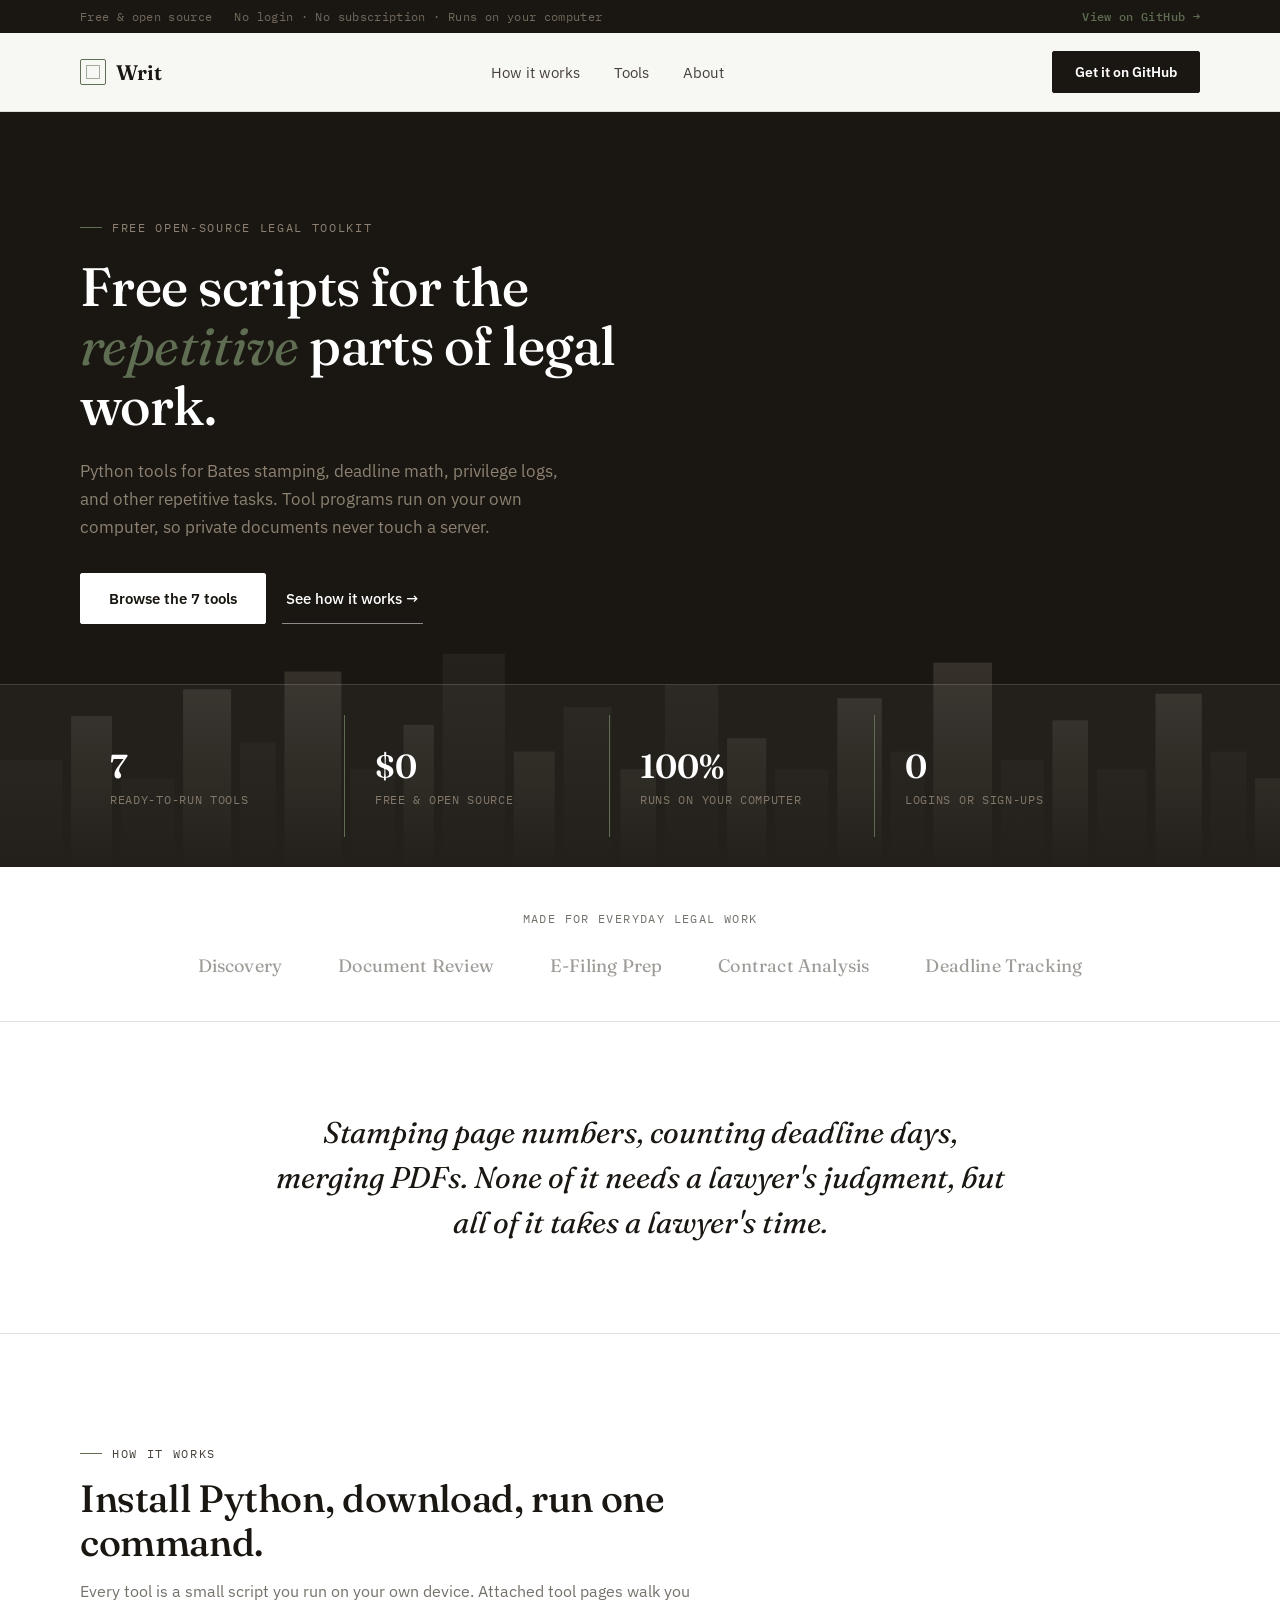
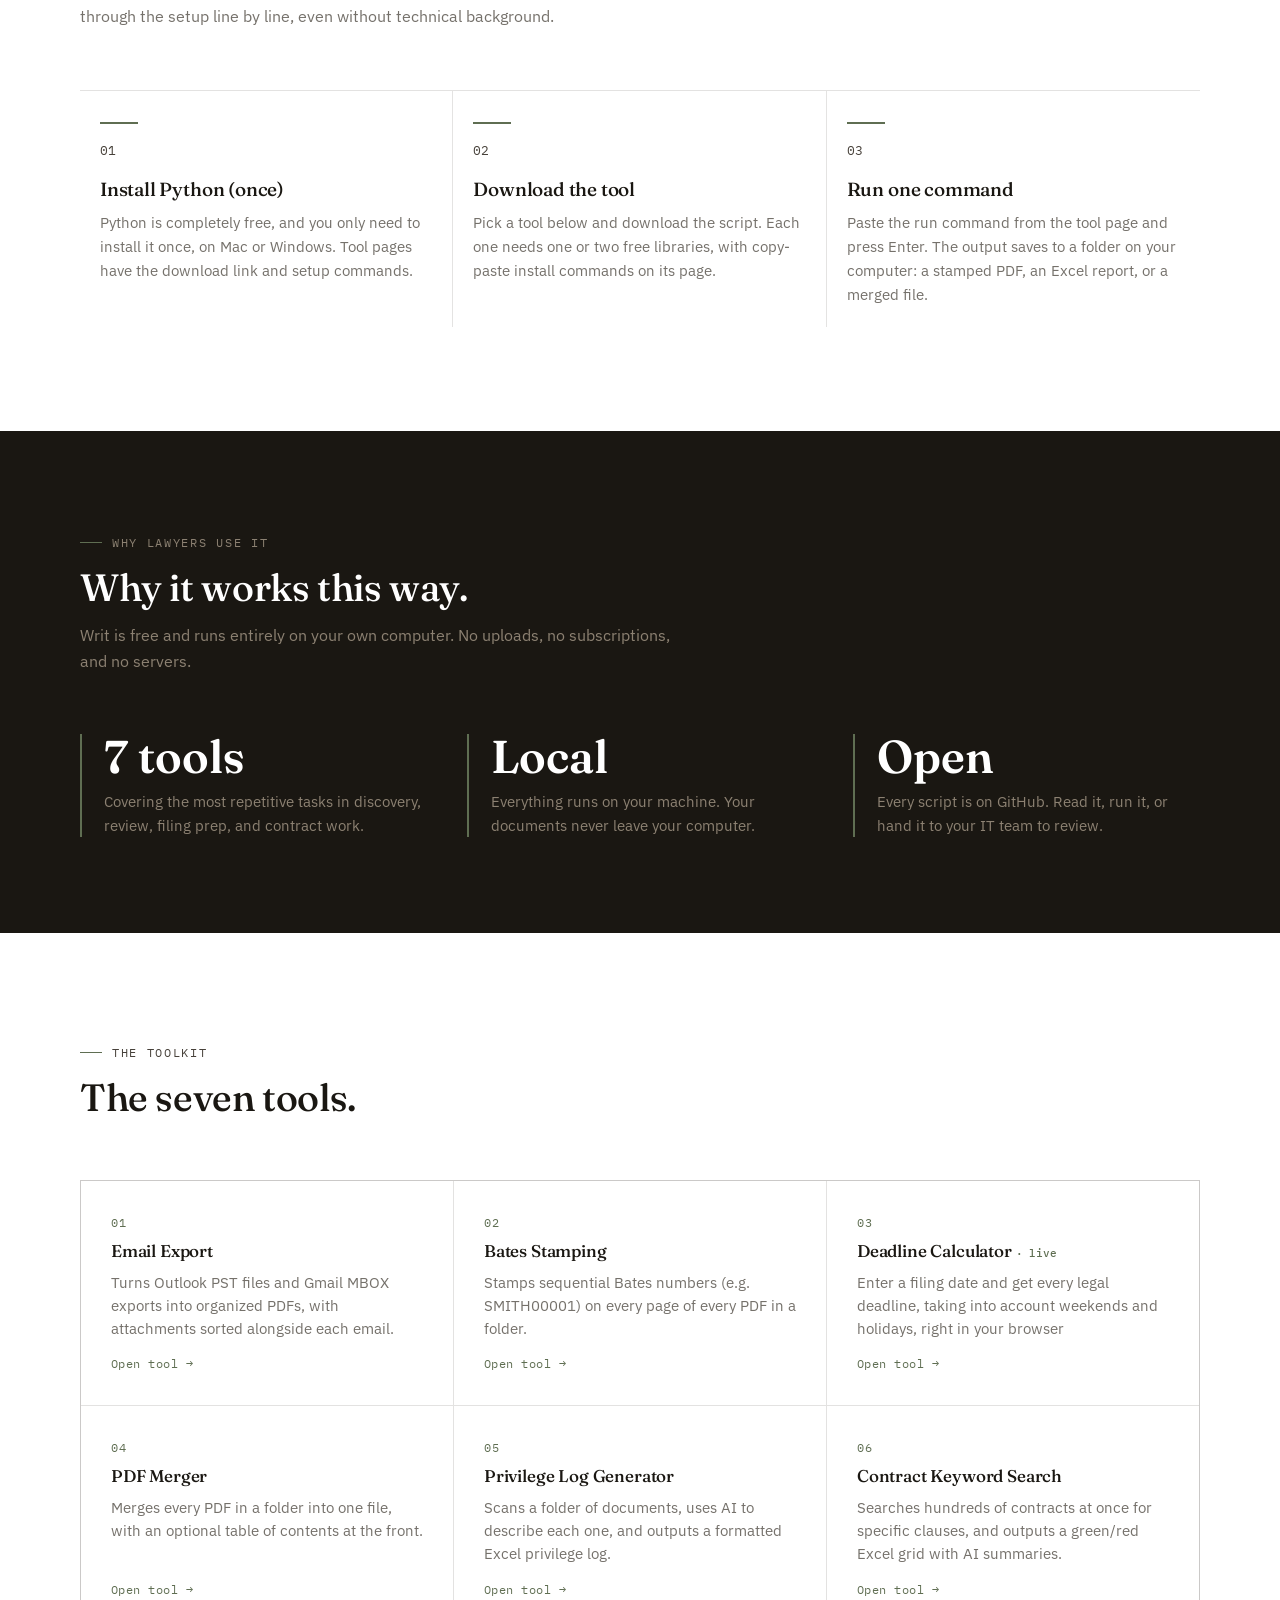
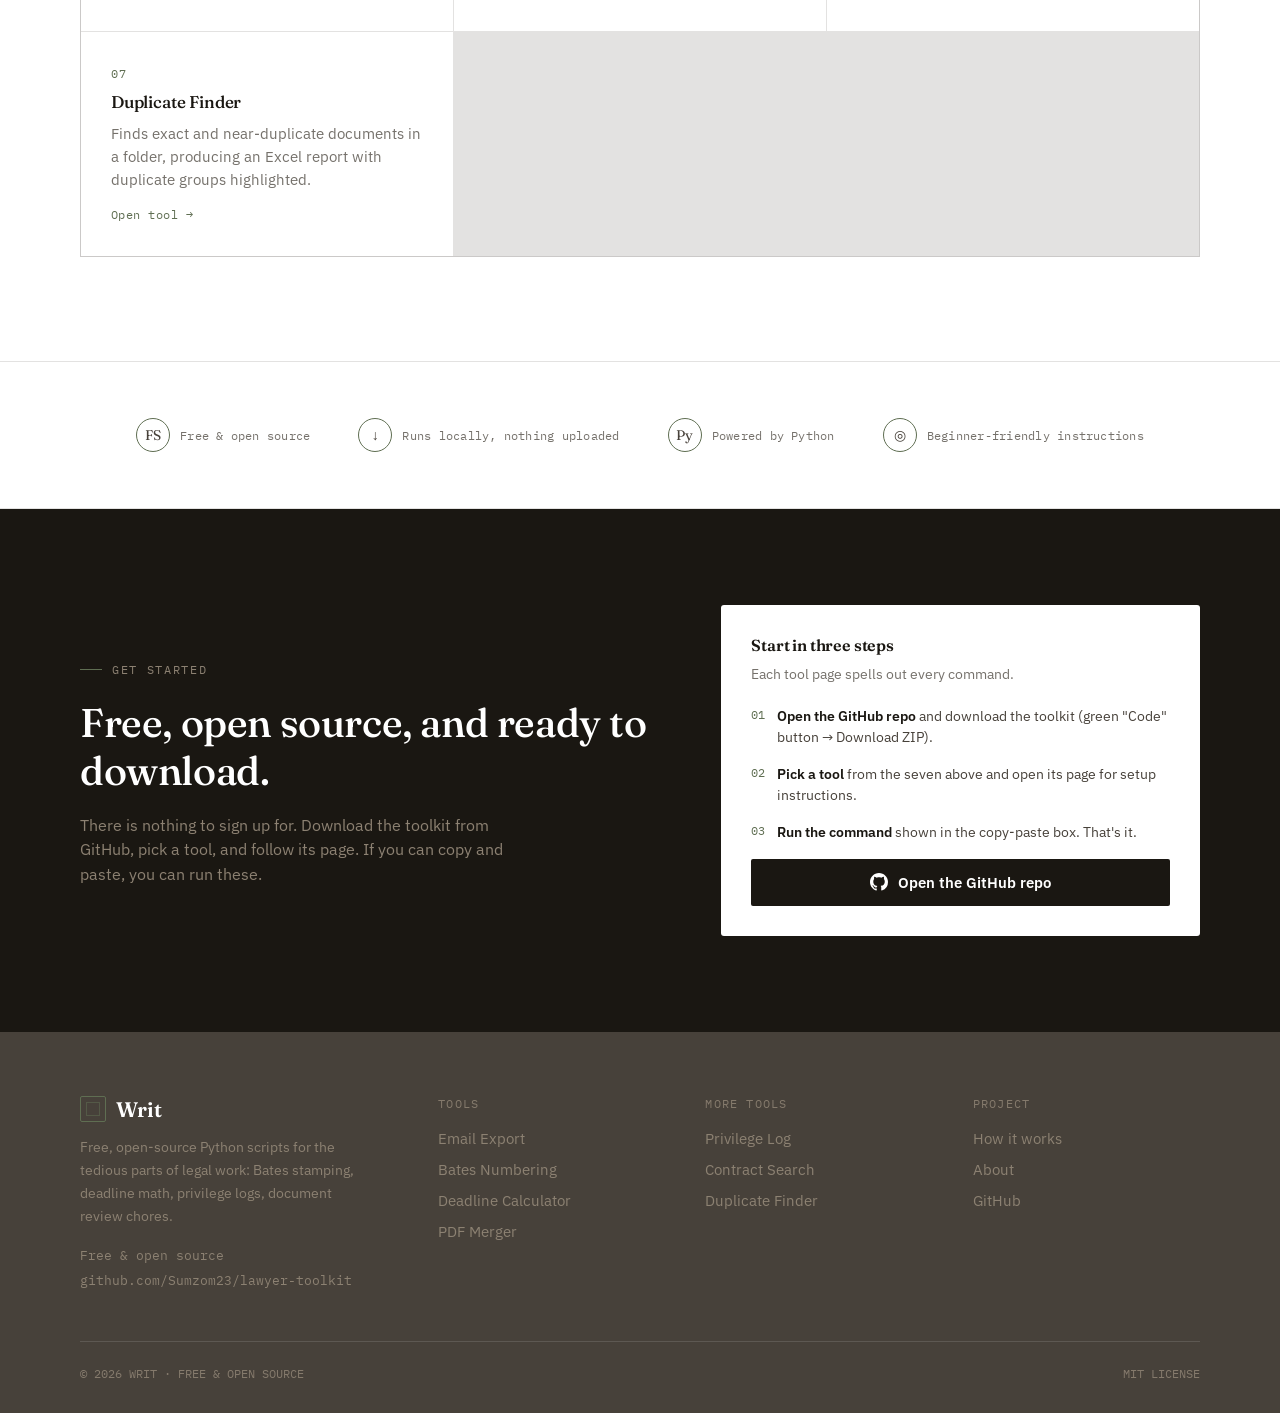
<file: index.html>
<!DOCTYPE html>
<html lang="en">
<head>
<meta charset="UTF-8">
<meta name="viewport" content="width=device-width, initial-scale=1.0">
<title>Writ — Free tools for legal busywork</title>
<link rel="preconnect" href="https://fonts.googleapis.com">
<link rel="preconnect" href="https://fonts.gstatic.com" crossorigin>
<link href="https://fonts.googleapis.com/css2?family=Fraunces:opsz,wght@9..144,300;9..144,400;9..144,500;9..144,600;9..144,700&family=Fraunces:ital,opsz,wght@1,9..144,400;1,9..144,500&family=IBM+Plex+Sans:wght@400;500;600;700&family=IBM+Plex+Mono:wght@400;500&display=swap" rel="stylesheet">
<style>
  :root{
    --ink:#1A1712;
    --ink-2:#47413A;
    --paper:#FFFFFF;
    --paper-2:#FFFFFF;
    --line:rgba(71,65,58,0.15);
    --line-dark:rgba(255,255,255,0.14);
    --brass:#47413A;
    --brass-light:#8C8172;
    --slate:#47413A;
    --slate-soft:rgba(71,65,58,0.75);
    --oxblood:#47413A;
    --white:#FFFFFF;
    --green:#5F6E52;
    --sage:#5F6E52;
  }

  *{box-sizing:border-box; margin:0; padding:0;}
  html{scroll-behavior:smooth;}
  body{
    background:var(--paper);
    color:var(--slate);
    font-family:'IBM Plex Sans', sans-serif;
    -webkit-font-smoothing:antialiased;
    overflow-x:hidden;
  }
  @media (prefers-reduced-motion: reduce){
    *{animation-duration:0.01ms !important; animation-iteration-count:1 !important; transition-duration:0.01ms !important;}
  }

  h1,h2,h3{
    font-family:'Fraunces', serif;
    font-weight:500;
    color:var(--ink);
    letter-spacing:-0.01em;
  }
  a{color:inherit; text-decoration:none;}
  .mono{font-family:'IBM Plex Mono', monospace; letter-spacing:0.02em;}
  .wrap{max-width:1200px; margin:0 auto; padding:0 40px;}
  ul{list-style:none;}

  /* ---------- TOP UTILITY BAR ---------- */
  .topbar{
    background:var(--ink); color:rgba(140,129,114,0.9);
    font-family:'IBM Plex Mono', monospace; font-size:12px; letter-spacing:0.03em;
  }
  .topbar .wrap{
    display:flex; justify-content:space-between; align-items:center; padding:9px 40px;
  }
  .topbar .tb-left{display:flex; gap:22px;}
  .topbar .tb-left span{opacity:0.85;}
  .topbar a.tb-phone{color:var(--sage); font-weight:500;}
  @media (max-width:700px){
    .topbar .tb-left{display:none;}
    .topbar .wrap{justify-content:center;}
  }

  /* ---------- NAV ---------- */
  header{
    position:sticky; top:0; z-index:50;
    background:rgba(247,247,244,0.92);
    backdrop-filter:blur(10px);
    border-bottom:1px solid var(--line);
  }
  nav{
    display:flex; align-items:center; justify-content:space-between;
    padding:18px 40px;
    max-width:1200px; margin:0 auto;
  }
  .logo{
    display:flex; align-items:center; gap:10px;
    font-family:'Fraunces', serif; font-weight:600; font-size:21px; color:var(--ink);
  }
  .logo .mark{
    width:26px; height:26px; border:1.5px solid var(--sage); border-radius:2px;
    position:relative; flex-shrink:0;
  }
  .logo .mark::before{
    content:''; position:absolute; top:5px; left:5px; right:5px; bottom:5px;
    border:1px solid var(--sage); opacity:0.55;
  }
  .nav-links{display:flex; gap:34px; font-size:14.5px; color:var(--slate);}
  .nav-links a{position:relative; padding:4px 0; transition:color 0.2s;}
  .nav-links a:hover{color:var(--ink);}
  .nav-links a::after{
    content:''; position:absolute; left:0; right:0; bottom:0; height:1px;
    background:var(--sage); transform:scaleX(0); transform-origin:left; transition:transform 0.25s ease;
  }
  .nav-links a:hover::after{transform:scaleX(1);}
  .nav-right{display:flex; align-items:center; gap:20px;}
  .nav-phone{font-family:'IBM Plex Mono', monospace; font-size:13.5px; color:var(--ink); font-weight:500;}
  .nav-cta{
    font-size:14px; font-weight:600; color:var(--paper);
    background:var(--ink); padding:11px 22px; border-radius:2px;
    border:1px solid var(--ink); transition:background 0.2s, color 0.2s;
  }
  .nav-cta:hover{background:var(--ink-2);}
  .nav-mobile-hide{display:flex;}
  @media (max-width:900px){
    .nav-mobile-hide{display:none;}
  }

  /* ---------- HERO (skyline + proof) ---------- */
  .hero{
    position:relative;
    background:var(--ink);
    color:var(--paper);
    overflow:hidden;
    padding-bottom:0;
  }
  .hero-inner{
    position:relative; z-index:3;
    padding:100px 0 60px;
  }
  .hero-inner .wrap{
    display:grid; grid-template-columns:1.05fr 0.95fr; gap:56px; align-items:center;
  }
  @media (max-width:960px){
    .hero-inner .wrap{grid-template-columns:1fr; gap:48px;}
  }
  .eyebrow{
    display:inline-flex; align-items:center; gap:10px;
    font-family:'IBM Plex Mono', monospace; font-size:12px; letter-spacing:0.14em;
    color:var(--brass-light); text-transform:uppercase; margin-bottom:22px;
  }
  .eyebrow::before{content:''; width:22px; height:1px; background:var(--sage);}
  .eyebrow.dark{color:var(--brass);}
  .eyebrow.dark::before{background:var(--sage);}

  h1.headline{
    font-size:clamp(34px, 4.4vw, 54px);
    line-height:1.1;
    margin-bottom:22px;
    color:var(--white);
  }
  h1.headline em{font-style:italic; font-weight:400; color:var(--sage);}
  .hero-sub{
    font-size:17px; line-height:1.65; color:#8C8172;
    max-width:480px; margin-bottom:32px;
  }
  .btn-row{display:flex; gap:16px; align-items:center; flex-wrap:wrap; margin-bottom:0;}
  .btn-primary{
    background:var(--white); color:var(--ink); padding:15px 28px;
    font-size:14.5px; font-weight:600; border-radius:2px;
    border:1px solid var(--white); transition:transform 0.2s ease, background 0.2s;
    display:inline-block;
  }
  .btn-primary:hover{background:var(--sage); border-color:var(--sage); color:var(--white); transform:translateY(-1px);}
  .btn-ghost-light{
    padding:15px 4px; font-size:14.5px; font-weight:500; color:var(--white);
    border-bottom:1px solid rgba(255,255,255,0.5);
  }

  /* skyline silhouette */
  .skyline{
    position:absolute; left:0; right:0; bottom:0; z-index:1; opacity:0.9;
    pointer-events:none;
  }
  .hero::after{
    content:''; position:absolute; inset:0; z-index:2;
    background:linear-gradient(180deg, rgba(26,23,18,0.2) 0%, rgba(26,23,18,0.55) 55%, var(--ink) 100%);
  }

  /* proof stat strip */
  .stat-strip{
    position:relative; z-index:3;
    border-top:1px solid var(--line-dark);
    background:rgba(255,255,255,0.04);
  }
  .stat-strip .wrap{
    display:grid; grid-template-columns:1fr 1fr 1fr 1fr 60px; padding:30px 40px;
    padding:30px 40px;
  }
  .stat{
    text-align:left; padding:30px; border-right:1px solid var(--sage);
  }
  .stat:last-child{border-right:none;}
  .stat .num{
    font-family:'Fraunces', serif; font-size:clamp(24px,2.6vw,34px); color:var(--white); font-weight:600; display:block;
  }
  .stat .label{
    font-family:'IBM Plex Mono', monospace; font-size:11.5px; letter-spacing:0.06em; color:rgba(140,129,114,0.9); text-transform:uppercase; margin-top:6px; display:block;
  }
  @media (max-width:820px){
    .stat-strip .wrap{grid-template-columns:repeat(2,1fr); gap:24px 0;}
    .stat{border-right:none; padding-right:0;}
  }

  /* ---------- PRESS / TRUST BAR ---------- */
  .press{
    padding:44px 0; border-bottom:1px solid var(--line); background:var(--paper);
  }
  .press .label{
    text-align:center; font-family:'IBM Plex Mono', monospace; font-size:11.5px; letter-spacing:0.12em;
    color:var(--slate-soft); text-transform:uppercase; margin-bottom:28px;
  }
  .press-row{
    display:flex; justify-content:center; align-items:center; flex-wrap:wrap; gap:44px 56px;
  }
  .press-name{
    font-family:'Fraunces', serif; font-size:18px; color:var(--slate-soft); opacity:0.7; letter-spacing:0.01em;
  }

  /* ---------- PROBLEM / LEDE ---------- */
  .problem{
    padding:88px 0; background:var(--paper-2); border-bottom:1px solid var(--line);
  }
  .problem .wrap{max-width:820px; text-align:center;}
  .problem p.lede{
    font-family:'Fraunces', serif; font-style:italic; font-weight:400;
    font-size:clamp(21px, 2.4vw, 30px); line-height:1.5; color:var(--ink);
  }
  .problem .attribution{
    margin-top:24px; font-family:'IBM Plex Mono', monospace; font-size:12px; color:var(--slate-soft); text-transform:uppercase; letter-spacing:0.08em;
  }

  /* ---------- HOW IT WORKS ---------- */
  .how{padding:104px 0;}
  .section-head{max-width:620px; margin-bottom:60px;}
  .section-head.center{margin-left:auto; margin-right:auto; text-align:center;}
  .section-head .eyebrow{margin-bottom:16px;}
  .section-head h2{font-size:clamp(28px,3vw,38px); line-height:1.15;}
  .section-head p{color:var(--slate-soft); font-size:16px; margin-top:14px; line-height:1.6;}

  .steps{
    display:grid; grid-template-columns:repeat(3, 1fr); gap:10;
    border-top:1px solid var(--line);
  }
  .step{padding:32px 12px 20px 20px; border-right:1px solid var(--line); position:relative;}
  .step:last-child{border-right:none;}
  .step .num{
    font-family:'IBM Plex Mono', monospace; font-size:13px; color:var(--brass);
    display:block; margin-bottom:18px; margin-top:-1px; padding-top:18px; border-top:2px solid var(--sage); width:38px;
  }
  .step h3{font-size:19px; margin-bottom:10px; font-weight:500;}
  .step p{color:var(--slate-soft); font-size:14.5px; line-height:1.65; padding-right:0;}
  @media (max-width:820px){
    .steps{grid-template-columns:1fr;}
    .step{border-right:none; border-bottom:1px solid var(--line); padding-bottom:32px;}
  }

  /* ---------- RESULTS / PROOF SECTION ---------- */
  .results{
    background:var(--ink); color:var(--paper); padding:96px 0; position:relative; overflow:hidden;
  }
  .results .wrap{position:relative; z-index:2;}
  .results .section-head h2{color:var(--white);}
  .results .section-head p{color:#8C8172;}
  .results-grid{
    display:grid; grid-template-columns:repeat(3,1fr); gap:40px; margin-top:20px;
  }
  .result-card{border-left:2px solid var(--sage); padding-left:22px;}
  .result-card .num{font-family:'Fraunces', serif; font-size:clamp(32px,4vw,46px); color:var(--white); font-weight:600; display:block; line-height:1;}
  .result-card .desc{font-size:14.5px; color:#8C8172; margin-top:10px; line-height:1.6;}
  @media (max-width:820px){
    .results-grid{grid-template-columns:1fr; gap:32px;}
  }

  /* ---------- FEATURES / TOOLS ---------- */
  .features{padding:0 0 104px;}
  .feature-grid{
    display:grid; grid-template-columns:repeat(3, 1fr); gap:1px;
    background:var(--line); border:1px solid var(--line);
  }
  .feature{background:var(--paper); padding:34px 30px; min-height:190px; display:flex; flex-direction:column; transition:background 0.18s;}
  a.feature:hover{background:#FAFAF8;}
  .feature .tick{width:9px; height:9px; background:var(--sage); margin-bottom:18px; border-radius:1px;}
  .feature .tnum{font-family:'IBM Plex Mono', monospace; font-size:11.5px; color:var(--sage); letter-spacing:0.06em; margin-bottom:10px;}
  .feature h3{font-size:17px; margin-bottom:10px; font-weight:500;}
  .feature p{font-size:14.5px; color:var(--slate-soft); line-height:1.6;}
  .feature .go{margin-top:auto; padding-top:16px; font-family:'IBM Plex Mono', monospace; font-size:12px; color:var(--sage); letter-spacing:0.04em;}
  @media (max-width:900px){.feature-grid{grid-template-columns:1fr;}}

  /* ---------- AWARDS / CREDIBILITY BADGES ---------- */
  .badges{
    padding:56px 0; border-top:1px solid var(--line); border-bottom:1px solid var(--line);
  }
  .badges-row{
    display:flex; justify-content:center; align-items:center; flex-wrap:wrap; gap:36px 48px;
  }
  .badge{
    display:flex; align-items:center; gap:10px; font-family:'IBM Plex Mono', monospace; font-size:12px;
    color:var(--slate-soft); letter-spacing:0.02em;
  }
  .badge .ring{
    width:34px; height:34px; border-radius:50%; border:1.5px solid var(--sage);
    display:flex; align-items:center; justify-content:center; font-family:'Fraunces', serif; color:var(--brass); font-size:14px; flex-shrink:0;
  }

  /* ---------- CTA / GET STARTED ---------- */
  .cta-band{
    background:var(--ink); color:var(--paper); padding:96px 0; position:relative; overflow:hidden;
  }
  .cta-band .wrap{
    position:relative; z-index:2; display:grid; grid-template-columns:1.1fr 0.9fr; gap:56px; align-items:center;
  }
  @media (max-width:900px){ .cta-band .wrap{grid-template-columns:1fr;} }
  .cta-band h2{color:var(--paper); font-size:clamp(28px,3.2vw,40px); margin-bottom:18px; line-height:1.2;}
  .cta-band p{color:#8C8172; font-size:15.5px; margin-bottom:0; line-height:1.6; max-width:440px;}
  .get-started{
    background:var(--paper); border-radius:3px; padding:30px; color:var(--slate);
  }
  .get-started h3{font-size:16px; margin-bottom:8px; color:var(--ink); font-weight:600;}
  .get-started p.gs-lede{font-size:14px; color:var(--slate-soft); line-height:1.6; margin-bottom:20px;}
  .gs-step{display:flex; gap:12px; align-items:flex-start; margin-bottom:16px;}
  .gs-step .gs-n{font-family:'IBM Plex Mono', monospace; font-size:12px; color:var(--sage); flex-shrink:0; padding-top:1px;}
  .gs-step .gs-t{font-size:14px; color:var(--slate); line-height:1.5;}
  .gs-step .gs-t b{color:var(--ink); font-weight:600;}
  .btn-github{
    margin-top:12px; width:100%; background:var(--ink); color:var(--paper); padding:14px; border:none; border-radius:2px;
    font-size:14.5px; font-weight:600; cursor:pointer; transition:background 0.2s; display:flex; align-items:center; justify-content:center; gap:10px;
  }
  .btn-github:hover{background:var(--ink-2);}
  .btn-github svg{width:18px; height:18px; fill:currentColor;}

  /* ---------- FOOTER ---------- */
  footer{background:var(--ink-2); color:#8C8172; padding:64px 0 32px;}
  .foot-grid{display:grid; grid-template-columns:1.4fr 1fr 1fr 1fr; gap:40px; margin-bottom:48px;}
  .foot-grid .logo{color:var(--paper); margin-bottom:14px;}
  .foot-grid .logo .mark{border-color:var(--sage);}
  .foot-grid .logo .mark::before{border-color:var(--sage);}
  .foot-about{font-size:14px; line-height:1.65; color:#8C8172; max-width:280px;}
  .foot-contact{margin-top:16px; font-family:'IBM Plex Mono', monospace; font-size:13px; color:#8C8172; line-height:1.9;}
  .foot-col h4{
    font-family:'IBM Plex Mono', monospace; font-size:12px; letter-spacing:0.1em; text-transform:uppercase;
    color:rgba(140,129,114,0.9); margin-bottom:18px; font-weight:400;
  }
  .foot-col a{display:block; font-size:14.5px; color:#8C8172; margin-bottom:12px; transition:color 0.2s;}
  .foot-col a:hover{color:var(--paper);}
  .foot-bottom{
    border-top:1px solid rgba(255,255,255,0.12); padding-top:24px;
    display:flex; justify-content:space-between; flex-wrap:wrap; gap:12px;
    font-size:12px; color:rgba(140,129,114,0.9); font-family:'IBM Plex Mono', monospace;
  }
  @media (max-width:820px){ .foot-grid{grid-template-columns:1fr 1fr;} }
  @media (max-width:560px){
    .wrap{padding:0 22px;}
    .foot-grid{grid-template-columns:1fr;}
  }

  /* ================= TOOL / CONTENT PAGE STYLES ================= */
  .page-hero{
    background:var(--ink); color:var(--paper); padding:64px 0 56px; position:relative; overflow:hidden;
  }
  .page-hero .wrap{position:relative; z-index:2;}
  .crumb{
    font-family:'IBM Plex Mono', monospace; font-size:12px; letter-spacing:0.05em; color:var(--sage); margin-bottom:18px;
  }
  .crumb a{color:var(--sage);}
  .crumb span{color:rgba(140,129,114,0.7);}
  .page-hero .toolnum{
    font-family:'IBM Plex Mono', monospace; font-size:12px; letter-spacing:0.12em; color:var(--brass-light); text-transform:uppercase; margin-bottom:14px;
  }
  .page-hero h1{
    font-size:clamp(30px,3.6vw,44px); line-height:1.12; color:var(--white); margin-bottom:16px; max-width:760px;
  }
  .page-hero .lede{
    font-size:17px; line-height:1.6; color:#8C8172; max-width:620px;
  }
  .page-hero .hero-btns{margin-top:28px; display:flex; gap:14px; flex-wrap:wrap;}

  /* content layout */
  .content{padding:72px 0 96px;}
  .content .wrap{display:grid; grid-template-columns:1fr 300px; gap:64px; align-items:start;}
  @media (max-width:900px){ .content .wrap{grid-template-columns:1fr; gap:40px;} }

  .doc h2{
    font-size:24px; margin:44px 0 16px; padding-top:28px; border-top:1px solid var(--line);
  }
  .doc h2:first-child{margin-top:0; padding-top:0; border-top:none;}
  .doc h3{font-size:17px; margin:26px 0 10px; font-weight:600;}
  .doc p{font-size:15.5px; line-height:1.7; color:var(--slate); margin-bottom:14px;}
  .doc p b{color:var(--ink);}
  .doc .plain{font-size:15.5px; line-height:1.7; color:var(--slate);}

  .callout{
    background:#FAFAF8; border:1px solid var(--line); border-left:2px solid var(--sage);
    padding:18px 20px; border-radius:2px; margin:18px 0; font-size:14.5px; line-height:1.65; color:var(--slate);
  }
  .callout b{color:var(--ink);}

  /* numbered instruction steps */
  ol.instructions{counter-reset:step; margin:8px 0 8px; padding:0;}
  ol.instructions li{
    list-style:none; position:relative; padding:0 0 22px 46px; counter-increment:step;
  }
  ol.instructions li::before{
    content:counter(step); position:absolute; left:0; top:-2px;
    width:30px; height:30px; border-radius:50%; border:1.5px solid var(--sage); color:var(--sage);
    display:flex; align-items:center; justify-content:center; font-family:'IBM Plex Mono', monospace; font-size:13px;
  }
  ol.instructions li::after{
    content:''; position:absolute; left:15px; top:30px; bottom:2px; width:1px; background:var(--line);
  }
  ol.instructions li:last-child::after{display:none;}
  ol.instructions li h4{font-family:'IBM Plex Sans', sans-serif; font-size:15.5px; color:var(--ink); font-weight:600; margin-bottom:5px;}
  ol.instructions li p{font-size:14.5px; line-height:1.6; color:var(--slate); margin-bottom:8px;}

  /* code / command box */
  .code{
    position:relative; background:var(--ink); border-radius:3px; padding:16px 18px; margin:12px 0 6px;
    font-family:'IBM Plex Mono', monospace; font-size:13.5px; line-height:1.7; color:#E9E4DA; overflow-x:auto;
  }
  .code .cmt{color:#8C8172;}
  .code .tab{
    display:inline-block; font-family:'IBM Plex Mono', monospace; font-size:10px; letter-spacing:0.08em; text-transform:uppercase;
    color:var(--sage); border:1px solid rgba(95,110,82,0.5); border-radius:2px; padding:2px 7px; margin-bottom:10px;
  }
  .copy-btn{
    position:absolute; top:12px; right:12px; background:rgba(255,255,255,0.08); color:#E9E4DA; border:1px solid rgba(255,255,255,0.18);
    border-radius:2px; font-family:'IBM Plex Mono', monospace; font-size:11px; padding:5px 10px; cursor:pointer; transition:background 0.15s;
  }
  .copy-btn:hover{background:rgba(255,255,255,0.16);}
  .code.has-copy{padding-top:40px;}

  /* two-column os commands */
  .os-grid{display:grid; grid-template-columns:1fr 1fr; gap:16px; margin:14px 0;}
  @media (max-width:640px){ .os-grid{grid-template-columns:1fr;} }
  .os-label{font-family:'IBM Plex Mono', monospace; font-size:11px; letter-spacing:0.08em; text-transform:uppercase; color:var(--sage); margin-bottom:6px;}

  /* errors table */
  table.errors{width:100%; border-collapse:collapse; margin:14px 0; font-size:14.5px;}
  table.errors th{
    text-align:left; font-family:'IBM Plex Mono', monospace; font-size:11px; letter-spacing:0.06em; text-transform:uppercase;
    color:var(--slate-soft); font-weight:400; padding:10px 14px; border-bottom:1px solid var(--line);
  }
  table.errors td{padding:12px 14px; border-bottom:1px solid var(--line); vertical-align:top; line-height:1.55; color:var(--slate);}
  table.errors td.err{font-family:'IBM Plex Mono', monospace; font-size:12.5px; color:var(--ink); white-space:nowrap;}
  @media (max-width:640px){ table.errors td.err{white-space:normal;} }

  /* sidebar */
  .sidebar{position:sticky; top:88px;}
  .side-card{border:1px solid var(--line); border-radius:3px; padding:24px; margin-bottom:20px;}
  .side-card h4{font-family:'IBM Plex Mono', monospace; font-size:11px; letter-spacing:0.08em; text-transform:uppercase; color:var(--slate-soft); margin-bottom:14px; font-weight:400;}
  .side-card .req{font-size:14px; line-height:1.6; color:var(--slate); margin-bottom:6px;}
  .side-card .req b{color:var(--ink);}
  .btn-download{
    width:100%; background:var(--ink); color:var(--paper); padding:14px; border-radius:2px; text-align:center;
    font-size:14.5px; font-weight:600; display:flex; align-items:center; justify-content:center; gap:10px; transition:background 0.2s;
  }
  .btn-download:hover{background:var(--sage);}
  .btn-download svg{width:17px; height:17px; fill:currentColor;}
  .side-links a{display:block; font-size:14px; color:var(--slate); padding:8px 0; border-bottom:1px solid var(--line); transition:color 0.18s;}
  .side-links a:last-child{border-bottom:none;}
  .side-links a:hover{color:var(--sage);}

  /* other-tools nav strip at bottom of tool pages */
  .more-tools{border-top:1px solid var(--line); padding:56px 0 0;}
  .more-tools h4{font-family:'IBM Plex Mono', monospace; font-size:11px; letter-spacing:0.1em; text-transform:uppercase; color:var(--slate-soft); margin-bottom:20px; font-weight:400;}
  .mt-grid{display:grid; grid-template-columns:repeat(3,1fr); gap:1px; background:var(--line); border:1px solid var(--line);}
  @media (max-width:820px){ .mt-grid{grid-template-columns:1fr;} }
  .mt-grid a{background:var(--paper); padding:20px 22px; transition:background 0.15s;}
  .mt-grid a:hover{background:#FAFAF8;}
  .mt-grid .tnum{font-family:'IBM Plex Mono', monospace; font-size:11px; color:var(--sage); margin-bottom:6px;}
  .mt-grid h3{font-size:15.5px; font-weight:500; margin-bottom:4px;}
  .mt-grid p{font-size:13px; color:var(--slate-soft); line-height:1.5;}

  /* deadline calculator tool */
  .calc-wrap{max-width:900px;}
  .calc-panel{border:1px solid var(--line); border-radius:3px; padding:28px; margin-bottom:28px; background:#FAFAF8;}
  .calc-row{display:grid; grid-template-columns:1fr 1fr; gap:20px;}
  @media (max-width:640px){ .calc-row{grid-template-columns:1fr;} }
  .calc-field label{display:block; font-family:'IBM Plex Mono', monospace; font-size:11px; letter-spacing:0.05em; text-transform:uppercase; color:var(--slate-soft); margin-bottom:7px;}
  .calc-field input, .calc-field select{
    width:100%; border:1px solid var(--line); border-radius:2px; padding:12px; font-family:'IBM Plex Sans', sans-serif; font-size:15px; background:var(--white); color:var(--ink);
  }
  .calc-field input:focus, .calc-field select:focus{outline:2px solid var(--sage); outline-offset:1px; border-color:var(--sage);}
  .calc-actions{margin-top:22px; display:flex; gap:14px; flex-wrap:wrap; align-items:center;}
  .btn-calc{background:var(--ink); color:var(--paper); border:none; border-radius:2px; padding:13px 26px; font-size:14.5px; font-weight:600; cursor:pointer; transition:background 0.2s;}
  .btn-calc:hover{background:var(--sage);}
  .btn-calc.secondary{background:transparent; color:var(--ink); border:1px solid var(--line);}
  .btn-calc.secondary:hover{background:var(--white); border-color:var(--sage); color:var(--sage);}
  .rules-note{font-size:13px; color:var(--slate-soft); margin-top:14px; line-height:1.5;}
  .results-table{width:100%; border-collapse:collapse; margin-top:8px; font-size:14.5px;}
  .results-table th{text-align:left; font-family:'IBM Plex Mono', monospace; font-size:11px; letter-spacing:0.06em; text-transform:uppercase; color:var(--slate-soft); font-weight:400; padding:12px 14px; border-bottom:1px solid var(--line);}
  .results-table td{padding:13px 14px; border-bottom:1px solid var(--line); color:var(--slate); line-height:1.5;}
  .results-table td.date{font-family:'IBM Plex Mono', monospace; font-size:13.5px; color:var(--ink); white-space:nowrap;}
  .results-table tr.weekend-adj td.date{color:var(--sage);}
  .results-table .adjnote{font-family:'IBM Plex Mono', monospace; font-size:11px; color:var(--sage); display:block; margin-top:3px;}
  .empty-state{text-align:center; padding:48px 20px; color:var(--slate-soft); font-size:15px;}
  #resultsCard{display:none;}

</style>
</head>
<body>

<div class="topbar">
  <div class="wrap">
    <div class="tb-left">
      <span>Free &amp; open source</span>
      <span>No login · No subscription · Runs on your computer</span>
    </div>
    <a href="https://github.com/Sumzom23/lawyer-toolkit" class="tb-phone">View on GitHub →</a>
  </div>
</div>

<header>
  <nav>
    <div class="logo"><span class="mark"></span>Writ</div>
    <div class="nav-links nav-mobile-hide">
      <a href="#how">How it works</a>
      <a href="#tools">Tools</a>
      <a href="about.html">About</a>
    </div>
    <div class="nav-right">
      <a href="https://github.com/Sumzom23/lawyer-toolkit" class="nav-cta">Get it on GitHub</a>
    </div>
  </nav>
</header>

<section class="hero">
  <svg class="skyline" viewBox="0 0 1440 260" preserveAspectRatio="none" xmlns="http://www.w3.org/2000/svg" aria-hidden="true">
    <rect x="0" y="140" width="70" height="120" fill="#47413A"/>
    <rect x="80" y="90" width="46" height="170" fill="#8C8172"/>
    <rect x="136" y="160" width="60" height="100" fill="#47413A"/>
    <rect x="206" y="60" width="54" height="200" fill="#8C8172"/>
    <rect x="270" y="120" width="40" height="140" fill="#47413A"/>
    <rect x="320" y="40" width="64" height="220" fill="#8C8172"/>
    <rect x="394" y="150" width="50" height="110" fill="#47413A"/>
    <rect x="454" y="100" width="34" height="160" fill="#8C8172"/>
    <rect x="498" y="20" width="70" height="240" fill="#47413A"/>
    <rect x="578" y="130" width="46" height="130" fill="#8C8172"/>
    <rect x="634" y="80" width="54" height="180" fill="#47413A"/>
    <rect x="698" y="150" width="40" height="110" fill="#8C8172"/>
    <rect x="748" y="55" width="60" height="205" fill="#47413A"/>
    <rect x="818" y="115" width="44" height="145" fill="#8C8172"/>
    <rect x="872" y="150" width="60" height="110" fill="#47413A"/>
    <rect x="942" y="70" width="50" height="190" fill="#8C8172"/>
    <rect x="1002" y="130" width="38" height="130" fill="#47413A"/>
    <rect x="1050" y="30" width="66" height="230" fill="#8C8172"/>
    <rect x="1126" y="140" width="48" height="120" fill="#47413A"/>
    <rect x="1184" y="95" width="40" height="165" fill="#8C8172"/>
    <rect x="1234" y="150" width="56" height="110" fill="#47413A"/>
    <rect x="1300" y="65" width="52" height="195" fill="#8C8172"/>
    <rect x="1362" y="130" width="40" height="130" fill="#47413A"/>
    <rect x="1412" y="160" width="28" height="100" fill="#8C8172"/>
  </svg>

  <div class="hero-inner">
    <div class="wrap">
      <div>
        <div class="eyebrow">Free open-source legal toolkit</div>
        <h1 class="headline">Free scripts for the <em>repetitive</em> parts of legal work.</h1>
        <p class="hero-sub">Python tools for Bates stamping, deadline math, privilege logs, and other repetitive tasks. Tool programs run on your own computer, so private documents never touch a server.</p>
        <div class="btn-row">
          <a href="#tools" class="btn-primary">Browse the 7 tools</a>
          <a href="#how" class="btn-ghost-light">See how it works →</a>
        </div>
      </div>
      <div></div>
    </div>
  </div>

  <div class="stat-strip">
    <div class="wrap">
      <div class="stat"><span class="num">7</span><span class="label">Ready-to-run tools</span></div>
      <div class="stat"><span class="num">$0</span><span class="label">Free &amp; open source</span></div>
      <div class="stat"><span class="num">100%</span><span class="label">Runs on your computer</span></div>
      <div class="stat"><span class="num">0</span><span class="label">Logins or sign-ups</span></div>
    </div>
  </div>
</section>

<section class="press">
  <div class="wrap">
    <div class="label">Made for everyday legal work</div>
    <div class="press-row">
      <div class="press-name">Discovery</div>
      <div class="press-name">Document Review</div>
      <div class="press-name">E-Filing Prep</div>
      <div class="press-name">Contract Analysis</div>
      <div class="press-name">Deadline Tracking</div>
    </div>
  </div>
</section>

<section class="problem">
  <div class="wrap">
    <p class="lede">Stamping page numbers, counting deadline days, merging PDFs. None of it needs a lawyer's judgment, but all of it takes a lawyer's time.</p>
  </div>
</section>

<section class="how" id="how">
  <div class="wrap">
    <div class="section-head">
      <div class="eyebrow dark">How it works</div>
      <h2>Install Python, download, run one command.</h2>
      <p>Every tool is a small script you run on your own device. Attached tool pages walk you through the setup line by line, even without technical background.</p>
    </div>
    <div class="steps">
      <div class="step">
        <span class="num">01</span>
        <h3>Install Python (once)</h3>
        <p>Python is completely free, and you only need to install it once, on Mac or Windows. Tool pages have the download link and setup commands.</p>
      </div>
      <div class="step">
        <span class="num">02</span>
        <h3>Download the tool</h3>
        <p>Pick a tool below and download the script. Each one needs one or two free libraries, with copy-paste install commands on its page.</p>
      </div>
      <div class="step">
        <span class="num">03</span>
        <h3>Run one command</h3>
        <p>Paste the run command from the tool page and press Enter. The output saves to a folder on your computer: a stamped PDF, an Excel report, or a merged file.</p>
      </div>
    </div>
  </div>
</section>

<section class="results" id="results">
  <div class="wrap">
    <div class="section-head">
      <div class="eyebrow">Why lawyers use it</div>
      <h2>Why it works this way.</h2>
      <p>Writ is free and runs entirely on your own computer. No uploads, no subscriptions, and no servers.</p>
    </div>
    <div class="results-grid">
      <div class="result-card">
        <span class="num">7 tools</span>
        <div class="desc">Covering the most repetitive tasks in discovery, review, filing prep, and contract work.</div>
      </div>
      <div class="result-card">
        <span class="num">Local</span>
        <div class="desc">Everything runs on your machine. Your documents never leave your computer.</div>
      </div>
      <div class="result-card">
        <span class="num">Open</span>
        <div class="desc">Every script is on GitHub. Read it, run it, or hand it to your IT team to review.</div>
      </div>
    </div>
  </div>
</section>

<section class="features" id="tools">
  <div class="wrap">
    <div class="section-head" style="margin-top:104px;">
      <div class="eyebrow dark">The toolkit</div>
      <h2>The seven tools.</h2>
    </div>
    <div class="feature-grid">
      <a class="feature" href="tools/email-export.html">
        <div class="tnum">01</div>
        <h3>Email Export</h3>
        <p>Turns Outlook PST files and Gmail MBOX exports into organized PDFs, with attachments sorted alongside each email.</p>
        <div class="go">Open tool →</div>
      </a>
      <a class="feature" href="tools/bates-numbering.html">
        <div class="tnum">02</div>
        <h3>Bates Stamping</h3>
        <p>Stamps sequential Bates numbers (e.g. SMITH00001) on every page of every PDF in a folder.</p>
        <div class="go">Open tool →</div>
      </a>
      <a class="feature" href="tools/deadline-calculator.html">
        <div class="tnum">03</div>
        <h3>Deadline Calculator <span style="color:var(--sage); font-family:'IBM Plex Mono',monospace; font-size:11px;">· live</span></h3>
        <p>Enter a filing date and get every legal deadline, taking into account weekends and holidays, right in your browser</p>
        <div class="go">Open tool →</div>
      </a>
      <a class="feature" href="tools/pdf-merger.html">
        <div class="tnum">04</div>
        <h3>PDF Merger</h3>
        <p>Merges every PDF in a folder into one file, with an optional table of contents at the front.</p>
        <div class="go">Open tool →</div>
      </a>
      <a class="feature" href="tools/privilege-log.html">
        <div class="tnum">05</div>
        <h3>Privilege Log Generator</h3>
        <p>Scans a folder of documents, uses AI to describe each one, and outputs a formatted Excel privilege log.</p>
        <div class="go">Open tool →</div>
      </a>
      <a class="feature" href="tools/contract-search.html">
        <div class="tnum">06</div>
        <h3>Contract Keyword Search</h3>
        <p>Searches hundreds of contracts at once for specific clauses, and outputs a green/red Excel grid with AI summaries.</p>
        <div class="go">Open tool →</div>
      </a>
      <a class="feature" href="tools/duplicate-finder.html">
        <div class="tnum">07</div>
        <h3>Duplicate Finder</h3>
        <p>Finds exact and near-duplicate documents in a folder, producing an Excel report with duplicate groups highlighted.</p>
        <div class="go">Open tool →</div>
      </a>
    </div>
  </div>
</section>

<section class="badges">
  <div class="wrap">
    <div class="badges-row">
      <div class="badge"><span class="ring">FS</span> Free &amp; open source</div>
      <div class="badge"><span class="ring">↓</span> Runs locally, nothing uploaded</div>
      <div class="badge"><span class="ring">Py</span> Powered by Python</div>
      <div class="badge"><span class="ring">◎</span> Beginner-friendly instructions</div>
    </div>
  </div>
</section>



<section class="cta-band" id="get-started">
  <div class="wrap">
    <div>
      <div class="eyebrow">Get started</div>
      <h2>Free, open source, and ready to download.</h2>
      <p>There is nothing to sign up for. Download the toolkit from GitHub, pick a tool, and follow its page. If you can copy and paste, you can run these.</p>
    </div>
    <div class="get-started">
      <h3>Start in three steps</h3>
      <p class="gs-lede">Each tool page spells out every command.</p>
      <div class="gs-step"><span class="gs-n">01</span><span class="gs-t"><b>Open the GitHub repo</b> and download the toolkit (green "Code" button → Download ZIP).</span></div>
      <div class="gs-step"><span class="gs-n">02</span><span class="gs-t"><b>Pick a tool</b> from the seven above and open its page for setup instructions.</span></div>
      <div class="gs-step"><span class="gs-n">03</span><span class="gs-t"><b>Run the command</b> shown in the copy-paste box. That's it.</span></div>
      <a href="https://github.com/Sumzom23/lawyer-toolkit" class="btn-github">
        <svg viewBox="0 0 16 16" aria-hidden="true"><path d="M8 0C3.58 0 0 3.58 0 8c0 3.54 2.29 6.53 5.47 7.59.4.07.55-.17.55-.38 0-.19-.01-.82-.01-1.49-2.01.37-2.53-.49-2.69-.94-.09-.23-.48-.94-.82-1.13-.28-.15-.68-.52-.01-.53.63-.01 1.08.58 1.23.82.72 1.21 1.87.87 2.33.66.07-.52.28-.87.51-1.07-1.78-.2-3.64-.89-3.64-3.95 0-.87.31-1.59.82-2.15-.08-.2-.36-1.02.08-2.12 0 0 .67-.21 2.2.82.64-.18 1.32-.27 2-.27.68 0 1.36.09 2 .27 1.53-1.04 2.2-.82 2.2-.82.44 1.1.16 1.92.08 2.12.51.56.82 1.27.82 2.15 0 3.07-1.87 3.75-3.65 3.95.29.25.54.73.54 1.48 0 1.07-.01 1.93-.01 2.2 0 .21.15.46.55.38A8.01 8.01 0 0016 8c0-4.42-3.58-8-8-8z"/></svg>
        Open the GitHub repo
      </a>
    </div>
  </div>
</section>

<footer>
  <div class="wrap">
    <div class="foot-grid">
      <div>
        <div class="logo"><span class="mark"></span>Writ</div>
        <p class="foot-about">Free, open-source Python scripts for the tedious parts of legal work: Bates stamping, deadline math, privilege logs, document review chores.</p>
        <div class="foot-contact">
          Free &amp; open source<br>
          github.com/Sumzom23/lawyer-toolkit
        </div>
      </div>
      <div class="foot-col">
        <h4>Tools</h4>
        <a href="tools/email-export.html">Email Export</a>
        <a href="tools/bates-numbering.html">Bates Numbering</a>
        <a href="tools/deadline-calculator.html">Deadline Calculator</a>
        <a href="tools/pdf-merger.html">PDF Merger</a>
      </div>
      <div class="foot-col">
        <h4>More tools</h4>
        <a href="tools/privilege-log.html">Privilege Log</a>
        <a href="tools/contract-search.html">Contract Search</a>
        <a href="tools/duplicate-finder.html">Duplicate Finder</a>
      </div>
      <div class="foot-col">
        <h4>Project</h4>
        <a href="#how">How it works</a>
        <a href="about.html">About</a>
        <a href="https://github.com/Sumzom23/lawyer-toolkit">GitHub</a>
      </div>
    </div>
    <div class="foot-bottom">
      <span>© 2026 WRIT · FREE &amp; OPEN SOURCE</span>
      <span>MIT LICENSE</span>
    </div>
  </div>
</footer>

</body>
</html>
</file>
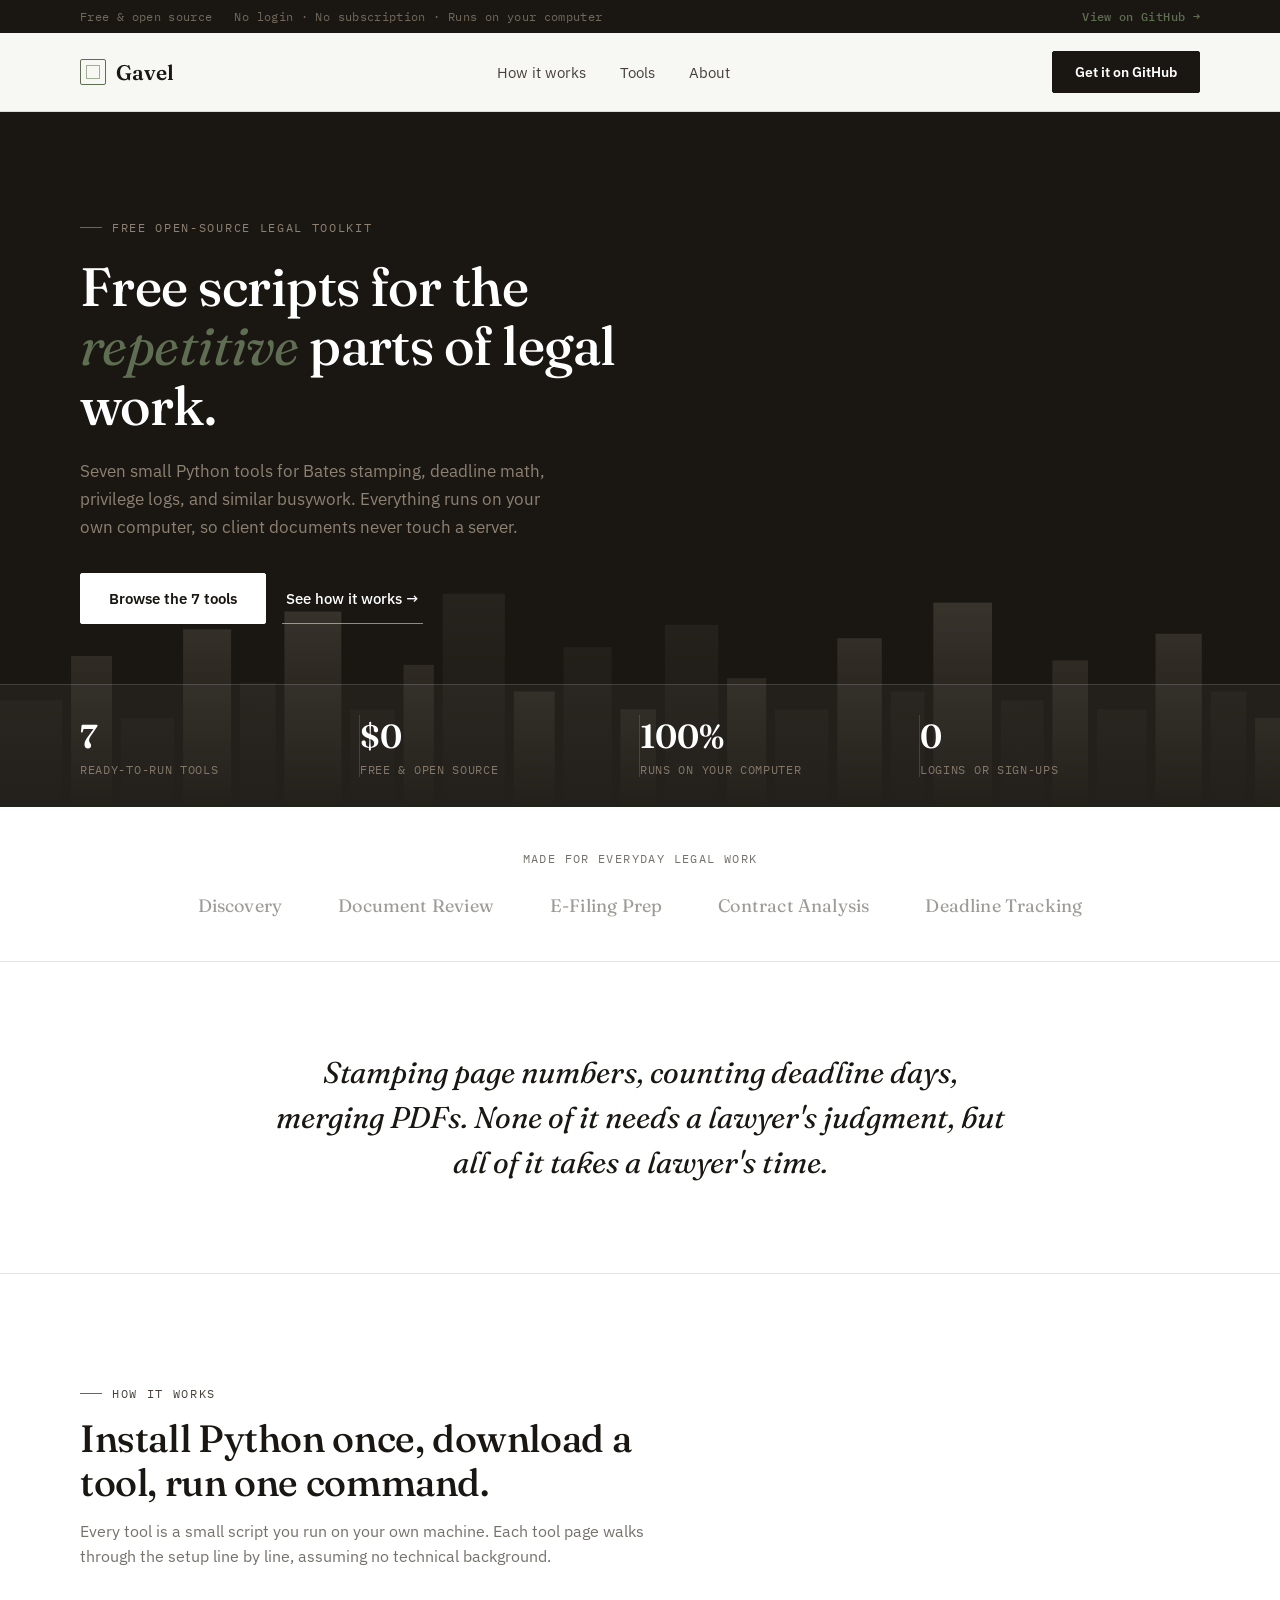
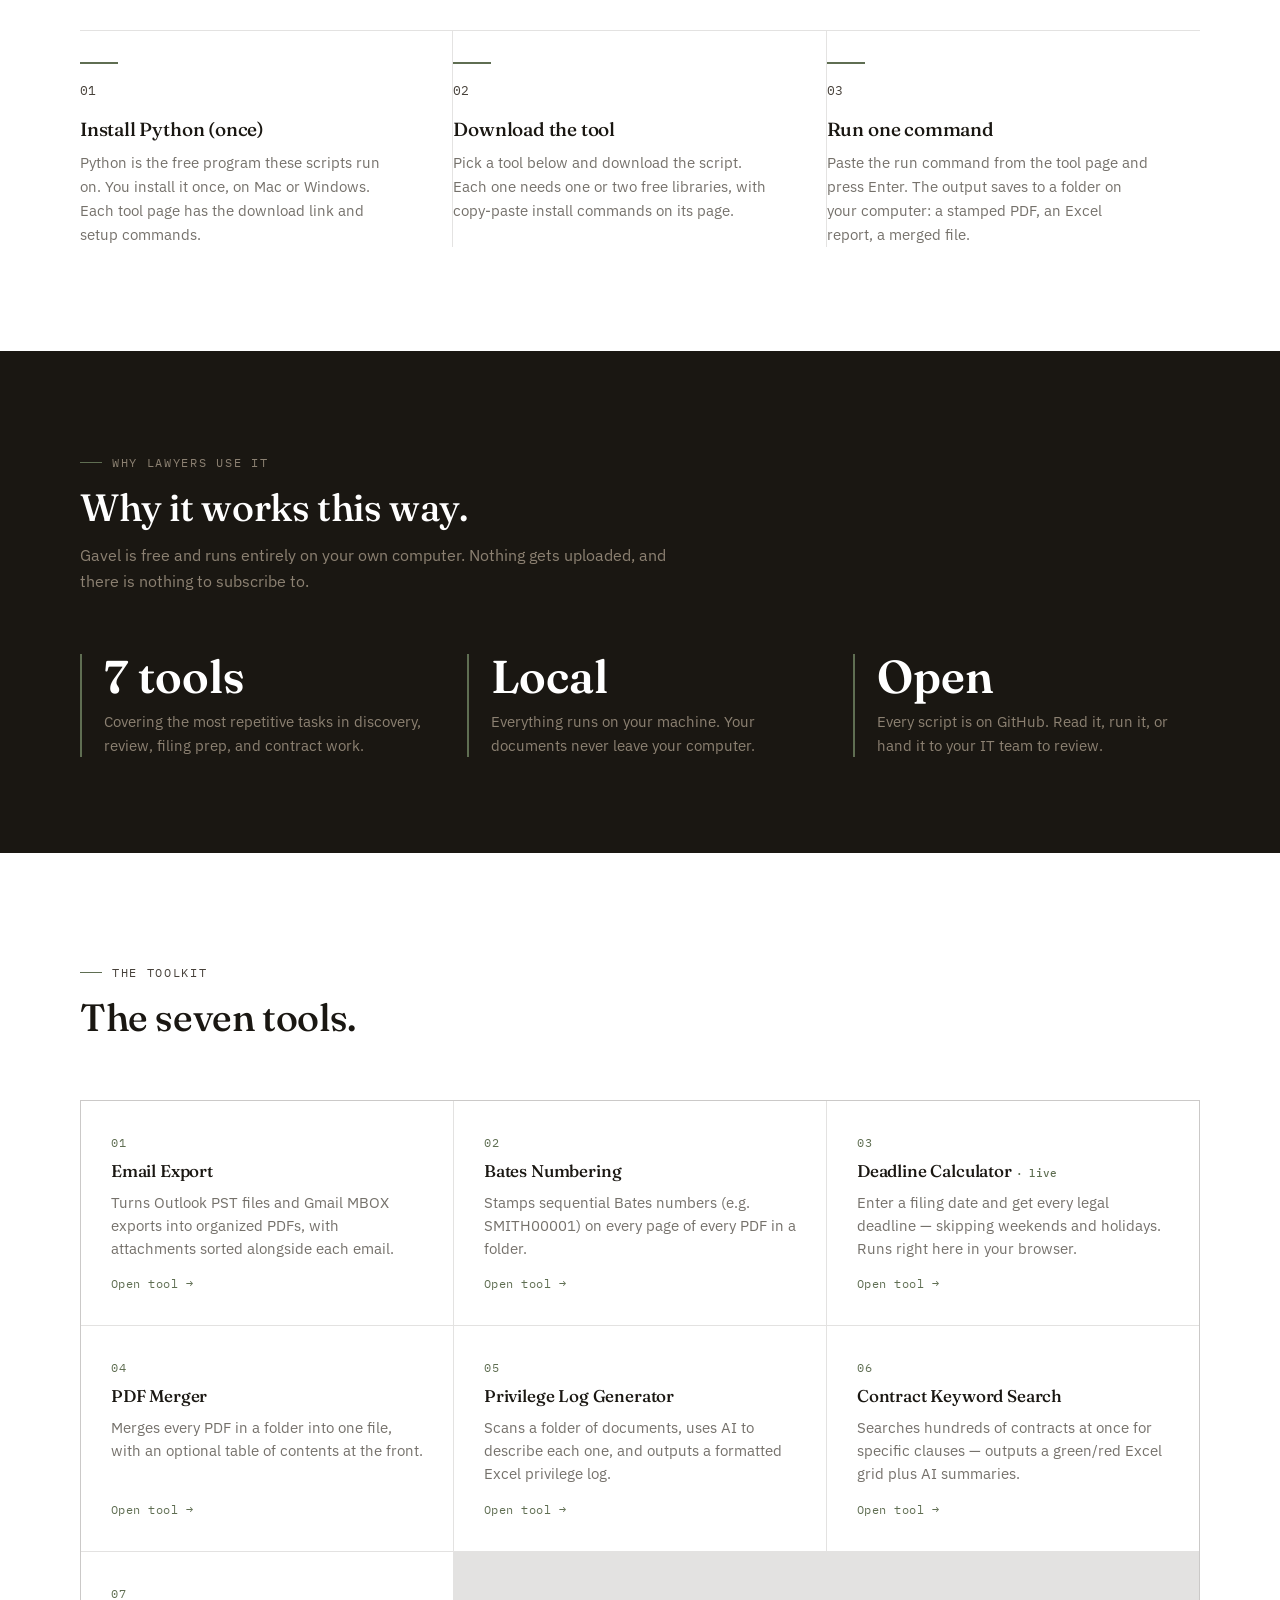
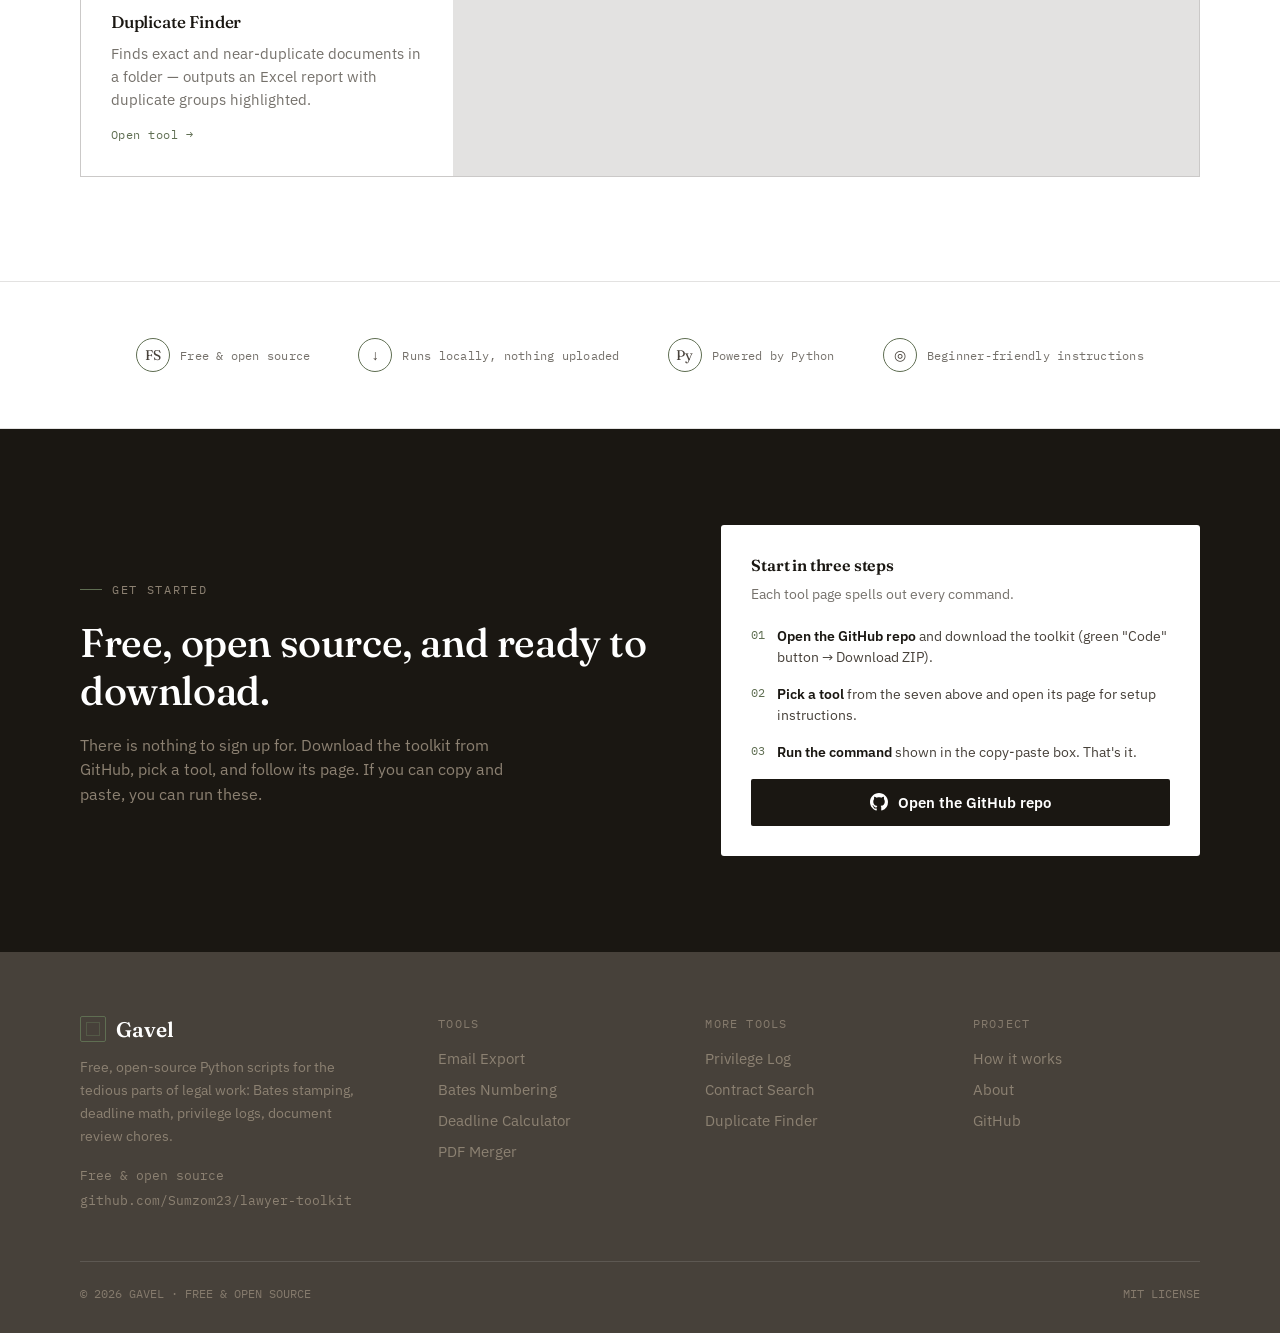
<file: tools/index.html>
<!DOCTYPE html>
<html lang="en">
<head>
<meta charset="UTF-8">
<meta name="viewport" content="width=device-width, initial-scale=1.0">
<title>Gavel — Free tools for legal busywork</title>
<link rel="preconnect" href="https://fonts.googleapis.com">
<link rel="preconnect" href="https://fonts.gstatic.com" crossorigin>
<link href="https://fonts.googleapis.com/css2?family=Fraunces:opsz,wght@9..144,300;9..144,400;9..144,500;9..144,600;9..144,700&family=Fraunces:ital,opsz,wght@1,9..144,400;1,9..144,500&family=IBM+Plex+Sans:wght@400;500;600;700&family=IBM+Plex+Mono:wght@400;500&display=swap" rel="stylesheet">
<style>
  :root{
    --ink:#1A1712;
    --ink-2:#47413A;
    --paper:#FFFFFF;
    --paper-2:#FFFFFF;
    --line:rgba(71,65,58,0.15);
    --line-dark:rgba(255,255,255,0.14);
    --brass:#47413A;
    --brass-light:#8C8172;
    --slate:#47413A;
    --slate-soft:rgba(71,65,58,0.75);
    --oxblood:#47413A;
    --white:#FFFFFF;
    --green:#5F6E52;
    --sage:#5F6E52;
  }

  *{box-sizing:border-box; margin:0; padding:0;}
  html{scroll-behavior:smooth;}
  body{
    background:var(--paper);
    color:var(--slate);
    font-family:'IBM Plex Sans', sans-serif;
    -webkit-font-smoothing:antialiased;
    overflow-x:hidden;
  }
  @media (prefers-reduced-motion: reduce){
    *{animation-duration:0.01ms !important; animation-iteration-count:1 !important; transition-duration:0.01ms !important;}
  }

  h1,h2,h3{
    font-family:'Fraunces', serif;
    font-weight:500;
    color:var(--ink);
    letter-spacing:-0.01em;
  }
  a{color:inherit; text-decoration:none;}
  .mono{font-family:'IBM Plex Mono', monospace; letter-spacing:0.02em;}
  .wrap{max-width:1200px; margin:0 auto; padding:0 40px;}
  ul{list-style:none;}

  /* ---------- TOP UTILITY BAR ---------- */
  .topbar{
    background:var(--ink); color:rgba(140,129,114,0.9);
    font-family:'IBM Plex Mono', monospace; font-size:12px; letter-spacing:0.03em;
  }
  .topbar .wrap{
    display:flex; justify-content:space-between; align-items:center; padding:9px 40px;
  }
  .topbar .tb-left{display:flex; gap:22px;}
  .topbar .tb-left span{opacity:0.85;}
  .topbar a.tb-phone{color:var(--sage); font-weight:500;}
  @media (max-width:700px){
    .topbar .tb-left{display:none;}
    .topbar .wrap{justify-content:center;}
  }

  /* ---------- NAV ---------- */
  header{
    position:sticky; top:0; z-index:50;
    background:rgba(247,247,244,0.92);
    backdrop-filter:blur(10px);
    border-bottom:1px solid var(--line);
  }
  nav{
    display:flex; align-items:center; justify-content:space-between;
    padding:18px 40px;
    max-width:1200px; margin:0 auto;
  }
  .logo{
    display:flex; align-items:center; gap:10px;
    font-family:'Fraunces', serif; font-weight:600; font-size:21px; color:var(--ink);
  }
  .logo .mark{
    width:26px; height:26px; border:1.5px solid var(--sage); border-radius:2px;
    position:relative; flex-shrink:0;
  }
  .logo .mark::before{
    content:''; position:absolute; top:5px; left:5px; right:5px; bottom:5px;
    border:1px solid var(--sage); opacity:0.55;
  }
  .nav-links{display:flex; gap:34px; font-size:14.5px; color:var(--slate);}
  .nav-links a{position:relative; padding:4px 0; transition:color 0.2s;}
  .nav-links a:hover{color:var(--ink);}
  .nav-links a::after{
    content:''; position:absolute; left:0; right:0; bottom:0; height:1px;
    background:var(--sage); transform:scaleX(0); transform-origin:left; transition:transform 0.25s ease;
  }
  .nav-links a:hover::after{transform:scaleX(1);}
  .nav-right{display:flex; align-items:center; gap:20px;}
  .nav-phone{font-family:'IBM Plex Mono', monospace; font-size:13.5px; color:var(--ink); font-weight:500;}
  .nav-cta{
    font-size:14px; font-weight:600; color:var(--paper);
    background:var(--ink); padding:11px 22px; border-radius:2px;
    border:1px solid var(--ink); transition:background 0.2s, color 0.2s;
  }
  .nav-cta:hover{background:var(--ink-2);}
  .nav-mobile-hide{display:flex;}
  @media (max-width:900px){
    .nav-mobile-hide{display:none;}
  }

  /* ---------- HERO (skyline + proof) ---------- */
  .hero{
    position:relative;
    background:var(--ink);
    color:var(--paper);
    overflow:hidden;
    padding-bottom:0;
  }
  .hero-inner{
    position:relative; z-index:3;
    padding:100px 0 60px;
  }
  .hero-inner .wrap{
    display:grid; grid-template-columns:1.05fr 0.95fr; gap:56px; align-items:center;
  }
  @media (max-width:960px){
    .hero-inner .wrap{grid-template-columns:1fr; gap:48px;}
  }
  .eyebrow{
    display:inline-flex; align-items:center; gap:10px;
    font-family:'IBM Plex Mono', monospace; font-size:12px; letter-spacing:0.14em;
    color:var(--brass-light); text-transform:uppercase; margin-bottom:22px;
  }
  .eyebrow::before{content:''; width:22px; height:1px; background:var(--sage);}
  .eyebrow.dark{color:var(--brass);}
  .eyebrow.dark::before{background:var(--sage);}

  h1.headline{
    font-size:clamp(34px, 4.4vw, 54px);
    line-height:1.1;
    margin-bottom:22px;
    color:var(--white);
  }
  h1.headline em{font-style:italic; font-weight:400; color:var(--sage);}
  .hero-sub{
    font-size:17px; line-height:1.65; color:#8C8172;
    max-width:480px; margin-bottom:32px;
  }
  .btn-row{display:flex; gap:16px; align-items:center; flex-wrap:wrap; margin-bottom:0;}
  .btn-primary{
    background:var(--white); color:var(--ink); padding:15px 28px;
    font-size:14.5px; font-weight:600; border-radius:2px;
    border:1px solid var(--white); transition:transform 0.2s ease, background 0.2s;
    display:inline-block;
  }
  .btn-primary:hover{background:var(--sage); border-color:var(--sage); color:var(--white); transform:translateY(-1px);}
  .btn-ghost-light{
    padding:15px 4px; font-size:14.5px; font-weight:500; color:var(--white);
    border-bottom:1px solid rgba(255,255,255,0.5);
  }

  /* skyline silhouette */
  .skyline{
    position:absolute; left:0; right:0; bottom:0; z-index:1; opacity:0.9;
    pointer-events:none;
  }
  .hero::after{
    content:''; position:absolute; inset:0; z-index:2;
    background:linear-gradient(180deg, rgba(26,23,18,0.2) 0%, rgba(26,23,18,0.55) 55%, var(--ink) 100%);
  }

  /* proof stat strip */
  .stat-strip{
    position:relative; z-index:3;
    border-top:1px solid var(--line-dark);
    background:rgba(255,255,255,0.04);
  }
  .stat-strip .wrap{
    display:grid; grid-template-columns:repeat(4,1fr);
    padding:30px 40px;
  }
  .stat{
    text-align:left; padding-right:20px; border-right:1px solid var(--line-dark);
  }
  .stat:last-child{border-right:none;}
  .stat .num{
    font-family:'Fraunces', serif; font-size:clamp(24px,2.6vw,34px); color:var(--white); font-weight:600; display:block;
  }
  .stat .label{
    font-family:'IBM Plex Mono', monospace; font-size:11.5px; letter-spacing:0.06em; color:rgba(140,129,114,0.9); text-transform:uppercase; margin-top:6px; display:block;
  }
  @media (max-width:820px){
    .stat-strip .wrap{grid-template-columns:repeat(2,1fr); gap:24px 0;}
    .stat{border-right:none; padding-right:0;}
  }

  /* ---------- PRESS / TRUST BAR ---------- */
  .press{
    padding:44px 0; border-bottom:1px solid var(--line); background:var(--paper);
  }
  .press .label{
    text-align:center; font-family:'IBM Plex Mono', monospace; font-size:11.5px; letter-spacing:0.12em;
    color:var(--slate-soft); text-transform:uppercase; margin-bottom:28px;
  }
  .press-row{
    display:flex; justify-content:center; align-items:center; flex-wrap:wrap; gap:44px 56px;
  }
  .press-name{
    font-family:'Fraunces', serif; font-size:18px; color:var(--slate-soft); opacity:0.7; letter-spacing:0.01em;
  }

  /* ---------- PROBLEM / LEDE ---------- */
  .problem{
    padding:88px 0; background:var(--paper-2); border-bottom:1px solid var(--line);
  }
  .problem .wrap{max-width:820px; text-align:center;}
  .problem p.lede{
    font-family:'Fraunces', serif; font-style:italic; font-weight:400;
    font-size:clamp(21px, 2.4vw, 30px); line-height:1.5; color:var(--ink);
  }
  .problem .attribution{
    margin-top:24px; font-family:'IBM Plex Mono', monospace; font-size:12px; color:var(--slate-soft); text-transform:uppercase; letter-spacing:0.08em;
  }

  /* ---------- HOW IT WORKS ---------- */
  .how{padding:104px 0;}
  .section-head{max-width:620px; margin-bottom:60px;}
  .section-head.center{margin-left:auto; margin-right:auto; text-align:center;}
  .section-head .eyebrow{margin-bottom:16px;}
  .section-head h2{font-size:clamp(28px,3vw,38px); line-height:1.15;}
  .section-head p{color:var(--slate-soft); font-size:16px; margin-top:14px; line-height:1.6;}

  .steps{
    display:grid; grid-template-columns:repeat(3, 1fr); gap:0;
    border-top:1px solid var(--line);
  }
  .step{padding:32px 32px 0 0; border-right:1px solid var(--line); position:relative;}
  .step:last-child{border-right:none;}
  .step .num{
    font-family:'IBM Plex Mono', monospace; font-size:13px; color:var(--brass);
    display:block; margin-bottom:18px; margin-top:-1px; padding-top:18px; border-top:2px solid var(--sage); width:38px;
  }
  .step h3{font-size:19px; margin-bottom:10px; font-weight:500;}
  .step p{color:var(--slate-soft); font-size:14.5px; line-height:1.65; padding-right:20px;}
  @media (max-width:820px){
    .steps{grid-template-columns:1fr;}
    .step{border-right:none; border-bottom:1px solid var(--line); padding-bottom:32px;}
  }

  /* ---------- RESULTS / PROOF SECTION ---------- */
  .results{
    background:var(--ink); color:var(--paper); padding:96px 0; position:relative; overflow:hidden;
  }
  .results .wrap{position:relative; z-index:2;}
  .results .section-head h2{color:var(--white);}
  .results .section-head p{color:#8C8172;}
  .results-grid{
    display:grid; grid-template-columns:repeat(3,1fr); gap:40px; margin-top:20px;
  }
  .result-card{border-left:2px solid var(--sage); padding-left:22px;}
  .result-card .num{font-family:'Fraunces', serif; font-size:clamp(32px,4vw,46px); color:var(--white); font-weight:600; display:block; line-height:1;}
  .result-card .desc{font-size:14.5px; color:#8C8172; margin-top:10px; line-height:1.6;}
  @media (max-width:820px){
    .results-grid{grid-template-columns:1fr; gap:32px;}
  }

  /* ---------- FEATURES / TOOLS ---------- */
  .features{padding:0 0 104px;}
  .feature-grid{
    display:grid; grid-template-columns:repeat(3, 1fr); gap:1px;
    background:var(--line); border:1px solid var(--line);
  }
  .feature{background:var(--paper); padding:34px 30px; min-height:190px; display:flex; flex-direction:column; transition:background 0.18s;}
  a.feature:hover{background:#FAFAF8;}
  .feature .tick{width:9px; height:9px; background:var(--sage); margin-bottom:18px; border-radius:1px;}
  .feature .tnum{font-family:'IBM Plex Mono', monospace; font-size:11.5px; color:var(--sage); letter-spacing:0.06em; margin-bottom:10px;}
  .feature h3{font-size:17px; margin-bottom:10px; font-weight:500;}
  .feature p{font-size:14.5px; color:var(--slate-soft); line-height:1.6;}
  .feature .go{margin-top:auto; padding-top:16px; font-family:'IBM Plex Mono', monospace; font-size:12px; color:var(--sage); letter-spacing:0.04em;}
  @media (max-width:900px){.feature-grid{grid-template-columns:1fr;}}

  /* ---------- AWARDS / CREDIBILITY BADGES ---------- */
  .badges{
    padding:56px 0; border-top:1px solid var(--line); border-bottom:1px solid var(--line);
  }
  .badges-row{
    display:flex; justify-content:center; align-items:center; flex-wrap:wrap; gap:36px 48px;
  }
  .badge{
    display:flex; align-items:center; gap:10px; font-family:'IBM Plex Mono', monospace; font-size:12px;
    color:var(--slate-soft); letter-spacing:0.02em;
  }
  .badge .ring{
    width:34px; height:34px; border-radius:50%; border:1.5px solid var(--sage);
    display:flex; align-items:center; justify-content:center; font-family:'Fraunces', serif; color:var(--brass); font-size:14px; flex-shrink:0;
  }

  /* ---------- CTA / GET STARTED ---------- */
  .cta-band{
    background:var(--ink); color:var(--paper); padding:96px 0; position:relative; overflow:hidden;
  }
  .cta-band .wrap{
    position:relative; z-index:2; display:grid; grid-template-columns:1.1fr 0.9fr; gap:56px; align-items:center;
  }
  @media (max-width:900px){ .cta-band .wrap{grid-template-columns:1fr;} }
  .cta-band h2{color:var(--paper); font-size:clamp(28px,3.2vw,40px); margin-bottom:18px; line-height:1.2;}
  .cta-band p{color:#8C8172; font-size:15.5px; margin-bottom:0; line-height:1.6; max-width:440px;}
  .get-started{
    background:var(--paper); border-radius:3px; padding:30px; color:var(--slate);
  }
  .get-started h3{font-size:16px; margin-bottom:8px; color:var(--ink); font-weight:600;}
  .get-started p.gs-lede{font-size:14px; color:var(--slate-soft); line-height:1.6; margin-bottom:20px;}
  .gs-step{display:flex; gap:12px; align-items:flex-start; margin-bottom:16px;}
  .gs-step .gs-n{font-family:'IBM Plex Mono', monospace; font-size:12px; color:var(--sage); flex-shrink:0; padding-top:1px;}
  .gs-step .gs-t{font-size:14px; color:var(--slate); line-height:1.5;}
  .gs-step .gs-t b{color:var(--ink); font-weight:600;}
  .btn-github{
    margin-top:12px; width:100%; background:var(--ink); color:var(--paper); padding:14px; border:none; border-radius:2px;
    font-size:14.5px; font-weight:600; cursor:pointer; transition:background 0.2s; display:flex; align-items:center; justify-content:center; gap:10px;
  }
  .btn-github:hover{background:var(--ink-2);}
  .btn-github svg{width:18px; height:18px; fill:currentColor;}

  /* ---------- FOOTER ---------- */
  footer{background:var(--ink-2); color:#8C8172; padding:64px 0 32px;}
  .foot-grid{display:grid; grid-template-columns:1.4fr 1fr 1fr 1fr; gap:40px; margin-bottom:48px;}
  .foot-grid .logo{color:var(--paper); margin-bottom:14px;}
  .foot-grid .logo .mark{border-color:var(--sage);}
  .foot-grid .logo .mark::before{border-color:var(--sage);}
  .foot-about{font-size:14px; line-height:1.65; color:#8C8172; max-width:280px;}
  .foot-contact{margin-top:16px; font-family:'IBM Plex Mono', monospace; font-size:13px; color:#8C8172; line-height:1.9;}
  .foot-col h4{
    font-family:'IBM Plex Mono', monospace; font-size:12px; letter-spacing:0.1em; text-transform:uppercase;
    color:rgba(140,129,114,0.9); margin-bottom:18px; font-weight:400;
  }
  .foot-col a{display:block; font-size:14.5px; color:#8C8172; margin-bottom:12px; transition:color 0.2s;}
  .foot-col a:hover{color:var(--paper);}
  .foot-bottom{
    border-top:1px solid rgba(255,255,255,0.12); padding-top:24px;
    display:flex; justify-content:space-between; flex-wrap:wrap; gap:12px;
    font-size:12px; color:rgba(140,129,114,0.9); font-family:'IBM Plex Mono', monospace;
  }
  @media (max-width:820px){ .foot-grid{grid-template-columns:1fr 1fr;} }
  @media (max-width:560px){
    .wrap{padding:0 22px;}
    .foot-grid{grid-template-columns:1fr;}
  }

  /* ================= TOOL / CONTENT PAGE STYLES ================= */
  .page-hero{
    background:var(--ink); color:var(--paper); padding:64px 0 56px; position:relative; overflow:hidden;
  }
  .page-hero .wrap{position:relative; z-index:2;}
  .crumb{
    font-family:'IBM Plex Mono', monospace; font-size:12px; letter-spacing:0.05em; color:var(--sage); margin-bottom:18px;
  }
  .crumb a{color:var(--sage);}
  .crumb span{color:rgba(140,129,114,0.7);}
  .page-hero .toolnum{
    font-family:'IBM Plex Mono', monospace; font-size:12px; letter-spacing:0.12em; color:var(--brass-light); text-transform:uppercase; margin-bottom:14px;
  }
  .page-hero h1{
    font-size:clamp(30px,3.6vw,44px); line-height:1.12; color:var(--white); margin-bottom:16px; max-width:760px;
  }
  .page-hero .lede{
    font-size:17px; line-height:1.6; color:#8C8172; max-width:620px;
  }
  .page-hero .hero-btns{margin-top:28px; display:flex; gap:14px; flex-wrap:wrap;}

  /* content layout */
  .content{padding:72px 0 96px;}
  .content .wrap{display:grid; grid-template-columns:1fr 300px; gap:64px; align-items:start;}
  @media (max-width:900px){ .content .wrap{grid-template-columns:1fr; gap:40px;} }

  .doc h2{
    font-size:24px; margin:44px 0 16px; padding-top:28px; border-top:1px solid var(--line);
  }
  .doc h2:first-child{margin-top:0; padding-top:0; border-top:none;}
  .doc h3{font-size:17px; margin:26px 0 10px; font-weight:600;}
  .doc p{font-size:15.5px; line-height:1.7; color:var(--slate); margin-bottom:14px;}
  .doc p b{color:var(--ink);}
  .doc .plain{font-size:15.5px; line-height:1.7; color:var(--slate);}

  .callout{
    background:#FAFAF8; border:1px solid var(--line); border-left:2px solid var(--sage);
    padding:18px 20px; border-radius:2px; margin:18px 0; font-size:14.5px; line-height:1.65; color:var(--slate);
  }
  .callout b{color:var(--ink);}

  /* numbered instruction steps */
  ol.instructions{counter-reset:step; margin:8px 0 8px; padding:0;}
  ol.instructions li{
    list-style:none; position:relative; padding:0 0 22px 46px; counter-increment:step;
  }
  ol.instructions li::before{
    content:counter(step); position:absolute; left:0; top:-2px;
    width:30px; height:30px; border-radius:50%; border:1.5px solid var(--sage); color:var(--sage);
    display:flex; align-items:center; justify-content:center; font-family:'IBM Plex Mono', monospace; font-size:13px;
  }
  ol.instructions li::after{
    content:''; position:absolute; left:15px; top:30px; bottom:2px; width:1px; background:var(--line);
  }
  ol.instructions li:last-child::after{display:none;}
  ol.instructions li h4{font-family:'IBM Plex Sans', sans-serif; font-size:15.5px; color:var(--ink); font-weight:600; margin-bottom:5px;}
  ol.instructions li p{font-size:14.5px; line-height:1.6; color:var(--slate); margin-bottom:8px;}

  /* code / command box */
  .code{
    position:relative; background:var(--ink); border-radius:3px; padding:16px 18px; margin:12px 0 6px;
    font-family:'IBM Plex Mono', monospace; font-size:13.5px; line-height:1.7; color:#E9E4DA; overflow-x:auto;
  }
  .code .cmt{color:#8C8172;}
  .code .tab{
    display:inline-block; font-family:'IBM Plex Mono', monospace; font-size:10px; letter-spacing:0.08em; text-transform:uppercase;
    color:var(--sage); border:1px solid rgba(95,110,82,0.5); border-radius:2px; padding:2px 7px; margin-bottom:10px;
  }
  .copy-btn{
    position:absolute; top:12px; right:12px; background:rgba(255,255,255,0.08); color:#E9E4DA; border:1px solid rgba(255,255,255,0.18);
    border-radius:2px; font-family:'IBM Plex Mono', monospace; font-size:11px; padding:5px 10px; cursor:pointer; transition:background 0.15s;
  }
  .copy-btn:hover{background:rgba(255,255,255,0.16);}
  .code.has-copy{padding-top:40px;}

  /* two-column os commands */
  .os-grid{display:grid; grid-template-columns:1fr 1fr; gap:16px; margin:14px 0;}
  @media (max-width:640px){ .os-grid{grid-template-columns:1fr;} }
  .os-label{font-family:'IBM Plex Mono', monospace; font-size:11px; letter-spacing:0.08em; text-transform:uppercase; color:var(--sage); margin-bottom:6px;}

  /* errors table */
  table.errors{width:100%; border-collapse:collapse; margin:14px 0; font-size:14.5px;}
  table.errors th{
    text-align:left; font-family:'IBM Plex Mono', monospace; font-size:11px; letter-spacing:0.06em; text-transform:uppercase;
    color:var(--slate-soft); font-weight:400; padding:10px 14px; border-bottom:1px solid var(--line);
  }
  table.errors td{padding:12px 14px; border-bottom:1px solid var(--line); vertical-align:top; line-height:1.55; color:var(--slate);}
  table.errors td.err{font-family:'IBM Plex Mono', monospace; font-size:12.5px; color:var(--ink); white-space:nowrap;}
  @media (max-width:640px){ table.errors td.err{white-space:normal;} }

  /* sidebar */
  .sidebar{position:sticky; top:88px;}
  .side-card{border:1px solid var(--line); border-radius:3px; padding:24px; margin-bottom:20px;}
  .side-card h4{font-family:'IBM Plex Mono', monospace; font-size:11px; letter-spacing:0.08em; text-transform:uppercase; color:var(--slate-soft); margin-bottom:14px; font-weight:400;}
  .side-card .req{font-size:14px; line-height:1.6; color:var(--slate); margin-bottom:6px;}
  .side-card .req b{color:var(--ink);}
  .btn-download{
    width:100%; background:var(--ink); color:var(--paper); padding:14px; border-radius:2px; text-align:center;
    font-size:14.5px; font-weight:600; display:flex; align-items:center; justify-content:center; gap:10px; transition:background 0.2s;
  }
  .btn-download:hover{background:var(--sage);}
  .btn-download svg{width:17px; height:17px; fill:currentColor;}
  .side-links a{display:block; font-size:14px; color:var(--slate); padding:8px 0; border-bottom:1px solid var(--line); transition:color 0.18s;}
  .side-links a:last-child{border-bottom:none;}
  .side-links a:hover{color:var(--sage);}

  /* other-tools nav strip at bottom of tool pages */
  .more-tools{border-top:1px solid var(--line); padding:56px 0 0;}
  .more-tools h4{font-family:'IBM Plex Mono', monospace; font-size:11px; letter-spacing:0.1em; text-transform:uppercase; color:var(--slate-soft); margin-bottom:20px; font-weight:400;}
  .mt-grid{display:grid; grid-template-columns:repeat(3,1fr); gap:1px; background:var(--line); border:1px solid var(--line);}
  @media (max-width:820px){ .mt-grid{grid-template-columns:1fr;} }
  .mt-grid a{background:var(--paper); padding:20px 22px; transition:background 0.15s;}
  .mt-grid a:hover{background:#FAFAF8;}
  .mt-grid .tnum{font-family:'IBM Plex Mono', monospace; font-size:11px; color:var(--sage); margin-bottom:6px;}
  .mt-grid h3{font-size:15.5px; font-weight:500; margin-bottom:4px;}
  .mt-grid p{font-size:13px; color:var(--slate-soft); line-height:1.5;}

  /* deadline calculator tool */
  .calc-wrap{max-width:900px;}
  .calc-panel{border:1px solid var(--line); border-radius:3px; padding:28px; margin-bottom:28px; background:#FAFAF8;}
  .calc-row{display:grid; grid-template-columns:1fr 1fr; gap:20px;}
  @media (max-width:640px){ .calc-row{grid-template-columns:1fr;} }
  .calc-field label{display:block; font-family:'IBM Plex Mono', monospace; font-size:11px; letter-spacing:0.05em; text-transform:uppercase; color:var(--slate-soft); margin-bottom:7px;}
  .calc-field input, .calc-field select{
    width:100%; border:1px solid var(--line); border-radius:2px; padding:12px; font-family:'IBM Plex Sans', sans-serif; font-size:15px; background:var(--white); color:var(--ink);
  }
  .calc-field input:focus, .calc-field select:focus{outline:2px solid var(--sage); outline-offset:1px; border-color:var(--sage);}
  .calc-actions{margin-top:22px; display:flex; gap:14px; flex-wrap:wrap; align-items:center;}
  .btn-calc{background:var(--ink); color:var(--paper); border:none; border-radius:2px; padding:13px 26px; font-size:14.5px; font-weight:600; cursor:pointer; transition:background 0.2s;}
  .btn-calc:hover{background:var(--sage);}
  .btn-calc.secondary{background:transparent; color:var(--ink); border:1px solid var(--line);}
  .btn-calc.secondary:hover{background:var(--white); border-color:var(--sage); color:var(--sage);}
  .rules-note{font-size:13px; color:var(--slate-soft); margin-top:14px; line-height:1.5;}
  .results-table{width:100%; border-collapse:collapse; margin-top:8px; font-size:14.5px;}
  .results-table th{text-align:left; font-family:'IBM Plex Mono', monospace; font-size:11px; letter-spacing:0.06em; text-transform:uppercase; color:var(--slate-soft); font-weight:400; padding:12px 14px; border-bottom:1px solid var(--line);}
  .results-table td{padding:13px 14px; border-bottom:1px solid var(--line); color:var(--slate); line-height:1.5;}
  .results-table td.date{font-family:'IBM Plex Mono', monospace; font-size:13.5px; color:var(--ink); white-space:nowrap;}
  .results-table tr.weekend-adj td.date{color:var(--sage);}
  .results-table .adjnote{font-family:'IBM Plex Mono', monospace; font-size:11px; color:var(--sage); display:block; margin-top:3px;}
  .empty-state{text-align:center; padding:48px 20px; color:var(--slate-soft); font-size:15px;}
  #resultsCard{display:none;}

</style>
</head>
<body>

<div class="topbar">
  <div class="wrap">
    <div class="tb-left">
      <span>Free &amp; open source</span>
      <span>No login · No subscription · Runs on your computer</span>
    </div>
    <a href="https://github.com/Sumzom23/lawyer-toolkit" class="tb-phone">View on GitHub →</a>
  </div>
</div>

<header>
  <nav>
    <div class="logo"><span class="mark"></span>Gavel</div>
    <div class="nav-links nav-mobile-hide">
      <a href="#how">How it works</a>
      <a href="#tools">Tools</a>
      <a href="about.html">About</a>
    </div>
    <div class="nav-right">
      <a href="https://github.com/Sumzom23/lawyer-toolkit" class="nav-cta">Get it on GitHub</a>
    </div>
  </nav>
</header>

<section class="hero">
  <svg class="skyline" viewBox="0 0 1440 260" preserveAspectRatio="none" xmlns="http://www.w3.org/2000/svg" aria-hidden="true">
    <rect x="0" y="140" width="70" height="120" fill="#47413A"/>
    <rect x="80" y="90" width="46" height="170" fill="#8C8172"/>
    <rect x="136" y="160" width="60" height="100" fill="#47413A"/>
    <rect x="206" y="60" width="54" height="200" fill="#8C8172"/>
    <rect x="270" y="120" width="40" height="140" fill="#47413A"/>
    <rect x="320" y="40" width="64" height="220" fill="#8C8172"/>
    <rect x="394" y="150" width="50" height="110" fill="#47413A"/>
    <rect x="454" y="100" width="34" height="160" fill="#8C8172"/>
    <rect x="498" y="20" width="70" height="240" fill="#47413A"/>
    <rect x="578" y="130" width="46" height="130" fill="#8C8172"/>
    <rect x="634" y="80" width="54" height="180" fill="#47413A"/>
    <rect x="698" y="150" width="40" height="110" fill="#8C8172"/>
    <rect x="748" y="55" width="60" height="205" fill="#47413A"/>
    <rect x="818" y="115" width="44" height="145" fill="#8C8172"/>
    <rect x="872" y="150" width="60" height="110" fill="#47413A"/>
    <rect x="942" y="70" width="50" height="190" fill="#8C8172"/>
    <rect x="1002" y="130" width="38" height="130" fill="#47413A"/>
    <rect x="1050" y="30" width="66" height="230" fill="#8C8172"/>
    <rect x="1126" y="140" width="48" height="120" fill="#47413A"/>
    <rect x="1184" y="95" width="40" height="165" fill="#8C8172"/>
    <rect x="1234" y="150" width="56" height="110" fill="#47413A"/>
    <rect x="1300" y="65" width="52" height="195" fill="#8C8172"/>
    <rect x="1362" y="130" width="40" height="130" fill="#47413A"/>
    <rect x="1412" y="160" width="28" height="100" fill="#8C8172"/>
  </svg>

  <div class="hero-inner">
    <div class="wrap">
      <div>
        <div class="eyebrow">Free open-source legal toolkit</div>
        <h1 class="headline">Free scripts for the <em>repetitive</em> parts of legal work.</h1>
        <p class="hero-sub">Seven small Python tools for Bates stamping, deadline math, privilege logs, and similar busywork. Everything runs on your own computer, so client documents never touch a server.</p>
        <div class="btn-row">
          <a href="#tools" class="btn-primary">Browse the 7 tools</a>
          <a href="#how" class="btn-ghost-light">See how it works →</a>
        </div>
      </div>
      <div></div>
    </div>
  </div>

  <div class="stat-strip">
    <div class="wrap">
      <div class="stat"><span class="num">7</span><span class="label">Ready-to-run tools</span></div>
      <div class="stat"><span class="num">$0</span><span class="label">Free &amp; open source</span></div>
      <div class="stat"><span class="num">100%</span><span class="label">Runs on your computer</span></div>
      <div class="stat"><span class="num">0</span><span class="label">Logins or sign-ups</span></div>
    </div>
  </div>
</section>

<section class="press">
  <div class="wrap">
    <div class="label">Made for everyday legal work</div>
    <div class="press-row">
      <div class="press-name">Discovery</div>
      <div class="press-name">Document Review</div>
      <div class="press-name">E-Filing Prep</div>
      <div class="press-name">Contract Analysis</div>
      <div class="press-name">Deadline Tracking</div>
    </div>
  </div>
</section>

<section class="problem">
  <div class="wrap">
    <p class="lede">Stamping page numbers, counting deadline days, merging PDFs. None of it needs a lawyer's judgment, but all of it takes a lawyer's time.</p>
  </div>
</section>

<section class="how" id="how">
  <div class="wrap">
    <div class="section-head">
      <div class="eyebrow dark">How it works</div>
      <h2>Install Python once, download a tool, run one command.</h2>
      <p>Every tool is a small script you run on your own machine. Each tool page walks through the setup line by line, assuming no technical background.</p>
    </div>
    <div class="steps">
      <div class="step">
        <span class="num">01</span>
        <h3>Install Python (once)</h3>
        <p>Python is the free program these scripts run on. You install it once, on Mac or Windows. Each tool page has the download link and setup commands.</p>
      </div>
      <div class="step">
        <span class="num">02</span>
        <h3>Download the tool</h3>
        <p>Pick a tool below and download the script. Each one needs one or two free libraries, with copy-paste install commands on its page.</p>
      </div>
      <div class="step">
        <span class="num">03</span>
        <h3>Run one command</h3>
        <p>Paste the run command from the tool page and press Enter. The output saves to a folder on your computer: a stamped PDF, an Excel report, a merged file.</p>
      </div>
    </div>
  </div>
</section>

<section class="results" id="results">
  <div class="wrap">
    <div class="section-head">
      <div class="eyebrow">Why lawyers use it</div>
      <h2>Why it works this way.</h2>
      <p>Gavel is free and runs entirely on your own computer. Nothing gets uploaded, and there is nothing to subscribe to.</p>
    </div>
    <div class="results-grid">
      <div class="result-card">
        <span class="num">7 tools</span>
        <div class="desc">Covering the most repetitive tasks in discovery, review, filing prep, and contract work.</div>
      </div>
      <div class="result-card">
        <span class="num">Local</span>
        <div class="desc">Everything runs on your machine. Your documents never leave your computer.</div>
      </div>
      <div class="result-card">
        <span class="num">Open</span>
        <div class="desc">Every script is on GitHub. Read it, run it, or hand it to your IT team to review.</div>
      </div>
    </div>
  </div>
</section>

<section class="features" id="tools">
  <div class="wrap">
    <div class="section-head" style="margin-top:104px;">
      <div class="eyebrow dark">The toolkit</div>
      <h2>The seven tools.</h2>
    </div>
    <div class="feature-grid">
      <a class="feature" href="tools/email-export.html">
        <div class="tnum">01</div>
        <h3>Email Export</h3>
        <p>Turns Outlook PST files and Gmail MBOX exports into organized PDFs, with attachments sorted alongside each email.</p>
        <div class="go">Open tool →</div>
      </a>
      <a class="feature" href="tools/bates-numbering.html">
        <div class="tnum">02</div>
        <h3>Bates Numbering</h3>
        <p>Stamps sequential Bates numbers (e.g. SMITH00001) on every page of every PDF in a folder.</p>
        <div class="go">Open tool →</div>
      </a>
      <a class="feature" href="tools/deadline-calculator.html">
        <div class="tnum">03</div>
        <h3>Deadline Calculator <span style="color:var(--sage); font-family:'IBM Plex Mono',monospace; font-size:11px;">· live</span></h3>
        <p>Enter a filing date and get every legal deadline — skipping weekends and holidays. Runs right here in your browser.</p>
        <div class="go">Open tool →</div>
      </a>
      <a class="feature" href="tools/pdf-merger.html">
        <div class="tnum">04</div>
        <h3>PDF Merger</h3>
        <p>Merges every PDF in a folder into one file, with an optional table of contents at the front.</p>
        <div class="go">Open tool →</div>
      </a>
      <a class="feature" href="tools/privilege-log.html">
        <div class="tnum">05</div>
        <h3>Privilege Log Generator</h3>
        <p>Scans a folder of documents, uses AI to describe each one, and outputs a formatted Excel privilege log.</p>
        <div class="go">Open tool →</div>
      </a>
      <a class="feature" href="tools/contract-search.html">
        <div class="tnum">06</div>
        <h3>Contract Keyword Search</h3>
        <p>Searches hundreds of contracts at once for specific clauses — outputs a green/red Excel grid plus AI summaries.</p>
        <div class="go">Open tool →</div>
      </a>
      <a class="feature" href="tools/duplicate-finder.html">
        <div class="tnum">07</div>
        <h3>Duplicate Finder</h3>
        <p>Finds exact and near-duplicate documents in a folder — outputs an Excel report with duplicate groups highlighted.</p>
        <div class="go">Open tool →</div>
      </a>
    </div>
  </div>
</section>

<section class="badges">
  <div class="wrap">
    <div class="badges-row">
      <div class="badge"><span class="ring">FS</span> Free &amp; open source</div>
      <div class="badge"><span class="ring">↓</span> Runs locally, nothing uploaded</div>
      <div class="badge"><span class="ring">Py</span> Powered by Python</div>
      <div class="badge"><span class="ring">◎</span> Beginner-friendly instructions</div>
    </div>
  </div>
</section>



<section class="cta-band" id="get-started">
  <div class="wrap">
    <div>
      <div class="eyebrow">Get started</div>
      <h2>Free, open source, and ready to download.</h2>
      <p>There is nothing to sign up for. Download the toolkit from GitHub, pick a tool, and follow its page. If you can copy and paste, you can run these.</p>
    </div>
    <div class="get-started">
      <h3>Start in three steps</h3>
      <p class="gs-lede">Each tool page spells out every command.</p>
      <div class="gs-step"><span class="gs-n">01</span><span class="gs-t"><b>Open the GitHub repo</b> and download the toolkit (green "Code" button → Download ZIP).</span></div>
      <div class="gs-step"><span class="gs-n">02</span><span class="gs-t"><b>Pick a tool</b> from the seven above and open its page for setup instructions.</span></div>
      <div class="gs-step"><span class="gs-n">03</span><span class="gs-t"><b>Run the command</b> shown in the copy-paste box. That's it.</span></div>
      <a href="https://github.com/Sumzom23/lawyer-toolkit" class="btn-github">
        <svg viewBox="0 0 16 16" aria-hidden="true"><path d="M8 0C3.58 0 0 3.58 0 8c0 3.54 2.29 6.53 5.47 7.59.4.07.55-.17.55-.38 0-.19-.01-.82-.01-1.49-2.01.37-2.53-.49-2.69-.94-.09-.23-.48-.94-.82-1.13-.28-.15-.68-.52-.01-.53.63-.01 1.08.58 1.23.82.72 1.21 1.87.87 2.33.66.07-.52.28-.87.51-1.07-1.78-.2-3.64-.89-3.64-3.95 0-.87.31-1.59.82-2.15-.08-.2-.36-1.02.08-2.12 0 0 .67-.21 2.2.82.64-.18 1.32-.27 2-.27.68 0 1.36.09 2 .27 1.53-1.04 2.2-.82 2.2-.82.44 1.1.16 1.92.08 2.12.51.56.82 1.27.82 2.15 0 3.07-1.87 3.75-3.65 3.95.29.25.54.73.54 1.48 0 1.07-.01 1.93-.01 2.2 0 .21.15.46.55.38A8.01 8.01 0 0016 8c0-4.42-3.58-8-8-8z"/></svg>
        Open the GitHub repo
      </a>
    </div>
  </div>
</section>

<footer>
  <div class="wrap">
    <div class="foot-grid">
      <div>
        <div class="logo"><span class="mark"></span>Gavel</div>
        <p class="foot-about">Free, open-source Python scripts for the tedious parts of legal work: Bates stamping, deadline math, privilege logs, document review chores.</p>
        <div class="foot-contact">
          Free &amp; open source<br>
          github.com/Sumzom23/lawyer-toolkit
        </div>
      </div>
      <div class="foot-col">
        <h4>Tools</h4>
        <a href="tools/email-export.html">Email Export</a>
        <a href="tools/bates-numbering.html">Bates Numbering</a>
        <a href="tools/deadline-calculator.html">Deadline Calculator</a>
        <a href="tools/pdf-merger.html">PDF Merger</a>
      </div>
      <div class="foot-col">
        <h4>More tools</h4>
        <a href="tools/privilege-log.html">Privilege Log</a>
        <a href="tools/contract-search.html">Contract Search</a>
        <a href="tools/duplicate-finder.html">Duplicate Finder</a>
      </div>
      <div class="foot-col">
        <h4>Project</h4>
        <a href="#how">How it works</a>
        <a href="about.html">About</a>
        <a href="https://github.com/Sumzom23/lawyer-toolkit">GitHub</a>
      </div>
    </div>
    <div class="foot-bottom">
      <span>© 2026 GAVEL · FREE &amp; OPEN SOURCE</span>
      <span>MIT LICENSE</span>
    </div>
  </div>
</footer>

</body>
</html>
</file>
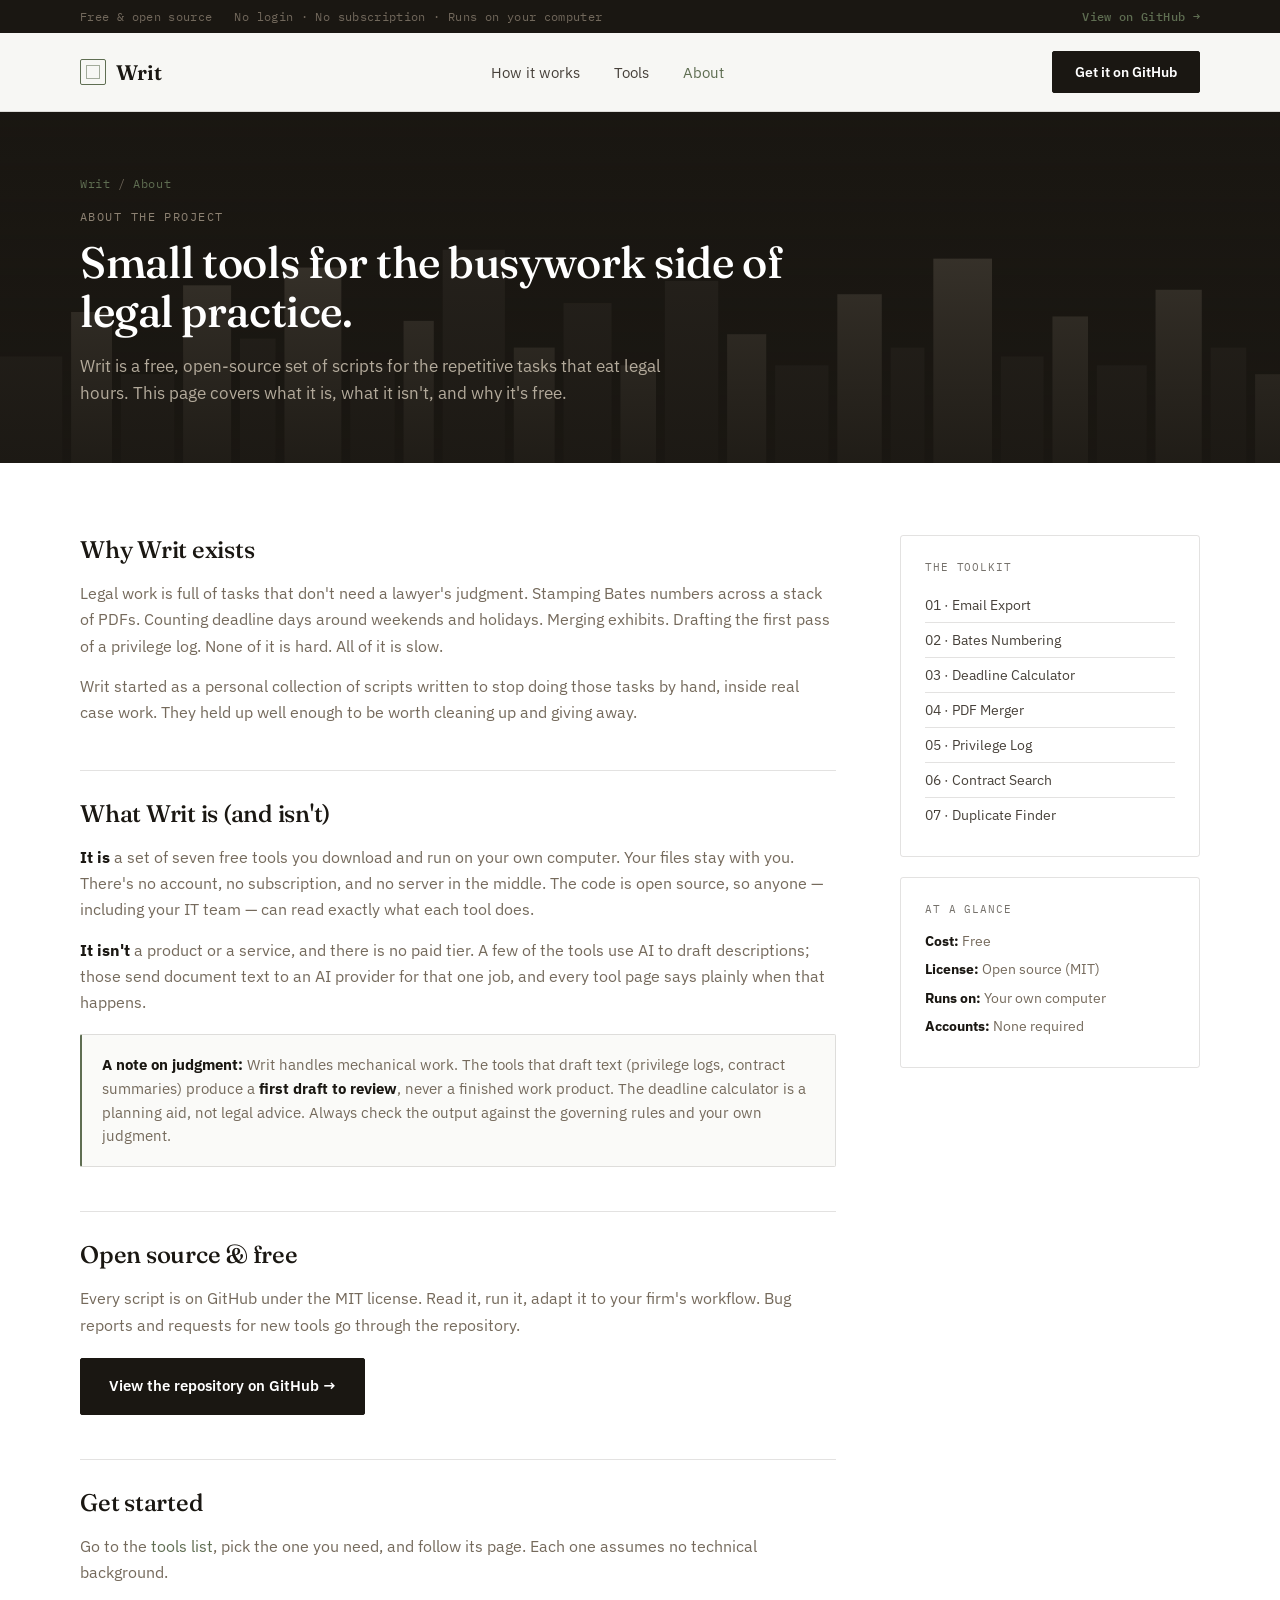
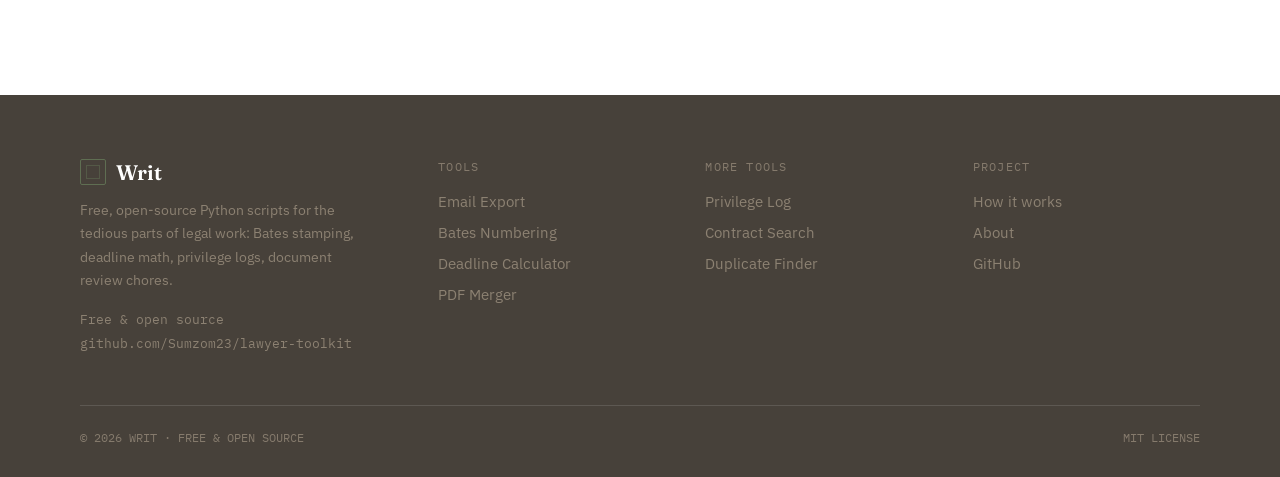
<file: about.html>
<!DOCTYPE html>
<html lang="en">
<head>
<meta charset="UTF-8">
<meta name="viewport" content="width=device-width, initial-scale=1.0">
<title>About — Writ</title>
<link rel="preconnect" href="https://fonts.googleapis.com">
<link rel="preconnect" href="https://fonts.gstatic.com" crossorigin>
<link href="https://fonts.googleapis.com/css2?family=Fraunces:opsz,wght@9..144,300;9..144,400;9..144,500;9..144,600;9..144,700&family=Fraunces:ital,opsz,wght@1,9..144,400;1,9..144,500&family=IBM+Plex+Sans:wght@400;500;600;700&family=IBM+Plex+Mono:wght@400;500&display=swap" rel="stylesheet">
<style>
  :root{
    --ink:#1A1712;
    --ink-2:#47413A;
    --paper:#FFFFFF;
    --paper-2:#FFFFFF;
    --line:rgba(71,65,58,0.15);
    --line-dark:rgba(255,255,255,0.14);
    --brass:#47413A;
    --brass-light:#8C8172;
    --slate:#47413A;
    --slate-soft:rgba(71,65,58,0.75);
    --oxblood:#47413A;
    --white:#FFFFFF;
    --green:#5F6E52;
    --sage:#5F6E52;
  }

  *{box-sizing:border-box; margin:0; padding:0;}
  html{scroll-behavior:smooth;}
  body{
    background:var(--paper);
    color:var(--slate);
    font-family:'IBM Plex Sans', sans-serif;
    -webkit-font-smoothing:antialiased;
    overflow-x:hidden;
  }
  @media (prefers-reduced-motion: reduce){
    *{animation-duration:0.01ms !important; animation-iteration-count:1 !important; transition-duration:0.01ms !important;}
  }

  h1,h2,h3{
    font-family:'Fraunces', serif;
    font-weight:500;
    color:var(--ink);
    letter-spacing:-0.01em;
  }
  a{color:inherit; text-decoration:none;}
  .mono{font-family:'IBM Plex Mono', monospace; letter-spacing:0.02em;}
  .wrap{max-width:1200px; margin:0 auto; padding:0 40px;}
  ul{list-style:none;}

  /* ---------- TOP UTILITY BAR ---------- */
  .topbar{
    background:var(--ink); color:rgba(140,129,114,0.9);
    font-family:'IBM Plex Mono', monospace; font-size:12px; letter-spacing:0.03em;
  }
  .topbar .wrap{
    display:flex; justify-content:space-between; align-items:center; padding:9px 40px;
  }
  .topbar .tb-left{display:flex; gap:22px;}
  .topbar .tb-left span{opacity:0.85;}
  .topbar a.tb-phone{color:var(--sage); font-weight:500;}
  @media (max-width:700px){
    .topbar .tb-left{display:none;}
    .topbar .wrap{justify-content:center;}
  }

  /* ---------- NAV ---------- */
  header{
    position:sticky; top:0; z-index:50;
    background:rgba(247,247,244,0.92);
    backdrop-filter:blur(10px);
    border-bottom:1px solid var(--line);
  }
  nav{
    display:flex; align-items:center; justify-content:space-between;
    padding:18px 40px;
    max-width:1200px; margin:0 auto;
  }
  .logo{
    display:flex; align-items:center; gap:10px;
    font-family:'Fraunces', serif; font-weight:600; font-size:21px; color:var(--ink);
  }
  .logo .mark{
    width:26px; height:26px; border:1.5px solid var(--sage); border-radius:2px;
    position:relative; flex-shrink:0;
  }
  .logo .mark::before{
    content:''; position:absolute; top:5px; left:5px; right:5px; bottom:5px;
    border:1px solid var(--sage); opacity:0.55;
  }
  .nav-links{display:flex; gap:34px; font-size:14.5px; color:var(--slate);}
  .nav-links a{position:relative; padding:4px 0; transition:color 0.2s;}
  .nav-links a:hover{color:var(--ink);}
  .nav-links a::after{
    content:''; position:absolute; left:0; right:0; bottom:0; height:1px;
    background:var(--sage); transform:scaleX(0); transform-origin:left; transition:transform 0.25s ease;
  }
  .nav-links a:hover::after{transform:scaleX(1);}
  .nav-right{display:flex; align-items:center; gap:20px;}
  .nav-phone{font-family:'IBM Plex Mono', monospace; font-size:13.5px; color:var(--ink); font-weight:500;}
  .nav-cta{
    font-size:14px; font-weight:600; color:var(--paper);
    background:var(--ink); padding:11px 22px; border-radius:2px;
    border:1px solid var(--ink); transition:background 0.2s, color 0.2s;
  }
  .nav-cta:hover{background:var(--ink-2);}
  .nav-mobile-hide{display:flex;}
  @media (max-width:900px){
    .nav-mobile-hide{display:none;}
  }

  /* ---------- HERO (skyline + proof) ---------- */
  .hero{
    position:relative;
    background:var(--ink);
    color:var(--paper);
    overflow:hidden;
    padding-bottom:0;
  }
  .hero-inner{
    position:relative; z-index:3;
    padding:100px 0 60px;
  }
  .hero-inner .wrap{
    display:grid; grid-template-columns:1.05fr 0.95fr; gap:56px; align-items:center;
  }
  @media (max-width:960px){
    .hero-inner .wrap{grid-template-columns:1fr; gap:48px;}
  }
  .eyebrow{
    display:inline-flex; align-items:center; gap:10px;
    font-family:'IBM Plex Mono', monospace; font-size:12px; letter-spacing:0.14em;
    color:var(--brass-light); text-transform:uppercase; margin-bottom:22px;
  }
  .eyebrow::before{content:''; width:22px; height:1px; background:var(--sage);}
  .eyebrow.dark{color:var(--brass);}
  .eyebrow.dark::before{background:var(--sage);}

  h1.headline{
    font-size:clamp(34px, 4.4vw, 54px);
    line-height:1.1;
    margin-bottom:22px;
    color:var(--white);
  }
  h1.headline em{font-style:italic; font-weight:400; color:var(--sage);}
  .hero-sub{
    font-size:17px; line-height:1.65; color:#8C8172;
    max-width:480px; margin-bottom:32px;
  }
  .btn-row{display:flex; gap:16px; align-items:center; flex-wrap:wrap; margin-bottom:0;}
  .btn-primary{
    background:var(--white); color:var(--ink); padding:15px 28px;
    font-size:14.5px; font-weight:600; border-radius:2px;
    border:1px solid var(--white); transition:transform 0.2s ease, background 0.2s;
    display:inline-block;
  }
  .btn-primary:hover{background:var(--sage); border-color:var(--sage); color:var(--white); transform:translateY(-1px);}
  .btn-ghost-light{
    padding:15px 4px; font-size:14.5px; font-weight:500; color:var(--white);
    border-bottom:1px solid rgba(255,255,255,0.5);
  }

  /* skyline silhouette */
  .skyline{
    position:absolute; left:0; right:0; bottom:0; z-index:1; opacity:0.9;
    pointer-events:none;
  }
  .hero::after{
    content:''; position:absolute; inset:0; z-index:2;
    background:linear-gradient(180deg, rgba(26,23,18,0.2) 0%, rgba(26,23,18,0.55) 55%, var(--ink) 100%);
  }

  /* proof stat strip */
  .stat-strip{
    position:relative; z-index:3;
    border-top:1px solid var(--line-dark);
    background:rgba(255,255,255,0.04);
  }
  .stat-strip .wrap{
    display:grid; grid-template-columns:repeat(4,1fr);
    padding:30px 40px;
  }
  .stat{
    text-align:left; padding-right:20px; border-right:1px solid var(--line-dark);
  }
  .stat:last-child{border-right:none;}
  .stat .num{
    font-family:'Fraunces', serif; font-size:clamp(24px,2.6vw,34px); color:var(--white); font-weight:600; display:block;
  }
  .stat .label{
    font-family:'IBM Plex Mono', monospace; font-size:11.5px; letter-spacing:0.06em; color:rgba(140,129,114,0.9); text-transform:uppercase; margin-top:6px; display:block;
  }
  @media (max-width:820px){
    .stat-strip .wrap{grid-template-columns:repeat(2,1fr); gap:24px 0;}
    .stat{border-right:none; padding-right:0;}
  }

  /* ---------- PRESS / TRUST BAR ---------- */
  .press{
    padding:44px 0; border-bottom:1px solid var(--line); background:var(--paper);
  }
  .press .label{
    text-align:center; font-family:'IBM Plex Mono', monospace; font-size:11.5px; letter-spacing:0.12em;
    color:var(--slate-soft); text-transform:uppercase; margin-bottom:28px;
  }
  .press-row{
    display:flex; justify-content:center; align-items:center; flex-wrap:wrap; gap:44px 56px;
  }
  .press-name{
    font-family:'Fraunces', serif; font-size:18px; color:var(--slate-soft); opacity:0.7; letter-spacing:0.01em;
  }

  /* ---------- PROBLEM / LEDE ---------- */
  .problem{
    padding:88px 0; background:var(--paper-2); border-bottom:1px solid var(--line);
  }
  .problem .wrap{max-width:820px; text-align:center;}
  .problem p.lede{
    font-family:'Fraunces', serif; font-style:italic; font-weight:400;
    font-size:clamp(21px, 2.4vw, 30px); line-height:1.5; color:var(--ink);
  }
  .problem .attribution{
    margin-top:24px; font-family:'IBM Plex Mono', monospace; font-size:12px; color:var(--slate-soft); text-transform:uppercase; letter-spacing:0.08em;
  }

  /* ---------- HOW IT WORKS ---------- */
  .how{padding:104px 0;}
  .section-head{max-width:620px; margin-bottom:60px;}
  .section-head.center{margin-left:auto; margin-right:auto; text-align:center;}
  .section-head .eyebrow{margin-bottom:16px;}
  .section-head h2{font-size:clamp(28px,3vw,38px); line-height:1.15;}
  .section-head p{color:var(--slate-soft); font-size:16px; margin-top:14px; line-height:1.6;}

  .steps{
    display:grid; grid-template-columns:repeat(3, 1fr); gap:0;
    border-top:1px solid var(--line);
  }
  .step{padding:32px 32px 0 0; border-right:1px solid var(--line); position:relative;}
  .step:last-child{border-right:none;}
  .step .num{
    font-family:'IBM Plex Mono', monospace; font-size:13px; color:var(--brass);
    display:block; margin-bottom:18px; margin-top:-1px; padding-top:18px; border-top:2px solid var(--sage); width:38px;
  }
  .step h3{font-size:19px; margin-bottom:10px; font-weight:500;}
  .step p{color:var(--slate-soft); font-size:14.5px; line-height:1.65; padding-right:20px;}
  @media (max-width:820px){
    .steps{grid-template-columns:1fr;}
    .step{border-right:none; border-bottom:1px solid var(--line); padding-bottom:32px;}
  }

  /* ---------- RESULTS / PROOF SECTION ---------- */
  .results{
    background:var(--ink); color:var(--paper); padding:96px 0; position:relative; overflow:hidden;
  }
  .results .wrap{position:relative; z-index:2;}
  .results .section-head h2{color:var(--white);}
  .results .section-head p{color:#8C8172;}
  .results-grid{
    display:grid; grid-template-columns:repeat(3,1fr); gap:40px; margin-top:20px;
  }
  .result-card{border-left:2px solid var(--sage); padding-left:22px;}
  .result-card .num{font-family:'Fraunces', serif; font-size:clamp(32px,4vw,46px); color:var(--white); font-weight:600; display:block; line-height:1;}
  .result-card .desc{font-size:14.5px; color:#8C8172; margin-top:10px; line-height:1.6;}
  @media (max-width:820px){
    .results-grid{grid-template-columns:1fr; gap:32px;}
  }

  /* ---------- FEATURES / TOOLS ---------- */
  .features{padding:0 0 104px;}
  .feature-grid{
    display:grid; grid-template-columns:repeat(3, 1fr); gap:1px;
    background:var(--line); border:1px solid var(--line);
  }
  .feature{background:var(--paper); padding:34px 30px; min-height:190px; display:flex; flex-direction:column; transition:background 0.18s;}
  a.feature:hover{background:#FAFAF8;}
  .feature .tick{width:9px; height:9px; background:var(--sage); margin-bottom:18px; border-radius:1px;}
  .feature .tnum{font-family:'IBM Plex Mono', monospace; font-size:11.5px; color:var(--sage); letter-spacing:0.06em; margin-bottom:10px;}
  .feature h3{font-size:17px; margin-bottom:10px; font-weight:500;}
  .feature p{font-size:14.5px; color:var(--slate-soft); line-height:1.6;}
  .feature .go{margin-top:auto; padding-top:16px; font-family:'IBM Plex Mono', monospace; font-size:12px; color:var(--sage); letter-spacing:0.04em;}
  @media (max-width:900px){.feature-grid{grid-template-columns:1fr;}}

  /* ---------- AWARDS / CREDIBILITY BADGES ---------- */
  .badges{
    padding:56px 0; border-top:1px solid var(--line); border-bottom:1px solid var(--line);
  }
  .badges-row{
    display:flex; justify-content:center; align-items:center; flex-wrap:wrap; gap:36px 48px;
  }
  .badge{
    display:flex; align-items:center; gap:10px; font-family:'IBM Plex Mono', monospace; font-size:12px;
    color:var(--slate-soft); letter-spacing:0.02em;
  }
  .badge .ring{
    width:34px; height:34px; border-radius:50%; border:1.5px solid var(--sage);
    display:flex; align-items:center; justify-content:center; font-family:'Fraunces', serif; color:var(--brass); font-size:14px; flex-shrink:0;
  }

  /* ---------- TESTIMONIAL ---------- */
  .testimonial{padding:104px 0;}
  .testimonial .wrap{max-width:800px; display:flex; gap:36px; align-items:flex-start;}
  .avatar-mono{
    width:64px; height:64px; border-radius:50%; background:var(--ink); color:var(--sage);
    display:flex; align-items:center; justify-content:center; font-family:'Fraunces', serif; font-size:22px; flex-shrink:0;
    border:1px solid var(--ink);
  }
  .testimonial blockquote{
    font-family:'Fraunces', serif; font-weight:400; font-size:clamp(21px,2.6vw,28px);
    line-height:1.5; color:var(--ink);
  }
  .testimonial blockquote::before{content:'“'; color:var(--sage);}
  .testimonial blockquote::after{content:'”'; color:var(--sage);}
  .testimonial .who{margin-top:22px; display:flex; align-items:center; gap:14px;}
  .who .line{width:34px; height:1px; background:var(--sage);}
  .who .meta{font-size:14px; color:var(--slate-soft);}
  .who .meta b{color:var(--ink); font-weight:500;}
  @media (max-width:600px){
    .testimonial .wrap{flex-direction:column;}
  }

  /* ---------- CTA / GET STARTED ---------- */
  .cta-band{
    background:var(--ink); color:var(--paper); padding:96px 0; position:relative; overflow:hidden;
  }
  .cta-band .wrap{
    position:relative; z-index:2; display:grid; grid-template-columns:1.1fr 0.9fr; gap:56px; align-items:center;
  }
  @media (max-width:900px){ .cta-band .wrap{grid-template-columns:1fr;} }
  .cta-band h2{color:var(--paper); font-size:clamp(28px,3.2vw,40px); margin-bottom:18px; line-height:1.2;}
  .cta-band p{color:#8C8172; font-size:15.5px; margin-bottom:0; line-height:1.6; max-width:440px;}
  .get-started{
    background:var(--paper); border-radius:3px; padding:30px; color:var(--slate);
  }
  .get-started h3{font-size:16px; margin-bottom:8px; color:var(--ink); font-weight:600;}
  .get-started p.gs-lede{font-size:14px; color:var(--slate-soft); line-height:1.6; margin-bottom:20px;}
  .gs-step{display:flex; gap:12px; align-items:flex-start; margin-bottom:16px;}
  .gs-step .gs-n{font-family:'IBM Plex Mono', monospace; font-size:12px; color:var(--sage); flex-shrink:0; padding-top:1px;}
  .gs-step .gs-t{font-size:14px; color:var(--slate); line-height:1.5;}
  .gs-step .gs-t b{color:var(--ink); font-weight:600;}
  .btn-github{
    margin-top:12px; width:100%; background:var(--ink); color:var(--paper); padding:14px; border:none; border-radius:2px;
    font-size:14.5px; font-weight:600; cursor:pointer; transition:background 0.2s; display:flex; align-items:center; justify-content:center; gap:10px;
  }
  .btn-github:hover{background:var(--ink-2);}
  .btn-github svg{width:18px; height:18px; fill:currentColor;}

  /* ---------- FOOTER ---------- */
  footer{background:var(--ink-2); color:#8C8172; padding:64px 0 32px;}
  .foot-grid{display:grid; grid-template-columns:1.4fr 1fr 1fr 1fr; gap:40px; margin-bottom:48px;}
  .foot-grid .logo{color:var(--paper); margin-bottom:14px;}
  .foot-grid .logo .mark{border-color:var(--sage);}
  .foot-grid .logo .mark::before{border-color:var(--sage);}
  .foot-about{font-size:14px; line-height:1.65; color:#8C8172; max-width:280px;}
  .foot-contact{margin-top:16px; font-family:'IBM Plex Mono', monospace; font-size:13px; color:#8C8172; line-height:1.9;}
  .foot-col h4{
    font-family:'IBM Plex Mono', monospace; font-size:12px; letter-spacing:0.1em; text-transform:uppercase;
    color:rgba(140,129,114,0.9); margin-bottom:18px; font-weight:400;
  }
  .foot-col a{display:block; font-size:14.5px; color:#8C8172; margin-bottom:12px; transition:color 0.2s;}
  .foot-col a:hover{color:var(--paper);}
  .foot-bottom{
    border-top:1px solid rgba(255,255,255,0.12); padding-top:24px;
    display:flex; justify-content:space-between; flex-wrap:wrap; gap:12px;
    font-size:12px; color:rgba(140,129,114,0.9); font-family:'IBM Plex Mono', monospace;
  }
  @media (max-width:820px){ .foot-grid{grid-template-columns:1fr 1fr;} }
  @media (max-width:560px){
    .wrap{padding:0 22px;}
    .foot-grid{grid-template-columns:1fr;}
  }

  /* ================= TOOL / CONTENT PAGE STYLES ================= */
  .page-hero{
    background:var(--ink); color:var(--paper); padding:64px 0 56px; position:relative; overflow:hidden;
  }
  .page-hero::after{
    content:''; position:absolute; inset:0; z-index:1;
    background:linear-gradient(180deg, rgba(26,23,18,0.55) 0%, rgba(26,23,18,0.8) 60%, rgba(26,23,18,0.94) 100%);
  }
  .page-hero .wrap{position:relative; z-index:2;}
  .crumb{
    font-family:'IBM Plex Mono', monospace; font-size:12px; letter-spacing:0.05em; color:var(--sage); margin-bottom:18px;
  }
  .crumb a{color:var(--sage);}
  .crumb span{color:rgba(140,129,114,0.7);}
  .page-hero .toolnum{
    font-family:'IBM Plex Mono', monospace; font-size:12px; letter-spacing:0.12em; color:var(--brass-light); text-transform:uppercase; margin-bottom:14px;
  }
  .page-hero h1{
    font-size:clamp(30px,3.6vw,44px); line-height:1.12; color:var(--white); margin-bottom:16px; max-width:760px;
  }
  .page-hero .lede{
    font-size:17px; line-height:1.6; color:#B3AA9B; max-width:620px;
  }
  .page-hero .hero-btns{margin-top:28px; display:flex; gap:14px; flex-wrap:wrap;}

  /* content layout */
  .content{padding:72px 0 96px;}
  .content .wrap{display:grid; grid-template-columns:1fr 300px; gap:64px; align-items:start;}
  @media (max-width:900px){ .content .wrap{grid-template-columns:1fr; gap:40px;} }

  .doc h2{
    font-size:24px; margin:44px 0 16px; padding-top:28px; border-top:1px solid var(--line);
  }
  .doc h2:first-child{margin-top:0; padding-top:0; border-top:none;}
  .doc h3{font-size:17px; margin:26px 0 10px; font-weight:600;}
  .doc p{font-size:15.5px; line-height:1.7; color:var(--slate); margin-bottom:14px;}
  .doc p b{color:var(--ink);}
  .doc .plain{font-size:15.5px; line-height:1.7; color:var(--slate);}

  .callout{
    background:#FAFAF8; border:1px solid var(--line); border-left:2px solid var(--sage);
    padding:18px 20px; border-radius:2px; margin:18px 0; font-size:14.5px; line-height:1.65; color:var(--slate);
  }
  .callout b{color:var(--ink);}

  /* numbered instruction steps */
  ol.instructions{counter-reset:step; margin:8px 0 8px; padding:0;}
  ol.instructions li{
    list-style:none; position:relative; padding:0 0 22px 46px; counter-increment:step;
  }
  ol.instructions li::before{
    content:counter(step); position:absolute; left:0; top:-2px;
    width:30px; height:30px; border-radius:50%; border:1.5px solid var(--sage); color:var(--sage);
    display:flex; align-items:center; justify-content:center; font-family:'IBM Plex Mono', monospace; font-size:13px;
  }
  ol.instructions li::after{
    content:''; position:absolute; left:15px; top:30px; bottom:2px; width:1px; background:var(--line);
  }
  ol.instructions li:last-child::after{display:none;}
  ol.instructions li h4{font-family:'IBM Plex Sans', sans-serif; font-size:15.5px; color:var(--ink); font-weight:600; margin-bottom:5px;}
  ol.instructions li p{font-size:14.5px; line-height:1.6; color:var(--slate); margin-bottom:8px;}

  /* code / command box */
  .code{
    position:relative; background:var(--ink); border-radius:3px; padding:16px 18px; margin:12px 0 6px;
    font-family:'IBM Plex Mono', monospace; font-size:13.5px; line-height:1.7; color:#E9E4DA; overflow-x:auto;
  }
  .code .cmt{color:#8C8172;}
  .code .tab{
    display:inline-block; font-family:'IBM Plex Mono', monospace; font-size:10px; letter-spacing:0.08em; text-transform:uppercase;
    color:var(--sage); border:1px solid rgba(95,110,82,0.5); border-radius:2px; padding:2px 7px; margin-bottom:10px;
  }
  .copy-btn{
    position:absolute; top:12px; right:12px; background:rgba(255,255,255,0.08); color:#E9E4DA; border:1px solid rgba(255,255,255,0.18);
    border-radius:2px; font-family:'IBM Plex Mono', monospace; font-size:11px; padding:5px 10px; cursor:pointer; transition:background 0.15s;
  }
  .copy-btn:hover{background:rgba(255,255,255,0.16);}
  .code.has-copy{padding-top:40px;}

  /* two-column os commands */
  .os-grid{display:grid; grid-template-columns:1fr 1fr; gap:16px; margin:14px 0;}
  @media (max-width:640px){ .os-grid{grid-template-columns:1fr;} }
  .os-label{font-family:'IBM Plex Mono', monospace; font-size:11px; letter-spacing:0.08em; text-transform:uppercase; color:var(--sage); margin-bottom:6px;}

  /* errors table */
  table.errors{width:100%; border-collapse:collapse; margin:14px 0; font-size:14.5px;}
  table.errors th{
    text-align:left; font-family:'IBM Plex Mono', monospace; font-size:11px; letter-spacing:0.06em; text-transform:uppercase;
    color:var(--slate-soft); font-weight:400; padding:10px 14px; border-bottom:1px solid var(--line);
  }
  table.errors td{padding:12px 14px; border-bottom:1px solid var(--line); vertical-align:top; line-height:1.55; color:var(--slate);}
  table.errors td.err{font-family:'IBM Plex Mono', monospace; font-size:12.5px; color:var(--ink); white-space:nowrap;}
  @media (max-width:640px){ table.errors td.err{white-space:normal;} }

  /* sidebar */
  .sidebar{position:sticky; top:88px;}
  .side-card{border:1px solid var(--line); border-radius:3px; padding:24px; margin-bottom:20px;}
  .side-card h4{font-family:'IBM Plex Mono', monospace; font-size:11px; letter-spacing:0.08em; text-transform:uppercase; color:var(--slate-soft); margin-bottom:14px; font-weight:400;}
  .side-card .req{font-size:14px; line-height:1.6; color:var(--slate); margin-bottom:6px;}
  .side-card .req b{color:var(--ink);}
  .btn-download{
    width:100%; background:var(--ink); color:var(--paper); padding:14px; border-radius:2px; text-align:center;
    font-size:14.5px; font-weight:600; display:flex; align-items:center; justify-content:center; gap:10px; transition:background 0.2s;
  }
  .btn-download:hover{background:var(--sage);}
  .btn-download svg{width:17px; height:17px; fill:currentColor;}
  .side-links a{display:block; font-size:14px; color:var(--slate); padding:8px 0; border-bottom:1px solid var(--line); transition:color 0.18s;}
  .side-links a:last-child{border-bottom:none;}
  .side-links a:hover{color:var(--sage);}

  /* other-tools nav strip at bottom of tool pages */
  .more-tools{border-top:1px solid var(--line); padding:56px 0 0;}
  .more-tools h4{font-family:'IBM Plex Mono', monospace; font-size:11px; letter-spacing:0.1em; text-transform:uppercase; color:var(--slate-soft); margin-bottom:20px; font-weight:400;}
  .mt-grid{display:grid; grid-template-columns:repeat(3,1fr); gap:1px; background:var(--line); border:1px solid var(--line);}
  @media (max-width:820px){ .mt-grid{grid-template-columns:1fr;} }
  .mt-grid a{background:var(--paper); padding:20px 22px; transition:background 0.15s;}
  .mt-grid a:hover{background:#FAFAF8;}
  .mt-grid .tnum{font-family:'IBM Plex Mono', monospace; font-size:11px; color:var(--sage); margin-bottom:6px;}
  .mt-grid h3{font-size:15.5px; font-weight:500; margin-bottom:4px;}
  .mt-grid p{font-size:13px; color:var(--slate-soft); line-height:1.5;}

  /* deadline calculator tool */
  .calc-wrap{max-width:900px;}
  .calc-panel{border:1px solid var(--line); border-radius:3px; padding:28px; margin-bottom:28px; background:#FAFAF8;}
  .calc-row{display:grid; grid-template-columns:1fr 1fr; gap:20px;}
  @media (max-width:640px){ .calc-row{grid-template-columns:1fr;} }
  .calc-field label{display:block; font-family:'IBM Plex Mono', monospace; font-size:11px; letter-spacing:0.05em; text-transform:uppercase; color:var(--slate-soft); margin-bottom:7px;}
  .calc-field input, .calc-field select{
    width:100%; border:1px solid var(--line); border-radius:2px; padding:12px; font-family:'IBM Plex Sans', sans-serif; font-size:15px; background:var(--white); color:var(--ink);
  }
  .calc-field input:focus, .calc-field select:focus{outline:2px solid var(--sage); outline-offset:1px; border-color:var(--sage);}
  .calc-actions{margin-top:22px; display:flex; gap:14px; flex-wrap:wrap; align-items:center;}
  .btn-calc{background:var(--ink); color:var(--paper); border:none; border-radius:2px; padding:13px 26px; font-size:14.5px; font-weight:600; cursor:pointer; transition:background 0.2s;}
  .btn-calc:hover{background:var(--sage);}
  .btn-calc.secondary{background:transparent; color:var(--ink); border:1px solid var(--line);}
  .btn-calc.secondary:hover{background:var(--white); border-color:var(--sage); color:var(--sage);}
  .rules-note{font-size:13px; color:var(--slate-soft); margin-top:14px; line-height:1.5;}
  .results-table{width:100%; border-collapse:collapse; margin-top:8px; font-size:14.5px;}
  .results-table th{text-align:left; font-family:'IBM Plex Mono', monospace; font-size:11px; letter-spacing:0.06em; text-transform:uppercase; color:var(--slate-soft); font-weight:400; padding:12px 14px; border-bottom:1px solid var(--line);}
  .results-table td{padding:13px 14px; border-bottom:1px solid var(--line); color:var(--slate); line-height:1.5;}
  .results-table td.date{font-family:'IBM Plex Mono', monospace; font-size:13.5px; color:var(--ink); white-space:nowrap;}
  .results-table tr.weekend-adj td.date{color:var(--sage);}
  .results-table .adjnote{font-family:'IBM Plex Mono', monospace; font-size:11px; color:var(--sage); display:block; margin-top:3px;}
  .empty-state{text-align:center; padding:48px 20px; color:var(--slate-soft); font-size:15px;}
  #resultsCard{display:none;}

  /* ---- About page: lighter brown body text for softer, better contrast ---- */
  .content .doc p,
  .content .doc .plain,
  .content .doc li{color:#756A5C;}
  .content .doc .callout{color:#756A5C;}
  .side-card .req{color:#756A5C;}
</style>
</head>
<body>
<div class="topbar">
  <div class="wrap">
    <div class="tb-left">
      <span>Free &amp; open source</span>
      <span>No login · No subscription · Runs on your computer</span>
    </div>
    <a href="https://github.com/Sumzom23/lawyer-toolkit" class="tb-phone">View on GitHub →</a>
  </div>
</div>

<header>
  <nav>
    <a href="index.html" class="logo"><span class="mark"></span>Writ</a>
    <div class="nav-links nav-mobile-hide">
      <a href="index.html#how">How it works</a>
      <a href="index.html#tools">Tools</a>
      <a href="about.html" style="color:var(--sage)">About</a>
    </div>
    <div class="nav-right">
      <a href="https://github.com/Sumzom23/lawyer-toolkit" class="nav-cta">Get it on GitHub</a>
    </div>
  </nav>
</header>

<section class="page-hero">
  <svg class="skyline" viewBox="0 0 1440 260" preserveAspectRatio="none" xmlns="http://www.w3.org/2000/svg" aria-hidden="true">
    <rect x="0" y="140" width="70" height="120" fill="#47413A"/><rect x="80" y="90" width="46" height="170" fill="#8C8172"/>
    <rect x="136" y="160" width="60" height="100" fill="#47413A"/><rect x="206" y="60" width="54" height="200" fill="#8C8172"/>
    <rect x="270" y="120" width="40" height="140" fill="#47413A"/><rect x="320" y="40" width="64" height="220" fill="#8C8172"/>
    <rect x="394" y="150" width="50" height="110" fill="#47413A"/><rect x="454" y="100" width="34" height="160" fill="#8C8172"/>
    <rect x="498" y="20" width="70" height="240" fill="#47413A"/><rect x="578" y="130" width="46" height="130" fill="#8C8172"/>
    <rect x="634" y="80" width="54" height="180" fill="#47413A"/><rect x="698" y="150" width="40" height="110" fill="#8C8172"/>
    <rect x="748" y="55" width="60" height="205" fill="#47413A"/><rect x="818" y="115" width="44" height="145" fill="#8C8172"/>
    <rect x="872" y="150" width="60" height="110" fill="#47413A"/><rect x="942" y="70" width="50" height="190" fill="#8C8172"/>
    <rect x="1002" y="130" width="38" height="130" fill="#47413A"/><rect x="1050" y="30" width="66" height="230" fill="#8C8172"/>
    <rect x="1126" y="140" width="48" height="120" fill="#47413A"/><rect x="1184" y="95" width="40" height="165" fill="#8C8172"/>
    <rect x="1234" y="150" width="56" height="110" fill="#47413A"/><rect x="1300" y="65" width="52" height="195" fill="#8C8172"/>
    <rect x="1362" y="130" width="40" height="130" fill="#47413A"/><rect x="1412" y="160" width="28" height="100" fill="#8C8172"/>
  </svg>
  <div class="wrap">
    <div class="crumb"><a href="index.html">Writ</a> <span>/</span> About</div>
    <div class="toolnum">About the project</div>
    <h1>Small tools for the busywork side of legal practice.</h1>
    <p class="lede">Writ is a free, open-source set of scripts for the repetitive tasks that eat legal hours. This page covers what it is, what it isn't, and why it's free.</p>
  </div>
</section>

<section class="content">
  <div class="wrap">
    <div class="doc">
      <h2>Why Writ exists</h2>
      <p>Legal work is full of tasks that don't need a lawyer's judgment. Stamping Bates numbers across a stack of PDFs. Counting deadline days around weekends and holidays. Merging exhibits. Drafting the first pass of a privilege log. None of it is hard. All of it is slow.</p>
      <p>Writ started as a personal collection of scripts written to stop doing those tasks by hand, inside real case work. They held up well enough to be worth cleaning up and giving away.</p>

      <h2>What Writ is (and isn't)</h2>
      <p><b>It is</b> a set of seven free tools you download and run on your own computer. Your files stay with you. There's no account, no subscription, and no server in the middle. The code is open source, so anyone — including your IT team — can read exactly what each tool does.</p>
      <p><b>It isn't</b> a product or a service, and there is no paid tier. A few of the tools use AI to draft descriptions; those send document text to an AI provider for that one job, and every tool page says plainly when that happens.</p>

      <div class="callout">
        <b>A note on judgment:</b> Writ handles mechanical work. The tools that draft text (privilege logs, contract summaries) produce a <b>first draft to review</b>, never a finished work product. The deadline calculator is a planning aid, not legal advice. Always check the output against the governing rules and your own judgment.
      </div>

      <h2>Open source &amp; free</h2>
      <p>Every script is on GitHub under the MIT license. Read it, run it, adapt it to your firm's workflow. Bug reports and requests for new tools go through the repository.</p>
      <p style="margin-top:20px;">
        <a href="https://github.com/Sumzom23/lawyer-toolkit" class="btn-primary" style="background:var(--ink); color:var(--paper); border-color:var(--ink);">View the repository on GitHub →</a>
      </p>

      <h2>Get started</h2>
      <p>Go to the <a href="index.html#tools" style="color:var(--sage);">tools list</a>, pick the one you need, and follow its page. Each one assumes no technical background.</p>
    </div>

    <aside class="sidebar">
      <div class="side-card">
        <h4>The toolkit</h4>
        <div class="side-links">
          <a href="tools/email-export.html">01 · Email Export</a>
          <a href="tools/bates-numbering.html">02 · Bates Numbering</a>
          <a href="tools/deadline-calculator.html">03 · Deadline Calculator</a>
          <a href="tools/pdf-merger.html">04 · PDF Merger</a>
          <a href="tools/privilege-log.html">05 · Privilege Log</a>
          <a href="tools/contract-search.html">06 · Contract Search</a>
          <a href="tools/duplicate-finder.html">07 · Duplicate Finder</a>
        </div>
      </div>
      <div class="side-card">
        <h4>At a glance</h4>
        <p class="req"><b>Cost:</b> Free</p>
        <p class="req"><b>License:</b> Open source (MIT)</p>
        <p class="req"><b>Runs on:</b> Your own computer</p>
        <p class="req"><b>Accounts:</b> None required</p>
      </div>
    </aside>
  </div>
</section>

<footer>
  <div class="wrap">
    <div class="foot-grid">
      <div>
        <div class="logo"><span class="mark"></span>Writ</div>
        <p class="foot-about">Free, open-source Python scripts for the tedious parts of legal work: Bates stamping, deadline math, privilege logs, document review chores.</p>
        <div class="foot-contact">Free &amp; open source<br>github.com/Sumzom23/lawyer-toolkit</div>
      </div>
      <div class="foot-col">
        <h4>Tools</h4>
        <a href="tools/email-export.html">Email Export</a>
        <a href="tools/bates-numbering.html">Bates Numbering</a>
        <a href="tools/deadline-calculator.html">Deadline Calculator</a>
        <a href="tools/pdf-merger.html">PDF Merger</a>
      </div>
      <div class="foot-col">
        <h4>More tools</h4>
        <a href="tools/privilege-log.html">Privilege Log</a>
        <a href="tools/contract-search.html">Contract Search</a>
        <a href="tools/duplicate-finder.html">Duplicate Finder</a>
      </div>
      <div class="foot-col">
        <h4>Project</h4>
        <a href="index.html#how">How it works</a>
        <a href="about.html">About</a>
        <a href="https://github.com/Sumzom23/lawyer-toolkit">GitHub</a>
      </div>
    </div>
    <div class="foot-bottom">
      <span>© 2026 WRIT · FREE &amp; OPEN SOURCE</span>
      <span>MIT LICENSE</span>
    </div>
  </div>
</footer>
</body>
</html>
</file>
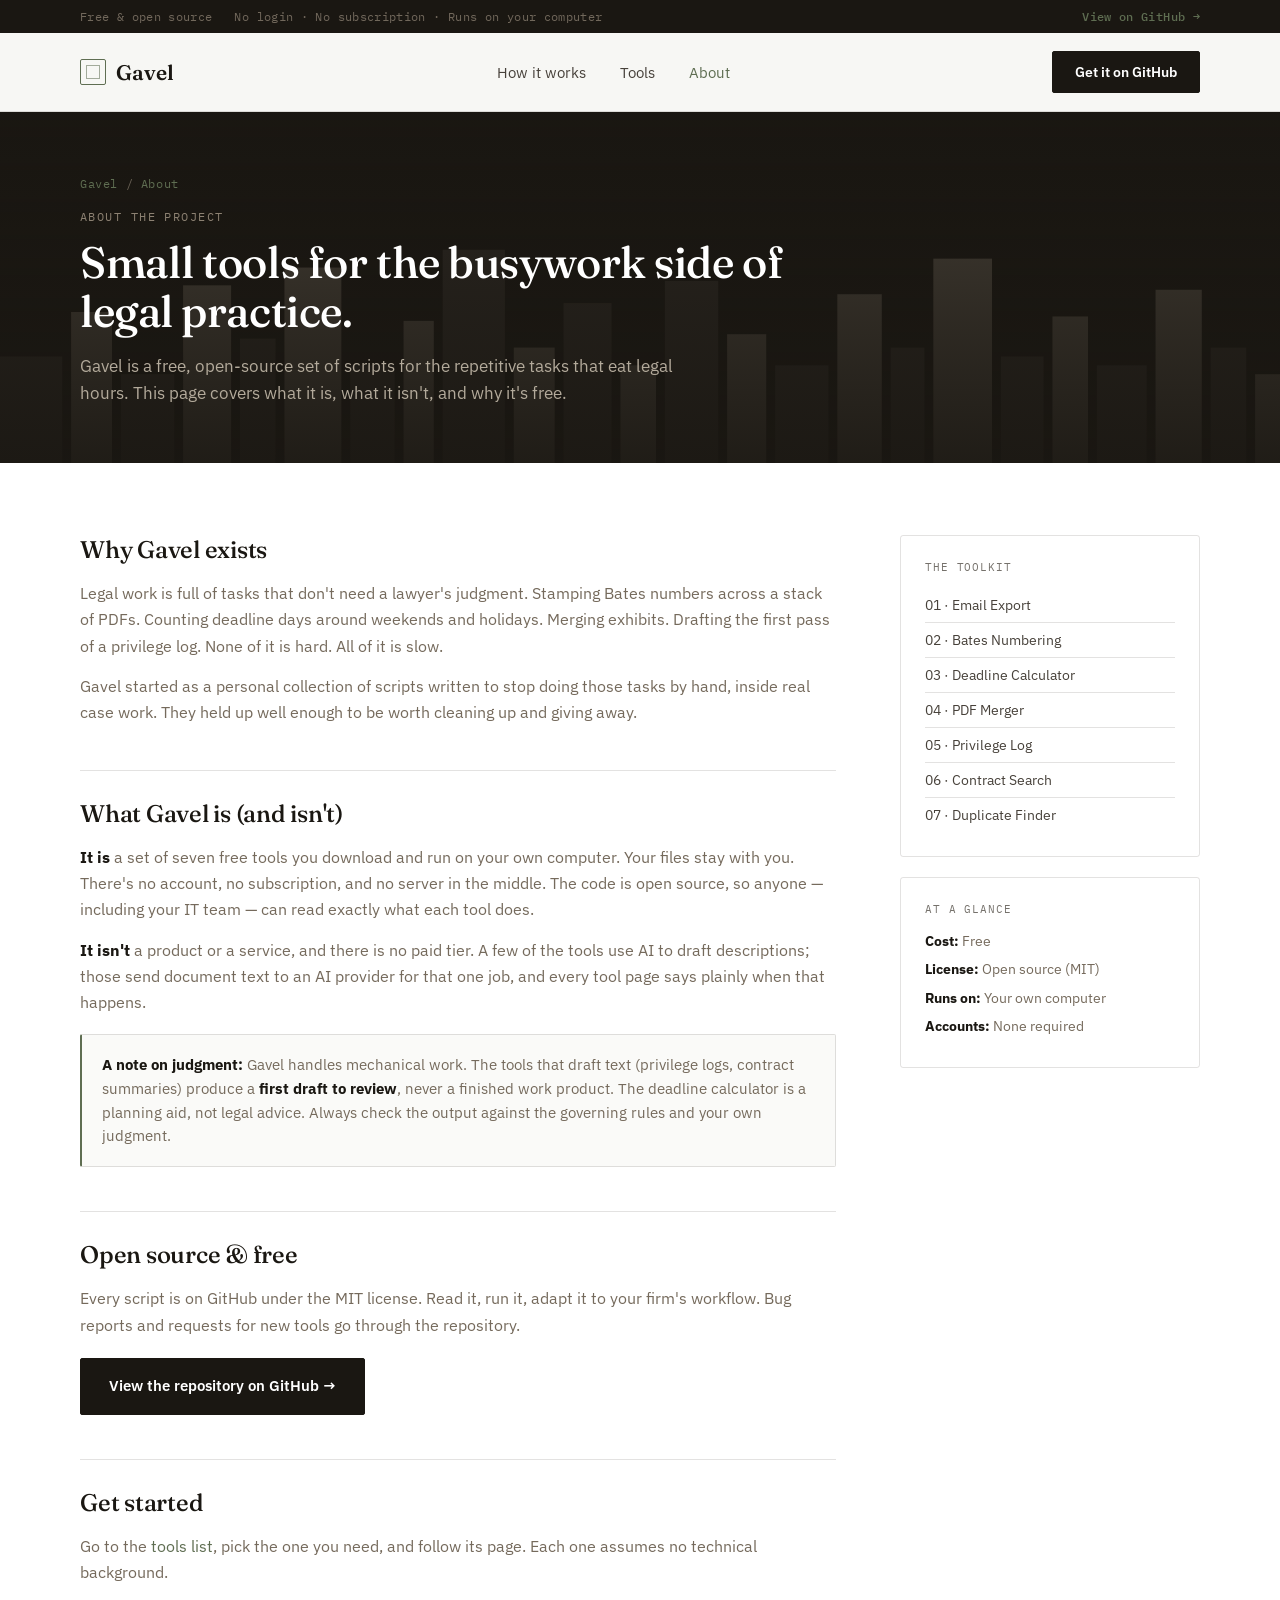
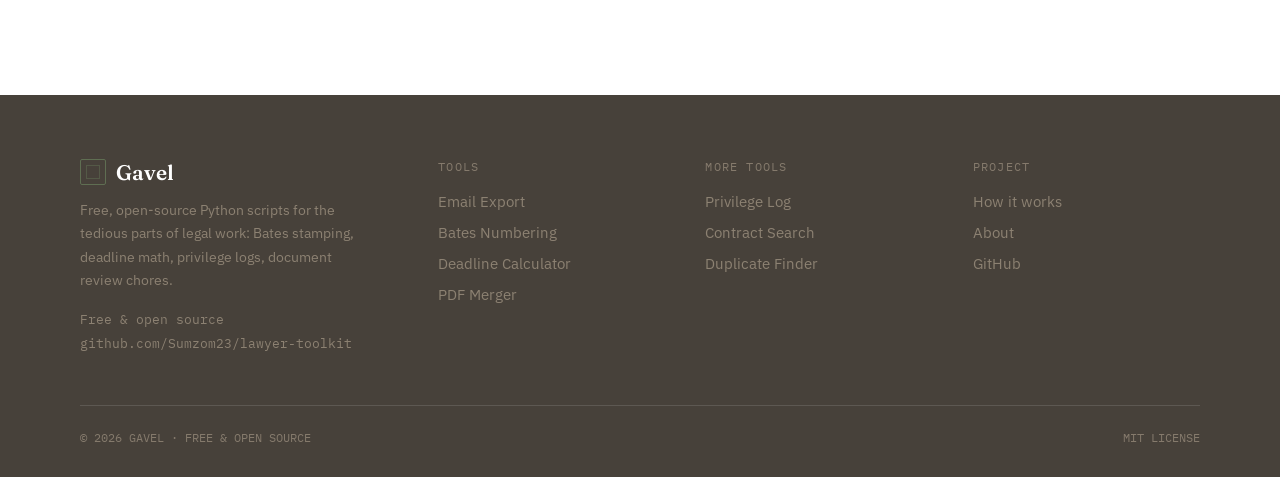
<file: tools/about.html>
<!DOCTYPE html>
<html lang="en">
<head>
<meta charset="UTF-8">
<meta name="viewport" content="width=device-width, initial-scale=1.0">
<title>About — Gavel</title>
<link rel="preconnect" href="https://fonts.googleapis.com">
<link rel="preconnect" href="https://fonts.gstatic.com" crossorigin>
<link href="https://fonts.googleapis.com/css2?family=Fraunces:opsz,wght@9..144,300;9..144,400;9..144,500;9..144,600;9..144,700&family=Fraunces:ital,opsz,wght@1,9..144,400;1,9..144,500&family=IBM+Plex+Sans:wght@400;500;600;700&family=IBM+Plex+Mono:wght@400;500&display=swap" rel="stylesheet">
<style>
  :root{
    --ink:#1A1712;
    --ink-2:#47413A;
    --paper:#FFFFFF;
    --paper-2:#FFFFFF;
    --line:rgba(71,65,58,0.15);
    --line-dark:rgba(255,255,255,0.14);
    --brass:#47413A;
    --brass-light:#8C8172;
    --slate:#47413A;
    --slate-soft:rgba(71,65,58,0.75);
    --oxblood:#47413A;
    --white:#FFFFFF;
    --green:#5F6E52;
    --sage:#5F6E52;
  }

  *{box-sizing:border-box; margin:0; padding:0;}
  html{scroll-behavior:smooth;}
  body{
    background:var(--paper);
    color:var(--slate);
    font-family:'IBM Plex Sans', sans-serif;
    -webkit-font-smoothing:antialiased;
    overflow-x:hidden;
  }
  @media (prefers-reduced-motion: reduce){
    *{animation-duration:0.01ms !important; animation-iteration-count:1 !important; transition-duration:0.01ms !important;}
  }

  h1,h2,h3{
    font-family:'Fraunces', serif;
    font-weight:500;
    color:var(--ink);
    letter-spacing:-0.01em;
  }
  a{color:inherit; text-decoration:none;}
  .mono{font-family:'IBM Plex Mono', monospace; letter-spacing:0.02em;}
  .wrap{max-width:1200px; margin:0 auto; padding:0 40px;}
  ul{list-style:none;}

  /* ---------- TOP UTILITY BAR ---------- */
  .topbar{
    background:var(--ink); color:rgba(140,129,114,0.9);
    font-family:'IBM Plex Mono', monospace; font-size:12px; letter-spacing:0.03em;
  }
  .topbar .wrap{
    display:flex; justify-content:space-between; align-items:center; padding:9px 40px;
  }
  .topbar .tb-left{display:flex; gap:22px;}
  .topbar .tb-left span{opacity:0.85;}
  .topbar a.tb-phone{color:var(--sage); font-weight:500;}
  @media (max-width:700px){
    .topbar .tb-left{display:none;}
    .topbar .wrap{justify-content:center;}
  }

  /* ---------- NAV ---------- */
  header{
    position:sticky; top:0; z-index:50;
    background:rgba(247,247,244,0.92);
    backdrop-filter:blur(10px);
    border-bottom:1px solid var(--line);
  }
  nav{
    display:flex; align-items:center; justify-content:space-between;
    padding:18px 40px;
    max-width:1200px; margin:0 auto;
  }
  .logo{
    display:flex; align-items:center; gap:10px;
    font-family:'Fraunces', serif; font-weight:600; font-size:21px; color:var(--ink);
  }
  .logo .mark{
    width:26px; height:26px; border:1.5px solid var(--sage); border-radius:2px;
    position:relative; flex-shrink:0;
  }
  .logo .mark::before{
    content:''; position:absolute; top:5px; left:5px; right:5px; bottom:5px;
    border:1px solid var(--sage); opacity:0.55;
  }
  .nav-links{display:flex; gap:34px; font-size:14.5px; color:var(--slate);}
  .nav-links a{position:relative; padding:4px 0; transition:color 0.2s;}
  .nav-links a:hover{color:var(--ink);}
  .nav-links a::after{
    content:''; position:absolute; left:0; right:0; bottom:0; height:1px;
    background:var(--sage); transform:scaleX(0); transform-origin:left; transition:transform 0.25s ease;
  }
  .nav-links a:hover::after{transform:scaleX(1);}
  .nav-right{display:flex; align-items:center; gap:20px;}
  .nav-phone{font-family:'IBM Plex Mono', monospace; font-size:13.5px; color:var(--ink); font-weight:500;}
  .nav-cta{
    font-size:14px; font-weight:600; color:var(--paper);
    background:var(--ink); padding:11px 22px; border-radius:2px;
    border:1px solid var(--ink); transition:background 0.2s, color 0.2s;
  }
  .nav-cta:hover{background:var(--ink-2);}
  .nav-mobile-hide{display:flex;}
  @media (max-width:900px){
    .nav-mobile-hide{display:none;}
  }

  /* ---------- HERO (skyline + proof) ---------- */
  .hero{
    position:relative;
    background:var(--ink);
    color:var(--paper);
    overflow:hidden;
    padding-bottom:0;
  }
  .hero-inner{
    position:relative; z-index:3;
    padding:100px 0 60px;
  }
  .hero-inner .wrap{
    display:grid; grid-template-columns:1.05fr 0.95fr; gap:56px; align-items:center;
  }
  @media (max-width:960px){
    .hero-inner .wrap{grid-template-columns:1fr; gap:48px;}
  }
  .eyebrow{
    display:inline-flex; align-items:center; gap:10px;
    font-family:'IBM Plex Mono', monospace; font-size:12px; letter-spacing:0.14em;
    color:var(--brass-light); text-transform:uppercase; margin-bottom:22px;
  }
  .eyebrow::before{content:''; width:22px; height:1px; background:var(--sage);}
  .eyebrow.dark{color:var(--brass);}
  .eyebrow.dark::before{background:var(--sage);}

  h1.headline{
    font-size:clamp(34px, 4.4vw, 54px);
    line-height:1.1;
    margin-bottom:22px;
    color:var(--white);
  }
  h1.headline em{font-style:italic; font-weight:400; color:var(--sage);}
  .hero-sub{
    font-size:17px; line-height:1.65; color:#8C8172;
    max-width:480px; margin-bottom:32px;
  }
  .btn-row{display:flex; gap:16px; align-items:center; flex-wrap:wrap; margin-bottom:0;}
  .btn-primary{
    background:var(--white); color:var(--ink); padding:15px 28px;
    font-size:14.5px; font-weight:600; border-radius:2px;
    border:1px solid var(--white); transition:transform 0.2s ease, background 0.2s;
    display:inline-block;
  }
  .btn-primary:hover{background:var(--sage); border-color:var(--sage); color:var(--white); transform:translateY(-1px);}
  .btn-ghost-light{
    padding:15px 4px; font-size:14.5px; font-weight:500; color:var(--white);
    border-bottom:1px solid rgba(255,255,255,0.5);
  }

  /* skyline silhouette */
  .skyline{
    position:absolute; left:0; right:0; bottom:0; z-index:1; opacity:0.9;
    pointer-events:none;
  }
  .hero::after{
    content:''; position:absolute; inset:0; z-index:2;
    background:linear-gradient(180deg, rgba(26,23,18,0.2) 0%, rgba(26,23,18,0.55) 55%, var(--ink) 100%);
  }

  /* proof stat strip */
  .stat-strip{
    position:relative; z-index:3;
    border-top:1px solid var(--line-dark);
    background:rgba(255,255,255,0.04);
  }
  .stat-strip .wrap{
    display:grid; grid-template-columns:repeat(4,1fr);
    padding:30px 40px;
  }
  .stat{
    text-align:left; padding-right:20px; border-right:1px solid var(--line-dark);
  }
  .stat:last-child{border-right:none;}
  .stat .num{
    font-family:'Fraunces', serif; font-size:clamp(24px,2.6vw,34px); color:var(--white); font-weight:600; display:block;
  }
  .stat .label{
    font-family:'IBM Plex Mono', monospace; font-size:11.5px; letter-spacing:0.06em; color:rgba(140,129,114,0.9); text-transform:uppercase; margin-top:6px; display:block;
  }
  @media (max-width:820px){
    .stat-strip .wrap{grid-template-columns:repeat(2,1fr); gap:24px 0;}
    .stat{border-right:none; padding-right:0;}
  }

  /* ---------- PRESS / TRUST BAR ---------- */
  .press{
    padding:44px 0; border-bottom:1px solid var(--line); background:var(--paper);
  }
  .press .label{
    text-align:center; font-family:'IBM Plex Mono', monospace; font-size:11.5px; letter-spacing:0.12em;
    color:var(--slate-soft); text-transform:uppercase; margin-bottom:28px;
  }
  .press-row{
    display:flex; justify-content:center; align-items:center; flex-wrap:wrap; gap:44px 56px;
  }
  .press-name{
    font-family:'Fraunces', serif; font-size:18px; color:var(--slate-soft); opacity:0.7; letter-spacing:0.01em;
  }

  /* ---------- PROBLEM / LEDE ---------- */
  .problem{
    padding:88px 0; background:var(--paper-2); border-bottom:1px solid var(--line);
  }
  .problem .wrap{max-width:820px; text-align:center;}
  .problem p.lede{
    font-family:'Fraunces', serif; font-style:italic; font-weight:400;
    font-size:clamp(21px, 2.4vw, 30px); line-height:1.5; color:var(--ink);
  }
  .problem .attribution{
    margin-top:24px; font-family:'IBM Plex Mono', monospace; font-size:12px; color:var(--slate-soft); text-transform:uppercase; letter-spacing:0.08em;
  }

  /* ---------- HOW IT WORKS ---------- */
  .how{padding:104px 0;}
  .section-head{max-width:620px; margin-bottom:60px;}
  .section-head.center{margin-left:auto; margin-right:auto; text-align:center;}
  .section-head .eyebrow{margin-bottom:16px;}
  .section-head h2{font-size:clamp(28px,3vw,38px); line-height:1.15;}
  .section-head p{color:var(--slate-soft); font-size:16px; margin-top:14px; line-height:1.6;}

  .steps{
    display:grid; grid-template-columns:repeat(3, 1fr); gap:0;
    border-top:1px solid var(--line);
  }
  .step{padding:32px 32px 0 0; border-right:1px solid var(--line); position:relative;}
  .step:last-child{border-right:none;}
  .step .num{
    font-family:'IBM Plex Mono', monospace; font-size:13px; color:var(--brass);
    display:block; margin-bottom:18px; margin-top:-1px; padding-top:18px; border-top:2px solid var(--sage); width:38px;
  }
  .step h3{font-size:19px; margin-bottom:10px; font-weight:500;}
  .step p{color:var(--slate-soft); font-size:14.5px; line-height:1.65; padding-right:20px;}
  @media (max-width:820px){
    .steps{grid-template-columns:1fr;}
    .step{border-right:none; border-bottom:1px solid var(--line); padding-bottom:32px;}
  }

  /* ---------- RESULTS / PROOF SECTION ---------- */
  .results{
    background:var(--ink); color:var(--paper); padding:96px 0; position:relative; overflow:hidden;
  }
  .results .wrap{position:relative; z-index:2;}
  .results .section-head h2{color:var(--white);}
  .results .section-head p{color:#8C8172;}
  .results-grid{
    display:grid; grid-template-columns:repeat(3,1fr); gap:40px; margin-top:20px;
  }
  .result-card{border-left:2px solid var(--sage); padding-left:22px;}
  .result-card .num{font-family:'Fraunces', serif; font-size:clamp(32px,4vw,46px); color:var(--white); font-weight:600; display:block; line-height:1;}
  .result-card .desc{font-size:14.5px; color:#8C8172; margin-top:10px; line-height:1.6;}
  @media (max-width:820px){
    .results-grid{grid-template-columns:1fr; gap:32px;}
  }

  /* ---------- FEATURES / TOOLS ---------- */
  .features{padding:0 0 104px;}
  .feature-grid{
    display:grid; grid-template-columns:repeat(3, 1fr); gap:1px;
    background:var(--line); border:1px solid var(--line);
  }
  .feature{background:var(--paper); padding:34px 30px; min-height:190px; display:flex; flex-direction:column; transition:background 0.18s;}
  a.feature:hover{background:#FAFAF8;}
  .feature .tick{width:9px; height:9px; background:var(--sage); margin-bottom:18px; border-radius:1px;}
  .feature .tnum{font-family:'IBM Plex Mono', monospace; font-size:11.5px; color:var(--sage); letter-spacing:0.06em; margin-bottom:10px;}
  .feature h3{font-size:17px; margin-bottom:10px; font-weight:500;}
  .feature p{font-size:14.5px; color:var(--slate-soft); line-height:1.6;}
  .feature .go{margin-top:auto; padding-top:16px; font-family:'IBM Plex Mono', monospace; font-size:12px; color:var(--sage); letter-spacing:0.04em;}
  @media (max-width:900px){.feature-grid{grid-template-columns:1fr;}}

  /* ---------- AWARDS / CREDIBILITY BADGES ---------- */
  .badges{
    padding:56px 0; border-top:1px solid var(--line); border-bottom:1px solid var(--line);
  }
  .badges-row{
    display:flex; justify-content:center; align-items:center; flex-wrap:wrap; gap:36px 48px;
  }
  .badge{
    display:flex; align-items:center; gap:10px; font-family:'IBM Plex Mono', monospace; font-size:12px;
    color:var(--slate-soft); letter-spacing:0.02em;
  }
  .badge .ring{
    width:34px; height:34px; border-radius:50%; border:1.5px solid var(--sage);
    display:flex; align-items:center; justify-content:center; font-family:'Fraunces', serif; color:var(--brass); font-size:14px; flex-shrink:0;
  }

  /* ---------- TESTIMONIAL ---------- */
  .testimonial{padding:104px 0;}
  .testimonial .wrap{max-width:800px; display:flex; gap:36px; align-items:flex-start;}
  .avatar-mono{
    width:64px; height:64px; border-radius:50%; background:var(--ink); color:var(--sage);
    display:flex; align-items:center; justify-content:center; font-family:'Fraunces', serif; font-size:22px; flex-shrink:0;
    border:1px solid var(--ink);
  }
  .testimonial blockquote{
    font-family:'Fraunces', serif; font-weight:400; font-size:clamp(21px,2.6vw,28px);
    line-height:1.5; color:var(--ink);
  }
  .testimonial blockquote::before{content:'“'; color:var(--sage);}
  .testimonial blockquote::after{content:'”'; color:var(--sage);}
  .testimonial .who{margin-top:22px; display:flex; align-items:center; gap:14px;}
  .who .line{width:34px; height:1px; background:var(--sage);}
  .who .meta{font-size:14px; color:var(--slate-soft);}
  .who .meta b{color:var(--ink); font-weight:500;}
  @media (max-width:600px){
    .testimonial .wrap{flex-direction:column;}
  }

  /* ---------- CTA / GET STARTED ---------- */
  .cta-band{
    background:var(--ink); color:var(--paper); padding:96px 0; position:relative; overflow:hidden;
  }
  .cta-band .wrap{
    position:relative; z-index:2; display:grid; grid-template-columns:1.1fr 0.9fr; gap:56px; align-items:center;
  }
  @media (max-width:900px){ .cta-band .wrap{grid-template-columns:1fr;} }
  .cta-band h2{color:var(--paper); font-size:clamp(28px,3.2vw,40px); margin-bottom:18px; line-height:1.2;}
  .cta-band p{color:#8C8172; font-size:15.5px; margin-bottom:0; line-height:1.6; max-width:440px;}
  .get-started{
    background:var(--paper); border-radius:3px; padding:30px; color:var(--slate);
  }
  .get-started h3{font-size:16px; margin-bottom:8px; color:var(--ink); font-weight:600;}
  .get-started p.gs-lede{font-size:14px; color:var(--slate-soft); line-height:1.6; margin-bottom:20px;}
  .gs-step{display:flex; gap:12px; align-items:flex-start; margin-bottom:16px;}
  .gs-step .gs-n{font-family:'IBM Plex Mono', monospace; font-size:12px; color:var(--sage); flex-shrink:0; padding-top:1px;}
  .gs-step .gs-t{font-size:14px; color:var(--slate); line-height:1.5;}
  .gs-step .gs-t b{color:var(--ink); font-weight:600;}
  .btn-github{
    margin-top:12px; width:100%; background:var(--ink); color:var(--paper); padding:14px; border:none; border-radius:2px;
    font-size:14.5px; font-weight:600; cursor:pointer; transition:background 0.2s; display:flex; align-items:center; justify-content:center; gap:10px;
  }
  .btn-github:hover{background:var(--ink-2);}
  .btn-github svg{width:18px; height:18px; fill:currentColor;}

  /* ---------- FOOTER ---------- */
  footer{background:var(--ink-2); color:#8C8172; padding:64px 0 32px;}
  .foot-grid{display:grid; grid-template-columns:1.4fr 1fr 1fr 1fr; gap:40px; margin-bottom:48px;}
  .foot-grid .logo{color:var(--paper); margin-bottom:14px;}
  .foot-grid .logo .mark{border-color:var(--sage);}
  .foot-grid .logo .mark::before{border-color:var(--sage);}
  .foot-about{font-size:14px; line-height:1.65; color:#8C8172; max-width:280px;}
  .foot-contact{margin-top:16px; font-family:'IBM Plex Mono', monospace; font-size:13px; color:#8C8172; line-height:1.9;}
  .foot-col h4{
    font-family:'IBM Plex Mono', monospace; font-size:12px; letter-spacing:0.1em; text-transform:uppercase;
    color:rgba(140,129,114,0.9); margin-bottom:18px; font-weight:400;
  }
  .foot-col a{display:block; font-size:14.5px; color:#8C8172; margin-bottom:12px; transition:color 0.2s;}
  .foot-col a:hover{color:var(--paper);}
  .foot-bottom{
    border-top:1px solid rgba(255,255,255,0.12); padding-top:24px;
    display:flex; justify-content:space-between; flex-wrap:wrap; gap:12px;
    font-size:12px; color:rgba(140,129,114,0.9); font-family:'IBM Plex Mono', monospace;
  }
  @media (max-width:820px){ .foot-grid{grid-template-columns:1fr 1fr;} }
  @media (max-width:560px){
    .wrap{padding:0 22px;}
    .foot-grid{grid-template-columns:1fr;}
  }

  /* ================= TOOL / CONTENT PAGE STYLES ================= */
  .page-hero{
    background:var(--ink); color:var(--paper); padding:64px 0 56px; position:relative; overflow:hidden;
  }
  .page-hero::after{
    content:''; position:absolute; inset:0; z-index:1;
    background:linear-gradient(180deg, rgba(26,23,18,0.55) 0%, rgba(26,23,18,0.8) 60%, rgba(26,23,18,0.94) 100%);
  }
  .page-hero .wrap{position:relative; z-index:2;}
  .crumb{
    font-family:'IBM Plex Mono', monospace; font-size:12px; letter-spacing:0.05em; color:var(--sage); margin-bottom:18px;
  }
  .crumb a{color:var(--sage);}
  .crumb span{color:rgba(140,129,114,0.7);}
  .page-hero .toolnum{
    font-family:'IBM Plex Mono', monospace; font-size:12px; letter-spacing:0.12em; color:var(--brass-light); text-transform:uppercase; margin-bottom:14px;
  }
  .page-hero h1{
    font-size:clamp(30px,3.6vw,44px); line-height:1.12; color:var(--white); margin-bottom:16px; max-width:760px;
  }
  .page-hero .lede{
    font-size:17px; line-height:1.6; color:#B3AA9B; max-width:620px;
  }
  .page-hero .hero-btns{margin-top:28px; display:flex; gap:14px; flex-wrap:wrap;}

  /* content layout */
  .content{padding:72px 0 96px;}
  .content .wrap{display:grid; grid-template-columns:1fr 300px; gap:64px; align-items:start;}
  @media (max-width:900px){ .content .wrap{grid-template-columns:1fr; gap:40px;} }

  .doc h2{
    font-size:24px; margin:44px 0 16px; padding-top:28px; border-top:1px solid var(--line);
  }
  .doc h2:first-child{margin-top:0; padding-top:0; border-top:none;}
  .doc h3{font-size:17px; margin:26px 0 10px; font-weight:600;}
  .doc p{font-size:15.5px; line-height:1.7; color:var(--slate); margin-bottom:14px;}
  .doc p b{color:var(--ink);}
  .doc .plain{font-size:15.5px; line-height:1.7; color:var(--slate);}

  .callout{
    background:#FAFAF8; border:1px solid var(--line); border-left:2px solid var(--sage);
    padding:18px 20px; border-radius:2px; margin:18px 0; font-size:14.5px; line-height:1.65; color:var(--slate);
  }
  .callout b{color:var(--ink);}

  /* numbered instruction steps */
  ol.instructions{counter-reset:step; margin:8px 0 8px; padding:0;}
  ol.instructions li{
    list-style:none; position:relative; padding:0 0 22px 46px; counter-increment:step;
  }
  ol.instructions li::before{
    content:counter(step); position:absolute; left:0; top:-2px;
    width:30px; height:30px; border-radius:50%; border:1.5px solid var(--sage); color:var(--sage);
    display:flex; align-items:center; justify-content:center; font-family:'IBM Plex Mono', monospace; font-size:13px;
  }
  ol.instructions li::after{
    content:''; position:absolute; left:15px; top:30px; bottom:2px; width:1px; background:var(--line);
  }
  ol.instructions li:last-child::after{display:none;}
  ol.instructions li h4{font-family:'IBM Plex Sans', sans-serif; font-size:15.5px; color:var(--ink); font-weight:600; margin-bottom:5px;}
  ol.instructions li p{font-size:14.5px; line-height:1.6; color:var(--slate); margin-bottom:8px;}

  /* code / command box */
  .code{
    position:relative; background:var(--ink); border-radius:3px; padding:16px 18px; margin:12px 0 6px;
    font-family:'IBM Plex Mono', monospace; font-size:13.5px; line-height:1.7; color:#E9E4DA; overflow-x:auto;
  }
  .code .cmt{color:#8C8172;}
  .code .tab{
    display:inline-block; font-family:'IBM Plex Mono', monospace; font-size:10px; letter-spacing:0.08em; text-transform:uppercase;
    color:var(--sage); border:1px solid rgba(95,110,82,0.5); border-radius:2px; padding:2px 7px; margin-bottom:10px;
  }
  .copy-btn{
    position:absolute; top:12px; right:12px; background:rgba(255,255,255,0.08); color:#E9E4DA; border:1px solid rgba(255,255,255,0.18);
    border-radius:2px; font-family:'IBM Plex Mono', monospace; font-size:11px; padding:5px 10px; cursor:pointer; transition:background 0.15s;
  }
  .copy-btn:hover{background:rgba(255,255,255,0.16);}
  .code.has-copy{padding-top:40px;}

  /* two-column os commands */
  .os-grid{display:grid; grid-template-columns:1fr 1fr; gap:16px; margin:14px 0;}
  @media (max-width:640px){ .os-grid{grid-template-columns:1fr;} }
  .os-label{font-family:'IBM Plex Mono', monospace; font-size:11px; letter-spacing:0.08em; text-transform:uppercase; color:var(--sage); margin-bottom:6px;}

  /* errors table */
  table.errors{width:100%; border-collapse:collapse; margin:14px 0; font-size:14.5px;}
  table.errors th{
    text-align:left; font-family:'IBM Plex Mono', monospace; font-size:11px; letter-spacing:0.06em; text-transform:uppercase;
    color:var(--slate-soft); font-weight:400; padding:10px 14px; border-bottom:1px solid var(--line);
  }
  table.errors td{padding:12px 14px; border-bottom:1px solid var(--line); vertical-align:top; line-height:1.55; color:var(--slate);}
  table.errors td.err{font-family:'IBM Plex Mono', monospace; font-size:12.5px; color:var(--ink); white-space:nowrap;}
  @media (max-width:640px){ table.errors td.err{white-space:normal;} }

  /* sidebar */
  .sidebar{position:sticky; top:88px;}
  .side-card{border:1px solid var(--line); border-radius:3px; padding:24px; margin-bottom:20px;}
  .side-card h4{font-family:'IBM Plex Mono', monospace; font-size:11px; letter-spacing:0.08em; text-transform:uppercase; color:var(--slate-soft); margin-bottom:14px; font-weight:400;}
  .side-card .req{font-size:14px; line-height:1.6; color:var(--slate); margin-bottom:6px;}
  .side-card .req b{color:var(--ink);}
  .btn-download{
    width:100%; background:var(--ink); color:var(--paper); padding:14px; border-radius:2px; text-align:center;
    font-size:14.5px; font-weight:600; display:flex; align-items:center; justify-content:center; gap:10px; transition:background 0.2s;
  }
  .btn-download:hover{background:var(--sage);}
  .btn-download svg{width:17px; height:17px; fill:currentColor;}
  .side-links a{display:block; font-size:14px; color:var(--slate); padding:8px 0; border-bottom:1px solid var(--line); transition:color 0.18s;}
  .side-links a:last-child{border-bottom:none;}
  .side-links a:hover{color:var(--sage);}

  /* other-tools nav strip at bottom of tool pages */
  .more-tools{border-top:1px solid var(--line); padding:56px 0 0;}
  .more-tools h4{font-family:'IBM Plex Mono', monospace; font-size:11px; letter-spacing:0.1em; text-transform:uppercase; color:var(--slate-soft); margin-bottom:20px; font-weight:400;}
  .mt-grid{display:grid; grid-template-columns:repeat(3,1fr); gap:1px; background:var(--line); border:1px solid var(--line);}
  @media (max-width:820px){ .mt-grid{grid-template-columns:1fr;} }
  .mt-grid a{background:var(--paper); padding:20px 22px; transition:background 0.15s;}
  .mt-grid a:hover{background:#FAFAF8;}
  .mt-grid .tnum{font-family:'IBM Plex Mono', monospace; font-size:11px; color:var(--sage); margin-bottom:6px;}
  .mt-grid h3{font-size:15.5px; font-weight:500; margin-bottom:4px;}
  .mt-grid p{font-size:13px; color:var(--slate-soft); line-height:1.5;}

  /* deadline calculator tool */
  .calc-wrap{max-width:900px;}
  .calc-panel{border:1px solid var(--line); border-radius:3px; padding:28px; margin-bottom:28px; background:#FAFAF8;}
  .calc-row{display:grid; grid-template-columns:1fr 1fr; gap:20px;}
  @media (max-width:640px){ .calc-row{grid-template-columns:1fr;} }
  .calc-field label{display:block; font-family:'IBM Plex Mono', monospace; font-size:11px; letter-spacing:0.05em; text-transform:uppercase; color:var(--slate-soft); margin-bottom:7px;}
  .calc-field input, .calc-field select{
    width:100%; border:1px solid var(--line); border-radius:2px; padding:12px; font-family:'IBM Plex Sans', sans-serif; font-size:15px; background:var(--white); color:var(--ink);
  }
  .calc-field input:focus, .calc-field select:focus{outline:2px solid var(--sage); outline-offset:1px; border-color:var(--sage);}
  .calc-actions{margin-top:22px; display:flex; gap:14px; flex-wrap:wrap; align-items:center;}
  .btn-calc{background:var(--ink); color:var(--paper); border:none; border-radius:2px; padding:13px 26px; font-size:14.5px; font-weight:600; cursor:pointer; transition:background 0.2s;}
  .btn-calc:hover{background:var(--sage);}
  .btn-calc.secondary{background:transparent; color:var(--ink); border:1px solid var(--line);}
  .btn-calc.secondary:hover{background:var(--white); border-color:var(--sage); color:var(--sage);}
  .rules-note{font-size:13px; color:var(--slate-soft); margin-top:14px; line-height:1.5;}
  .results-table{width:100%; border-collapse:collapse; margin-top:8px; font-size:14.5px;}
  .results-table th{text-align:left; font-family:'IBM Plex Mono', monospace; font-size:11px; letter-spacing:0.06em; text-transform:uppercase; color:var(--slate-soft); font-weight:400; padding:12px 14px; border-bottom:1px solid var(--line);}
  .results-table td{padding:13px 14px; border-bottom:1px solid var(--line); color:var(--slate); line-height:1.5;}
  .results-table td.date{font-family:'IBM Plex Mono', monospace; font-size:13.5px; color:var(--ink); white-space:nowrap;}
  .results-table tr.weekend-adj td.date{color:var(--sage);}
  .results-table .adjnote{font-family:'IBM Plex Mono', monospace; font-size:11px; color:var(--sage); display:block; margin-top:3px;}
  .empty-state{text-align:center; padding:48px 20px; color:var(--slate-soft); font-size:15px;}
  #resultsCard{display:none;}

  /* ---- About page: lighter brown body text for softer, better contrast ---- */
  .content .doc p,
  .content .doc .plain,
  .content .doc li{color:#756A5C;}
  .content .doc .callout{color:#756A5C;}
  .side-card .req{color:#756A5C;}
</style>
</head>
<body>
<div class="topbar">
  <div class="wrap">
    <div class="tb-left">
      <span>Free &amp; open source</span>
      <span>No login · No subscription · Runs on your computer</span>
    </div>
    <a href="https://github.com/Sumzom23/lawyer-toolkit" class="tb-phone">View on GitHub →</a>
  </div>
</div>

<header>
  <nav>
    <a href="index.html" class="logo"><span class="mark"></span>Gavel</a>
    <div class="nav-links nav-mobile-hide">
      <a href="index.html#how">How it works</a>
      <a href="index.html#tools">Tools</a>
      <a href="about.html" style="color:var(--sage)">About</a>
    </div>
    <div class="nav-right">
      <a href="https://github.com/Sumzom23/lawyer-toolkit" class="nav-cta">Get it on GitHub</a>
    </div>
  </nav>
</header>

<section class="page-hero">
  <svg class="skyline" viewBox="0 0 1440 260" preserveAspectRatio="none" xmlns="http://www.w3.org/2000/svg" aria-hidden="true">
    <rect x="0" y="140" width="70" height="120" fill="#47413A"/><rect x="80" y="90" width="46" height="170" fill="#8C8172"/>
    <rect x="136" y="160" width="60" height="100" fill="#47413A"/><rect x="206" y="60" width="54" height="200" fill="#8C8172"/>
    <rect x="270" y="120" width="40" height="140" fill="#47413A"/><rect x="320" y="40" width="64" height="220" fill="#8C8172"/>
    <rect x="394" y="150" width="50" height="110" fill="#47413A"/><rect x="454" y="100" width="34" height="160" fill="#8C8172"/>
    <rect x="498" y="20" width="70" height="240" fill="#47413A"/><rect x="578" y="130" width="46" height="130" fill="#8C8172"/>
    <rect x="634" y="80" width="54" height="180" fill="#47413A"/><rect x="698" y="150" width="40" height="110" fill="#8C8172"/>
    <rect x="748" y="55" width="60" height="205" fill="#47413A"/><rect x="818" y="115" width="44" height="145" fill="#8C8172"/>
    <rect x="872" y="150" width="60" height="110" fill="#47413A"/><rect x="942" y="70" width="50" height="190" fill="#8C8172"/>
    <rect x="1002" y="130" width="38" height="130" fill="#47413A"/><rect x="1050" y="30" width="66" height="230" fill="#8C8172"/>
    <rect x="1126" y="140" width="48" height="120" fill="#47413A"/><rect x="1184" y="95" width="40" height="165" fill="#8C8172"/>
    <rect x="1234" y="150" width="56" height="110" fill="#47413A"/><rect x="1300" y="65" width="52" height="195" fill="#8C8172"/>
    <rect x="1362" y="130" width="40" height="130" fill="#47413A"/><rect x="1412" y="160" width="28" height="100" fill="#8C8172"/>
  </svg>
  <div class="wrap">
    <div class="crumb"><a href="index.html">Gavel</a> <span>/</span> About</div>
    <div class="toolnum">About the project</div>
    <h1>Small tools for the busywork side of legal practice.</h1>
    <p class="lede">Gavel is a free, open-source set of scripts for the repetitive tasks that eat legal hours. This page covers what it is, what it isn't, and why it's free.</p>
  </div>
</section>

<section class="content">
  <div class="wrap">
    <div class="doc">
      <h2>Why Gavel exists</h2>
      <p>Legal work is full of tasks that don't need a lawyer's judgment. Stamping Bates numbers across a stack of PDFs. Counting deadline days around weekends and holidays. Merging exhibits. Drafting the first pass of a privilege log. None of it is hard. All of it is slow.</p>
      <p>Gavel started as a personal collection of scripts written to stop doing those tasks by hand, inside real case work. They held up well enough to be worth cleaning up and giving away.</p>

      <h2>What Gavel is (and isn't)</h2>
      <p><b>It is</b> a set of seven free tools you download and run on your own computer. Your files stay with you. There's no account, no subscription, and no server in the middle. The code is open source, so anyone — including your IT team — can read exactly what each tool does.</p>
      <p><b>It isn't</b> a product or a service, and there is no paid tier. A few of the tools use AI to draft descriptions; those send document text to an AI provider for that one job, and every tool page says plainly when that happens.</p>

      <div class="callout">
        <b>A note on judgment:</b> Gavel handles mechanical work. The tools that draft text (privilege logs, contract summaries) produce a <b>first draft to review</b>, never a finished work product. The deadline calculator is a planning aid, not legal advice. Always check the output against the governing rules and your own judgment.
      </div>

      <h2>Open source &amp; free</h2>
      <p>Every script is on GitHub under the MIT license. Read it, run it, adapt it to your firm's workflow. Bug reports and requests for new tools go through the repository.</p>
      <p style="margin-top:20px;">
        <a href="https://github.com/Sumzom23/lawyer-toolkit" class="btn-primary" style="background:var(--ink); color:var(--paper); border-color:var(--ink);">View the repository on GitHub →</a>
      </p>

      <h2>Get started</h2>
      <p>Go to the <a href="index.html#tools" style="color:var(--sage);">tools list</a>, pick the one you need, and follow its page. Each one assumes no technical background.</p>
    </div>

    <aside class="sidebar">
      <div class="side-card">
        <h4>The toolkit</h4>
        <div class="side-links">
          <a href="tools/email-export.html">01 · Email Export</a>
          <a href="tools/bates-numbering.html">02 · Bates Numbering</a>
          <a href="tools/deadline-calculator.html">03 · Deadline Calculator</a>
          <a href="tools/pdf-merger.html">04 · PDF Merger</a>
          <a href="tools/privilege-log.html">05 · Privilege Log</a>
          <a href="tools/contract-search.html">06 · Contract Search</a>
          <a href="tools/duplicate-finder.html">07 · Duplicate Finder</a>
        </div>
      </div>
      <div class="side-card">
        <h4>At a glance</h4>
        <p class="req"><b>Cost:</b> Free</p>
        <p class="req"><b>License:</b> Open source (MIT)</p>
        <p class="req"><b>Runs on:</b> Your own computer</p>
        <p class="req"><b>Accounts:</b> None required</p>
      </div>
    </aside>
  </div>
</section>

<footer>
  <div class="wrap">
    <div class="foot-grid">
      <div>
        <div class="logo"><span class="mark"></span>Gavel</div>
        <p class="foot-about">Free, open-source Python scripts for the tedious parts of legal work: Bates stamping, deadline math, privilege logs, document review chores.</p>
        <div class="foot-contact">Free &amp; open source<br>github.com/Sumzom23/lawyer-toolkit</div>
      </div>
      <div class="foot-col">
        <h4>Tools</h4>
        <a href="tools/email-export.html">Email Export</a>
        <a href="tools/bates-numbering.html">Bates Numbering</a>
        <a href="tools/deadline-calculator.html">Deadline Calculator</a>
        <a href="tools/pdf-merger.html">PDF Merger</a>
      </div>
      <div class="foot-col">
        <h4>More tools</h4>
        <a href="tools/privilege-log.html">Privilege Log</a>
        <a href="tools/contract-search.html">Contract Search</a>
        <a href="tools/duplicate-finder.html">Duplicate Finder</a>
      </div>
      <div class="foot-col">
        <h4>Project</h4>
        <a href="index.html#how">How it works</a>
        <a href="about.html">About</a>
        <a href="https://github.com/Sumzom23/lawyer-toolkit">GitHub</a>
      </div>
    </div>
    <div class="foot-bottom">
      <span>© 2026 GAVEL · FREE &amp; OPEN SOURCE</span>
      <span>MIT LICENSE</span>
    </div>
  </div>
</footer>
</body>
</html>
</file>
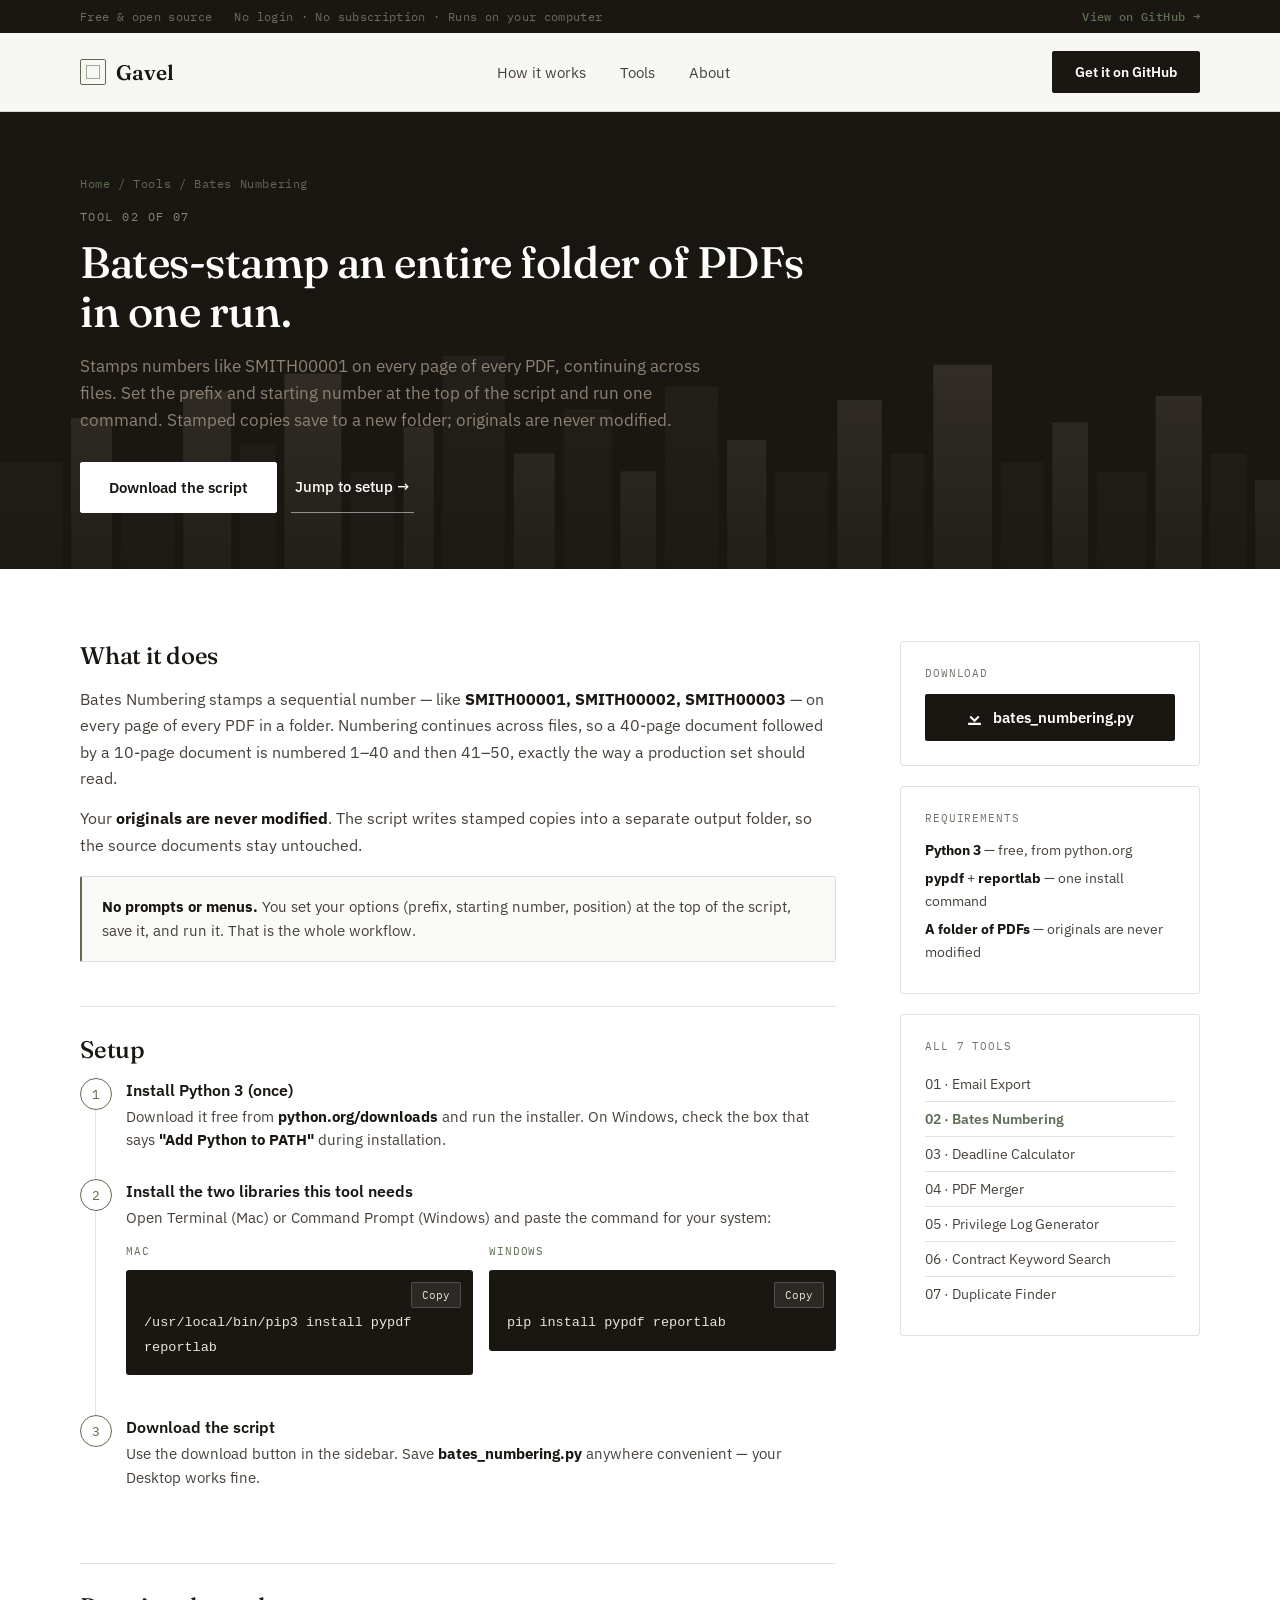
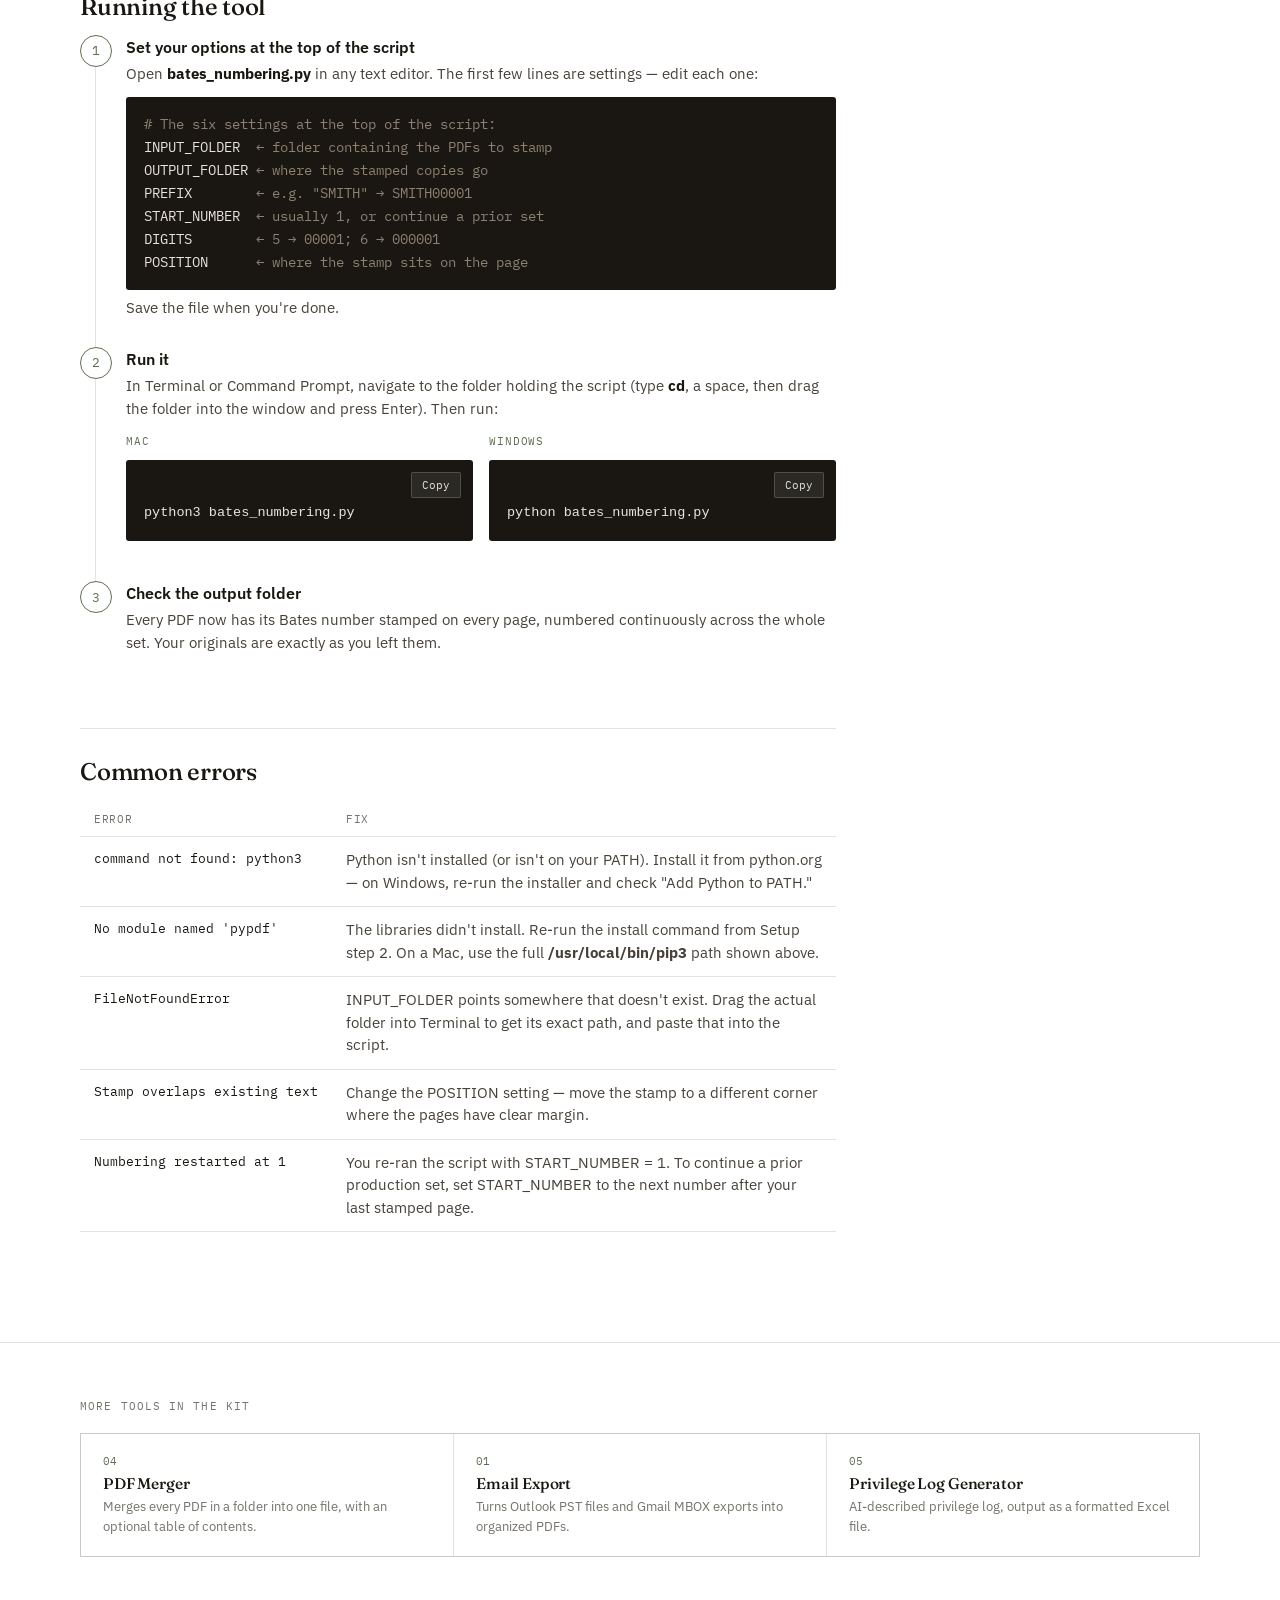
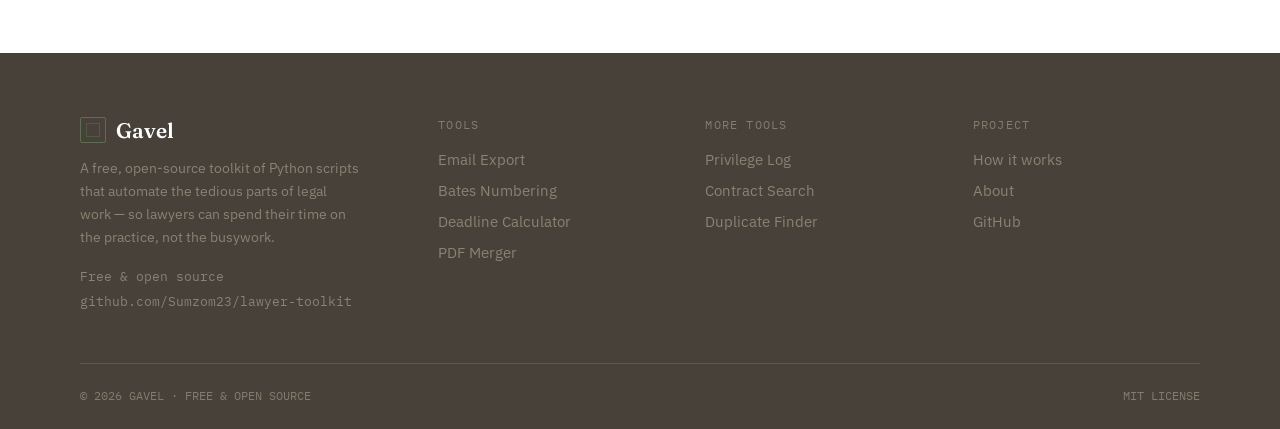
<file: tools/bates-numbering.html>
<!DOCTYPE html>
<html lang="en">
<head>
<meta charset="UTF-8">
<meta name="viewport" content="width=device-width, initial-scale=1.0">
<title>Bates Numbering — Gavel Legal Toolkit</title>
<meta name="description" content="Stamp sequential Bates numbers on every page of every PDF in a folder. Numbering continues across files, originals never modified. Free, open source, runs locally.">
<link rel="preconnect" href="https://fonts.googleapis.com">
<link rel="preconnect" href="https://fonts.gstatic.com" crossorigin>
<link href="https://fonts.googleapis.com/css2?family=Fraunces:opsz,wght@9..144,300;9..144,400;9..144,500;9..144,600;9..144,700&family=Fraunces:ital,opsz,wght@1,9..144,400;1,9..144,500&family=IBM+Plex+Sans:wght@400;500;600;700&family=IBM+Plex+Mono:wght@400;500&display=swap" rel="stylesheet">
<link rel="stylesheet" href="shared.css">
</head>
<body>

<div class="topbar">
  <div class="wrap">
    <div class="tb-left">
      <span>Free &amp; open source</span>
      <span>No login · No subscription · Runs on your computer</span>
    </div>
    <a href="https://github.com/Sumzom23/lawyer-toolkit" class="tb-phone">View on GitHub →</a>
  </div>
</div>

<header>
  <nav>
    <a class="logo" href="../index.html"><span class="mark"></span>Gavel</a>
    <div class="nav-links nav-mobile-hide">
      <a href="../index.html#how">How it works</a>
      <a href="../index.html#tools">Tools</a>
      <a href="../about.html">About</a>
    </div>
    <div class="nav-right">
      <a href="https://github.com/Sumzom23/lawyer-toolkit" class="nav-cta">Get it on GitHub</a>
    </div>
  </nav>
</header>

<section class="page-hero">
  <svg class="skyline" viewBox="0 0 1440 260" preserveAspectRatio="none" xmlns="http://www.w3.org/2000/svg" aria-hidden="true">
    <rect x="0" y="140" width="70" height="120" fill="#47413A"/><rect x="80" y="90" width="46" height="170" fill="#8C8172"/>
    <rect x="136" y="160" width="60" height="100" fill="#47413A"/><rect x="206" y="60" width="54" height="200" fill="#8C8172"/>
    <rect x="270" y="120" width="40" height="140" fill="#47413A"/><rect x="320" y="40" width="64" height="220" fill="#8C8172"/>
    <rect x="394" y="150" width="50" height="110" fill="#47413A"/><rect x="454" y="100" width="34" height="160" fill="#8C8172"/>
    <rect x="498" y="20" width="70" height="240" fill="#47413A"/><rect x="578" y="130" width="46" height="130" fill="#8C8172"/>
    <rect x="634" y="80" width="54" height="180" fill="#47413A"/><rect x="698" y="150" width="40" height="110" fill="#8C8172"/>
    <rect x="748" y="55" width="60" height="205" fill="#47413A"/><rect x="818" y="115" width="44" height="145" fill="#8C8172"/>
    <rect x="872" y="150" width="60" height="110" fill="#47413A"/><rect x="942" y="70" width="50" height="190" fill="#8C8172"/>
    <rect x="1002" y="130" width="38" height="130" fill="#47413A"/><rect x="1050" y="30" width="66" height="230" fill="#8C8172"/>
    <rect x="1126" y="140" width="48" height="120" fill="#47413A"/><rect x="1184" y="95" width="40" height="165" fill="#8C8172"/>
    <rect x="1234" y="150" width="56" height="110" fill="#47413A"/><rect x="1300" y="65" width="52" height="195" fill="#8C8172"/>
    <rect x="1362" y="130" width="40" height="130" fill="#47413A"/><rect x="1412" y="160" width="28" height="100" fill="#8C8172"/>
  </svg>
  <div class="wrap">
    <div class="crumb"><a href="../index.html">Home</a> <span>/</span> <a href="../index.html#tools">Tools</a> <span>/ Bates Numbering</span></div>
    <div class="toolnum">Tool 02 of 07</div>
    <h1>Bates-stamp an entire folder of PDFs in one run.</h1>
    <p class="lede">Stamps numbers like SMITH00001 on every page of every PDF, continuing across files. Set the prefix and starting number at the top of the script and run one command. Stamped copies save to a new folder; originals are never modified.</p>
    <div class="hero-btns">
      <a class="btn-primary" href="https://raw.githubusercontent.com/Sumzom23/lawyer-toolkit/main/bates-numbering/bates_numbering.py" download>Download the script</a>
      <a class="btn-ghost-light" href="#" onclick="document.querySelectorAll('.doc h2')[1].scrollIntoView({behavior:'smooth'});return false;">Jump to setup →</a>
    </div>
  </div>
</section>

<section class="content">
  <div class="wrap">
    <div class="doc">
      <h2>What it does</h2>
      <p>Bates Numbering stamps a sequential number — like <b>SMITH00001, SMITH00002, SMITH00003</b> — on every page of every PDF in a folder. Numbering continues across files, so a 40-page document followed by a 10-page document is numbered 1–40 and then 41–50, exactly the way a production set should read.</p>
      <p>Your <b>originals are never modified</b>. The script writes stamped copies into a separate output folder, so the source documents stay untouched.</p>
      <div class="callout"><b>No prompts or menus.</b> You set your options (prefix, starting number, position) at the top of the script, save it, and run it. That is the whole workflow.</div>

      <h2>Setup</h2>
      <ol class="instructions">
        <li>
          <h4>Install Python 3 (once)</h4>
          <p>Download it free from <b>python.org/downloads</b> and run the installer. On Windows, check the box that says <b>"Add Python to PATH"</b> during installation.</p>
        </li>
        <li>
          <h4>Install the two libraries this tool needs</h4>
          <p>Open Terminal (Mac) or Command Prompt (Windows) and paste the command for your system:</p>
          <div class="os-grid">
  <div><div class="os-label">Mac</div><div class="code has-copy"><button class="copy-btn" onclick="copyCode(this)">Copy</button><code>/usr/local/bin/pip3 install pypdf reportlab</code></div></div>
  <div><div class="os-label">Windows</div><div class="code has-copy"><button class="copy-btn" onclick="copyCode(this)">Copy</button><code>pip install pypdf reportlab</code></div></div>
</div>
        </li>
        <li>
          <h4>Download the script</h4>
          <p>Use the download button in the sidebar. Save <b>bates_numbering.py</b> anywhere convenient — your Desktop works fine.</p>
        </li>
      </ol>

      <h2>Running the tool</h2>
      <ol class="instructions">
        <li>
          <h4>Set your options at the top of the script</h4>
          <p>Open <b>bates_numbering.py</b> in any text editor. The first few lines are settings — edit each one:</p>
          <div class="code"><span class="cmt"># The six settings at the top of the script:</span><br>
INPUT_FOLDER&nbsp;&nbsp;<span class="cmt">← folder containing the PDFs to stamp</span><br>
OUTPUT_FOLDER&nbsp;<span class="cmt">← where the stamped copies go</span><br>
PREFIX&nbsp;&nbsp;&nbsp;&nbsp;&nbsp;&nbsp;&nbsp;&nbsp;<span class="cmt">← e.g. "SMITH" → SMITH00001</span><br>
START_NUMBER&nbsp;&nbsp;<span class="cmt">← usually 1, or continue a prior set</span><br>
DIGITS&nbsp;&nbsp;&nbsp;&nbsp;&nbsp;&nbsp;&nbsp;&nbsp;<span class="cmt">← 5 → 00001; 6 → 000001</span><br>
POSITION&nbsp;&nbsp;&nbsp;&nbsp;&nbsp;&nbsp;<span class="cmt">← where the stamp sits on the page</span></div>
          <p>Save the file when you're done.</p>
        </li>
        <li>
          <h4>Run it</h4>
          <p>In Terminal or Command Prompt, navigate to the folder holding the script (type <b>cd</b>, a space, then drag the folder into the window and press Enter). Then run:</p>
          <div class="os-grid">
  <div><div class="os-label">Mac</div><div class="code has-copy"><button class="copy-btn" onclick="copyCode(this)">Copy</button><code>python3 bates_numbering.py</code></div></div>
  <div><div class="os-label">Windows</div><div class="code has-copy"><button class="copy-btn" onclick="copyCode(this)">Copy</button><code>python bates_numbering.py</code></div></div>
</div>
        </li>
        <li>
          <h4>Check the output folder</h4>
          <p>Every PDF now has its Bates number stamped on every page, numbered continuously across the whole set. Your originals are exactly as you left them.</p>
        </li>
      </ol>

      <h2>Common errors</h2>
      <table class="errors">
        <tr><th>Error</th><th>Fix</th></tr>
        <tr><td class="err">command not found: python3</td><td>Python isn't installed (or isn't on your PATH). Install it from python.org — on Windows, re-run the installer and check "Add Python to PATH."</td></tr>
        <tr><td class="err">No module named 'pypdf'</td><td>The libraries didn't install. Re-run the install command from Setup step 2. On a Mac, use the full <b>/usr/local/bin/pip3</b> path shown above.</td></tr>
        <tr><td class="err">FileNotFoundError</td><td>INPUT_FOLDER points somewhere that doesn't exist. Drag the actual folder into Terminal to get its exact path, and paste that into the script.</td></tr>
        <tr><td class="err">Stamp overlaps existing text</td><td>Change the POSITION setting — move the stamp to a different corner where the pages have clear margin.</td></tr>
        <tr><td class="err">Numbering restarted at 1</td><td>You re-ran the script with START_NUMBER = 1. To continue a prior production set, set START_NUMBER to the next number after your last stamped page.</td></tr>
      </table>
    </div>

    <aside class="sidebar">
      <div class="side-card">
        <h4>Download</h4>
        <a class="btn-download" href="https://raw.githubusercontent.com/Sumzom23/lawyer-toolkit/main/bates-numbering/bates_numbering.py" download><svg viewBox="0 0 16 16" aria-hidden="true"><path d="M8 1v8.6L4.7 6.3 3.3 7.7 8 12.4l4.7-4.7-1.4-1.4L8 9.6V1H8zM2 13h12v2H2v-2z"/></svg> bates_numbering.py</a>
      </div>
      <div class="side-card">
        <h4>Requirements</h4>
        <p class="req"><b>Python 3</b> — free, from python.org</p>
        <p class="req"><b>pypdf</b> + <b>reportlab</b> — one install command</p>
        <p class="req"><b>A folder of PDFs</b> — originals are never modified</p>
      </div>
      <div class="side-card">
        <h4>All 7 tools</h4>
        <div class="side-links">
          <a href="email-export.html">01 · Email Export</a>
          <a href="bates-numbering.html" class="current">02 · Bates Numbering</a>
          <a href="deadline-calculator.html">03 · Deadline Calculator</a>
          <a href="pdf-merger.html">04 · PDF Merger</a>
          <a href="privilege-log.html">05 · Privilege Log Generator</a>
          <a href="contract-search.html">06 · Contract Keyword Search</a>
          <a href="duplicate-finder.html">07 · Duplicate Finder</a>
        </div>
      </div>
    </aside>
  </div>
</section>

<section class="more-tools">
  <div class="wrap">
    <h4>More tools in the kit</h4>
    <div class="mt-grid">
      <a href="pdf-merger.html">
        <div class="tnum">04</div>
        <h3>PDF Merger</h3>
        <p>Merges every PDF in a folder into one file, with an optional table of contents.</p>
      </a>
      <a href="email-export.html">
        <div class="tnum">01</div>
        <h3>Email Export</h3>
        <p>Turns Outlook PST files and Gmail MBOX exports into organized PDFs.</p>
      </a>
      <a href="privilege-log.html">
        <div class="tnum">05</div>
        <h3>Privilege Log Generator</h3>
        <p>AI-described privilege log, output as a formatted Excel file.</p>
      </a>
    </div>
  </div>
  <div style="height:96px;"></div>
</section>

<footer>
  <div class="wrap">
    <div class="foot-grid">
      <div>
        <div class="logo"><span class="mark"></span>Gavel</div>
        <p class="foot-about">A free, open-source toolkit of Python scripts that automate the tedious parts of legal work — so lawyers can spend their time on the practice, not the busywork.</p>
        <div class="foot-contact">
          Free &amp; open source<br>
          github.com/Sumzom23/lawyer-toolkit
        </div>
      </div>
      <div class="foot-col">
        <h4>Tools</h4>
        <a href="email-export.html">Email Export</a>
        <a href="bates-numbering.html">Bates Numbering</a>
        <a href="deadline-calculator.html">Deadline Calculator</a>
        <a href="pdf-merger.html">PDF Merger</a>
      </div>
      <div class="foot-col">
        <h4>More tools</h4>
        <a href="privilege-log.html">Privilege Log</a>
        <a href="contract-search.html">Contract Search</a>
        <a href="duplicate-finder.html">Duplicate Finder</a>
      </div>
      <div class="foot-col">
        <h4>Project</h4>
        <a href="../index.html#how">How it works</a>
        <a href="../about.html">About</a>
        <a href="https://github.com/Sumzom23/lawyer-toolkit">GitHub</a>
      </div>
    </div>
    <div class="foot-bottom">
      <span>© 2026 GAVEL · FREE &amp; OPEN SOURCE</span>
      <span>MIT LICENSE</span>
    </div>
  </div>
</footer>

<script>
function copyCode(btn) {
  var c = btn.parentElement.querySelector('code');
  var t = c ? c.innerText : btn.parentElement.innerText.replace('Copy','').replace('Copied!','').trim();
  navigator.clipboard.writeText(t).then(() => {
    btn.textContent = 'Copied!';
    setTimeout(() => btn.textContent = 'Copy', 1600);
  });
}
</script>

</body>
</html>
</file>
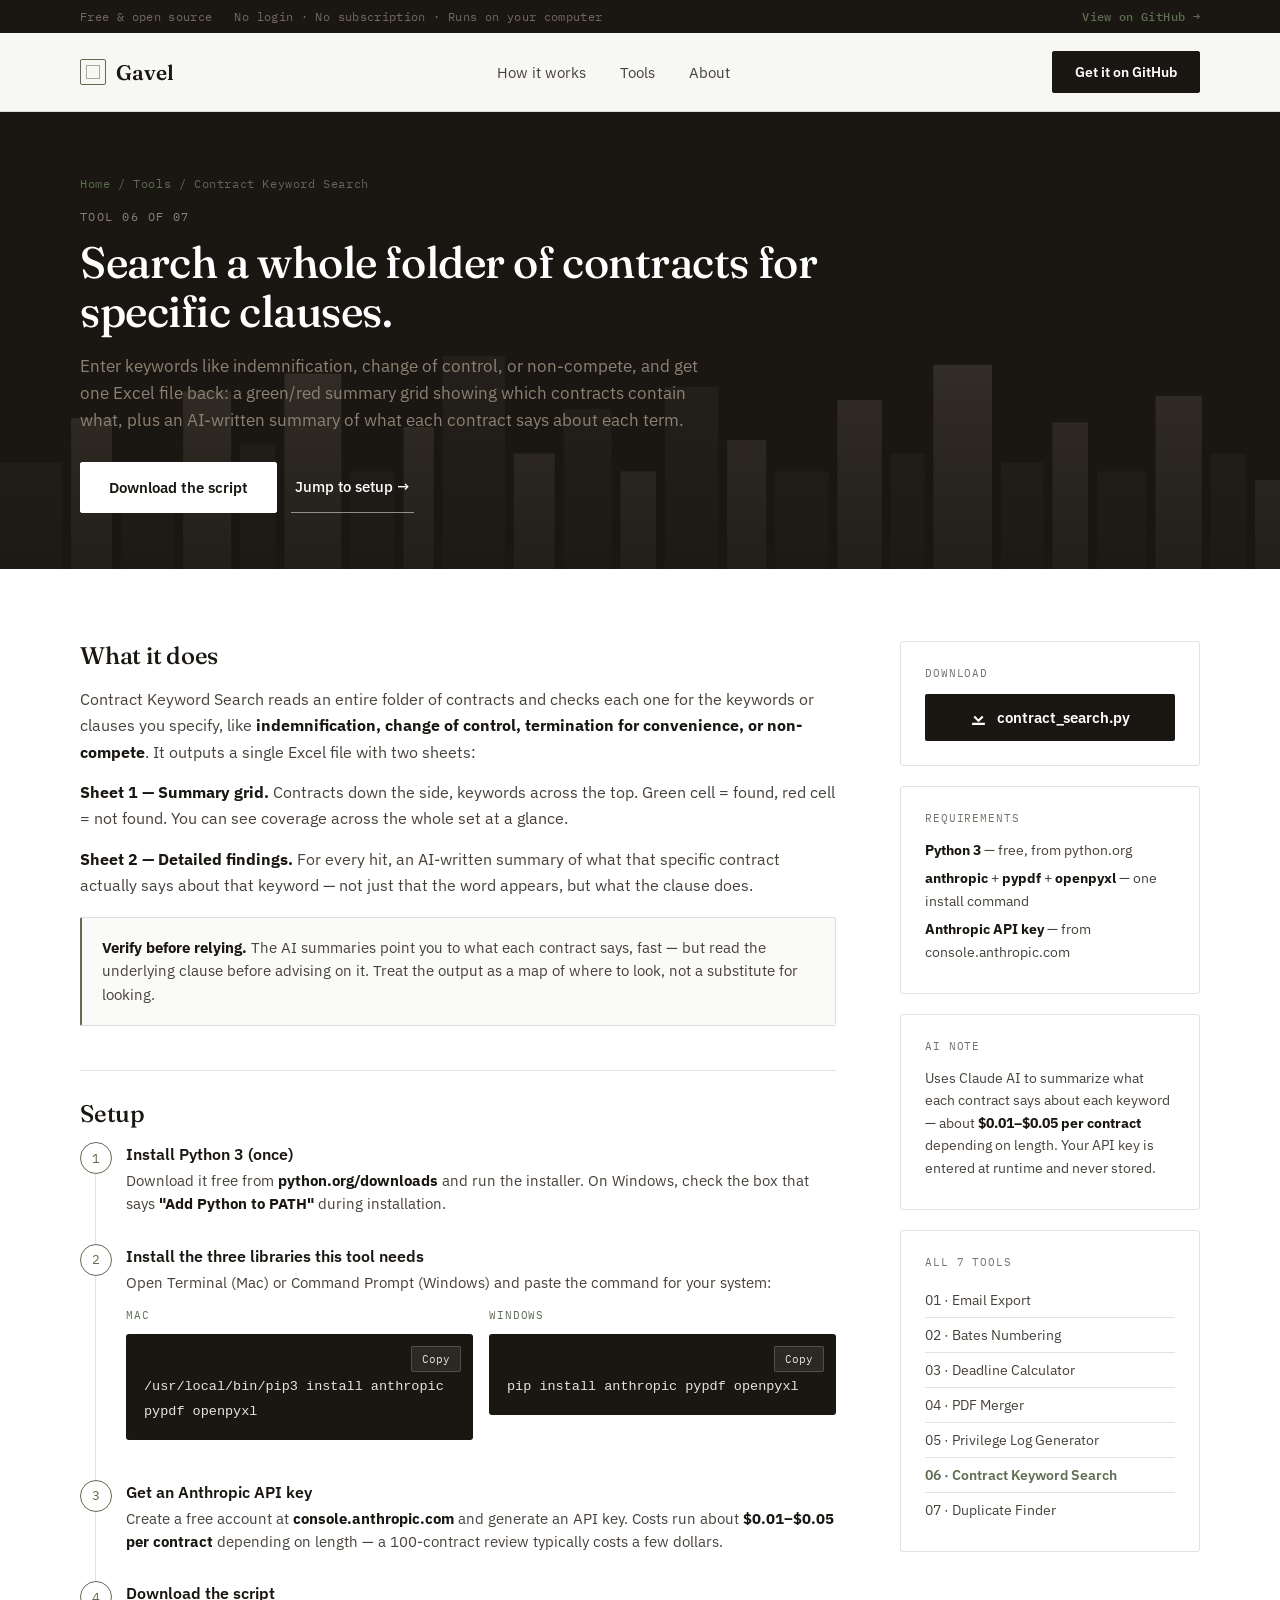
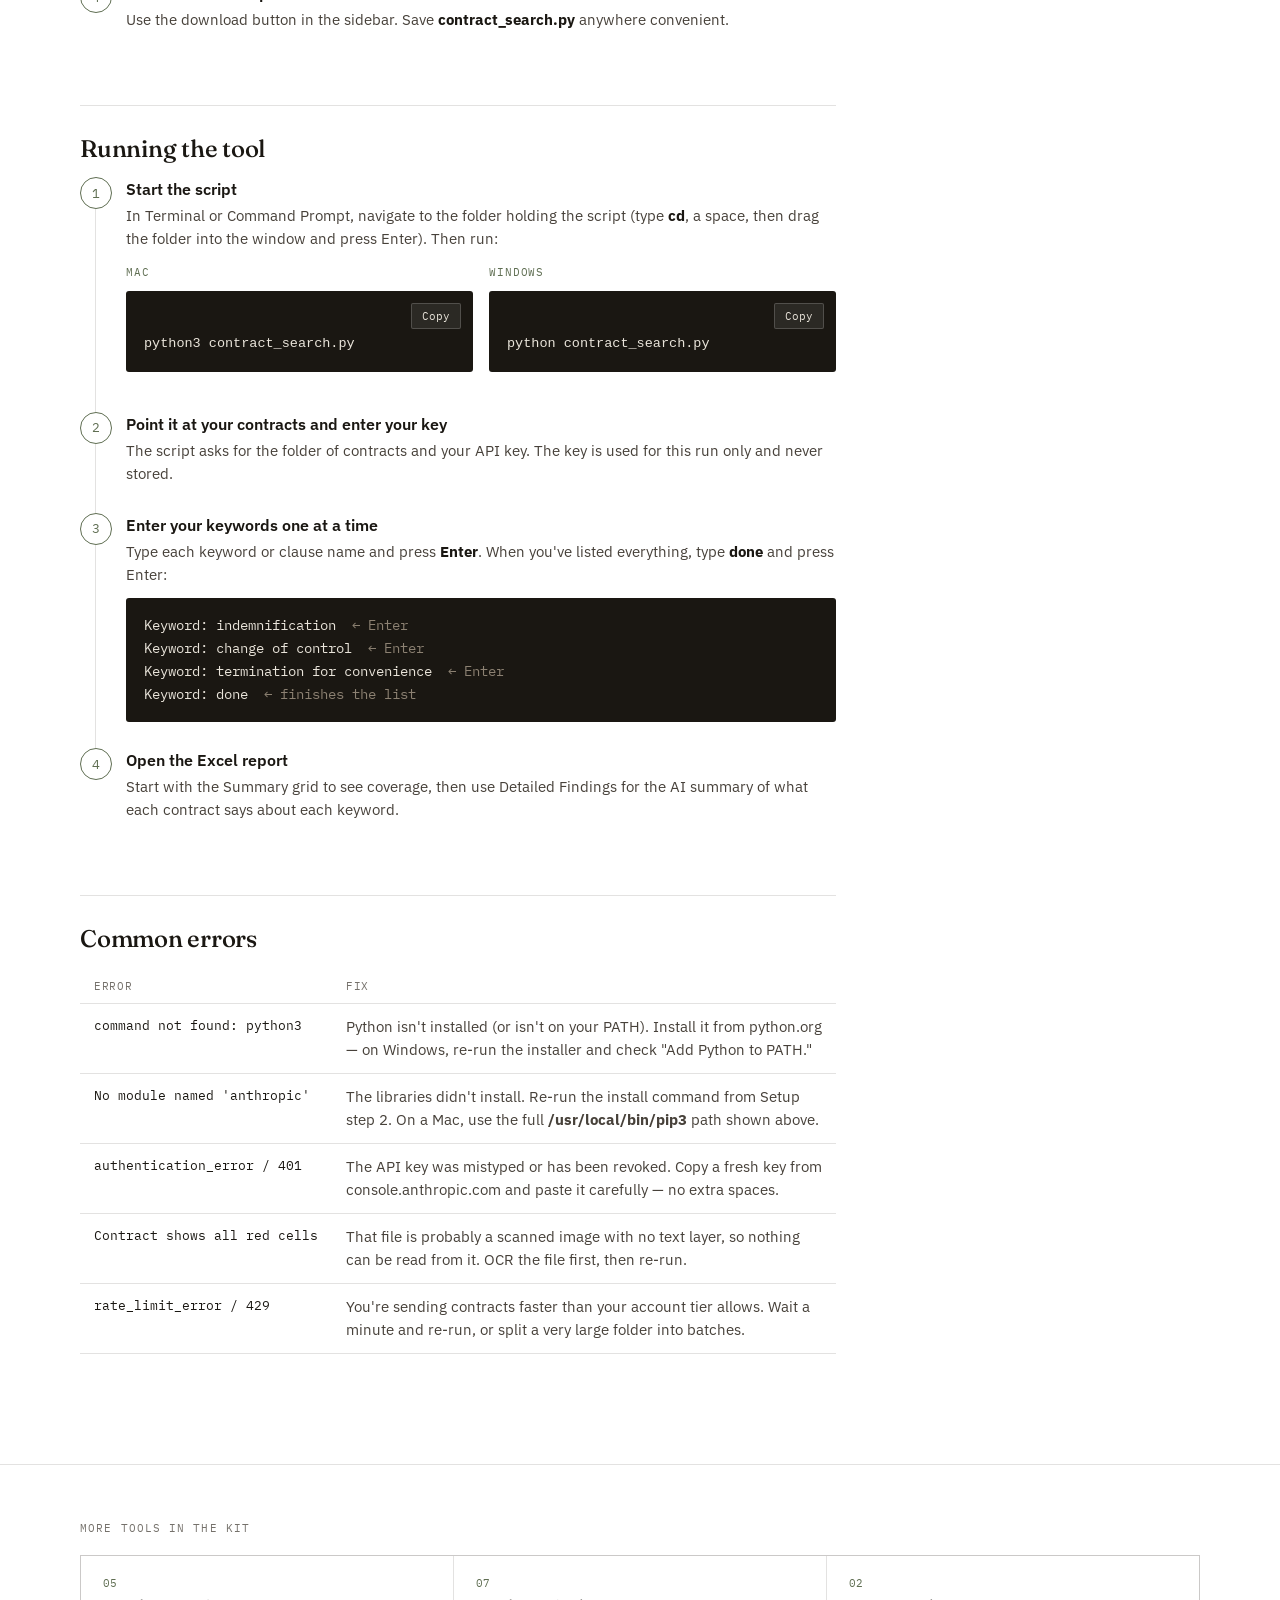
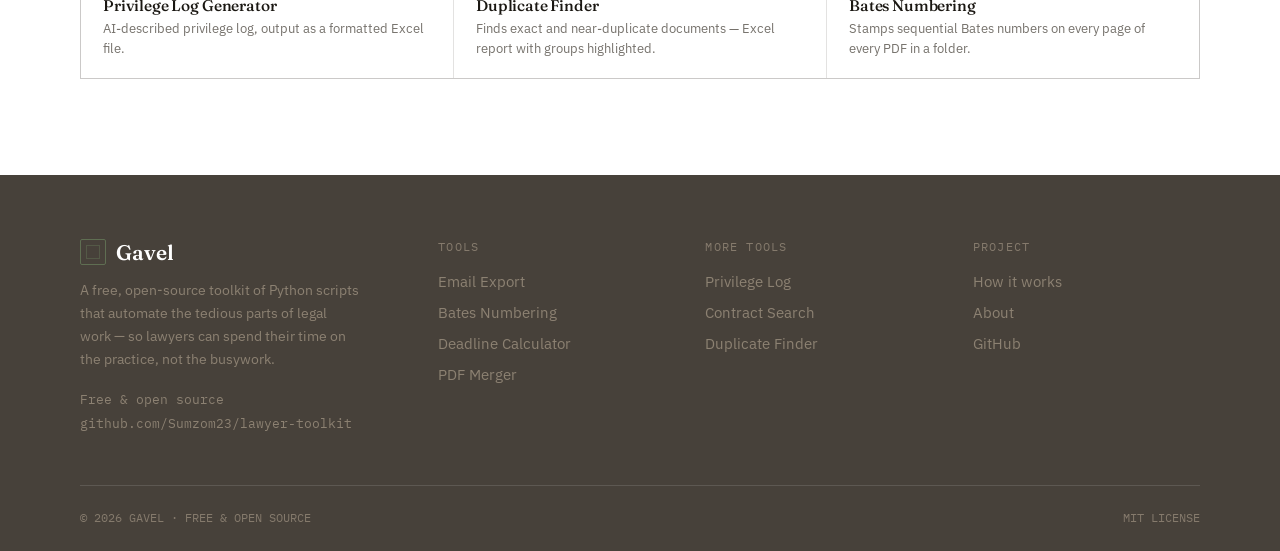
<file: tools/contract-search.html>
<!DOCTYPE html>
<html lang="en">
<head>
<meta charset="UTF-8">
<meta name="viewport" content="width=device-width, initial-scale=1.0">
<title>Contract Keyword Search — Gavel Legal Toolkit</title>
<meta name="description" content="Search a whole folder of contracts for specific keywords or clauses. Outputs an Excel file with a green/red summary grid plus AI summaries of what each contract says.">
<link rel="preconnect" href="https://fonts.googleapis.com">
<link rel="preconnect" href="https://fonts.gstatic.com" crossorigin>
<link href="https://fonts.googleapis.com/css2?family=Fraunces:opsz,wght@9..144,300;9..144,400;9..144,500;9..144,600;9..144,700&family=Fraunces:ital,opsz,wght@1,9..144,400;1,9..144,500&family=IBM+Plex+Sans:wght@400;500;600;700&family=IBM+Plex+Mono:wght@400;500&display=swap" rel="stylesheet">
<link rel="stylesheet" href="shared.css">
</head>
<body>

<div class="topbar">
  <div class="wrap">
    <div class="tb-left">
      <span>Free &amp; open source</span>
      <span>No login · No subscription · Runs on your computer</span>
    </div>
    <a href="https://github.com/Sumzom23/lawyer-toolkit" class="tb-phone">View on GitHub →</a>
  </div>
</div>

<header>
  <nav>
    <a class="logo" href="../index.html"><span class="mark"></span>Gavel</a>
    <div class="nav-links nav-mobile-hide">
      <a href="../index.html#how">How it works</a>
      <a href="../index.html#tools">Tools</a>
      <a href="../about.html">About</a>
    </div>
    <div class="nav-right">
      <a href="https://github.com/Sumzom23/lawyer-toolkit" class="nav-cta">Get it on GitHub</a>
    </div>
  </nav>
</header>

<section class="page-hero">
  <svg class="skyline" viewBox="0 0 1440 260" preserveAspectRatio="none" xmlns="http://www.w3.org/2000/svg" aria-hidden="true">
    <rect x="0" y="140" width="70" height="120" fill="#47413A"/><rect x="80" y="90" width="46" height="170" fill="#8C8172"/>
    <rect x="136" y="160" width="60" height="100" fill="#47413A"/><rect x="206" y="60" width="54" height="200" fill="#8C8172"/>
    <rect x="270" y="120" width="40" height="140" fill="#47413A"/><rect x="320" y="40" width="64" height="220" fill="#8C8172"/>
    <rect x="394" y="150" width="50" height="110" fill="#47413A"/><rect x="454" y="100" width="34" height="160" fill="#8C8172"/>
    <rect x="498" y="20" width="70" height="240" fill="#47413A"/><rect x="578" y="130" width="46" height="130" fill="#8C8172"/>
    <rect x="634" y="80" width="54" height="180" fill="#47413A"/><rect x="698" y="150" width="40" height="110" fill="#8C8172"/>
    <rect x="748" y="55" width="60" height="205" fill="#47413A"/><rect x="818" y="115" width="44" height="145" fill="#8C8172"/>
    <rect x="872" y="150" width="60" height="110" fill="#47413A"/><rect x="942" y="70" width="50" height="190" fill="#8C8172"/>
    <rect x="1002" y="130" width="38" height="130" fill="#47413A"/><rect x="1050" y="30" width="66" height="230" fill="#8C8172"/>
    <rect x="1126" y="140" width="48" height="120" fill="#47413A"/><rect x="1184" y="95" width="40" height="165" fill="#8C8172"/>
    <rect x="1234" y="150" width="56" height="110" fill="#47413A"/><rect x="1300" y="65" width="52" height="195" fill="#8C8172"/>
    <rect x="1362" y="130" width="40" height="130" fill="#47413A"/><rect x="1412" y="160" width="28" height="100" fill="#8C8172"/>
  </svg>
  <div class="wrap">
    <div class="crumb"><a href="../index.html">Home</a> <span>/</span> <a href="../index.html#tools">Tools</a> <span>/ Contract Keyword Search</span></div>
    <div class="toolnum">Tool 06 of 07</div>
    <h1>Search a whole folder of contracts for specific clauses.</h1>
    <p class="lede">Enter keywords like indemnification, change of control, or non-compete, and get one Excel file back: a green/red summary grid showing which contracts contain what, plus an AI-written summary of what each contract says about each term.</p>
    <div class="hero-btns">
      <a class="btn-primary" href="https://raw.githubusercontent.com/Sumzom23/lawyer-toolkit/main/contract-search/contract_search.py" download>Download the script</a>
      <a class="btn-ghost-light" href="#" onclick="document.querySelectorAll('.doc h2')[1].scrollIntoView({behavior:'smooth'});return false;">Jump to setup →</a>
    </div>
  </div>
</section>

<section class="content">
  <div class="wrap">
    <div class="doc">
      <h2>What it does</h2>
      <p>Contract Keyword Search reads an entire folder of contracts and checks each one for the keywords or clauses you specify, like <b>indemnification, change of control, termination for convenience, or non-compete</b>. It outputs a single Excel file with two sheets:</p>
      <p><b>Sheet 1 — Summary grid.</b> Contracts down the side, keywords across the top. Green cell = found, red cell = not found. You can see coverage across the whole set at a glance.</p>
      <p><b>Sheet 2 — Detailed findings.</b> For every hit, an AI-written summary of what that specific contract actually says about that keyword — not just that the word appears, but what the clause does.</p>
      <div class="callout"><b>Verify before relying.</b> The AI summaries point you to what each contract says, fast — but read the underlying clause before advising on it. Treat the output as a map of where to look, not a substitute for looking.</div>

      <h2>Setup</h2>
      <ol class="instructions">
        <li>
          <h4>Install Python 3 (once)</h4>
          <p>Download it free from <b>python.org/downloads</b> and run the installer. On Windows, check the box that says <b>"Add Python to PATH"</b> during installation.</p>
        </li>
        <li>
          <h4>Install the three libraries this tool needs</h4>
          <p>Open Terminal (Mac) or Command Prompt (Windows) and paste the command for your system:</p>
          <div class="os-grid">
  <div><div class="os-label">Mac</div><div class="code has-copy"><button class="copy-btn" onclick="copyCode(this)">Copy</button><code>/usr/local/bin/pip3 install anthropic pypdf openpyxl</code></div></div>
  <div><div class="os-label">Windows</div><div class="code has-copy"><button class="copy-btn" onclick="copyCode(this)">Copy</button><code>pip install anthropic pypdf openpyxl</code></div></div>
</div>
        </li>
        <li>
          <h4>Get an Anthropic API key</h4>
          <p>Create a free account at <b>console.anthropic.com</b> and generate an API key. Costs run about <b>$0.01–$0.05 per contract</b> depending on length — a 100-contract review typically costs a few dollars.</p>
        </li>
        <li>
          <h4>Download the script</h4>
          <p>Use the download button in the sidebar. Save <b>contract_search.py</b> anywhere convenient.</p>
        </li>
      </ol>

      <h2>Running the tool</h2>
      <ol class="instructions">
        <li>
          <h4>Start the script</h4>
          <p>In Terminal or Command Prompt, navigate to the folder holding the script (type <b>cd</b>, a space, then drag the folder into the window and press Enter). Then run:</p>
          <div class="os-grid">
  <div><div class="os-label">Mac</div><div class="code has-copy"><button class="copy-btn" onclick="copyCode(this)">Copy</button><code>python3 contract_search.py</code></div></div>
  <div><div class="os-label">Windows</div><div class="code has-copy"><button class="copy-btn" onclick="copyCode(this)">Copy</button><code>python contract_search.py</code></div></div>
</div>
        </li>
        <li>
          <h4>Point it at your contracts and enter your key</h4>
          <p>The script asks for the folder of contracts and your API key. The key is used for this run only and never stored.</p>
        </li>
        <li>
          <h4>Enter your keywords one at a time</h4>
          <p>Type each keyword or clause name and press <b>Enter</b>. When you've listed everything, type <b>done</b> and press Enter:</p>
          <div class="code">Keyword: indemnification &nbsp;<span class="cmt">← Enter</span><br>
Keyword: change of control &nbsp;<span class="cmt">← Enter</span><br>
Keyword: termination for convenience &nbsp;<span class="cmt">← Enter</span><br>
Keyword: done &nbsp;<span class="cmt">← finishes the list</span></div>
        </li>
        <li>
          <h4>Open the Excel report</h4>
          <p>Start with the Summary grid to see coverage, then use Detailed Findings for the AI summary of what each contract says about each keyword.</p>
        </li>
      </ol>

      <h2>Common errors</h2>
      <table class="errors">
        <tr><th>Error</th><th>Fix</th></tr>
        <tr><td class="err">command not found: python3</td><td>Python isn't installed (or isn't on your PATH). Install it from python.org — on Windows, re-run the installer and check "Add Python to PATH."</td></tr>
        <tr><td class="err">No module named 'anthropic'</td><td>The libraries didn't install. Re-run the install command from Setup step 2. On a Mac, use the full <b>/usr/local/bin/pip3</b> path shown above.</td></tr>
        <tr><td class="err">authentication_error / 401</td><td>The API key was mistyped or has been revoked. Copy a fresh key from console.anthropic.com and paste it carefully — no extra spaces.</td></tr>
        <tr><td class="err">Contract shows all red cells</td><td>That file is probably a scanned image with no text layer, so nothing can be read from it. OCR the file first, then re-run.</td></tr>
        <tr><td class="err">rate_limit_error / 429</td><td>You're sending contracts faster than your account tier allows. Wait a minute and re-run, or split a very large folder into batches.</td></tr>
      </table>
    </div>

    <aside class="sidebar">
      <div class="side-card">
        <h4>Download</h4>
        <a class="btn-download" href="https://raw.githubusercontent.com/Sumzom23/lawyer-toolkit/main/contract-search/contract_search.py" download><svg viewBox="0 0 16 16" aria-hidden="true"><path d="M8 1v8.6L4.7 6.3 3.3 7.7 8 12.4l4.7-4.7-1.4-1.4L8 9.6V1H8zM2 13h12v2H2v-2z"/></svg> contract_search.py</a>
      </div>
      <div class="side-card">
        <h4>Requirements</h4>
        <p class="req"><b>Python 3</b> — free, from python.org</p>
        <p class="req"><b>anthropic</b> + <b>pypdf</b> + <b>openpyxl</b> — one install command</p>
        <p class="req"><b>Anthropic API key</b> — from console.anthropic.com</p>
      </div>
      <div class="side-card">
        <h4>AI note</h4>
        <p class="req">Uses Claude AI to summarize what each contract says about each keyword — about <b>$0.01–$0.05 per contract</b> depending on length. Your API key is entered at runtime and never stored.</p>
      </div>
      <div class="side-card">
        <h4>All 7 tools</h4>
        <div class="side-links">
          <a href="email-export.html">01 · Email Export</a>
          <a href="bates-numbering.html">02 · Bates Numbering</a>
          <a href="deadline-calculator.html">03 · Deadline Calculator</a>
          <a href="pdf-merger.html">04 · PDF Merger</a>
          <a href="privilege-log.html">05 · Privilege Log Generator</a>
          <a href="contract-search.html" class="current">06 · Contract Keyword Search</a>
          <a href="duplicate-finder.html">07 · Duplicate Finder</a>
        </div>
      </div>
    </aside>
  </div>
</section>

<section class="more-tools">
  <div class="wrap">
    <h4>More tools in the kit</h4>
    <div class="mt-grid">
      <a href="privilege-log.html">
        <div class="tnum">05</div>
        <h3>Privilege Log Generator</h3>
        <p>AI-described privilege log, output as a formatted Excel file.</p>
      </a>
      <a href="duplicate-finder.html">
        <div class="tnum">07</div>
        <h3>Duplicate Finder</h3>
        <p>Finds exact and near-duplicate documents — Excel report with groups highlighted.</p>
      </a>
      <a href="bates-numbering.html">
        <div class="tnum">02</div>
        <h3>Bates Numbering</h3>
        <p>Stamps sequential Bates numbers on every page of every PDF in a folder.</p>
      </a>
    </div>
  </div>
  <div style="height:96px;"></div>
</section>

<footer>
  <div class="wrap">
    <div class="foot-grid">
      <div>
        <div class="logo"><span class="mark"></span>Gavel</div>
        <p class="foot-about">A free, open-source toolkit of Python scripts that automate the tedious parts of legal work — so lawyers can spend their time on the practice, not the busywork.</p>
        <div class="foot-contact">
          Free &amp; open source<br>
          github.com/Sumzom23/lawyer-toolkit
        </div>
      </div>
      <div class="foot-col">
        <h4>Tools</h4>
        <a href="email-export.html">Email Export</a>
        <a href="bates-numbering.html">Bates Numbering</a>
        <a href="deadline-calculator.html">Deadline Calculator</a>
        <a href="pdf-merger.html">PDF Merger</a>
      </div>
      <div class="foot-col">
        <h4>More tools</h4>
        <a href="privilege-log.html">Privilege Log</a>
        <a href="contract-search.html">Contract Search</a>
        <a href="duplicate-finder.html">Duplicate Finder</a>
      </div>
      <div class="foot-col">
        <h4>Project</h4>
        <a href="../index.html#how">How it works</a>
        <a href="../about.html">About</a>
        <a href="https://github.com/Sumzom23/lawyer-toolkit">GitHub</a>
      </div>
    </div>
    <div class="foot-bottom">
      <span>© 2026 GAVEL · FREE &amp; OPEN SOURCE</span>
      <span>MIT LICENSE</span>
    </div>
  </div>
</footer>

<script>
function copyCode(btn) {
  var c = btn.parentElement.querySelector('code');
  var t = c ? c.innerText : btn.parentElement.innerText.replace('Copy','').replace('Copied!','').trim();
  navigator.clipboard.writeText(t).then(() => {
    btn.textContent = 'Copied!';
    setTimeout(() => btn.textContent = 'Copy', 1600);
  });
}
</script>

</body>
</html>
</file>
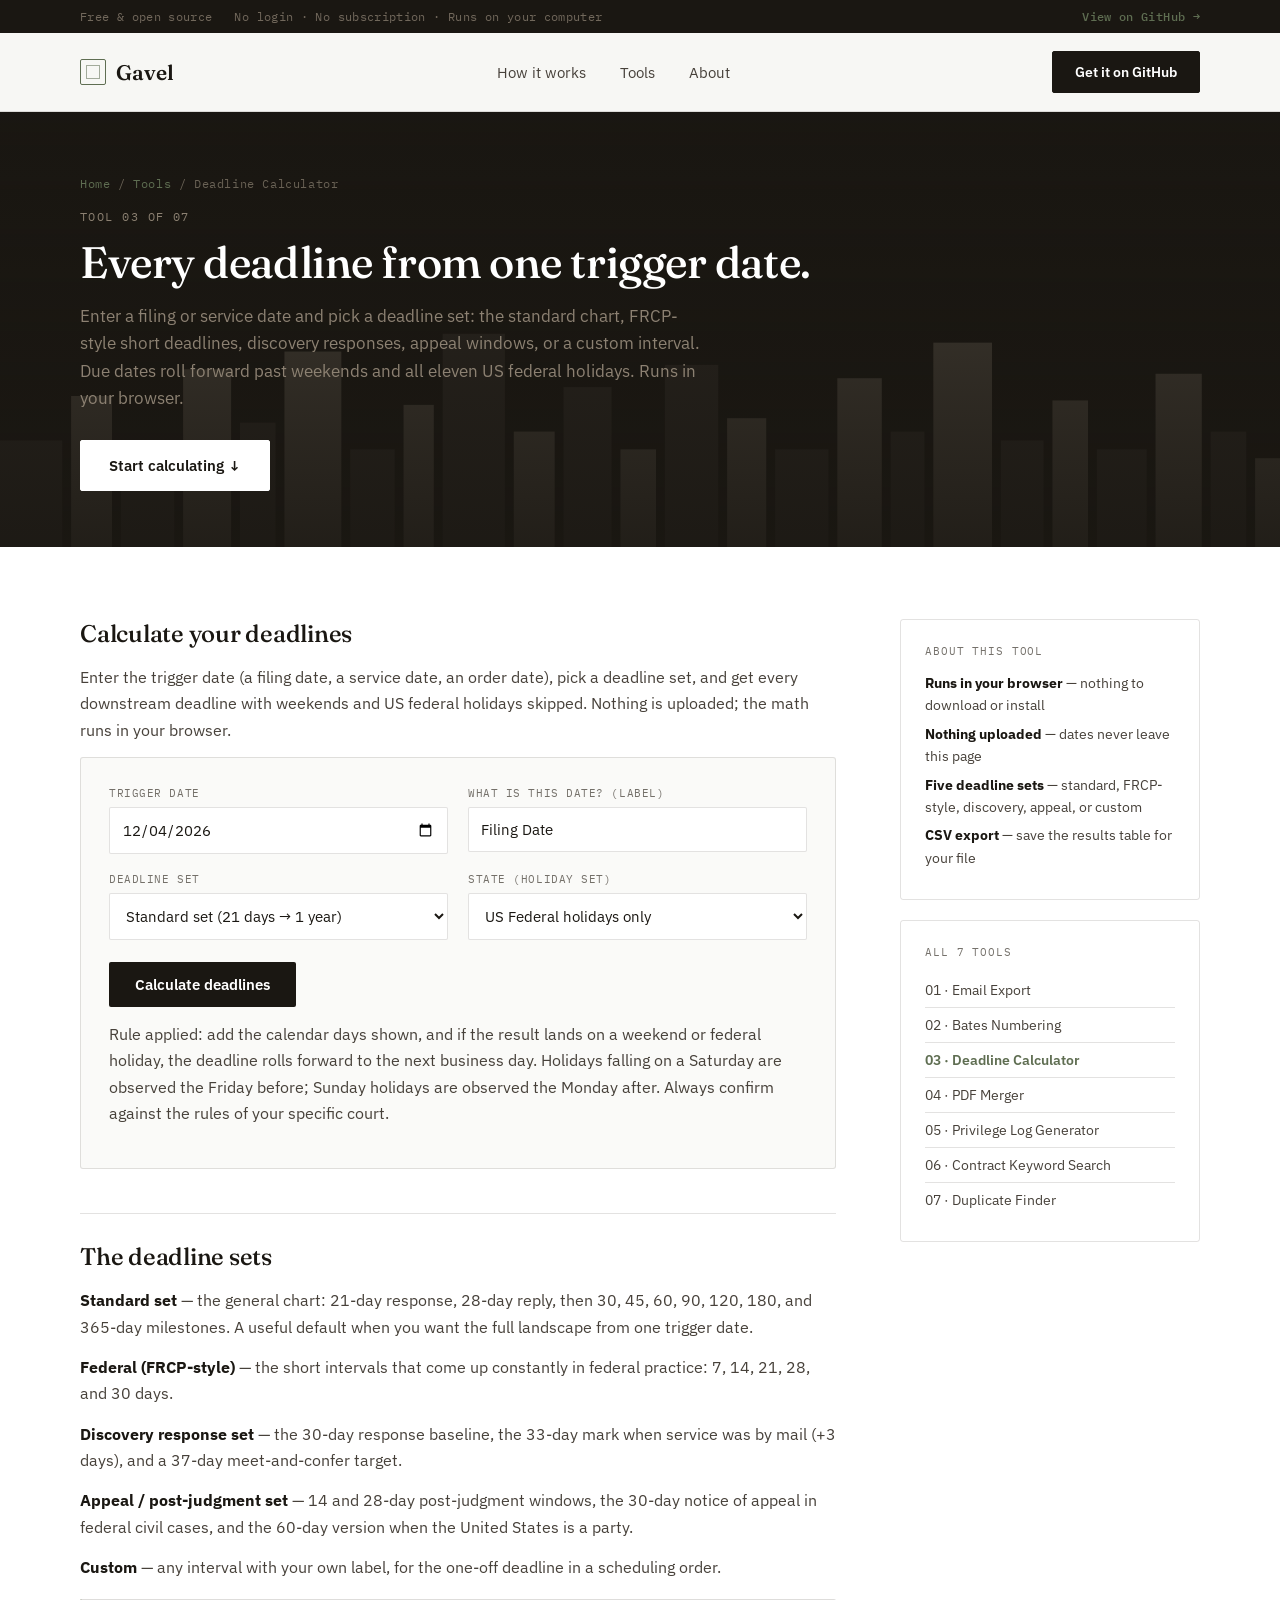
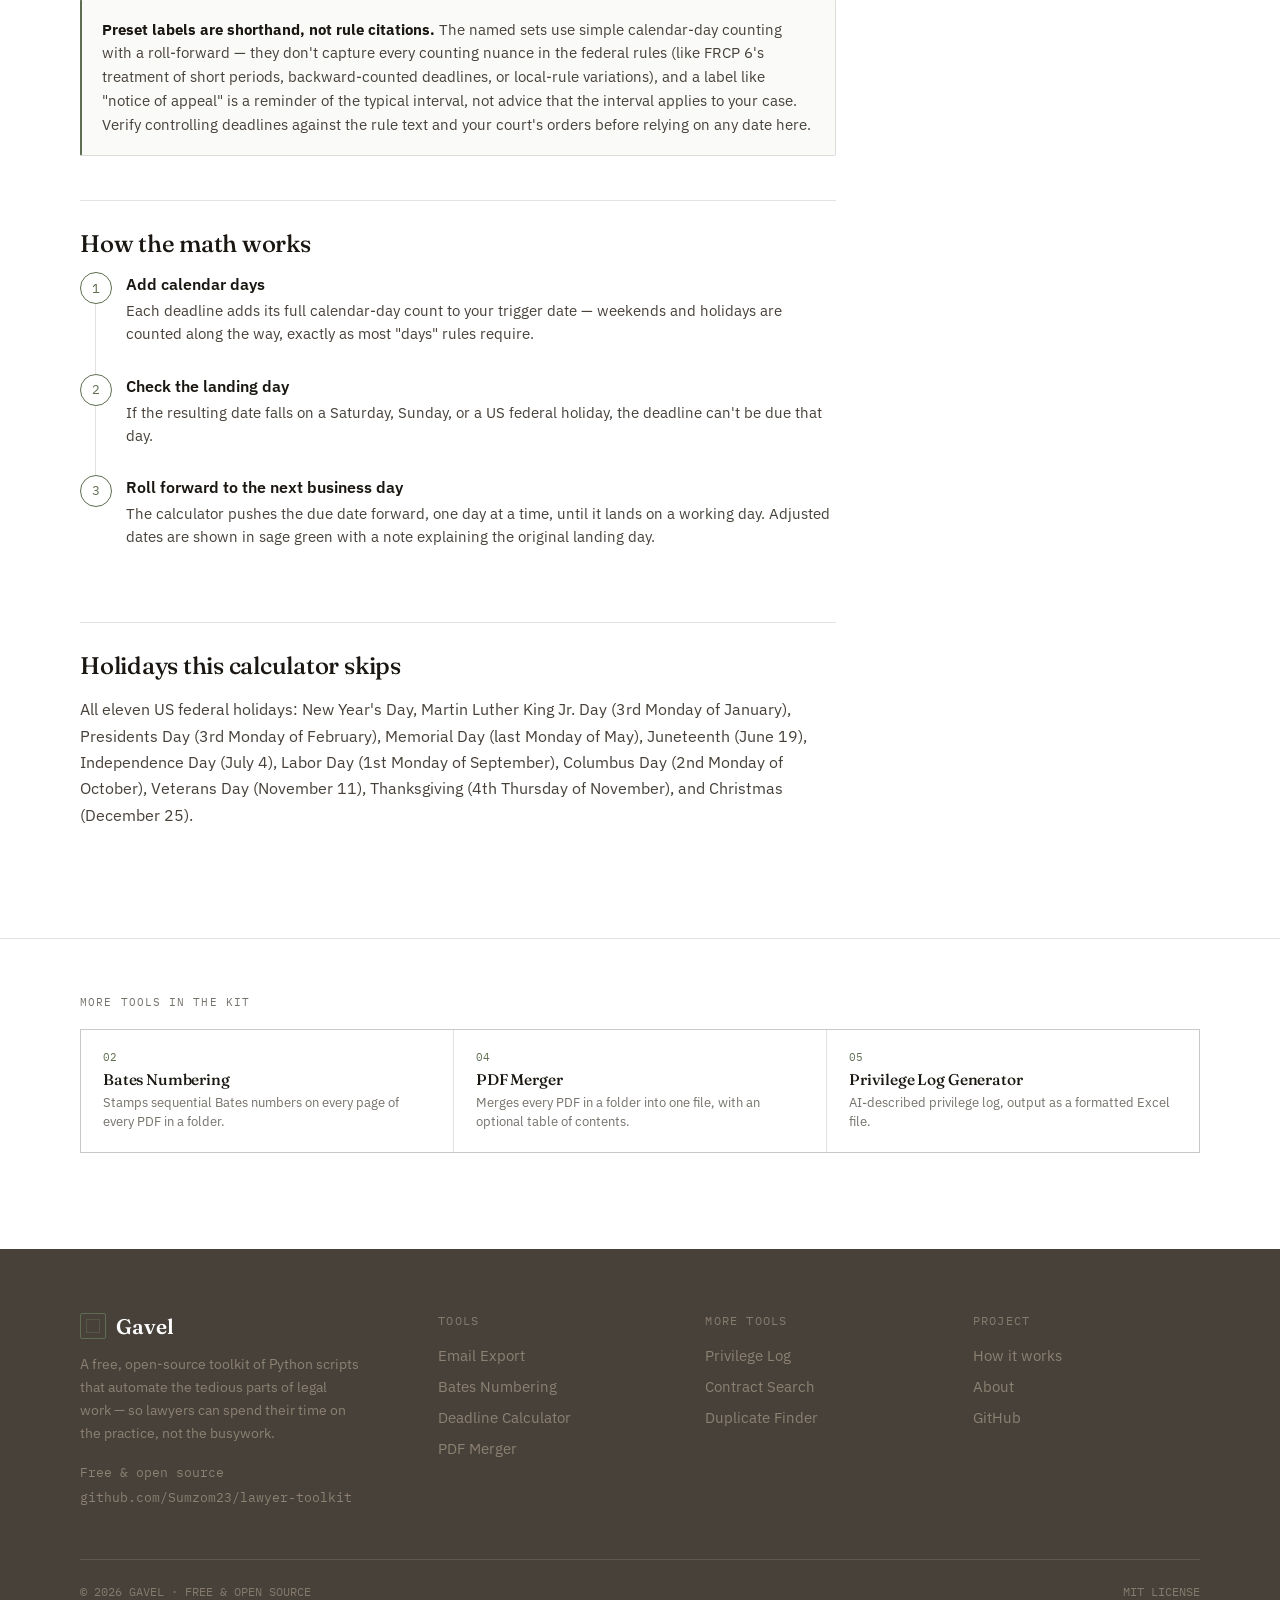
<file: tools/deadline-calculator.html>
<!DOCTYPE html>
<html lang="en">
<head>
<meta charset="UTF-8">
<meta name="viewport" content="width=device-width, initial-scale=1.0">
<title>Deadline Calculator — Gavel Legal Toolkit</title>
<meta name="description" content="Enter a filing or trigger date and get every legal deadline — standard, FRCP-style, discovery, appeal, or custom sets — automatically skipping weekends and US federal holidays. Runs in your browser.">
<link rel="preconnect" href="https://fonts.googleapis.com">
<link rel="preconnect" href="https://fonts.gstatic.com" crossorigin>
<link href="https://fonts.googleapis.com/css2?family=Fraunces:opsz,wght@9..144,300;9..144,400;9..144,500;9..144,600;9..144,700&family=Fraunces:ital,opsz,wght@1,9..144,400;1,9..144,500&family=IBM+Plex+Sans:wght@400;500;600;700&family=IBM+Plex+Mono:wght@400;500&display=swap" rel="stylesheet">
<link rel="stylesheet" href="shared.css">
</head>
<body>

<div class="topbar">
  <div class="wrap">
    <div class="tb-left">
      <span>Free &amp; open source</span>
      <span>No login · No subscription · Runs on your computer</span>
    </div>
    <a href="https://github.com/Sumzom23/lawyer-toolkit" class="tb-phone">View on GitHub →</a>
  </div>
</div>

<header>
  <nav>
    <a class="logo" href="../index.html"><span class="mark"></span>Gavel</a>
    <div class="nav-links nav-mobile-hide">
      <a href="../index.html#how">How it works</a>
      <a href="../index.html#tools">Tools</a>
      <a href="../about.html">About</a>
    </div>
    <div class="nav-right">
      <a href="https://github.com/Sumzom23/lawyer-toolkit" class="nav-cta">Get it on GitHub</a>
    </div>
  </nav>
</header>

<section class="page-hero">
  <svg class="skyline" viewBox="0 0 1440 260" preserveAspectRatio="none" xmlns="http://www.w3.org/2000/svg" aria-hidden="true">
    <rect x="0" y="140" width="70" height="120" fill="#47413A"/><rect x="80" y="90" width="46" height="170" fill="#8C8172"/>
    <rect x="136" y="160" width="60" height="100" fill="#47413A"/><rect x="206" y="60" width="54" height="200" fill="#8C8172"/>
    <rect x="270" y="120" width="40" height="140" fill="#47413A"/><rect x="320" y="40" width="64" height="220" fill="#8C8172"/>
    <rect x="394" y="150" width="50" height="110" fill="#47413A"/><rect x="454" y="100" width="34" height="160" fill="#8C8172"/>
    <rect x="498" y="20" width="70" height="240" fill="#47413A"/><rect x="578" y="130" width="46" height="130" fill="#8C8172"/>
    <rect x="634" y="80" width="54" height="180" fill="#47413A"/><rect x="698" y="150" width="40" height="110" fill="#8C8172"/>
    <rect x="748" y="55" width="60" height="205" fill="#47413A"/><rect x="818" y="115" width="44" height="145" fill="#8C8172"/>
    <rect x="872" y="150" width="60" height="110" fill="#47413A"/><rect x="942" y="70" width="50" height="190" fill="#8C8172"/>
    <rect x="1002" y="130" width="38" height="130" fill="#47413A"/><rect x="1050" y="30" width="66" height="230" fill="#8C8172"/>
    <rect x="1126" y="140" width="48" height="120" fill="#47413A"/><rect x="1184" y="95" width="40" height="165" fill="#8C8172"/>
    <rect x="1234" y="150" width="56" height="110" fill="#47413A"/><rect x="1300" y="65" width="52" height="195" fill="#8C8172"/>
    <rect x="1362" y="130" width="40" height="130" fill="#47413A"/><rect x="1412" y="160" width="28" height="100" fill="#8C8172"/>
  </svg>
  <div class="wrap">
    <div class="crumb"><a href="../index.html">Home</a> <span>/</span> <a href="../index.html#tools">Tools</a> <span>/ Deadline Calculator</span></div>
    <div class="toolnum">Tool 03 of 07</div>
    <h1>Every deadline from one trigger date.</h1>
    <p class="lede">Enter a filing or service date and pick a deadline set: the standard chart, FRCP-style short deadlines, discovery responses, appeal windows, or a custom interval. Due dates roll forward past weekends and all eleven US federal holidays. Runs in your browser.</p>
    <div class="hero-btns">
      <a class="btn-primary" href="#" onclick="document.getElementById('triggerDate').focus();return false;">Start calculating ↓</a>
    </div>
  </div>
</section>

<section class="content">
  <div class="wrap">
    <div class="doc">
      <h2>Calculate your deadlines</h2>
      <p>Enter the trigger date (a filing date, a service date, an order date), pick a deadline set, and get every downstream deadline with weekends and US federal holidays skipped. Nothing is uploaded; the math runs in your browser.</p>

      <div class="calc-panel">
        <div class="calc-row">
          <div class="calc-field">
            <label for="triggerDate">Trigger date</label>
            <input type="date" id="triggerDate">
          </div>
          <div class="calc-field">
            <label for="triggerLabel">What is this date? (label)</label>
            <input type="text" id="triggerLabel" placeholder="e.g. Filing Date" value="Filing Date">
          </div>
        </div>
        <div class="calc-row" style="margin-top:18px;">
          <div class="calc-field">
            <label for="ruleSet">Deadline set</label>
            <select id="ruleSet">
              <option value="standard" selected>Standard set (21 days &rarr; 1 year)</option>
              <option value="frcp">Federal (FRCP-style) short deadlines</option>
              <option value="discovery">Discovery response set</option>
              <option value="appeal">Appeal / post-judgment set</option>
              <option value="custom">Custom deadline&hellip;</option>
            </select>
          </div>
          <div class="calc-field">
            <label for="stateSelect">State (holiday set)</label>
            <select id="stateSelect">
              <option value="federal" selected>US Federal holidays only</option>
              <option value="federal" disabled>State-specific holidays — coming soon</option>
            </select>
          </div>
        </div>
        <div class="calc-row" style="margin-top:18px; display:none;" id="customRow">
          <div class="calc-field">
            <label for="customDays">Custom: calendar days</label>
            <input type="number" id="customDays" min="1" max="3650" placeholder="e.g. 14">
          </div>
          <div class="calc-field">
            <label for="customLabel">Custom: deadline name</label>
            <input type="text" id="customLabel" placeholder="e.g. Expert disclosure due">
          </div>
        </div>
        <div class="calc-actions">
          <button class="btn-calc" onclick="calculate()">Calculate deadlines</button>
          <button class="btn-calc secondary" onclick="downloadCSV()" id="csvBtn" style="display:none;">Download CSV</button>
        </div>
        <p class="rules-note">Rule applied: add the calendar days shown, and if the result lands on a weekend or federal holiday, the deadline rolls forward to the next business day. Holidays falling on a Saturday are observed the Friday before; Sunday holidays are observed the Monday after. Always confirm against the rules of your specific court.</p>
      </div>

      <div class="calc-panel" id="resultsCard">
        <h3 style="margin:0 0 4px; font-size:18px;" id="resultsTitle">Deadlines</h3>
        <p style="font-size:13.5px; color:var(--slate-soft); margin-bottom:10px;" id="resultsSub"></p>
        <table class="results-table">
          <thead>
            <tr><th>Deadline</th><th>Calendar days</th><th>Due date</th><th>Day of week</th></tr>
          </thead>
          <tbody id="resultsBody"></tbody>
        </table>
        <p class="rules-note" style="margin-top:16px;"><span style="color:var(--sage);">&#9679;</span> Sage-colored dates were moved forward from a weekend or holiday to the next business day.</p>
      </div>

      <h2>The deadline sets</h2>
      <p><b>Standard set</b> — the general chart: 21-day response, 28-day reply, then 30, 45, 60, 90, 120, 180, and 365-day milestones. A useful default when you want the full landscape from one trigger date.</p>
      <p><b>Federal (FRCP-style)</b> — the short intervals that come up constantly in federal practice: 7, 14, 21, 28, and 30 days.</p>
      <p><b>Discovery response set</b> — the 30-day response baseline, the 33-day mark when service was by mail (+3 days), and a 37-day meet-and-confer target.</p>
      <p><b>Appeal / post-judgment set</b> — 14 and 28-day post-judgment windows, the 30-day notice of appeal in federal civil cases, and the 60-day version when the United States is a party.</p>
      <p><b>Custom</b> — any interval with your own label, for the one-off deadline in a scheduling order.</p>
      <div class="callout"><b>Preset labels are shorthand, not rule citations.</b> The named sets use simple calendar-day counting with a roll-forward — they don't capture every counting nuance in the federal rules (like FRCP 6's treatment of short periods, backward-counted deadlines, or local-rule variations), and a label like "notice of appeal" is a reminder of the typical interval, not advice that the interval applies to your case. Verify controlling deadlines against the rule text and your court's orders before relying on any date here.</div>

      <h2>How the math works</h2>
      <ol class="instructions">
        <li>
          <h4>Add calendar days</h4>
          <p>Each deadline adds its full calendar-day count to your trigger date — weekends and holidays are counted along the way, exactly as most "days" rules require.</p>
        </li>
        <li>
          <h4>Check the landing day</h4>
          <p>If the resulting date falls on a Saturday, Sunday, or a US federal holiday, the deadline can't be due that day.</p>
        </li>
        <li>
          <h4>Roll forward to the next business day</h4>
          <p>The calculator pushes the due date forward, one day at a time, until it lands on a working day. Adjusted dates are shown in sage green with a note explaining the original landing day.</p>
        </li>
      </ol>

      <h2>Holidays this calculator skips</h2>
      <p>All eleven US federal holidays: New Year's Day, Martin Luther King Jr. Day (3rd Monday of January), Presidents Day (3rd Monday of February), Memorial Day (last Monday of May), Juneteenth (June 19), Independence Day (July 4), Labor Day (1st Monday of September), Columbus Day (2nd Monday of October), Veterans Day (November 11), Thanksgiving (4th Thursday of November), and Christmas (December 25).</p>
    </div>

    <aside class="sidebar">
      <div class="side-card">
        <h4>About this tool</h4>
        <p class="req"><b>Runs in your browser</b> — nothing to download or install</p>
        <p class="req"><b>Nothing uploaded</b> — dates never leave this page</p>
        <p class="req"><b>Five deadline sets</b> — standard, FRCP-style, discovery, appeal, or custom</p>
        <p class="req"><b>CSV export</b> — save the results table for your file</p>
      </div>
      <div class="side-card">
        <h4>All 7 tools</h4>
        <div class="side-links">
          <a href="email-export.html">01 · Email Export</a>
          <a href="bates-numbering.html">02 · Bates Numbering</a>
          <a href="deadline-calculator.html" class="current">03 · Deadline Calculator</a>
          <a href="pdf-merger.html">04 · PDF Merger</a>
          <a href="privilege-log.html">05 · Privilege Log Generator</a>
          <a href="contract-search.html">06 · Contract Keyword Search</a>
          <a href="duplicate-finder.html">07 · Duplicate Finder</a>
        </div>
      </div>
    </aside>
  </div>
</section>

<section class="more-tools">
  <div class="wrap">
    <h4>More tools in the kit</h4>
    <div class="mt-grid">
      <a href="bates-numbering.html">
        <div class="tnum">02</div>
        <h3>Bates Numbering</h3>
        <p>Stamps sequential Bates numbers on every page of every PDF in a folder.</p>
      </a>
      <a href="pdf-merger.html">
        <div class="tnum">04</div>
        <h3>PDF Merger</h3>
        <p>Merges every PDF in a folder into one file, with an optional table of contents.</p>
      </a>
      <a href="privilege-log.html">
        <div class="tnum">05</div>
        <h3>Privilege Log Generator</h3>
        <p>AI-described privilege log, output as a formatted Excel file.</p>
      </a>
    </div>
  </div>
  <div style="height:96px;"></div>
</section>

<footer>
  <div class="wrap">
    <div class="foot-grid">
      <div>
        <div class="logo"><span class="mark"></span>Gavel</div>
        <p class="foot-about">A free, open-source toolkit of Python scripts that automate the tedious parts of legal work — so lawyers can spend their time on the practice, not the busywork.</p>
        <div class="foot-contact">
          Free &amp; open source<br>
          github.com/Sumzom23/lawyer-toolkit
        </div>
      </div>
      <div class="foot-col">
        <h4>Tools</h4>
        <a href="email-export.html">Email Export</a>
        <a href="bates-numbering.html">Bates Numbering</a>
        <a href="deadline-calculator.html">Deadline Calculator</a>
        <a href="pdf-merger.html">PDF Merger</a>
      </div>
      <div class="foot-col">
        <h4>More tools</h4>
        <a href="privilege-log.html">Privilege Log</a>
        <a href="contract-search.html">Contract Search</a>
        <a href="duplicate-finder.html">Duplicate Finder</a>
      </div>
      <div class="foot-col">
        <h4>Project</h4>
        <a href="../index.html#how">How it works</a>
        <a href="../about.html">About</a>
        <a href="https://github.com/Sumzom23/lawyer-toolkit">GitHub</a>
      </div>
    </div>
    <div class="foot-bottom">
      <span>© 2026 GAVEL · FREE &amp; OPEN SOURCE</span>
      <span>MIT LICENSE</span>
    </div>
  </div>
</footer>

<script>
function copyCode(btn) {
  var c = btn.parentElement.querySelector('code');
  var t = c ? c.innerText : btn.parentElement.innerText.replace('Copy','').replace('Copied!','').trim();
  navigator.clipboard.writeText(t).then(() => {
    btn.textContent = 'Copied!';
    setTimeout(() => btn.textContent = 'Copy', 1600);
  });
}
</script>
<script>
// ---------- Federal holiday computation ----------
function nthWeekday(year, month, weekday, n) {
  // month 0-11, weekday 0=Sun..6=Sat
  var d = new Date(year, month, 1);
  var offset = (weekday - d.getDay() + 7) % 7;
  return new Date(year, month, 1 + offset + (n - 1) * 7);
}
function lastWeekday(year, month, weekday) {
  var d = new Date(year, month + 1, 0); // last day of month
  var offset = (d.getDay() - weekday + 7) % 7;
  return new Date(year, month, d.getDate() - offset);
}
function observed(date) {
  // Sat -> Fri before; Sun -> Mon after
  var d = new Date(date);
  if (d.getDay() === 6) d.setDate(d.getDate() - 1);
  else if (d.getDay() === 0) d.setDate(d.getDate() + 1);
  return d;
}
function key(d) {
  return d.getFullYear() + '-' + String(d.getMonth() + 1).padStart(2, '0') + '-' + String(d.getDate()).padStart(2, '0');
}
var holidayCache = {};
function holidays(year) {
  if (holidayCache[year]) return holidayCache[year];
  var list = [
    ["New Year's Day",    observed(new Date(year, 0, 1))],
    ["MLK Day",           nthWeekday(year, 0, 1, 3)],
    ["Presidents Day",    nthWeekday(year, 1, 1, 3)],
    ["Memorial Day",      lastWeekday(year, 4, 1)],
    ["Juneteenth",        observed(new Date(year, 5, 19))],
    ["Independence Day",  observed(new Date(year, 6, 4))],
    ["Labor Day",         nthWeekday(year, 8, 1, 1)],
    ["Columbus Day",      nthWeekday(year, 9, 1, 2)],
    ["Veterans Day",      observed(new Date(year, 10, 11))],
    ["Thanksgiving",      nthWeekday(year, 10, 4, 4)],
    ["Christmas",         observed(new Date(year, 11, 25))]
  ];
  // New Year's of NEXT year can be observed Dec 31 of THIS year
  var nyNext = observed(new Date(year + 1, 0, 1));
  if (nyNext.getFullYear() === year) list.push(["New Year's Day (observed)", nyNext]);
  var map = {};
  list.forEach(function (h) { map[key(h[1])] = h[0]; });
  holidayCache[year] = map;
  return map;
}
function holidayName(d) {
  return holidays(d.getFullYear())[key(d)] || null;
}
function isBusinessDay(d) {
  var wd = d.getDay();
  if (wd === 0 || wd === 6) return false;
  return !holidayName(d);
}

// ---------- Deadline sets ----------
var RULE_SETS = {
  standard: { name: "Standard set", items: [
    [21,  "Response due"],
    [28,  "Reply due"],
    [30,  "30-day deadline"],
    [45,  "45-day deadline"],
    [60,  "60-day deadline"],
    [90,  "90-day deadline"],
    [120, "120-day deadline"],
    [180, "180-day deadline"],
    [365, "One-year deadline"]
  ]},
  frcp: { name: "Federal (FRCP-style)", items: [
    [7,  "7-day deadline"],
    [14, "14-day deadline (e.g. motion response, amend as matter of course)"],
    [21, "21-day deadline (e.g. answer to complaint)"],
    [28, "28-day deadline"],
    [30, "30-day deadline"]
  ]},
  discovery: { name: "Discovery response set", items: [
    [30, "Responses due (30-day baseline)"],
    [33, "Responses due + 3 days (service by mail)"],
    [37, "Meet-and-confer target"]
  ]},
  appeal: { name: "Appeal / post-judgment set", items: [
    [14, "14-day post-judgment"],
    [28, "28-day post-judgment motion window"],
    [30, "30-day notice of appeal (federal civil)"],
    [60, "60-day notice of appeal (US a party)"]
  ]}
};

function fmtDate(d) { return d.toLocaleDateString('en-US', { year: 'numeric', month: 'short', day: 'numeric' }); }
function fmtDay(d)  { return d.toLocaleDateString('en-US', { weekday: 'long' }); }

var lastResults = null;

function calculate() {
  var val = document.getElementById('triggerDate').value;
  if (!val) { document.getElementById('triggerDate').focus(); return; }
  var parts = val.split('-');
  var trigger = new Date(parseInt(parts[0], 10), parseInt(parts[1], 10) - 1, parseInt(parts[2], 10));
  var label = document.getElementById('triggerLabel').value.trim() || 'Trigger date';

  var setKey = document.getElementById('ruleSet').value;
  var items, setName;
  if (setKey === 'custom') {
    var nd = parseInt(document.getElementById('customDays').value, 10);
    if (!nd || nd < 1) { document.getElementById('customDays').focus(); return; }
    var lbl = document.getElementById('customLabel').value.trim() || (nd + '-day deadline');
    items = [[nd, lbl]];
    setName = 'Custom';
  } else {
    items = RULE_SETS[setKey].items;
    setName = RULE_SETS[setKey].name;
  }

  var rows = items.map(function (item) {
    var days = item[0], name = item[1];
    var d = new Date(trigger);
    d.setDate(d.getDate() + days);
    var raw = new Date(d);
    var reasons = [];
    while (!isBusinessDay(d)) {
      var wd = d.getDay();
      var h = holidayName(d);
      if (h) reasons.push(h);
      else if (wd === 0 || wd === 6) reasons.push('weekend');
      d.setDate(d.getDate() + 1);
    }
    var adjusted = d.getTime() !== raw.getTime();
    var uniq = reasons.filter(function (r, i) { return reasons.indexOf(r) === i; });
    return {
      name: name, days: days, due: d, adjusted: adjusted,
      note: adjusted ? 'moved from ' + fmtDate(raw) + ' (' + uniq.join(', ') + ')' : ''
    };
  });

  lastResults = { label: label, trigger: trigger, rows: rows, setName: setName };

  document.getElementById('resultsTitle').textContent = 'Deadlines from ' + label;
  document.getElementById('resultsSub').textContent = label + ': ' + fmtDay(trigger) + ', ' + fmtDate(trigger) + ' · ' + setName;
  var body = document.getElementById('resultsBody');
  body.innerHTML = '';
  rows.forEach(function (r) {
    var tr = document.createElement('tr');
    if (r.adjusted) tr.className = 'weekend-adj';
    tr.innerHTML =
      '<td>' + r.name + '</td>' +
      '<td>' + r.days + ' days</td>' +
      '<td class="date">' + fmtDate(r.due) + (r.adjusted ? '<span class="adjnote">' + r.note + '</span>' : '') + '</td>' +
      '<td>' + fmtDay(r.due) + '</td>';
    body.appendChild(tr);
  });
  document.getElementById('resultsCard').style.display = 'block';
  document.getElementById('csvBtn').style.display = 'inline-block';
  document.getElementById('resultsCard').scrollIntoView({ behavior: 'smooth', block: 'nearest' });
}

function csvEscape(s) {
  s = String(s);
  return /[",\n]/.test(s) ? '"' + s.replace(/"/g, '""') + '"' : s;
}
function downloadCSV() {
  if (!lastResults) return;
  var lines = [['Deadline', 'Calendar days', 'Due date', 'Day of week', 'Adjustment'].join(',')];
  lines.push([csvEscape(lastResults.label + ' (trigger)'), 0, csvEscape(fmtDate(lastResults.trigger)), csvEscape(fmtDay(lastResults.trigger)), csvEscape(lastResults.setName + ' set')].join(','));
  lastResults.rows.forEach(function (r) {
    lines.push([csvEscape(r.name), r.days, csvEscape(fmtDate(r.due)), csvEscape(fmtDay(r.due)), csvEscape(r.note)].join(','));
  });
  var blob = new Blob([lines.join('\n')], { type: 'text/csv' });
  var a = document.createElement('a');
  a.href = URL.createObjectURL(blob);
  a.download = 'gavel-deadlines.csv';
  document.body.appendChild(a);
  a.click();
  document.body.removeChild(a);
  URL.revokeObjectURL(a.href);
}

// Show/hide the custom row
document.getElementById('ruleSet').addEventListener('change', function () {
  document.getElementById('customRow').style.display = (this.value === 'custom') ? 'grid' : 'none';
});

// Default trigger date = today
(function () {
  var t = new Date();
  document.getElementById('triggerDate').value =
    t.getFullYear() + '-' + String(t.getMonth() + 1).padStart(2, '0') + '-' + String(t.getDate()).padStart(2, '0');
})();

// Enter key in inputs triggers calculation
['triggerDate', 'triggerLabel', 'customDays', 'customLabel'].forEach(function (id) {
  document.getElementById(id).addEventListener('keydown', function (e) {
    if (e.key === 'Enter') calculate();
  });
});
</script>
</body>
</html>
</file>
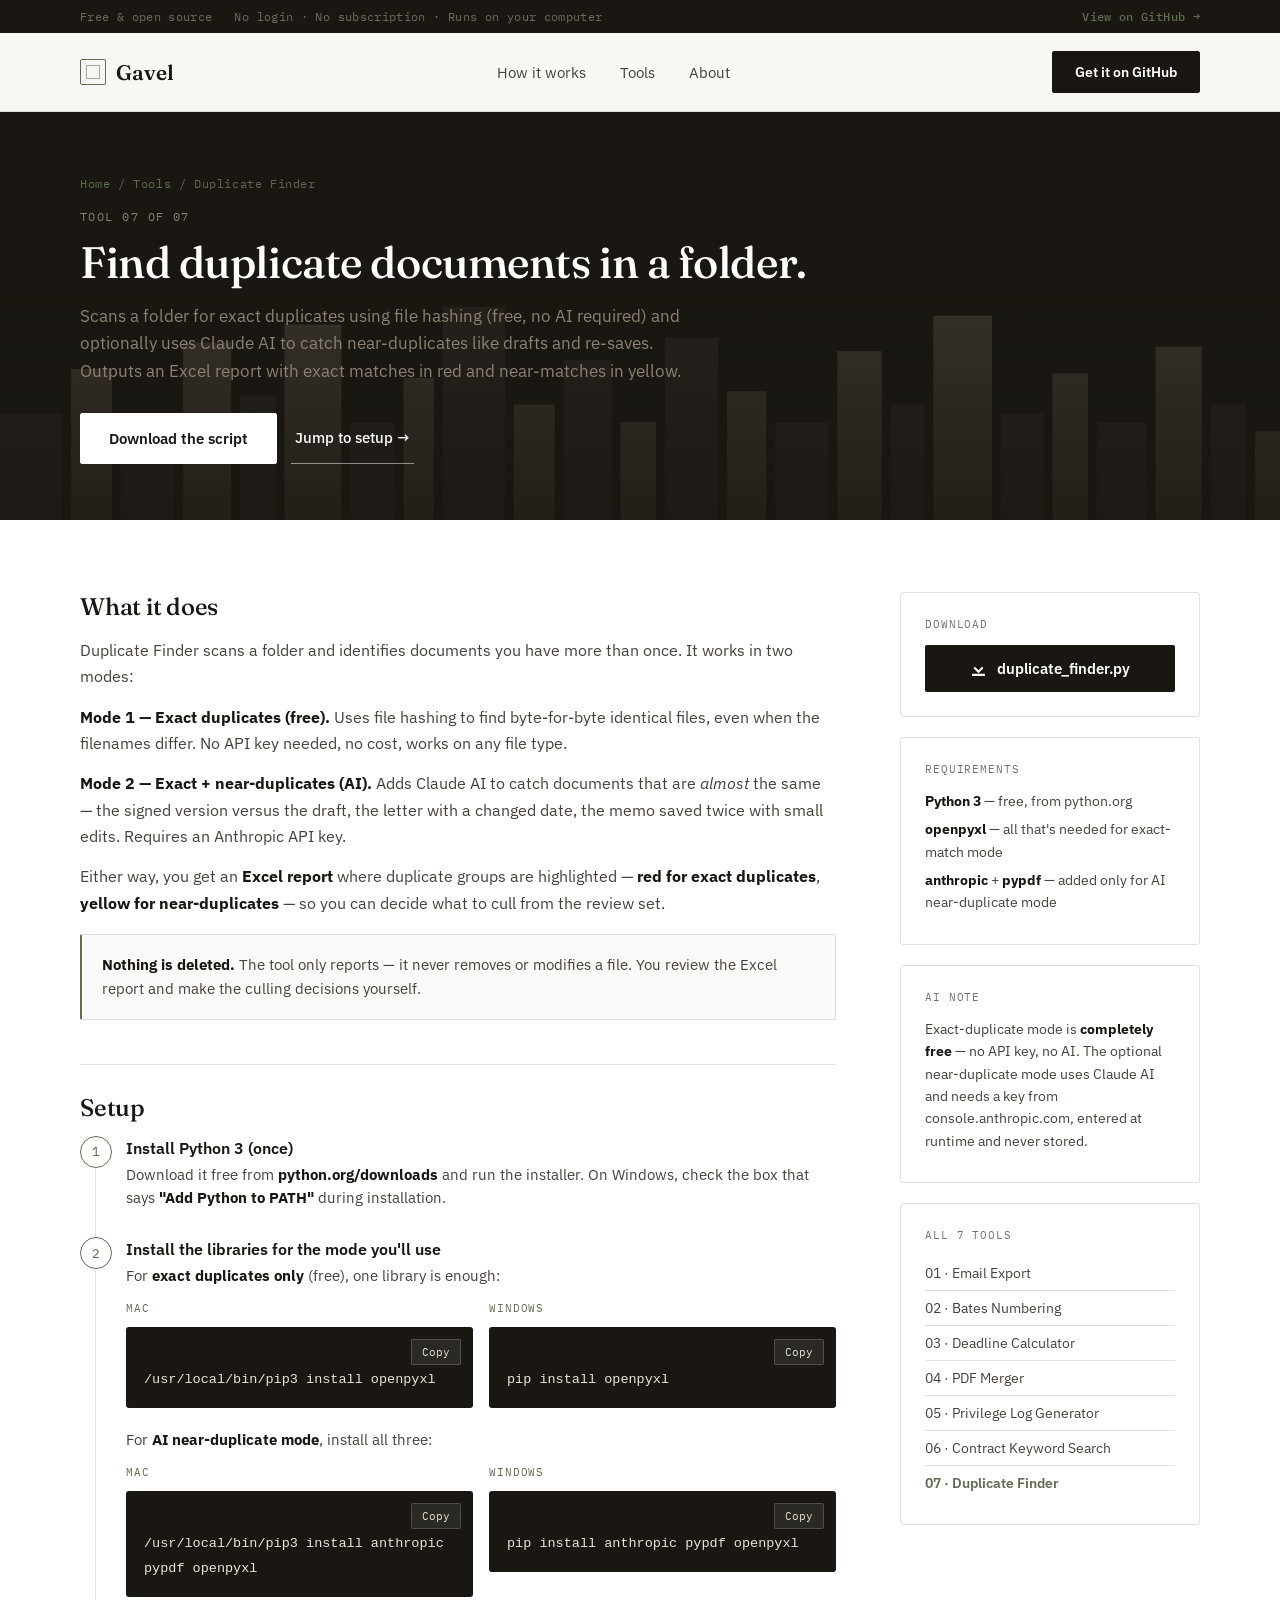
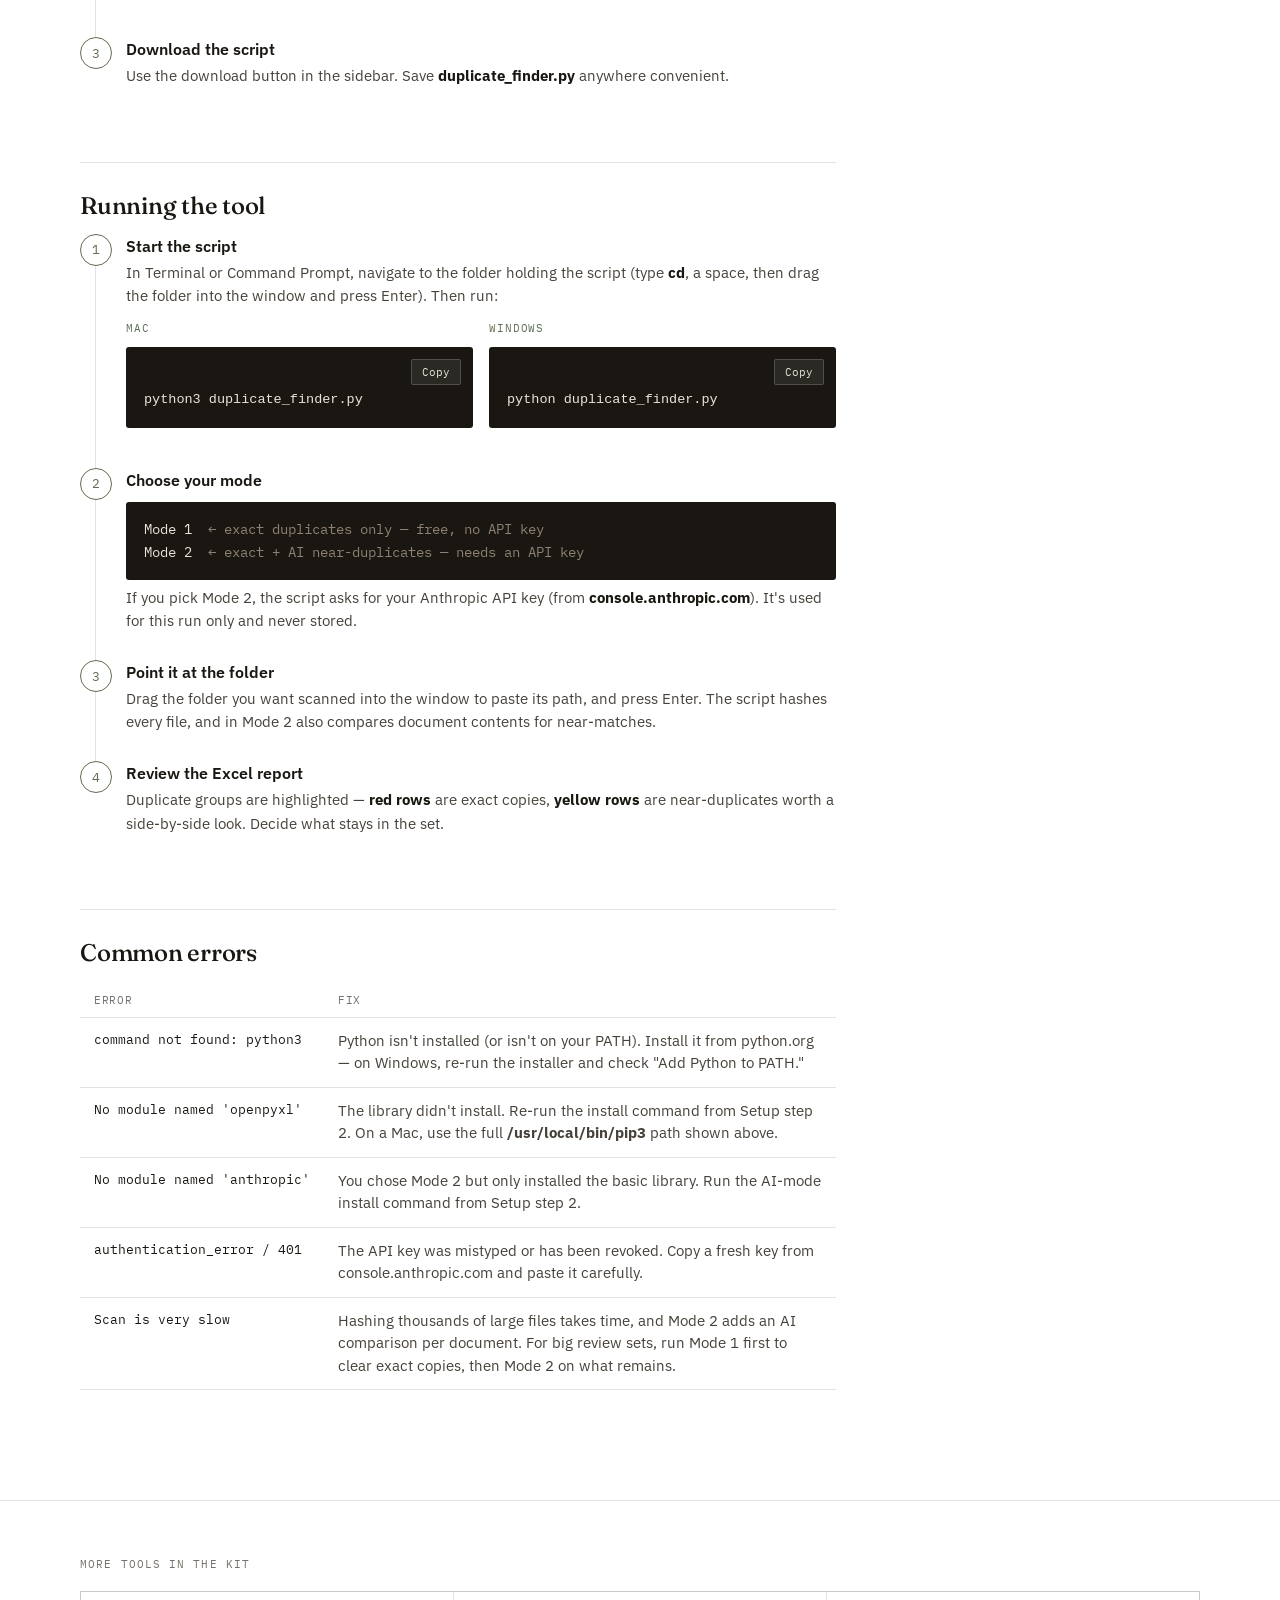
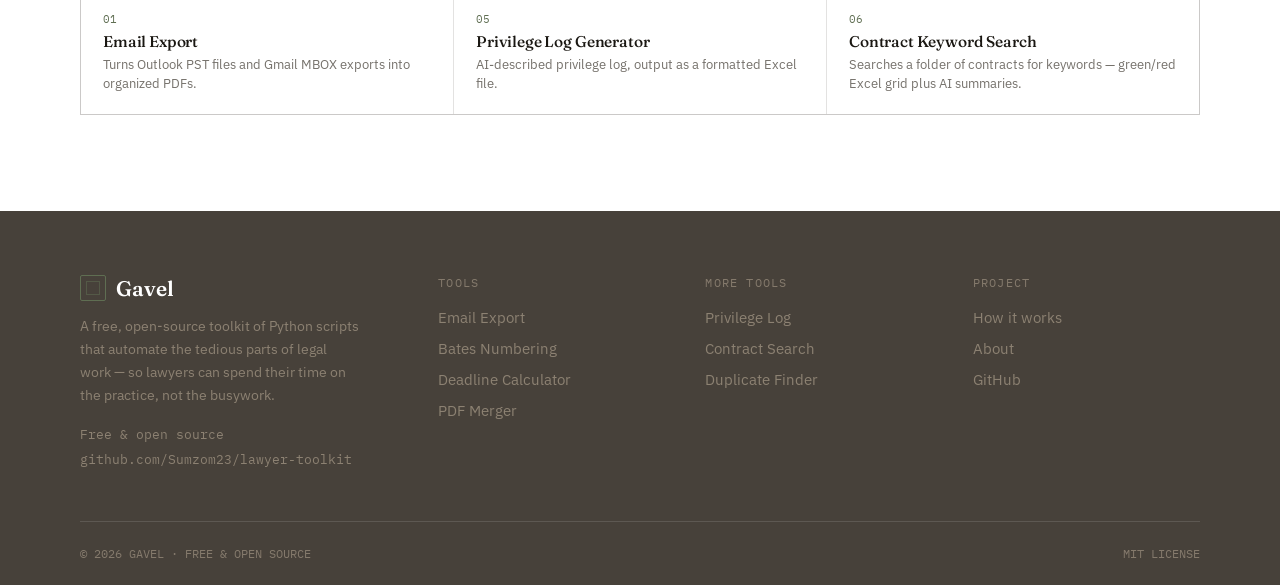
<file: tools/duplicate-finder.html>
<!DOCTYPE html>
<html lang="en">
<head>
<meta charset="UTF-8">
<meta name="viewport" content="width=device-width, initial-scale=1.0">
<title>Duplicate Finder — Gavel Legal Toolkit</title>
<meta name="description" content="Find exact duplicates (free, file hashing) and near-duplicates (optional Claude AI) in a folder of documents. Excel report with duplicate groups highlighted. Runs locally.">
<link rel="preconnect" href="https://fonts.googleapis.com">
<link rel="preconnect" href="https://fonts.gstatic.com" crossorigin>
<link href="https://fonts.googleapis.com/css2?family=Fraunces:opsz,wght@9..144,300;9..144,400;9..144,500;9..144,600;9..144,700&family=Fraunces:ital,opsz,wght@1,9..144,400;1,9..144,500&family=IBM+Plex+Sans:wght@400;500;600;700&family=IBM+Plex+Mono:wght@400;500&display=swap" rel="stylesheet">
<link rel="stylesheet" href="shared.css">
</head>
<body>

<div class="topbar">
  <div class="wrap">
    <div class="tb-left">
      <span>Free &amp; open source</span>
      <span>No login · No subscription · Runs on your computer</span>
    </div>
    <a href="https://github.com/Sumzom23/lawyer-toolkit" class="tb-phone">View on GitHub →</a>
  </div>
</div>

<header>
  <nav>
    <a class="logo" href="../index.html"><span class="mark"></span>Gavel</a>
    <div class="nav-links nav-mobile-hide">
      <a href="../index.html#how">How it works</a>
      <a href="../index.html#tools">Tools</a>
      <a href="../about.html">About</a>
    </div>
    <div class="nav-right">
      <a href="https://github.com/Sumzom23/lawyer-toolkit" class="nav-cta">Get it on GitHub</a>
    </div>
  </nav>
</header>

<section class="page-hero">
  <svg class="skyline" viewBox="0 0 1440 260" preserveAspectRatio="none" xmlns="http://www.w3.org/2000/svg" aria-hidden="true">
    <rect x="0" y="140" width="70" height="120" fill="#47413A"/><rect x="80" y="90" width="46" height="170" fill="#8C8172"/>
    <rect x="136" y="160" width="60" height="100" fill="#47413A"/><rect x="206" y="60" width="54" height="200" fill="#8C8172"/>
    <rect x="270" y="120" width="40" height="140" fill="#47413A"/><rect x="320" y="40" width="64" height="220" fill="#8C8172"/>
    <rect x="394" y="150" width="50" height="110" fill="#47413A"/><rect x="454" y="100" width="34" height="160" fill="#8C8172"/>
    <rect x="498" y="20" width="70" height="240" fill="#47413A"/><rect x="578" y="130" width="46" height="130" fill="#8C8172"/>
    <rect x="634" y="80" width="54" height="180" fill="#47413A"/><rect x="698" y="150" width="40" height="110" fill="#8C8172"/>
    <rect x="748" y="55" width="60" height="205" fill="#47413A"/><rect x="818" y="115" width="44" height="145" fill="#8C8172"/>
    <rect x="872" y="150" width="60" height="110" fill="#47413A"/><rect x="942" y="70" width="50" height="190" fill="#8C8172"/>
    <rect x="1002" y="130" width="38" height="130" fill="#47413A"/><rect x="1050" y="30" width="66" height="230" fill="#8C8172"/>
    <rect x="1126" y="140" width="48" height="120" fill="#47413A"/><rect x="1184" y="95" width="40" height="165" fill="#8C8172"/>
    <rect x="1234" y="150" width="56" height="110" fill="#47413A"/><rect x="1300" y="65" width="52" height="195" fill="#8C8172"/>
    <rect x="1362" y="130" width="40" height="130" fill="#47413A"/><rect x="1412" y="160" width="28" height="100" fill="#8C8172"/>
  </svg>
  <div class="wrap">
    <div class="crumb"><a href="../index.html">Home</a> <span>/</span> <a href="../index.html#tools">Tools</a> <span>/ Duplicate Finder</span></div>
    <div class="toolnum">Tool 07 of 07</div>
    <h1>Find duplicate documents in a folder.</h1>
    <p class="lede">Scans a folder for exact duplicates using file hashing (free, no AI required) and optionally uses Claude AI to catch near-duplicates like drafts and re-saves. Outputs an Excel report with exact matches in red and near-matches in yellow.</p>
    <div class="hero-btns">
      <a class="btn-primary" href="https://raw.githubusercontent.com/Sumzom23/lawyer-toolkit/main/duplicate-finder/duplicate_finder.py" download>Download the script</a>
      <a class="btn-ghost-light" href="#" onclick="document.querySelectorAll('.doc h2')[1].scrollIntoView({behavior:'smooth'});return false;">Jump to setup →</a>
    </div>
  </div>
</section>

<section class="content">
  <div class="wrap">
    <div class="doc">
      <h2>What it does</h2>
      <p>Duplicate Finder scans a folder and identifies documents you have more than once. It works in two modes:</p>
      <p><b>Mode 1 — Exact duplicates (free).</b> Uses file hashing to find byte-for-byte identical files, even when the filenames differ. No API key needed, no cost, works on any file type.</p>
      <p><b>Mode 2 — Exact + near-duplicates (AI).</b> Adds Claude AI to catch documents that are <i>almost</i> the same — the signed version versus the draft, the letter with a changed date, the memo saved twice with small edits. Requires an Anthropic API key.</p>
      <p>Either way, you get an <b>Excel report</b> where duplicate groups are highlighted — <b>red for exact duplicates</b>, <b>yellow for near-duplicates</b> — so you can decide what to cull from the review set.</p>
      <div class="callout"><b>Nothing is deleted.</b> The tool only reports — it never removes or modifies a file. You review the Excel report and make the culling decisions yourself.</div>

      <h2>Setup</h2>
      <ol class="instructions">
        <li>
          <h4>Install Python 3 (once)</h4>
          <p>Download it free from <b>python.org/downloads</b> and run the installer. On Windows, check the box that says <b>"Add Python to PATH"</b> during installation.</p>
        </li>
        <li>
          <h4>Install the libraries for the mode you'll use</h4>
          <p>For <b>exact duplicates only</b> (free), one library is enough:</p>
          <div class="os-grid">
  <div><div class="os-label">Mac</div><div class="code has-copy"><button class="copy-btn" onclick="copyCode(this)">Copy</button><code>/usr/local/bin/pip3 install openpyxl</code></div></div>
  <div><div class="os-label">Windows</div><div class="code has-copy"><button class="copy-btn" onclick="copyCode(this)">Copy</button><code>pip install openpyxl</code></div></div>
</div>
          <p>For <b>AI near-duplicate mode</b>, install all three:</p>
          <div class="os-grid">
  <div><div class="os-label">Mac</div><div class="code has-copy"><button class="copy-btn" onclick="copyCode(this)">Copy</button><code>/usr/local/bin/pip3 install anthropic pypdf openpyxl</code></div></div>
  <div><div class="os-label">Windows</div><div class="code has-copy"><button class="copy-btn" onclick="copyCode(this)">Copy</button><code>pip install anthropic pypdf openpyxl</code></div></div>
</div>
        </li>
        <li>
          <h4>Download the script</h4>
          <p>Use the download button in the sidebar. Save <b>duplicate_finder.py</b> anywhere convenient.</p>
        </li>
      </ol>

      <h2>Running the tool</h2>
      <ol class="instructions">
        <li>
          <h4>Start the script</h4>
          <p>In Terminal or Command Prompt, navigate to the folder holding the script (type <b>cd</b>, a space, then drag the folder into the window and press Enter). Then run:</p>
          <div class="os-grid">
  <div><div class="os-label">Mac</div><div class="code has-copy"><button class="copy-btn" onclick="copyCode(this)">Copy</button><code>python3 duplicate_finder.py</code></div></div>
  <div><div class="os-label">Windows</div><div class="code has-copy"><button class="copy-btn" onclick="copyCode(this)">Copy</button><code>python duplicate_finder.py</code></div></div>
</div>
        </li>
        <li>
          <h4>Choose your mode</h4>
          <div class="code">Mode 1 &nbsp;<span class="cmt">← exact duplicates only — free, no API key</span><br>
Mode 2 &nbsp;<span class="cmt">← exact + AI near-duplicates — needs an API key</span></div>
          <p>If you pick Mode 2, the script asks for your Anthropic API key (from <b>console.anthropic.com</b>). It's used for this run only and never stored.</p>
        </li>
        <li>
          <h4>Point it at the folder</h4>
          <p>Drag the folder you want scanned into the window to paste its path, and press Enter. The script hashes every file, and in Mode 2 also compares document contents for near-matches.</p>
        </li>
        <li>
          <h4>Review the Excel report</h4>
          <p>Duplicate groups are highlighted — <b>red rows</b> are exact copies, <b>yellow rows</b> are near-duplicates worth a side-by-side look. Decide what stays in the set.</p>
        </li>
      </ol>

      <h2>Common errors</h2>
      <table class="errors">
        <tr><th>Error</th><th>Fix</th></tr>
        <tr><td class="err">command not found: python3</td><td>Python isn't installed (or isn't on your PATH). Install it from python.org — on Windows, re-run the installer and check "Add Python to PATH."</td></tr>
        <tr><td class="err">No module named 'openpyxl'</td><td>The library didn't install. Re-run the install command from Setup step 2. On a Mac, use the full <b>/usr/local/bin/pip3</b> path shown above.</td></tr>
        <tr><td class="err">No module named 'anthropic'</td><td>You chose Mode 2 but only installed the basic library. Run the AI-mode install command from Setup step 2.</td></tr>
        <tr><td class="err">authentication_error / 401</td><td>The API key was mistyped or has been revoked. Copy a fresh key from console.anthropic.com and paste it carefully.</td></tr>
        <tr><td class="err">Scan is very slow</td><td>Hashing thousands of large files takes time, and Mode 2 adds an AI comparison per document. For big review sets, run Mode 1 first to clear exact copies, then Mode 2 on what remains.</td></tr>
      </table>
    </div>

    <aside class="sidebar">
      <div class="side-card">
        <h4>Download</h4>
        <a class="btn-download" href="https://raw.githubusercontent.com/Sumzom23/lawyer-toolkit/main/duplicate-finder/duplicate_finder.py" download><svg viewBox="0 0 16 16" aria-hidden="true"><path d="M8 1v8.6L4.7 6.3 3.3 7.7 8 12.4l4.7-4.7-1.4-1.4L8 9.6V1H8zM2 13h12v2H2v-2z"/></svg> duplicate_finder.py</a>
      </div>
      <div class="side-card">
        <h4>Requirements</h4>
        <p class="req"><b>Python 3</b> — free, from python.org</p>
        <p class="req"><b>openpyxl</b> — all that's needed for exact-match mode</p>
        <p class="req"><b>anthropic</b> + <b>pypdf</b> — added only for AI near-duplicate mode</p>
      </div>
      <div class="side-card">
        <h4>AI note</h4>
        <p class="req">Exact-duplicate mode is <b>completely free</b> — no API key, no AI. The optional near-duplicate mode uses Claude AI and needs a key from console.anthropic.com, entered at runtime and never stored.</p>
      </div>
      <div class="side-card">
        <h4>All 7 tools</h4>
        <div class="side-links">
          <a href="email-export.html">01 · Email Export</a>
          <a href="bates-numbering.html">02 · Bates Numbering</a>
          <a href="deadline-calculator.html">03 · Deadline Calculator</a>
          <a href="pdf-merger.html">04 · PDF Merger</a>
          <a href="privilege-log.html">05 · Privilege Log Generator</a>
          <a href="contract-search.html">06 · Contract Keyword Search</a>
          <a href="duplicate-finder.html" class="current">07 · Duplicate Finder</a>
        </div>
      </div>
    </aside>
  </div>
</section>

<section class="more-tools">
  <div class="wrap">
    <h4>More tools in the kit</h4>
    <div class="mt-grid">
      <a href="email-export.html">
        <div class="tnum">01</div>
        <h3>Email Export</h3>
        <p>Turns Outlook PST files and Gmail MBOX exports into organized PDFs.</p>
      </a>
      <a href="privilege-log.html">
        <div class="tnum">05</div>
        <h3>Privilege Log Generator</h3>
        <p>AI-described privilege log, output as a formatted Excel file.</p>
      </a>
      <a href="contract-search.html">
        <div class="tnum">06</div>
        <h3>Contract Keyword Search</h3>
        <p>Searches a folder of contracts for keywords — green/red Excel grid plus AI summaries.</p>
      </a>
    </div>
  </div>
  <div style="height:96px;"></div>
</section>

<footer>
  <div class="wrap">
    <div class="foot-grid">
      <div>
        <div class="logo"><span class="mark"></span>Gavel</div>
        <p class="foot-about">A free, open-source toolkit of Python scripts that automate the tedious parts of legal work — so lawyers can spend their time on the practice, not the busywork.</p>
        <div class="foot-contact">
          Free &amp; open source<br>
          github.com/Sumzom23/lawyer-toolkit
        </div>
      </div>
      <div class="foot-col">
        <h4>Tools</h4>
        <a href="email-export.html">Email Export</a>
        <a href="bates-numbering.html">Bates Numbering</a>
        <a href="deadline-calculator.html">Deadline Calculator</a>
        <a href="pdf-merger.html">PDF Merger</a>
      </div>
      <div class="foot-col">
        <h4>More tools</h4>
        <a href="privilege-log.html">Privilege Log</a>
        <a href="contract-search.html">Contract Search</a>
        <a href="duplicate-finder.html">Duplicate Finder</a>
      </div>
      <div class="foot-col">
        <h4>Project</h4>
        <a href="../index.html#how">How it works</a>
        <a href="../about.html">About</a>
        <a href="https://github.com/Sumzom23/lawyer-toolkit">GitHub</a>
      </div>
    </div>
    <div class="foot-bottom">
      <span>© 2026 GAVEL · FREE &amp; OPEN SOURCE</span>
      <span>MIT LICENSE</span>
    </div>
  </div>
</footer>

<script>
function copyCode(btn) {
  var c = btn.parentElement.querySelector('code');
  var t = c ? c.innerText : btn.parentElement.innerText.replace('Copy','').replace('Copied!','').trim();
  navigator.clipboard.writeText(t).then(() => {
    btn.textContent = 'Copied!';
    setTimeout(() => btn.textContent = 'Copy', 1600);
  });
}
</script>

</body>
</html>
</file>
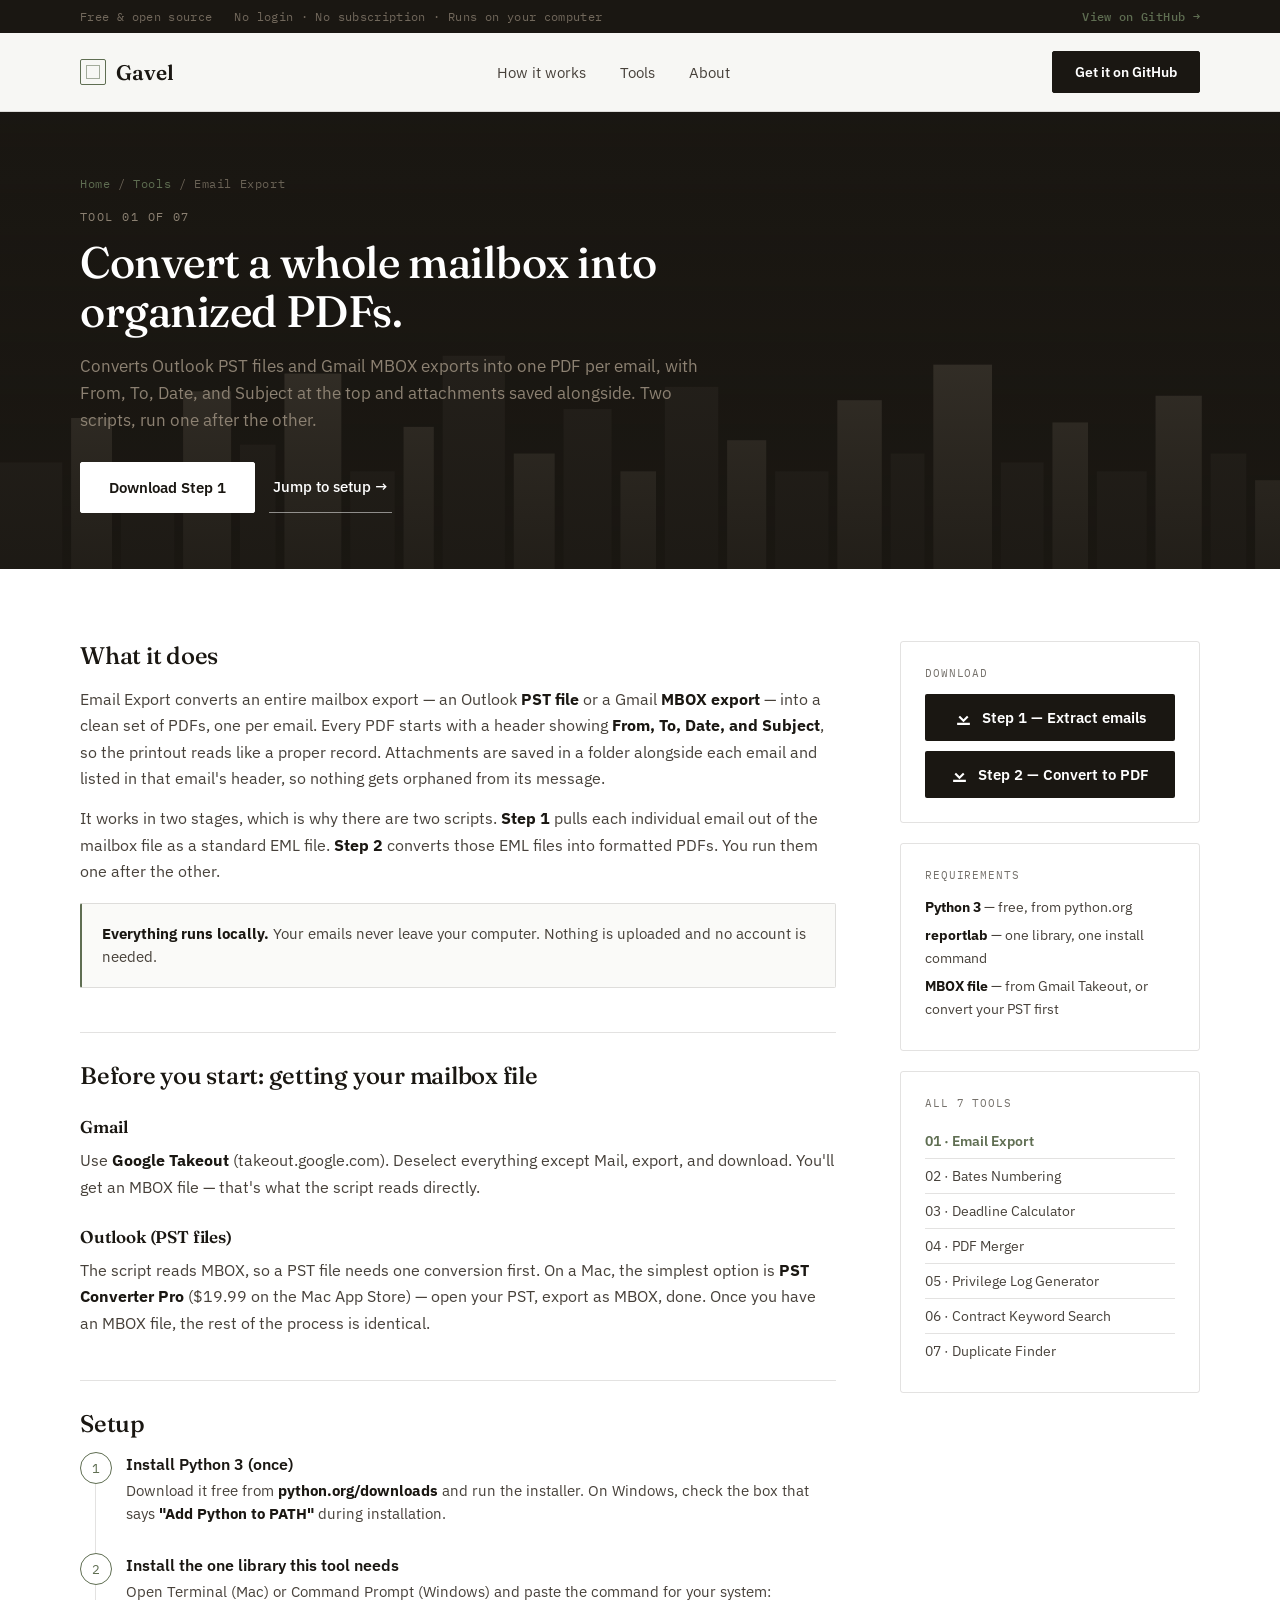
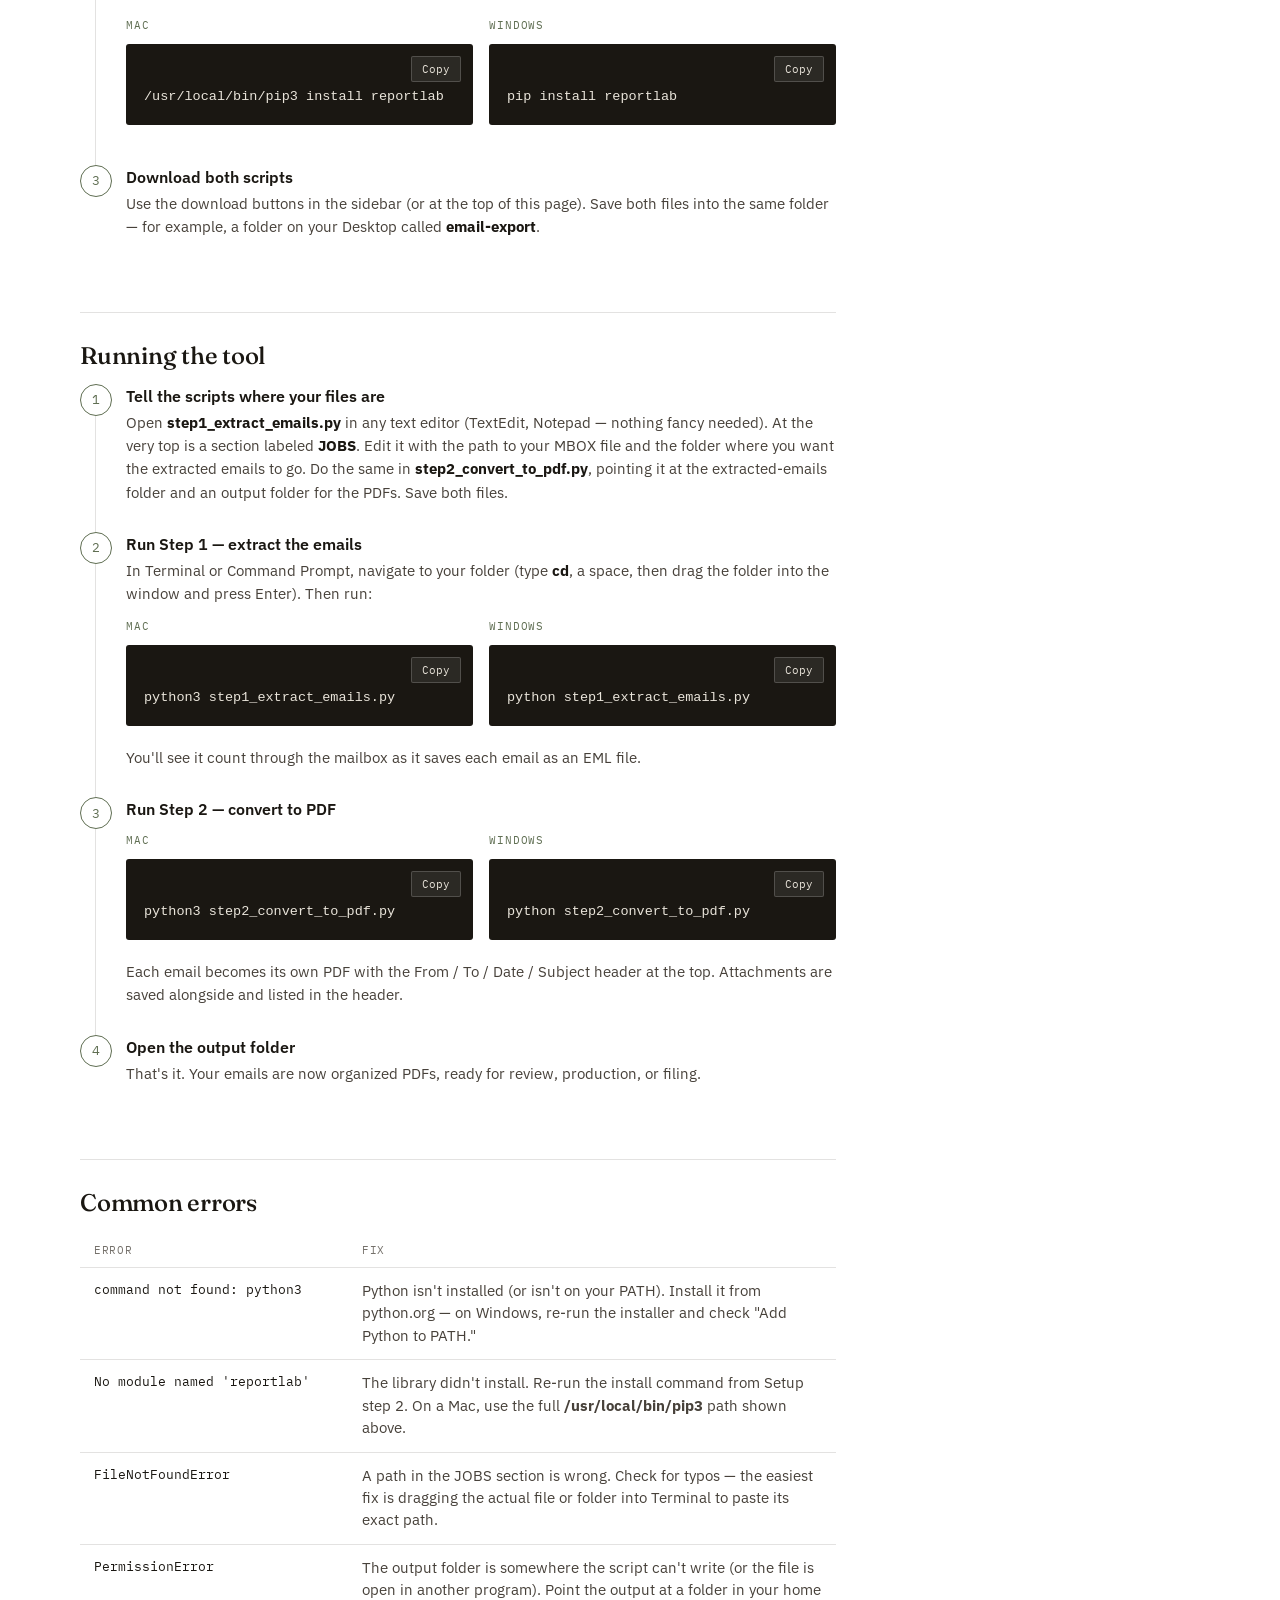
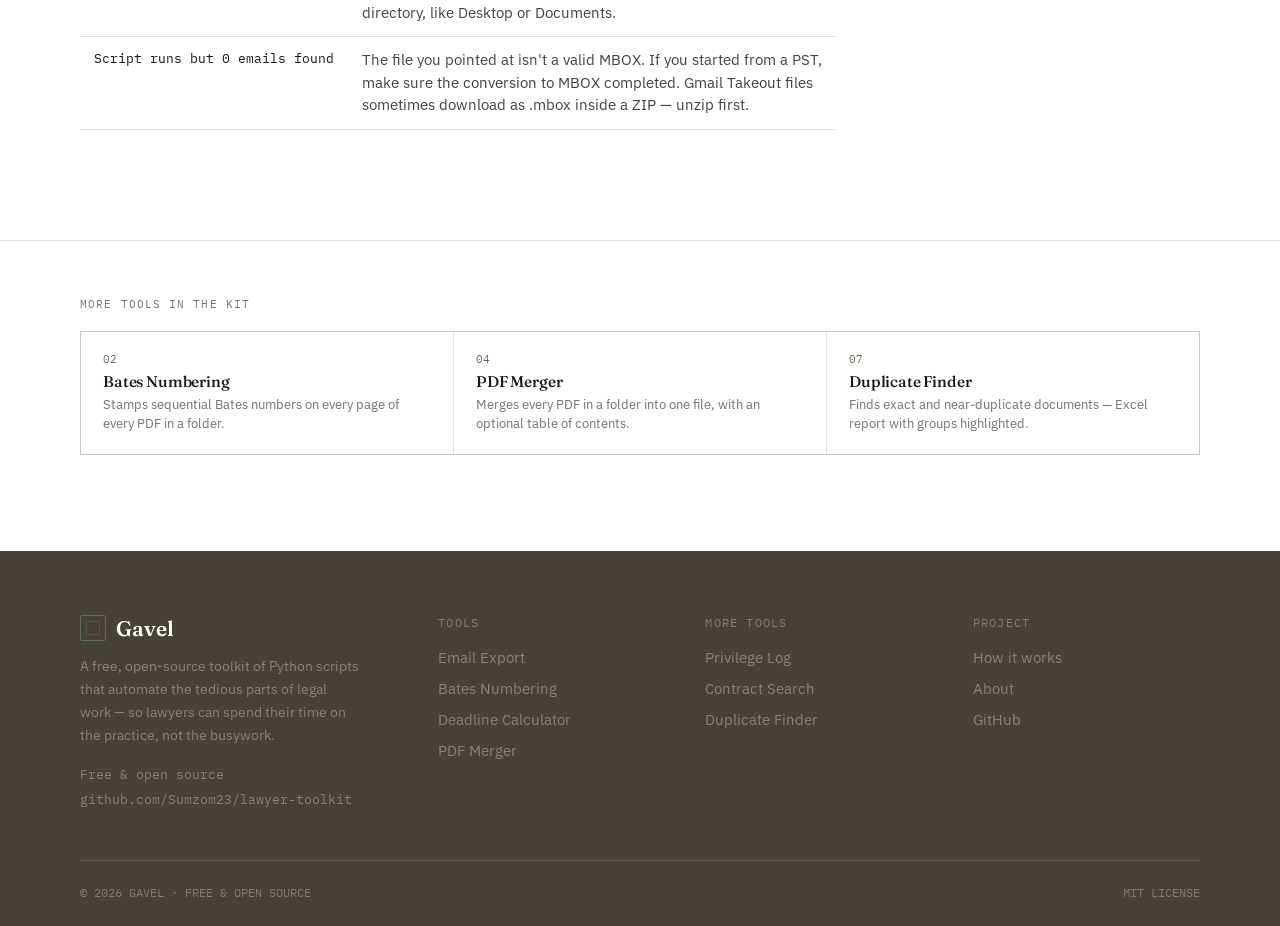
<file: tools/email-export.html>
<!DOCTYPE html>
<html lang="en">
<head>
<meta charset="UTF-8">
<meta name="viewport" content="width=device-width, initial-scale=1.0">
<title>Email Export — Gavel Legal Toolkit</title>
<meta name="description" content="Convert Outlook PST files and Gmail MBOX exports into organized PDFs — one per email, with attachments saved alongside. Free, open source, runs locally.">
<link rel="preconnect" href="https://fonts.googleapis.com">
<link rel="preconnect" href="https://fonts.gstatic.com" crossorigin>
<link href="https://fonts.googleapis.com/css2?family=Fraunces:opsz,wght@9..144,300;9..144,400;9..144,500;9..144,600;9..144,700&family=Fraunces:ital,opsz,wght@1,9..144,400;1,9..144,500&family=IBM+Plex+Sans:wght@400;500;600;700&family=IBM+Plex+Mono:wght@400;500&display=swap" rel="stylesheet">
<link rel="stylesheet" href="shared.css">
</head>
<body>

<div class="topbar">
  <div class="wrap">
    <div class="tb-left">
      <span>Free &amp; open source</span>
      <span>No login · No subscription · Runs on your computer</span>
    </div>
    <a href="https://github.com/Sumzom23/lawyer-toolkit" class="tb-phone">View on GitHub →</a>
  </div>
</div>

<header>
  <nav>
    <a class="logo" href="../index.html"><span class="mark"></span>Gavel</a>
    <div class="nav-links nav-mobile-hide">
      <a href="../index.html#how">How it works</a>
      <a href="../index.html#tools">Tools</a>
      <a href="../about.html">About</a>
    </div>
    <div class="nav-right">
      <a href="https://github.com/Sumzom23/lawyer-toolkit" class="nav-cta">Get it on GitHub</a>
    </div>
  </nav>
</header>

<section class="page-hero">
  <svg class="skyline" viewBox="0 0 1440 260" preserveAspectRatio="none" xmlns="http://www.w3.org/2000/svg" aria-hidden="true">
    <rect x="0" y="140" width="70" height="120" fill="#47413A"/><rect x="80" y="90" width="46" height="170" fill="#8C8172"/>
    <rect x="136" y="160" width="60" height="100" fill="#47413A"/><rect x="206" y="60" width="54" height="200" fill="#8C8172"/>
    <rect x="270" y="120" width="40" height="140" fill="#47413A"/><rect x="320" y="40" width="64" height="220" fill="#8C8172"/>
    <rect x="394" y="150" width="50" height="110" fill="#47413A"/><rect x="454" y="100" width="34" height="160" fill="#8C8172"/>
    <rect x="498" y="20" width="70" height="240" fill="#47413A"/><rect x="578" y="130" width="46" height="130" fill="#8C8172"/>
    <rect x="634" y="80" width="54" height="180" fill="#47413A"/><rect x="698" y="150" width="40" height="110" fill="#8C8172"/>
    <rect x="748" y="55" width="60" height="205" fill="#47413A"/><rect x="818" y="115" width="44" height="145" fill="#8C8172"/>
    <rect x="872" y="150" width="60" height="110" fill="#47413A"/><rect x="942" y="70" width="50" height="190" fill="#8C8172"/>
    <rect x="1002" y="130" width="38" height="130" fill="#47413A"/><rect x="1050" y="30" width="66" height="230" fill="#8C8172"/>
    <rect x="1126" y="140" width="48" height="120" fill="#47413A"/><rect x="1184" y="95" width="40" height="165" fill="#8C8172"/>
    <rect x="1234" y="150" width="56" height="110" fill="#47413A"/><rect x="1300" y="65" width="52" height="195" fill="#8C8172"/>
    <rect x="1362" y="130" width="40" height="130" fill="#47413A"/><rect x="1412" y="160" width="28" height="100" fill="#8C8172"/>
  </svg>
  <div class="wrap">
    <div class="crumb"><a href="../index.html">Home</a> <span>/</span> <a href="../index.html#tools">Tools</a> <span>/ Email Export</span></div>
    <div class="toolnum">Tool 01 of 07</div>
    <h1>Convert a whole mailbox into organized PDFs.</h1>
    <p class="lede">Converts Outlook PST files and Gmail MBOX exports into one PDF per email, with From, To, Date, and Subject at the top and attachments saved alongside. Two scripts, run one after the other.</p>
    <div class="hero-btns">
      <a class="btn-primary" href="https://raw.githubusercontent.com/Sumzom23/lawyer-toolkit/main/email-export/step1_extract_emails.py" download>Download Step 1</a>
      <a class="btn-ghost-light" href="#setup-anchor" onclick="document.querySelectorAll('.doc h2')[2].scrollIntoView({behavior:'smooth'});return false;">Jump to setup →</a>
    </div>
  </div>
</section>

<section class="content">
  <div class="wrap">
    <div class="doc">
      <h2>What it does</h2>
      <p>Email Export converts an entire mailbox export — an Outlook <b>PST file</b> or a Gmail <b>MBOX export</b> — into a clean set of PDFs, one per email. Every PDF starts with a header showing <b>From, To, Date, and Subject</b>, so the printout reads like a proper record. Attachments are saved in a folder alongside each email and listed in that email's header, so nothing gets orphaned from its message.</p>
      <p>It works in two stages, which is why there are two scripts. <b>Step 1</b> pulls each individual email out of the mailbox file as a standard EML file. <b>Step 2</b> converts those EML files into formatted PDFs. You run them one after the other.</p>
      <div class="callout"><b>Everything runs locally.</b> Your emails never leave your computer. Nothing is uploaded and no account is needed.</div>

      <h2>Before you start: getting your mailbox file</h2>
      <h3>Gmail</h3>
      <p>Use <b>Google Takeout</b> (takeout.google.com). Deselect everything except Mail, export, and download. You'll get an MBOX file — that's what the script reads directly.</p>
      <h3>Outlook (PST files)</h3>
      <p>The script reads MBOX, so a PST file needs one conversion first. On a Mac, the simplest option is <b>PST Converter Pro</b> ($19.99 on the Mac App Store) — open your PST, export as MBOX, done. Once you have an MBOX file, the rest of the process is identical.</p>

      <h2>Setup</h2>
      <ol class="instructions">
        <li>
          <h4>Install Python 3 (once)</h4>
          <p>Download it free from <b>python.org/downloads</b> and run the installer. On Windows, check the box that says <b>"Add Python to PATH"</b> during installation.</p>
        </li>
        <li>
          <h4>Install the one library this tool needs</h4>
          <p>Open Terminal (Mac) or Command Prompt (Windows) and paste the command for your system:</p>
          <div class="os-grid">
  <div><div class="os-label">Mac</div><div class="code has-copy"><button class="copy-btn" onclick="copyCode(this)">Copy</button><code>/usr/local/bin/pip3 install reportlab</code></div></div>
  <div><div class="os-label">Windows</div><div class="code has-copy"><button class="copy-btn" onclick="copyCode(this)">Copy</button><code>pip install reportlab</code></div></div>
</div>
        </li>
        <li>
          <h4>Download both scripts</h4>
          <p>Use the download buttons in the sidebar (or at the top of this page). Save both files into the same folder — for example, a folder on your Desktop called <b>email-export</b>.</p>
        </li>
      </ol>

      <h2>Running the tool</h2>
      <ol class="instructions">
        <li>
          <h4>Tell the scripts where your files are</h4>
          <p>Open <b>step1_extract_emails.py</b> in any text editor (TextEdit, Notepad — nothing fancy needed). At the very top is a section labeled <b>JOBS</b>. Edit it with the path to your MBOX file and the folder where you want the extracted emails to go. Do the same in <b>step2_convert_to_pdf.py</b>, pointing it at the extracted-emails folder and an output folder for the PDFs. Save both files.</p>
        </li>
        <li>
          <h4>Run Step 1 — extract the emails</h4>
          <p>In Terminal or Command Prompt, navigate to your folder (type <b>cd</b>, a space, then drag the folder into the window and press Enter). Then run:</p>
          <div class="os-grid">
  <div><div class="os-label">Mac</div><div class="code has-copy"><button class="copy-btn" onclick="copyCode(this)">Copy</button><code>python3 step1_extract_emails.py</code></div></div>
  <div><div class="os-label">Windows</div><div class="code has-copy"><button class="copy-btn" onclick="copyCode(this)">Copy</button><code>python step1_extract_emails.py</code></div></div>
</div>
          <p>You'll see it count through the mailbox as it saves each email as an EML file.</p>
        </li>
        <li>
          <h4>Run Step 2 — convert to PDF</h4>
          <div class="os-grid">
  <div><div class="os-label">Mac</div><div class="code has-copy"><button class="copy-btn" onclick="copyCode(this)">Copy</button><code>python3 step2_convert_to_pdf.py</code></div></div>
  <div><div class="os-label">Windows</div><div class="code has-copy"><button class="copy-btn" onclick="copyCode(this)">Copy</button><code>python step2_convert_to_pdf.py</code></div></div>
</div>
          <p>Each email becomes its own PDF with the From / To / Date / Subject header at the top. Attachments are saved alongside and listed in the header.</p>
        </li>
        <li>
          <h4>Open the output folder</h4>
          <p>That's it. Your emails are now organized PDFs, ready for review, production, or filing.</p>
        </li>
      </ol>

      <h2>Common errors</h2>
      <table class="errors">
        <tr><th>Error</th><th>Fix</th></tr>
        <tr><td class="err">command not found: python3</td><td>Python isn't installed (or isn't on your PATH). Install it from python.org — on Windows, re-run the installer and check "Add Python to PATH."</td></tr>
        <tr><td class="err">No module named 'reportlab'</td><td>The library didn't install. Re-run the install command from Setup step 2. On a Mac, use the full <b>/usr/local/bin/pip3</b> path shown above.</td></tr>
        <tr><td class="err">FileNotFoundError</td><td>A path in the JOBS section is wrong. Check for typos — the easiest fix is dragging the actual file or folder into Terminal to paste its exact path.</td></tr>
        <tr><td class="err">PermissionError</td><td>The output folder is somewhere the script can't write (or the file is open in another program). Point the output at a folder in your home directory, like Desktop or Documents.</td></tr>
        <tr><td class="err">Script runs but 0 emails found</td><td>The file you pointed at isn't a valid MBOX. If you started from a PST, make sure the conversion to MBOX completed. Gmail Takeout files sometimes download as .mbox inside a ZIP — unzip first.</td></tr>
      </table>
    </div>

    <aside class="sidebar">
      <div class="side-card">
        <h4>Download</h4>
        <a class="btn-download" href="https://raw.githubusercontent.com/Sumzom23/lawyer-toolkit/main/email-export/step1_extract_emails.py" download><svg viewBox="0 0 16 16" aria-hidden="true"><path d="M8 1v8.6L4.7 6.3 3.3 7.7 8 12.4l4.7-4.7-1.4-1.4L8 9.6V1H8zM2 13h12v2H2v-2z"/></svg> Step 1 — Extract emails</a>
        <a class="btn-download" href="https://raw.githubusercontent.com/Sumzom23/lawyer-toolkit/main/email-export/step2_convert_to_pdf.py" download><svg viewBox="0 0 16 16" aria-hidden="true"><path d="M8 1v8.6L4.7 6.3 3.3 7.7 8 12.4l4.7-4.7-1.4-1.4L8 9.6V1H8zM2 13h12v2H2v-2z"/></svg> Step 2 — Convert to PDF</a>
      </div>
      <div class="side-card">
        <h4>Requirements</h4>
        <p class="req"><b>Python 3</b> — free, from python.org</p>
        <p class="req"><b>reportlab</b> — one library, one install command</p>
        <p class="req"><b>MBOX file</b> — from Gmail Takeout, or convert your PST first</p>
      </div>
      <div class="side-card">
        <h4>All 7 tools</h4>
        <div class="side-links">
          <a href="email-export.html" class="current">01 · Email Export</a>
          <a href="bates-numbering.html">02 · Bates Numbering</a>
          <a href="deadline-calculator.html">03 · Deadline Calculator</a>
          <a href="pdf-merger.html">04 · PDF Merger</a>
          <a href="privilege-log.html">05 · Privilege Log Generator</a>
          <a href="contract-search.html">06 · Contract Keyword Search</a>
          <a href="duplicate-finder.html">07 · Duplicate Finder</a>
        </div>
      </div>
    </aside>
  </div>
</section>

<section class="more-tools">
  <div class="wrap">
    <h4>More tools in the kit</h4>
    <div class="mt-grid">
      <a href="bates-numbering.html">
        <div class="tnum">02</div>
        <h3>Bates Numbering</h3>
        <p>Stamps sequential Bates numbers on every page of every PDF in a folder.</p>
      </a>
      <a href="pdf-merger.html">
        <div class="tnum">04</div>
        <h3>PDF Merger</h3>
        <p>Merges every PDF in a folder into one file, with an optional table of contents.</p>
      </a>
      <a href="duplicate-finder.html">
        <div class="tnum">07</div>
        <h3>Duplicate Finder</h3>
        <p>Finds exact and near-duplicate documents — Excel report with groups highlighted.</p>
      </a>
    </div>
  </div>
  <div style="height:96px;"></div>
</section>

<footer>
  <div class="wrap">
    <div class="foot-grid">
      <div>
        <div class="logo"><span class="mark"></span>Gavel</div>
        <p class="foot-about">A free, open-source toolkit of Python scripts that automate the tedious parts of legal work — so lawyers can spend their time on the practice, not the busywork.</p>
        <div class="foot-contact">
          Free &amp; open source<br>
          github.com/Sumzom23/lawyer-toolkit
        </div>
      </div>
      <div class="foot-col">
        <h4>Tools</h4>
        <a href="email-export.html">Email Export</a>
        <a href="bates-numbering.html">Bates Numbering</a>
        <a href="deadline-calculator.html">Deadline Calculator</a>
        <a href="pdf-merger.html">PDF Merger</a>
      </div>
      <div class="foot-col">
        <h4>More tools</h4>
        <a href="privilege-log.html">Privilege Log</a>
        <a href="contract-search.html">Contract Search</a>
        <a href="duplicate-finder.html">Duplicate Finder</a>
      </div>
      <div class="foot-col">
        <h4>Project</h4>
        <a href="../index.html#how">How it works</a>
        <a href="../about.html">About</a>
        <a href="https://github.com/Sumzom23/lawyer-toolkit">GitHub</a>
      </div>
    </div>
    <div class="foot-bottom">
      <span>© 2026 GAVEL · FREE &amp; OPEN SOURCE</span>
      <span>MIT LICENSE</span>
    </div>
  </div>
</footer>

<script>
function copyCode(btn) {
  var c = btn.parentElement.querySelector('code');
  var t = c ? c.innerText : btn.parentElement.innerText.replace('Copy','').replace('Copied!','').trim();
  navigator.clipboard.writeText(t).then(() => {
    btn.textContent = 'Copied!';
    setTimeout(() => btn.textContent = 'Copy', 1600);
  });
}
</script>

</body>
</html>
</file>
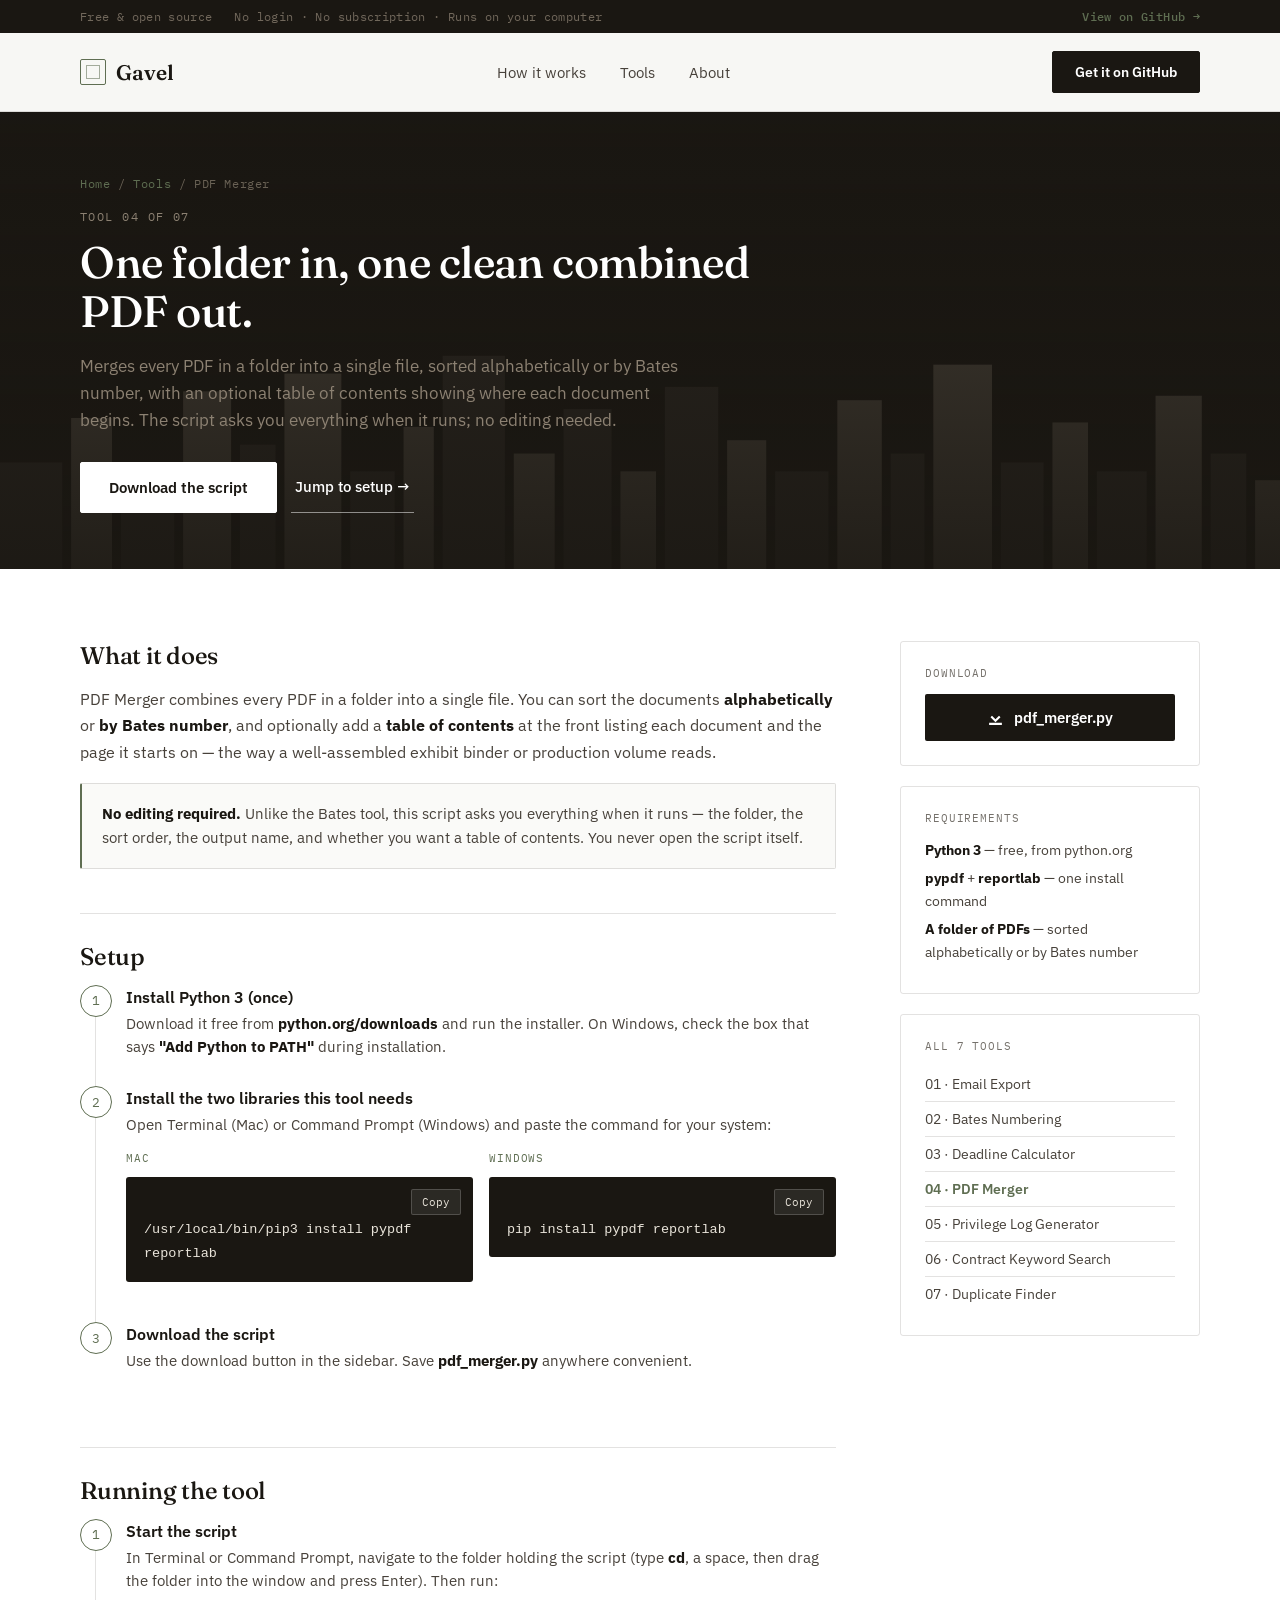
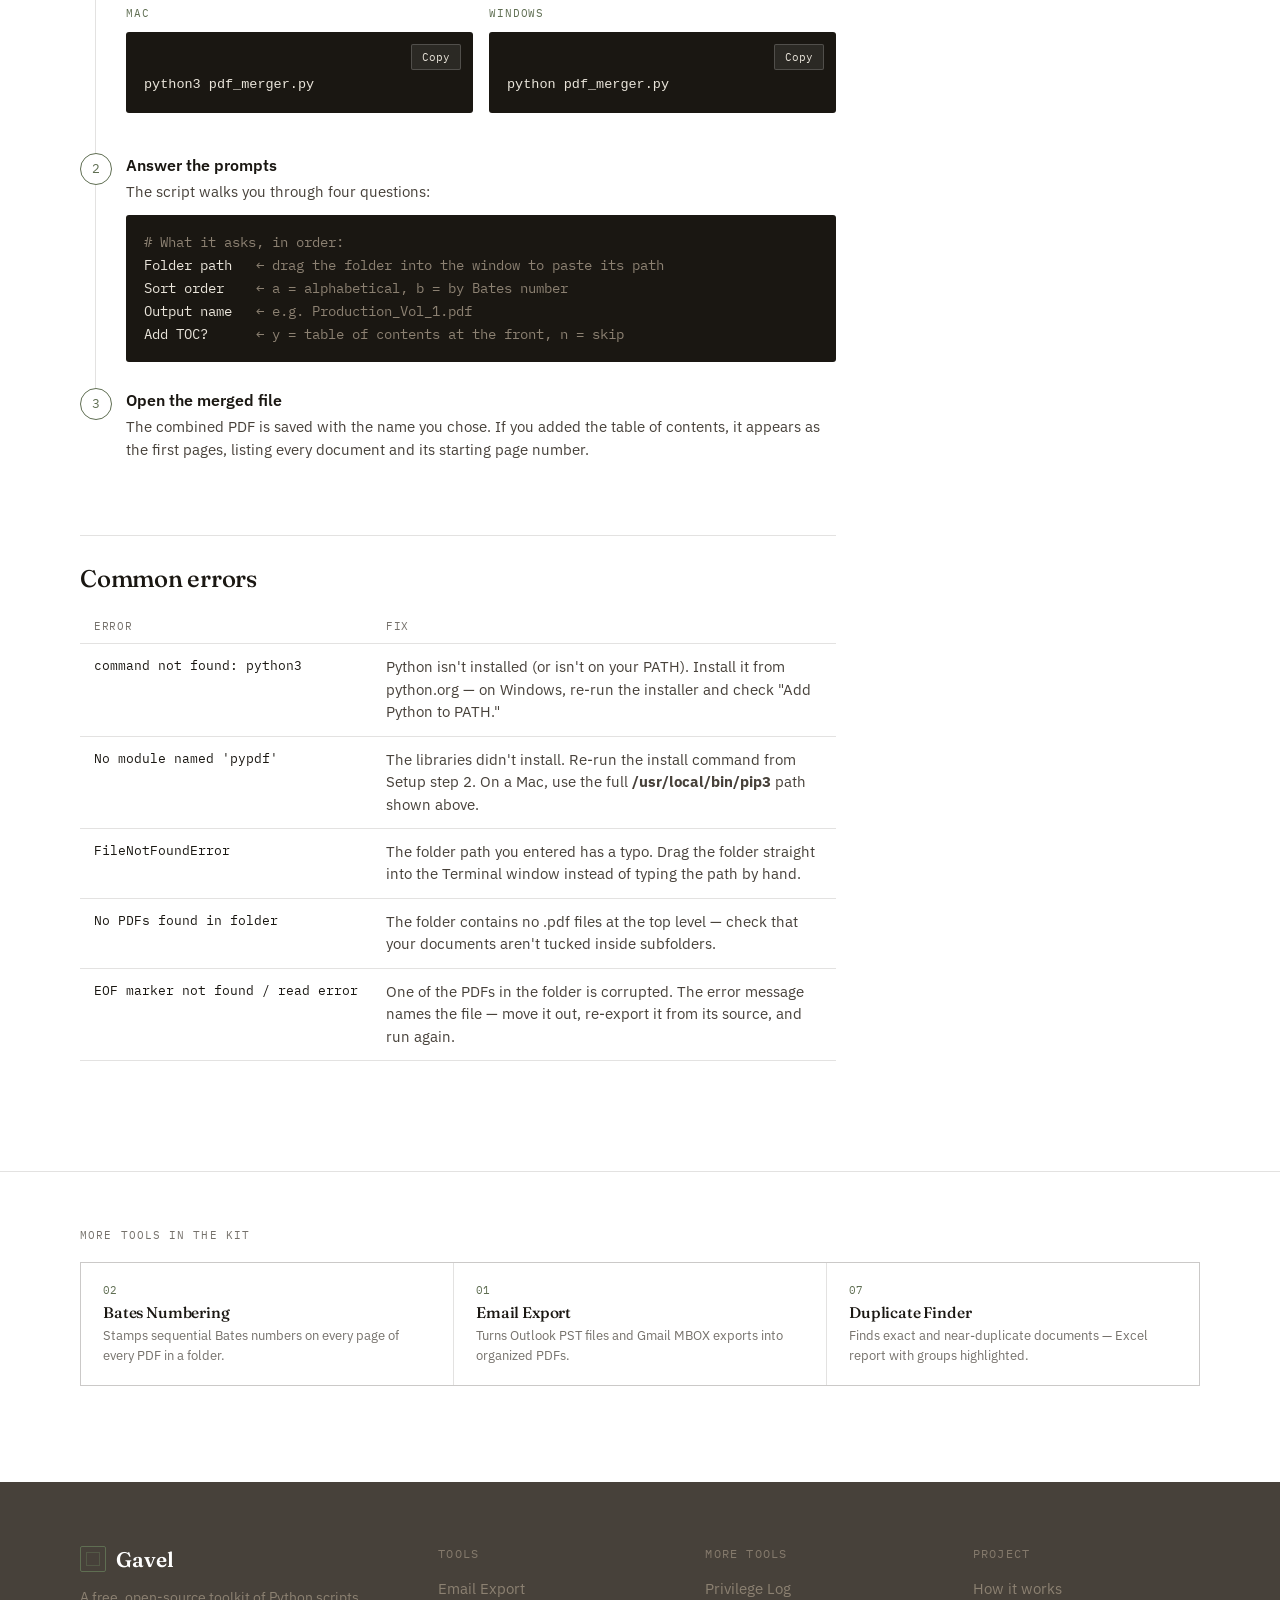
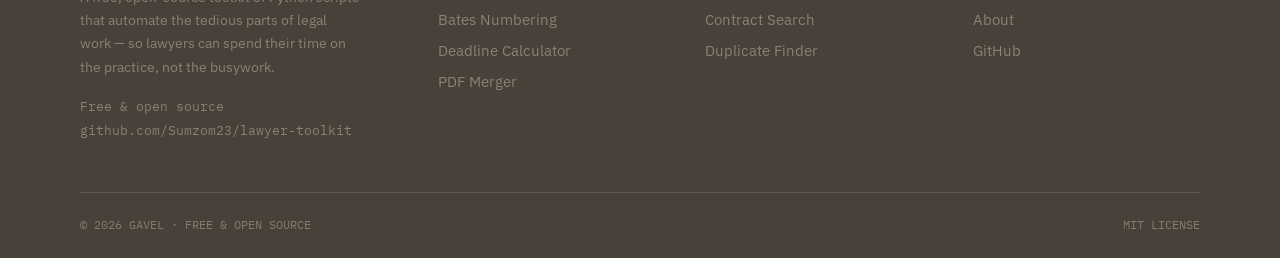
<file: tools/pdf-merger.html>
<!DOCTYPE html>
<html lang="en">
<head>
<meta charset="UTF-8">
<meta name="viewport" content="width=device-width, initial-scale=1.0">
<title>PDF Merger — Gavel Legal Toolkit</title>
<meta name="description" content="Merge every PDF in a folder into one file, with an optional table of contents listing each document's starting page. Sort alphabetically or by Bates number. Free, runs locally.">
<link rel="preconnect" href="https://fonts.googleapis.com">
<link rel="preconnect" href="https://fonts.gstatic.com" crossorigin>
<link href="https://fonts.googleapis.com/css2?family=Fraunces:opsz,wght@9..144,300;9..144,400;9..144,500;9..144,600;9..144,700&family=Fraunces:ital,opsz,wght@1,9..144,400;1,9..144,500&family=IBM+Plex+Sans:wght@400;500;600;700&family=IBM+Plex+Mono:wght@400;500&display=swap" rel="stylesheet">
<link rel="stylesheet" href="shared.css">
</head>
<body>

<div class="topbar">
  <div class="wrap">
    <div class="tb-left">
      <span>Free &amp; open source</span>
      <span>No login · No subscription · Runs on your computer</span>
    </div>
    <a href="https://github.com/Sumzom23/lawyer-toolkit" class="tb-phone">View on GitHub →</a>
  </div>
</div>

<header>
  <nav>
    <a class="logo" href="../index.html"><span class="mark"></span>Gavel</a>
    <div class="nav-links nav-mobile-hide">
      <a href="../index.html#how">How it works</a>
      <a href="../index.html#tools">Tools</a>
      <a href="../about.html">About</a>
    </div>
    <div class="nav-right">
      <a href="https://github.com/Sumzom23/lawyer-toolkit" class="nav-cta">Get it on GitHub</a>
    </div>
  </nav>
</header>

<section class="page-hero">
  <svg class="skyline" viewBox="0 0 1440 260" preserveAspectRatio="none" xmlns="http://www.w3.org/2000/svg" aria-hidden="true">
    <rect x="0" y="140" width="70" height="120" fill="#47413A"/><rect x="80" y="90" width="46" height="170" fill="#8C8172"/>
    <rect x="136" y="160" width="60" height="100" fill="#47413A"/><rect x="206" y="60" width="54" height="200" fill="#8C8172"/>
    <rect x="270" y="120" width="40" height="140" fill="#47413A"/><rect x="320" y="40" width="64" height="220" fill="#8C8172"/>
    <rect x="394" y="150" width="50" height="110" fill="#47413A"/><rect x="454" y="100" width="34" height="160" fill="#8C8172"/>
    <rect x="498" y="20" width="70" height="240" fill="#47413A"/><rect x="578" y="130" width="46" height="130" fill="#8C8172"/>
    <rect x="634" y="80" width="54" height="180" fill="#47413A"/><rect x="698" y="150" width="40" height="110" fill="#8C8172"/>
    <rect x="748" y="55" width="60" height="205" fill="#47413A"/><rect x="818" y="115" width="44" height="145" fill="#8C8172"/>
    <rect x="872" y="150" width="60" height="110" fill="#47413A"/><rect x="942" y="70" width="50" height="190" fill="#8C8172"/>
    <rect x="1002" y="130" width="38" height="130" fill="#47413A"/><rect x="1050" y="30" width="66" height="230" fill="#8C8172"/>
    <rect x="1126" y="140" width="48" height="120" fill="#47413A"/><rect x="1184" y="95" width="40" height="165" fill="#8C8172"/>
    <rect x="1234" y="150" width="56" height="110" fill="#47413A"/><rect x="1300" y="65" width="52" height="195" fill="#8C8172"/>
    <rect x="1362" y="130" width="40" height="130" fill="#47413A"/><rect x="1412" y="160" width="28" height="100" fill="#8C8172"/>
  </svg>
  <div class="wrap">
    <div class="crumb"><a href="../index.html">Home</a> <span>/</span> <a href="../index.html#tools">Tools</a> <span>/ PDF Merger</span></div>
    <div class="toolnum">Tool 04 of 07</div>
    <h1>One folder in, one clean combined PDF out.</h1>
    <p class="lede">Merges every PDF in a folder into a single file, sorted alphabetically or by Bates number, with an optional table of contents showing where each document begins. The script asks you everything when it runs; no editing needed.</p>
    <div class="hero-btns">
      <a class="btn-primary" href="https://raw.githubusercontent.com/Sumzom23/lawyer-toolkit/main/pdf-merger/pdf_merger.py" download>Download the script</a>
      <a class="btn-ghost-light" href="#" onclick="document.querySelectorAll('.doc h2')[1].scrollIntoView({behavior:'smooth'});return false;">Jump to setup →</a>
    </div>
  </div>
</section>

<section class="content">
  <div class="wrap">
    <div class="doc">
      <h2>What it does</h2>
      <p>PDF Merger combines every PDF in a folder into a single file. You can sort the documents <b>alphabetically</b> or <b>by Bates number</b>, and optionally add a <b>table of contents</b> at the front listing each document and the page it starts on — the way a well-assembled exhibit binder or production volume reads.</p>
      <div class="callout"><b>No editing required.</b> Unlike the Bates tool, this script asks you everything when it runs — the folder, the sort order, the output name, and whether you want a table of contents. You never open the script itself.</div>

      <h2>Setup</h2>
      <ol class="instructions">
        <li>
          <h4>Install Python 3 (once)</h4>
          <p>Download it free from <b>python.org/downloads</b> and run the installer. On Windows, check the box that says <b>"Add Python to PATH"</b> during installation.</p>
        </li>
        <li>
          <h4>Install the two libraries this tool needs</h4>
          <p>Open Terminal (Mac) or Command Prompt (Windows) and paste the command for your system:</p>
          <div class="os-grid">
  <div><div class="os-label">Mac</div><div class="code has-copy"><button class="copy-btn" onclick="copyCode(this)">Copy</button><code>/usr/local/bin/pip3 install pypdf reportlab</code></div></div>
  <div><div class="os-label">Windows</div><div class="code has-copy"><button class="copy-btn" onclick="copyCode(this)">Copy</button><code>pip install pypdf reportlab</code></div></div>
</div>
        </li>
        <li>
          <h4>Download the script</h4>
          <p>Use the download button in the sidebar. Save <b>pdf_merger.py</b> anywhere convenient.</p>
        </li>
      </ol>

      <h2>Running the tool</h2>
      <ol class="instructions">
        <li>
          <h4>Start the script</h4>
          <p>In Terminal or Command Prompt, navigate to the folder holding the script (type <b>cd</b>, a space, then drag the folder into the window and press Enter). Then run:</p>
          <div class="os-grid">
  <div><div class="os-label">Mac</div><div class="code has-copy"><button class="copy-btn" onclick="copyCode(this)">Copy</button><code>python3 pdf_merger.py</code></div></div>
  <div><div class="os-label">Windows</div><div class="code has-copy"><button class="copy-btn" onclick="copyCode(this)">Copy</button><code>python pdf_merger.py</code></div></div>
</div>
        </li>
        <li>
          <h4>Answer the prompts</h4>
          <p>The script walks you through four questions:</p>
          <div class="code"><span class="cmt"># What it asks, in order:</span><br>
Folder path&nbsp;&nbsp;&nbsp;<span class="cmt">← drag the folder into the window to paste its path</span><br>
Sort order&nbsp;&nbsp;&nbsp;&nbsp;<span class="cmt">← a = alphabetical, b = by Bates number</span><br>
Output name&nbsp;&nbsp;&nbsp;<span class="cmt">← e.g. Production_Vol_1.pdf</span><br>
Add TOC?&nbsp;&nbsp;&nbsp;&nbsp;&nbsp;&nbsp;<span class="cmt">← y = table of contents at the front, n = skip</span></div>
        </li>
        <li>
          <h4>Open the merged file</h4>
          <p>The combined PDF is saved with the name you chose. If you added the table of contents, it appears as the first pages, listing every document and its starting page number.</p>
        </li>
      </ol>

      <h2>Common errors</h2>
      <table class="errors">
        <tr><th>Error</th><th>Fix</th></tr>
        <tr><td class="err">command not found: python3</td><td>Python isn't installed (or isn't on your PATH). Install it from python.org — on Windows, re-run the installer and check "Add Python to PATH."</td></tr>
        <tr><td class="err">No module named 'pypdf'</td><td>The libraries didn't install. Re-run the install command from Setup step 2. On a Mac, use the full <b>/usr/local/bin/pip3</b> path shown above.</td></tr>
        <tr><td class="err">FileNotFoundError</td><td>The folder path you entered has a typo. Drag the folder straight into the Terminal window instead of typing the path by hand.</td></tr>
        <tr><td class="err">No PDFs found in folder</td><td>The folder contains no .pdf files at the top level — check that your documents aren't tucked inside subfolders.</td></tr>
        <tr><td class="err">EOF marker not found / read error</td><td>One of the PDFs in the folder is corrupted. The error message names the file — move it out, re-export it from its source, and run again.</td></tr>
      </table>
    </div>

    <aside class="sidebar">
      <div class="side-card">
        <h4>Download</h4>
        <a class="btn-download" href="https://raw.githubusercontent.com/Sumzom23/lawyer-toolkit/main/pdf-merger/pdf_merger.py" download><svg viewBox="0 0 16 16" aria-hidden="true"><path d="M8 1v8.6L4.7 6.3 3.3 7.7 8 12.4l4.7-4.7-1.4-1.4L8 9.6V1H8zM2 13h12v2H2v-2z"/></svg> pdf_merger.py</a>
      </div>
      <div class="side-card">
        <h4>Requirements</h4>
        <p class="req"><b>Python 3</b> — free, from python.org</p>
        <p class="req"><b>pypdf</b> + <b>reportlab</b> — one install command</p>
        <p class="req"><b>A folder of PDFs</b> — sorted alphabetically or by Bates number</p>
      </div>
      <div class="side-card">
        <h4>All 7 tools</h4>
        <div class="side-links">
          <a href="email-export.html">01 · Email Export</a>
          <a href="bates-numbering.html">02 · Bates Numbering</a>
          <a href="deadline-calculator.html">03 · Deadline Calculator</a>
          <a href="pdf-merger.html" class="current">04 · PDF Merger</a>
          <a href="privilege-log.html">05 · Privilege Log Generator</a>
          <a href="contract-search.html">06 · Contract Keyword Search</a>
          <a href="duplicate-finder.html">07 · Duplicate Finder</a>
        </div>
      </div>
    </aside>
  </div>
</section>

<section class="more-tools">
  <div class="wrap">
    <h4>More tools in the kit</h4>
    <div class="mt-grid">
      <a href="bates-numbering.html">
        <div class="tnum">02</div>
        <h3>Bates Numbering</h3>
        <p>Stamps sequential Bates numbers on every page of every PDF in a folder.</p>
      </a>
      <a href="email-export.html">
        <div class="tnum">01</div>
        <h3>Email Export</h3>
        <p>Turns Outlook PST files and Gmail MBOX exports into organized PDFs.</p>
      </a>
      <a href="duplicate-finder.html">
        <div class="tnum">07</div>
        <h3>Duplicate Finder</h3>
        <p>Finds exact and near-duplicate documents — Excel report with groups highlighted.</p>
      </a>
    </div>
  </div>
  <div style="height:96px;"></div>
</section>

<footer>
  <div class="wrap">
    <div class="foot-grid">
      <div>
        <div class="logo"><span class="mark"></span>Gavel</div>
        <p class="foot-about">A free, open-source toolkit of Python scripts that automate the tedious parts of legal work — so lawyers can spend their time on the practice, not the busywork.</p>
        <div class="foot-contact">
          Free &amp; open source<br>
          github.com/Sumzom23/lawyer-toolkit
        </div>
      </div>
      <div class="foot-col">
        <h4>Tools</h4>
        <a href="email-export.html">Email Export</a>
        <a href="bates-numbering.html">Bates Numbering</a>
        <a href="deadline-calculator.html">Deadline Calculator</a>
        <a href="pdf-merger.html">PDF Merger</a>
      </div>
      <div class="foot-col">
        <h4>More tools</h4>
        <a href="privilege-log.html">Privilege Log</a>
        <a href="contract-search.html">Contract Search</a>
        <a href="duplicate-finder.html">Duplicate Finder</a>
      </div>
      <div class="foot-col">
        <h4>Project</h4>
        <a href="../index.html#how">How it works</a>
        <a href="../about.html">About</a>
        <a href="https://github.com/Sumzom23/lawyer-toolkit">GitHub</a>
      </div>
    </div>
    <div class="foot-bottom">
      <span>© 2026 GAVEL · FREE &amp; OPEN SOURCE</span>
      <span>MIT LICENSE</span>
    </div>
  </div>
</footer>

<script>
function copyCode(btn) {
  var c = btn.parentElement.querySelector('code');
  var t = c ? c.innerText : btn.parentElement.innerText.replace('Copy','').replace('Copied!','').trim();
  navigator.clipboard.writeText(t).then(() => {
    btn.textContent = 'Copied!';
    setTimeout(() => btn.textContent = 'Copy', 1600);
  });
}
</script>

</body>
</html>
</file>
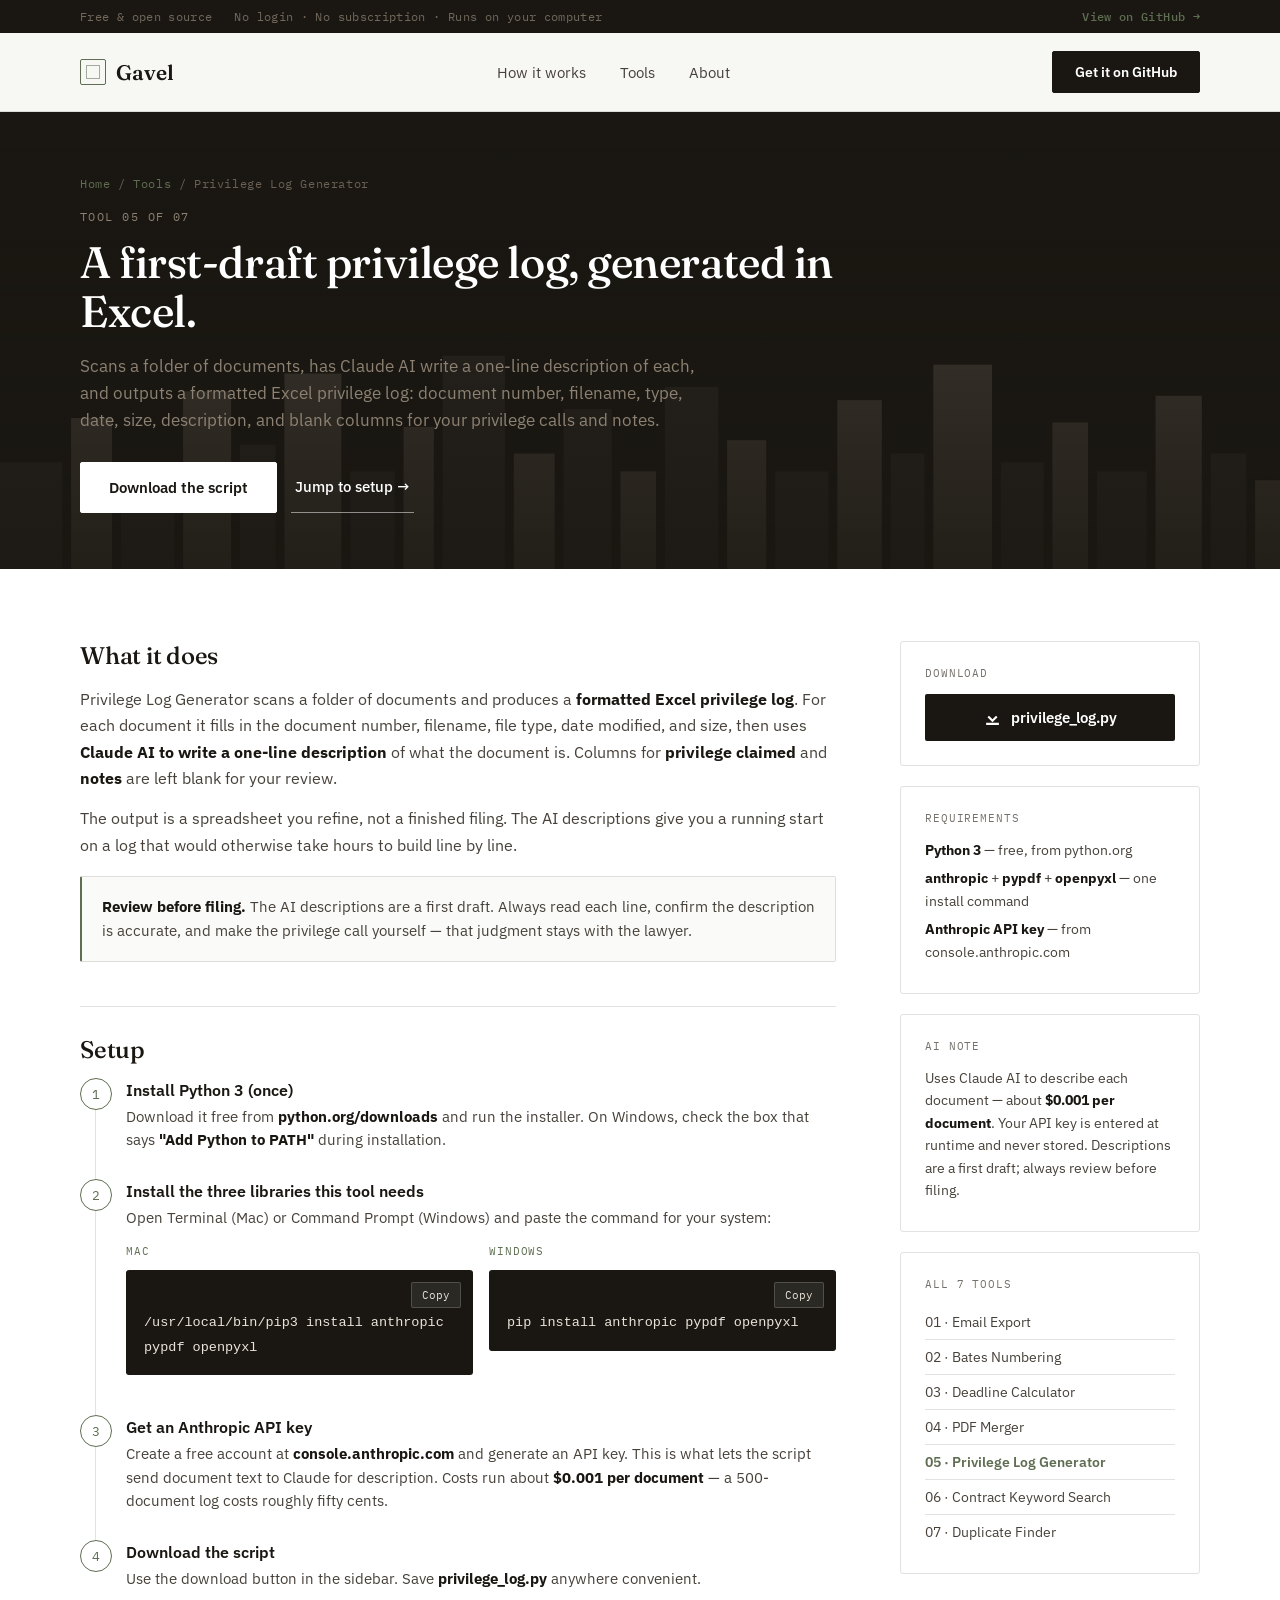
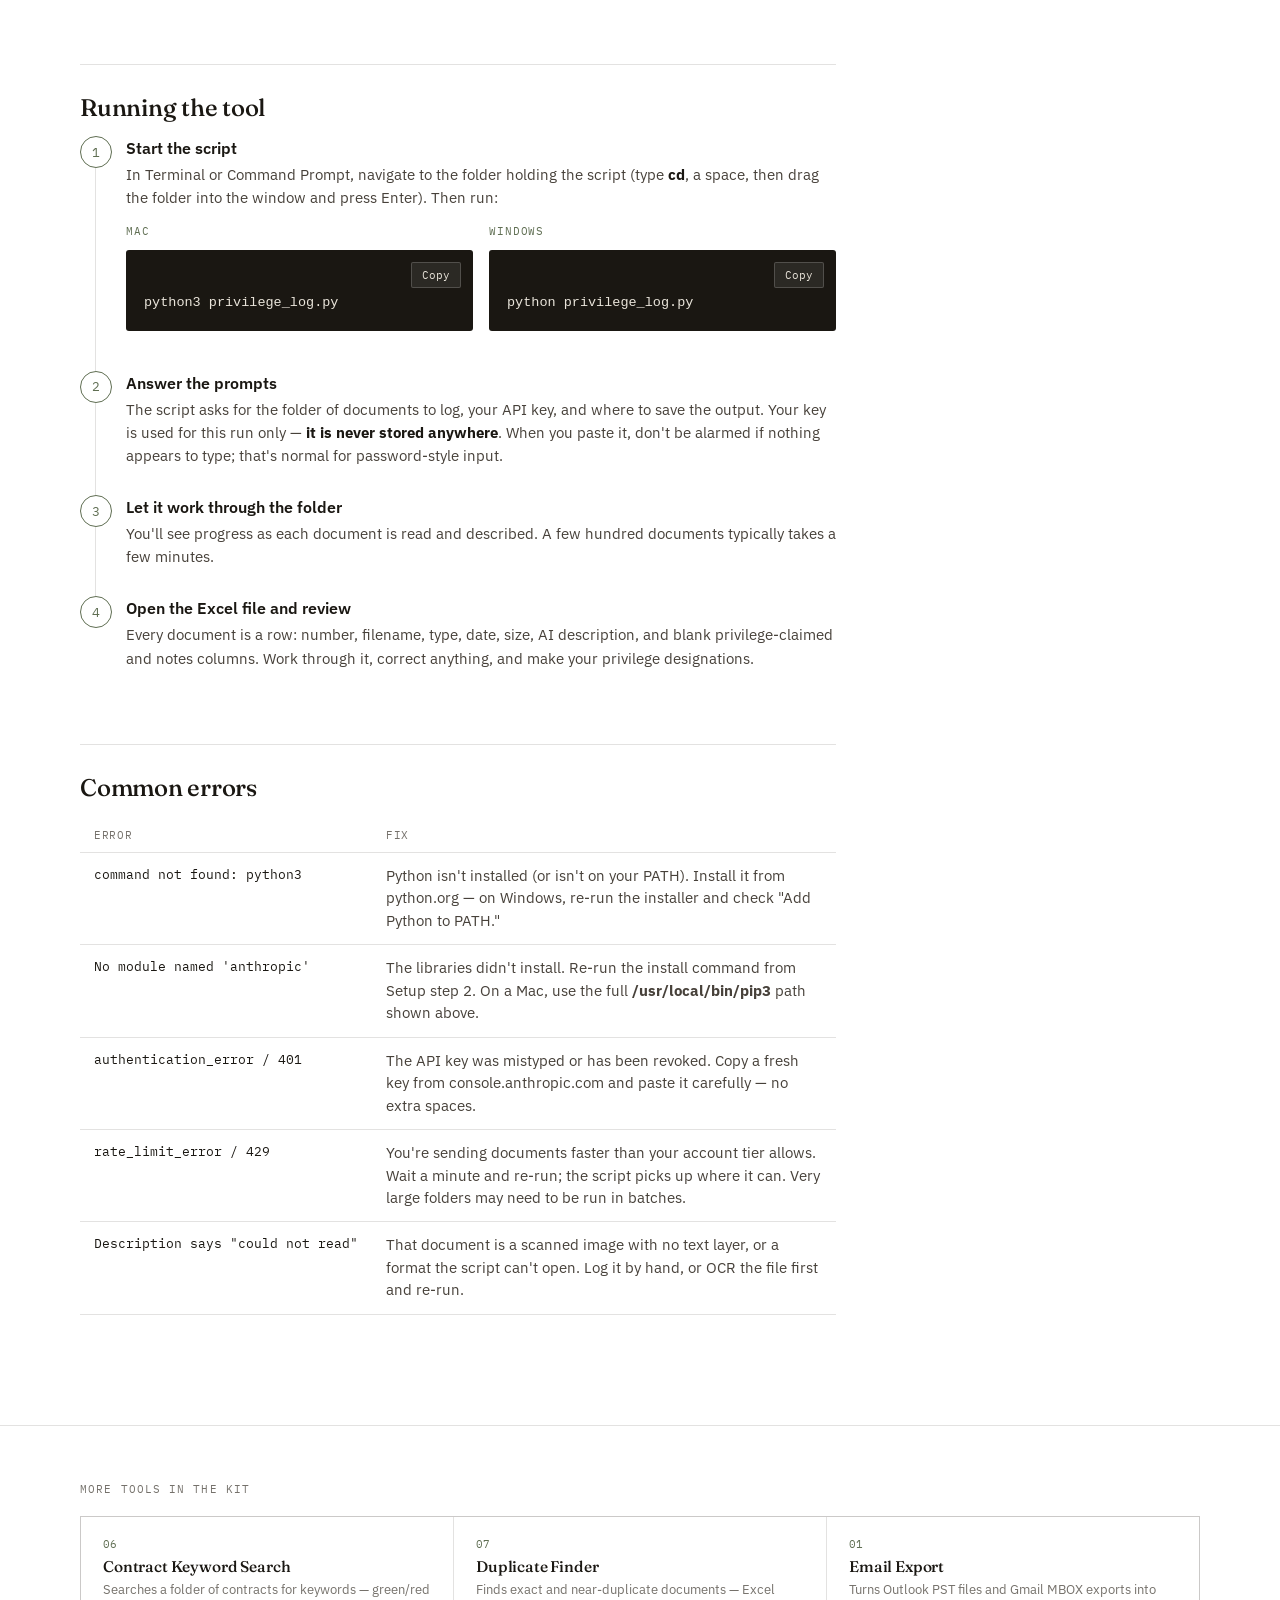
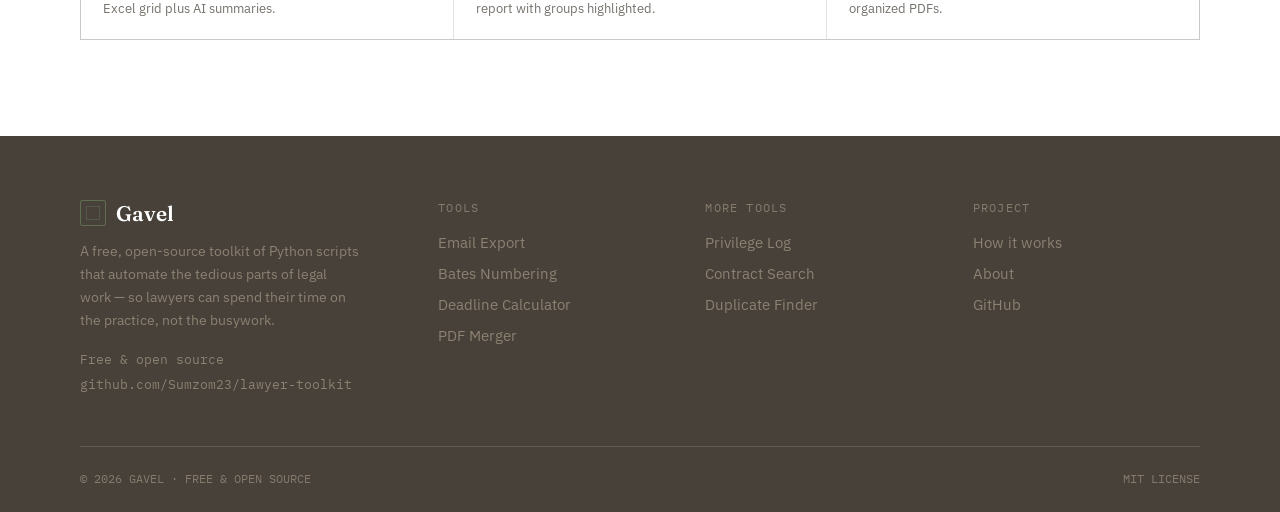
<file: tools/privilege-log.html>
<!DOCTYPE html>
<html lang="en">
<head>
<meta charset="UTF-8">
<meta name="viewport" content="width=device-width, initial-scale=1.0">
<title>Privilege Log Generator — Gavel Legal Toolkit</title>
<meta name="description" content="Scan a folder of documents and generate a formatted Excel privilege log with AI-written one-line descriptions. About $0.001 per document. Free script, runs locally.">
<link rel="preconnect" href="https://fonts.googleapis.com">
<link rel="preconnect" href="https://fonts.gstatic.com" crossorigin>
<link href="https://fonts.googleapis.com/css2?family=Fraunces:opsz,wght@9..144,300;9..144,400;9..144,500;9..144,600;9..144,700&family=Fraunces:ital,opsz,wght@1,9..144,400;1,9..144,500&family=IBM+Plex+Sans:wght@400;500;600;700&family=IBM+Plex+Mono:wght@400;500&display=swap" rel="stylesheet">
<link rel="stylesheet" href="shared.css">
</head>
<body>

<div class="topbar">
  <div class="wrap">
    <div class="tb-left">
      <span>Free &amp; open source</span>
      <span>No login · No subscription · Runs on your computer</span>
    </div>
    <a href="https://github.com/Sumzom23/lawyer-toolkit" class="tb-phone">View on GitHub →</a>
  </div>
</div>

<header>
  <nav>
    <a class="logo" href="../index.html"><span class="mark"></span>Gavel</a>
    <div class="nav-links nav-mobile-hide">
      <a href="../index.html#how">How it works</a>
      <a href="../index.html#tools">Tools</a>
      <a href="../about.html">About</a>
    </div>
    <div class="nav-right">
      <a href="https://github.com/Sumzom23/lawyer-toolkit" class="nav-cta">Get it on GitHub</a>
    </div>
  </nav>
</header>

<section class="page-hero">
  <svg class="skyline" viewBox="0 0 1440 260" preserveAspectRatio="none" xmlns="http://www.w3.org/2000/svg" aria-hidden="true">
    <rect x="0" y="140" width="70" height="120" fill="#47413A"/><rect x="80" y="90" width="46" height="170" fill="#8C8172"/>
    <rect x="136" y="160" width="60" height="100" fill="#47413A"/><rect x="206" y="60" width="54" height="200" fill="#8C8172"/>
    <rect x="270" y="120" width="40" height="140" fill="#47413A"/><rect x="320" y="40" width="64" height="220" fill="#8C8172"/>
    <rect x="394" y="150" width="50" height="110" fill="#47413A"/><rect x="454" y="100" width="34" height="160" fill="#8C8172"/>
    <rect x="498" y="20" width="70" height="240" fill="#47413A"/><rect x="578" y="130" width="46" height="130" fill="#8C8172"/>
    <rect x="634" y="80" width="54" height="180" fill="#47413A"/><rect x="698" y="150" width="40" height="110" fill="#8C8172"/>
    <rect x="748" y="55" width="60" height="205" fill="#47413A"/><rect x="818" y="115" width="44" height="145" fill="#8C8172"/>
    <rect x="872" y="150" width="60" height="110" fill="#47413A"/><rect x="942" y="70" width="50" height="190" fill="#8C8172"/>
    <rect x="1002" y="130" width="38" height="130" fill="#47413A"/><rect x="1050" y="30" width="66" height="230" fill="#8C8172"/>
    <rect x="1126" y="140" width="48" height="120" fill="#47413A"/><rect x="1184" y="95" width="40" height="165" fill="#8C8172"/>
    <rect x="1234" y="150" width="56" height="110" fill="#47413A"/><rect x="1300" y="65" width="52" height="195" fill="#8C8172"/>
    <rect x="1362" y="130" width="40" height="130" fill="#47413A"/><rect x="1412" y="160" width="28" height="100" fill="#8C8172"/>
  </svg>
  <div class="wrap">
    <div class="crumb"><a href="../index.html">Home</a> <span>/</span> <a href="../index.html#tools">Tools</a> <span>/ Privilege Log Generator</span></div>
    <div class="toolnum">Tool 05 of 07</div>
    <h1>A first-draft privilege log, generated in Excel.</h1>
    <p class="lede">Scans a folder of documents, has Claude AI write a one-line description of each, and outputs a formatted Excel privilege log: document number, filename, type, date, size, description, and blank columns for your privilege calls and notes.</p>
    <div class="hero-btns">
      <a class="btn-primary" href="https://raw.githubusercontent.com/Sumzom23/lawyer-toolkit/main/privilege-log/privilege_log.py" download>Download the script</a>
      <a class="btn-ghost-light" href="#" onclick="document.querySelectorAll('.doc h2')[1].scrollIntoView({behavior:'smooth'});return false;">Jump to setup →</a>
    </div>
  </div>
</section>

<section class="content">
  <div class="wrap">
    <div class="doc">
      <h2>What it does</h2>
      <p>Privilege Log Generator scans a folder of documents and produces a <b>formatted Excel privilege log</b>. For each document it fills in the document number, filename, file type, date modified, and size, then uses <b>Claude AI to write a one-line description</b> of what the document is. Columns for <b>privilege claimed</b> and <b>notes</b> are left blank for your review.</p>
      <p>The output is a spreadsheet you refine, not a finished filing. The AI descriptions give you a running start on a log that would otherwise take hours to build line by line.</p>
      <div class="callout"><b>Review before filing.</b> The AI descriptions are a first draft. Always read each line, confirm the description is accurate, and make the privilege call yourself — that judgment stays with the lawyer.</div>

      <h2>Setup</h2>
      <ol class="instructions">
        <li>
          <h4>Install Python 3 (once)</h4>
          <p>Download it free from <b>python.org/downloads</b> and run the installer. On Windows, check the box that says <b>"Add Python to PATH"</b> during installation.</p>
        </li>
        <li>
          <h4>Install the three libraries this tool needs</h4>
          <p>Open Terminal (Mac) or Command Prompt (Windows) and paste the command for your system:</p>
          <div class="os-grid">
  <div><div class="os-label">Mac</div><div class="code has-copy"><button class="copy-btn" onclick="copyCode(this)">Copy</button><code>/usr/local/bin/pip3 install anthropic pypdf openpyxl</code></div></div>
  <div><div class="os-label">Windows</div><div class="code has-copy"><button class="copy-btn" onclick="copyCode(this)">Copy</button><code>pip install anthropic pypdf openpyxl</code></div></div>
</div>
        </li>
        <li>
          <h4>Get an Anthropic API key</h4>
          <p>Create a free account at <b>console.anthropic.com</b> and generate an API key. This is what lets the script send document text to Claude for description. Costs run about <b>$0.001 per document</b> — a 500-document log costs roughly fifty cents.</p>
        </li>
        <li>
          <h4>Download the script</h4>
          <p>Use the download button in the sidebar. Save <b>privilege_log.py</b> anywhere convenient.</p>
        </li>
      </ol>

      <h2>Running the tool</h2>
      <ol class="instructions">
        <li>
          <h4>Start the script</h4>
          <p>In Terminal or Command Prompt, navigate to the folder holding the script (type <b>cd</b>, a space, then drag the folder into the window and press Enter). Then run:</p>
          <div class="os-grid">
  <div><div class="os-label">Mac</div><div class="code has-copy"><button class="copy-btn" onclick="copyCode(this)">Copy</button><code>python3 privilege_log.py</code></div></div>
  <div><div class="os-label">Windows</div><div class="code has-copy"><button class="copy-btn" onclick="copyCode(this)">Copy</button><code>python privilege_log.py</code></div></div>
</div>
        </li>
        <li>
          <h4>Answer the prompts</h4>
          <p>The script asks for the folder of documents to log, your API key, and where to save the output. Your key is used for this run only — <b>it is never stored anywhere</b>. When you paste it, don't be alarmed if nothing appears to type; that's normal for password-style input.</p>
        </li>
        <li>
          <h4>Let it work through the folder</h4>
          <p>You'll see progress as each document is read and described. A few hundred documents typically takes a few minutes.</p>
        </li>
        <li>
          <h4>Open the Excel file and review</h4>
          <p>Every document is a row: number, filename, type, date, size, AI description, and blank privilege-claimed and notes columns. Work through it, correct anything, and make your privilege designations.</p>
        </li>
      </ol>

      <h2>Common errors</h2>
      <table class="errors">
        <tr><th>Error</th><th>Fix</th></tr>
        <tr><td class="err">command not found: python3</td><td>Python isn't installed (or isn't on your PATH). Install it from python.org — on Windows, re-run the installer and check "Add Python to PATH."</td></tr>
        <tr><td class="err">No module named 'anthropic'</td><td>The libraries didn't install. Re-run the install command from Setup step 2. On a Mac, use the full <b>/usr/local/bin/pip3</b> path shown above.</td></tr>
        <tr><td class="err">authentication_error / 401</td><td>The API key was mistyped or has been revoked. Copy a fresh key from console.anthropic.com and paste it carefully — no extra spaces.</td></tr>
        <tr><td class="err">rate_limit_error / 429</td><td>You're sending documents faster than your account tier allows. Wait a minute and re-run; the script picks up where it can. Very large folders may need to be run in batches.</td></tr>
        <tr><td class="err">Description says "could not read"</td><td>That document is a scanned image with no text layer, or a format the script can't open. Log it by hand, or OCR the file first and re-run.</td></tr>
      </table>
    </div>

    <aside class="sidebar">
      <div class="side-card">
        <h4>Download</h4>
        <a class="btn-download" href="https://raw.githubusercontent.com/Sumzom23/lawyer-toolkit/main/privilege-log/privilege_log.py" download><svg viewBox="0 0 16 16" aria-hidden="true"><path d="M8 1v8.6L4.7 6.3 3.3 7.7 8 12.4l4.7-4.7-1.4-1.4L8 9.6V1H8zM2 13h12v2H2v-2z"/></svg> privilege_log.py</a>
      </div>
      <div class="side-card">
        <h4>Requirements</h4>
        <p class="req"><b>Python 3</b> — free, from python.org</p>
        <p class="req"><b>anthropic</b> + <b>pypdf</b> + <b>openpyxl</b> — one install command</p>
        <p class="req"><b>Anthropic API key</b> — from console.anthropic.com</p>
      </div>
      <div class="side-card">
        <h4>AI note</h4>
        <p class="req">Uses Claude AI to describe each document — about <b>$0.001 per document</b>. Your API key is entered at runtime and never stored. Descriptions are a first draft; always review before filing.</p>
      </div>
      <div class="side-card">
        <h4>All 7 tools</h4>
        <div class="side-links">
          <a href="email-export.html">01 · Email Export</a>
          <a href="bates-numbering.html">02 · Bates Numbering</a>
          <a href="deadline-calculator.html">03 · Deadline Calculator</a>
          <a href="pdf-merger.html">04 · PDF Merger</a>
          <a href="privilege-log.html" class="current">05 · Privilege Log Generator</a>
          <a href="contract-search.html">06 · Contract Keyword Search</a>
          <a href="duplicate-finder.html">07 · Duplicate Finder</a>
        </div>
      </div>
    </aside>
  </div>
</section>

<section class="more-tools">
  <div class="wrap">
    <h4>More tools in the kit</h4>
    <div class="mt-grid">
      <a href="contract-search.html">
        <div class="tnum">06</div>
        <h3>Contract Keyword Search</h3>
        <p>Searches a folder of contracts for keywords — green/red Excel grid plus AI summaries.</p>
      </a>
      <a href="duplicate-finder.html">
        <div class="tnum">07</div>
        <h3>Duplicate Finder</h3>
        <p>Finds exact and near-duplicate documents — Excel report with groups highlighted.</p>
      </a>
      <a href="email-export.html">
        <div class="tnum">01</div>
        <h3>Email Export</h3>
        <p>Turns Outlook PST files and Gmail MBOX exports into organized PDFs.</p>
      </a>
    </div>
  </div>
  <div style="height:96px;"></div>
</section>

<footer>
  <div class="wrap">
    <div class="foot-grid">
      <div>
        <div class="logo"><span class="mark"></span>Gavel</div>
        <p class="foot-about">A free, open-source toolkit of Python scripts that automate the tedious parts of legal work — so lawyers can spend their time on the practice, not the busywork.</p>
        <div class="foot-contact">
          Free &amp; open source<br>
          github.com/Sumzom23/lawyer-toolkit
        </div>
      </div>
      <div class="foot-col">
        <h4>Tools</h4>
        <a href="email-export.html">Email Export</a>
        <a href="bates-numbering.html">Bates Numbering</a>
        <a href="deadline-calculator.html">Deadline Calculator</a>
        <a href="pdf-merger.html">PDF Merger</a>
      </div>
      <div class="foot-col">
        <h4>More tools</h4>
        <a href="privilege-log.html">Privilege Log</a>
        <a href="contract-search.html">Contract Search</a>
        <a href="duplicate-finder.html">Duplicate Finder</a>
      </div>
      <div class="foot-col">
        <h4>Project</h4>
        <a href="../index.html#how">How it works</a>
        <a href="../about.html">About</a>
        <a href="https://github.com/Sumzom23/lawyer-toolkit">GitHub</a>
      </div>
    </div>
    <div class="foot-bottom">
      <span>© 2026 GAVEL · FREE &amp; OPEN SOURCE</span>
      <span>MIT LICENSE</span>
    </div>
  </div>
</footer>

<script>
function copyCode(btn) {
  var c = btn.parentElement.querySelector('code');
  var t = c ? c.innerText : btn.parentElement.innerText.replace('Copy','').replace('Copied!','').trim();
  navigator.clipboard.writeText(t).then(() => {
    btn.textContent = 'Copied!';
    setTimeout(() => btn.textContent = 'Copy', 1600);
  });
}
</script>

</body>
</html>
</file>
<file: tools/shared.css>
/* ============================================================
   GAVEL — shared.css
   Shared stylesheet for all tool pages (/tools/*.html)
   Extracted from index.html — keep in sync with the homepage.
   ============================================================ */

:root{
  --ink:#1A1712;
  --ink-2:#47413A;
  --paper:#FFFFFF;
  --paper-2:#FFFFFF;
  --line:rgba(71,65,58,0.15);
  --line-dark:rgba(255,255,255,0.14);
  --brass:#47413A;
  --brass-light:#8C8172;
  --slate:#47413A;
  --slate-soft:rgba(71,65,58,0.75);
  --oxblood:#47413A;
  --white:#FFFFFF;
  --green:#5F6E52;
  --sage:#5F6E52;
}

*{box-sizing:border-box; margin:0; padding:0;}
html{scroll-behavior:smooth;}
body{
  background:var(--paper);
  color:var(--slate);
  font-family:'IBM Plex Sans', sans-serif;
  -webkit-font-smoothing:antialiased;
  overflow-x:hidden;
}
@media (prefers-reduced-motion: reduce){
  *{animation-duration:0.01ms !important; animation-iteration-count:1 !important; transition-duration:0.01ms !important;}
}

h1,h2,h3{
  font-family:'Fraunces', serif;
  font-weight:500;
  color:var(--ink);
  letter-spacing:-0.01em;
}
a{color:inherit; text-decoration:none;}
.mono{font-family:'IBM Plex Mono', monospace; letter-spacing:0.02em;}
.wrap{max-width:1200px; margin:0 auto; padding:0 40px;}
ul{list-style:none;}

/* ---------- TOP UTILITY BAR ---------- */
.topbar{
  background:var(--ink); color:rgba(140,129,114,0.9);
  font-family:'IBM Plex Mono', monospace; font-size:12px; letter-spacing:0.03em;
}
.topbar .wrap{
  display:flex; justify-content:space-between; align-items:center; padding:9px 40px;
}
.topbar .tb-left{display:flex; gap:22px;}
.topbar .tb-left span{opacity:0.85;}
.topbar a.tb-phone{color:var(--sage); font-weight:500;}
@media (max-width:700px){
  .topbar .tb-left{display:none;}
  .topbar .wrap{justify-content:center;}
}

/* ---------- NAV ---------- */
header{
  position:sticky; top:0; z-index:50;
  background:rgba(247,247,244,0.92);
  backdrop-filter:blur(10px);
  border-bottom:1px solid var(--line);
}
nav{
  display:flex; align-items:center; justify-content:space-between;
  padding:18px 40px;
  max-width:1200px; margin:0 auto;
}
.logo{
  display:flex; align-items:center; gap:10px;
  font-family:'Fraunces', serif; font-weight:600; font-size:21px; color:var(--ink);
}
.logo .mark{
  width:26px; height:26px; border:1.5px solid var(--sage); border-radius:2px;
  position:relative; flex-shrink:0;
}
.logo .mark::before{
  content:''; position:absolute; top:5px; left:5px; right:5px; bottom:5px;
  border:1px solid var(--sage); opacity:0.55;
}
.nav-links{display:flex; gap:34px; font-size:14.5px; color:var(--slate);}
.nav-links a{position:relative; padding:4px 0; transition:color 0.2s;}
.nav-links a:hover{color:var(--ink);}
.nav-links a::after{
  content:''; position:absolute; left:0; right:0; bottom:0; height:1px;
  background:var(--sage); transform:scaleX(0); transform-origin:left; transition:transform 0.25s ease;
}
.nav-links a:hover::after{transform:scaleX(1);}
.nav-right{display:flex; align-items:center; gap:20px;}
.nav-phone{font-family:'IBM Plex Mono', monospace; font-size:13.5px; color:var(--ink); font-weight:500;}
.nav-cta{
  font-size:14px; font-weight:600; color:var(--paper);
  background:var(--ink); padding:11px 22px; border-radius:2px;
  border:1px solid var(--ink); transition:background 0.2s, color 0.2s;
}
.nav-cta:hover{background:var(--ink-2);}
.nav-mobile-hide{display:flex;}
@media (max-width:900px){
  .nav-mobile-hide{display:none;}
}

/* ---------- EYEBROW ---------- */
.eyebrow{
  display:inline-flex; align-items:center; gap:10px;
  font-family:'IBM Plex Mono', monospace; font-size:12px; letter-spacing:0.14em;
  color:var(--brass-light); text-transform:uppercase; margin-bottom:22px;
}
.eyebrow::before{content:''; width:22px; height:1px; background:var(--sage);}
.eyebrow.dark{color:var(--brass);}
.eyebrow.dark::before{background:var(--sage);}

/* ---------- SKYLINE (page hero backdrop) ---------- */
.skyline{
  position:absolute; left:0; right:0; bottom:0; z-index:1; opacity:0.9;
  pointer-events:none;
}

/* ---------- FOOTER ---------- */
footer{background:var(--ink-2); color:#8C8172; padding:64px 0 32px;}
.foot-grid{display:grid; grid-template-columns:1.4fr 1fr 1fr 1fr; gap:40px; margin-bottom:48px;}
.foot-grid .logo{color:var(--paper); margin-bottom:14px;}
.foot-grid .logo .mark{border-color:var(--sage);}
.foot-grid .logo .mark::before{border-color:var(--sage);}
.foot-about{font-size:14px; line-height:1.65; color:#8C8172; max-width:280px;}
.foot-contact{margin-top:16px; font-family:'IBM Plex Mono', monospace; font-size:13px; color:#8C8172; line-height:1.9;}
.foot-col h4{
  font-family:'IBM Plex Mono', monospace; font-size:12px; letter-spacing:0.1em; text-transform:uppercase;
  color:rgba(140,129,114,0.9); margin-bottom:18px; font-weight:400;
}
.foot-col a{display:block; font-size:14.5px; color:#8C8172; margin-bottom:12px; transition:color 0.2s;}
.foot-col a:hover{color:var(--paper);}
.foot-bottom{
  border-top:1px solid rgba(255,255,255,0.12); padding-top:24px;
  display:flex; justify-content:space-between; flex-wrap:wrap; gap:12px;
  font-size:12px; color:rgba(140,129,114,0.9); font-family:'IBM Plex Mono', monospace;
}
@media (max-width:820px){ .foot-grid{grid-template-columns:1fr 1fr;} }
@media (max-width:560px){
  .wrap{padding:0 22px;}
  .foot-grid{grid-template-columns:1fr;}
}

/* ================= TOOL / CONTENT PAGE STYLES ================= */
.page-hero{
  background:var(--ink); color:var(--paper); padding:64px 0 56px; position:relative; overflow:hidden;
}
.page-hero::after{
  content:''; position:absolute; inset:0; z-index:1;
  background:linear-gradient(180deg, rgba(26,23,18,0.55) 0%, rgba(26,23,18,0.78) 60%, rgba(26,23,18,0.92) 100%);
}
.page-hero .wrap{position:relative; z-index:2;}
.crumb{
  font-family:'IBM Plex Mono', monospace; font-size:12px; letter-spacing:0.05em; color:var(--sage); margin-bottom:18px;
}
.crumb a{color:var(--sage);}
.crumb span{color:rgba(140,129,114,0.7);}
.page-hero .toolnum{
  font-family:'IBM Plex Mono', monospace; font-size:12px; letter-spacing:0.12em; color:var(--brass-light); text-transform:uppercase; margin-bottom:14px;
}
.page-hero h1{
  font-size:clamp(30px,3.6vw,44px); line-height:1.12; color:var(--white); margin-bottom:16px; max-width:760px;
}
.page-hero .lede{
  font-size:17px; line-height:1.6; color:#8C8172; max-width:620px;
}
.page-hero .hero-btns{margin-top:28px; display:flex; gap:14px; flex-wrap:wrap;}

/* hero buttons */
.btn-primary{
  background:var(--white); color:var(--ink); padding:15px 28px;
  font-size:14.5px; font-weight:600; border-radius:2px;
  border:1px solid var(--white); transition:transform 0.2s ease, background 0.2s;
  display:inline-block;
}
.btn-primary:hover{background:var(--sage); border-color:var(--sage); color:var(--white); transform:translateY(-1px);}
.btn-ghost-light{
  padding:15px 4px; font-size:14.5px; font-weight:500; color:var(--white);
  border-bottom:1px solid rgba(255,255,255,0.5);
}

/* content layout */
.content{padding:72px 0 96px;}
.content .wrap{display:grid; grid-template-columns:1fr 300px; gap:64px; align-items:start;}
@media (max-width:900px){ .content .wrap{grid-template-columns:1fr; gap:40px;} }

.doc h2{
  font-size:24px; margin:44px 0 16px; padding-top:28px; border-top:1px solid var(--line);
}
.doc h2:first-child{margin-top:0; padding-top:0; border-top:none;}
.doc h3{font-size:17px; margin:26px 0 10px; font-weight:600;}
.doc p{font-size:15.5px; line-height:1.7; color:var(--slate); margin-bottom:14px;}
.doc p b{color:var(--ink);}
.doc .plain{font-size:15.5px; line-height:1.7; color:var(--slate);}

.callout{
  background:#FAFAF8; border:1px solid var(--line); border-left:2px solid var(--sage);
  padding:18px 20px; border-radius:2px; margin:18px 0; font-size:14.5px; line-height:1.65; color:var(--slate);
}
.callout b{color:var(--ink);}

/* numbered instruction steps */
ol.instructions{counter-reset:step; margin:8px 0 8px; padding:0;}
ol.instructions li{
  list-style:none; position:relative; padding:0 0 22px 46px; counter-increment:step;
}
ol.instructions li::before{
  content:counter(step); position:absolute; left:0; top:-2px;
  width:30px; height:30px; border-radius:50%; border:1.5px solid var(--sage); color:var(--sage);
  display:flex; align-items:center; justify-content:center; font-family:'IBM Plex Mono', monospace; font-size:13px;
}
ol.instructions li::after{
  content:''; position:absolute; left:15px; top:30px; bottom:2px; width:1px; background:var(--line);
}
ol.instructions li:last-child::after{display:none;}
ol.instructions li h4{font-family:'IBM Plex Sans', sans-serif; font-size:15.5px; color:var(--ink); font-weight:600; margin-bottom:5px;}
ol.instructions li p{font-size:14.5px; line-height:1.6; color:var(--slate); margin-bottom:8px;}

/* code / command box */
.code{
  position:relative; background:var(--ink); border-radius:3px; padding:16px 18px; margin:12px 0 6px;
  font-family:'IBM Plex Mono', monospace; font-size:13.5px; line-height:1.7; color:#E9E4DA; overflow-x:auto;
}
.code .cmt{color:#8C8172;}
.code .tab{
  display:inline-block; font-family:'IBM Plex Mono', monospace; font-size:10px; letter-spacing:0.08em; text-transform:uppercase;
  color:var(--sage); border:1px solid rgba(95,110,82,0.5); border-radius:2px; padding:2px 7px; margin-bottom:10px;
}
.copy-btn{
  position:absolute; top:12px; right:12px; background:rgba(255,255,255,0.08); color:#E9E4DA; border:1px solid rgba(255,255,255,0.18);
  border-radius:2px; font-family:'IBM Plex Mono', monospace; font-size:11px; padding:5px 10px; cursor:pointer; transition:background 0.15s;
}
.copy-btn:hover{background:rgba(255,255,255,0.16);}
.code.has-copy{padding-top:40px;}

/* two-column os commands */
.os-grid{display:grid; grid-template-columns:1fr 1fr; gap:16px; margin:14px 0;}
@media (max-width:640px){ .os-grid{grid-template-columns:1fr;} }
.os-label{font-family:'IBM Plex Mono', monospace; font-size:11px; letter-spacing:0.08em; text-transform:uppercase; color:var(--sage); margin-bottom:6px;}

/* errors table */
table.errors{width:100%; border-collapse:collapse; margin:14px 0; font-size:14.5px;}
table.errors th{
  text-align:left; font-family:'IBM Plex Mono', monospace; font-size:11px; letter-spacing:0.06em; text-transform:uppercase;
  color:var(--slate-soft); font-weight:400; padding:10px 14px; border-bottom:1px solid var(--line);
}
table.errors td{padding:12px 14px; border-bottom:1px solid var(--line); vertical-align:top; line-height:1.55; color:var(--slate);}
table.errors td.err{font-family:'IBM Plex Mono', monospace; font-size:12.5px; color:var(--ink); white-space:nowrap;}
@media (max-width:640px){ table.errors td.err{white-space:normal;} }

/* sidebar */
.sidebar{position:sticky; top:88px;}
.side-card{border:1px solid var(--line); border-radius:3px; padding:24px; margin-bottom:20px;}
.side-card h4{font-family:'IBM Plex Mono', monospace; font-size:11px; letter-spacing:0.08em; text-transform:uppercase; color:var(--slate-soft); margin-bottom:14px; font-weight:400;}
.side-card .req{font-size:14px; line-height:1.6; color:var(--slate); margin-bottom:6px;}
.side-card .req b{color:var(--ink);}
.btn-download{
  width:100%; background:var(--ink); color:var(--paper); padding:14px; border-radius:2px; text-align:center;
  font-size:14.5px; font-weight:600; display:flex; align-items:center; justify-content:center; gap:10px; transition:background 0.2s;
}
.btn-download:hover{background:var(--sage);}
.btn-download svg{width:17px; height:17px; fill:currentColor;}
.btn-download + .btn-download{margin-top:10px;}
.side-links a{display:block; font-size:14px; color:var(--slate); padding:8px 0; border-bottom:1px solid var(--line); transition:color 0.18s;}
.side-links a:last-child{border-bottom:none;}
.side-links a:hover{color:var(--sage);}
.side-links a.current{color:var(--sage); font-weight:600;}

/* other-tools nav strip at bottom of tool pages */
.more-tools{border-top:1px solid var(--line); padding:56px 0 0;}
.more-tools h4{font-family:'IBM Plex Mono', monospace; font-size:11px; letter-spacing:0.1em; text-transform:uppercase; color:var(--slate-soft); margin-bottom:20px; font-weight:400;}
.mt-grid{display:grid; grid-template-columns:repeat(3,1fr); gap:1px; background:var(--line); border:1px solid var(--line);}
@media (max-width:820px){ .mt-grid{grid-template-columns:1fr;} }
.mt-grid a{background:var(--paper); padding:20px 22px; transition:background 0.15s; display:block;}
.mt-grid a:hover{background:#FAFAF8;}
.mt-grid .tnum{font-family:'IBM Plex Mono', monospace; font-size:11px; color:var(--sage); margin-bottom:6px;}
.mt-grid h3{font-size:15.5px; font-weight:500; margin-bottom:4px;}
.mt-grid p{font-size:13px; color:var(--slate-soft); line-height:1.5;}

/* deadline calculator tool */
.calc-wrap{max-width:900px;}
.calc-panel{border:1px solid var(--line); border-radius:3px; padding:28px; margin-bottom:28px; background:#FAFAF8;}
.calc-row{display:grid; grid-template-columns:1fr 1fr; gap:20px;}
@media (max-width:640px){ .calc-row{grid-template-columns:1fr;} }
.calc-field label{display:block; font-family:'IBM Plex Mono', monospace; font-size:11px; letter-spacing:0.05em; text-transform:uppercase; color:var(--slate-soft); margin-bottom:7px;}
.calc-field input, .calc-field select{
  width:100%; border:1px solid var(--line); border-radius:2px; padding:12px; font-family:'IBM Plex Sans', sans-serif; font-size:15px; background:var(--white); color:var(--ink);
}
.calc-field input:focus, .calc-field select:focus{outline:2px solid var(--sage); outline-offset:1px; border-color:var(--sage);}
.calc-actions{margin-top:22px; display:flex; gap:14px; flex-wrap:wrap; align-items:center;}
.btn-calc{background:var(--ink); color:var(--paper); border:none; border-radius:2px; padding:13px 26px; font-size:14.5px; font-weight:600; cursor:pointer; transition:background 0.2s; font-family:'IBM Plex Sans', sans-serif;}
.btn-calc:hover{background:var(--sage);}
.btn-calc.secondary{background:transparent; color:var(--ink); border:1px solid var(--line);}
.btn-calc.secondary:hover{background:var(--white); border-color:var(--sage); color:var(--sage);}
.rules-note{font-size:13px; color:var(--slate-soft); margin-top:14px; line-height:1.5;}
.results-table{width:100%; border-collapse:collapse; margin-top:8px; font-size:14.5px;}
.results-table th{text-align:left; font-family:'IBM Plex Mono', monospace; font-size:11px; letter-spacing:0.06em; text-transform:uppercase; color:var(--slate-soft); font-weight:400; padding:12px 14px; border-bottom:1px solid var(--line);}
.results-table td{padding:13px 14px; border-bottom:1px solid var(--line); color:var(--slate); line-height:1.5;}
.results-table td.date{font-family:'IBM Plex Mono', monospace; font-size:13.5px; color:var(--ink); white-space:nowrap;}
.results-table tr.weekend-adj td.date{color:var(--sage);}
.results-table .adjnote{font-family:'IBM Plex Mono', monospace; font-size:11px; color:var(--sage); display:block; margin-top:3px;}
.empty-state{text-align:center; padding:48px 20px; color:var(--slate-soft); font-size:15px;}
#resultsCard{display:none;}
</file>
